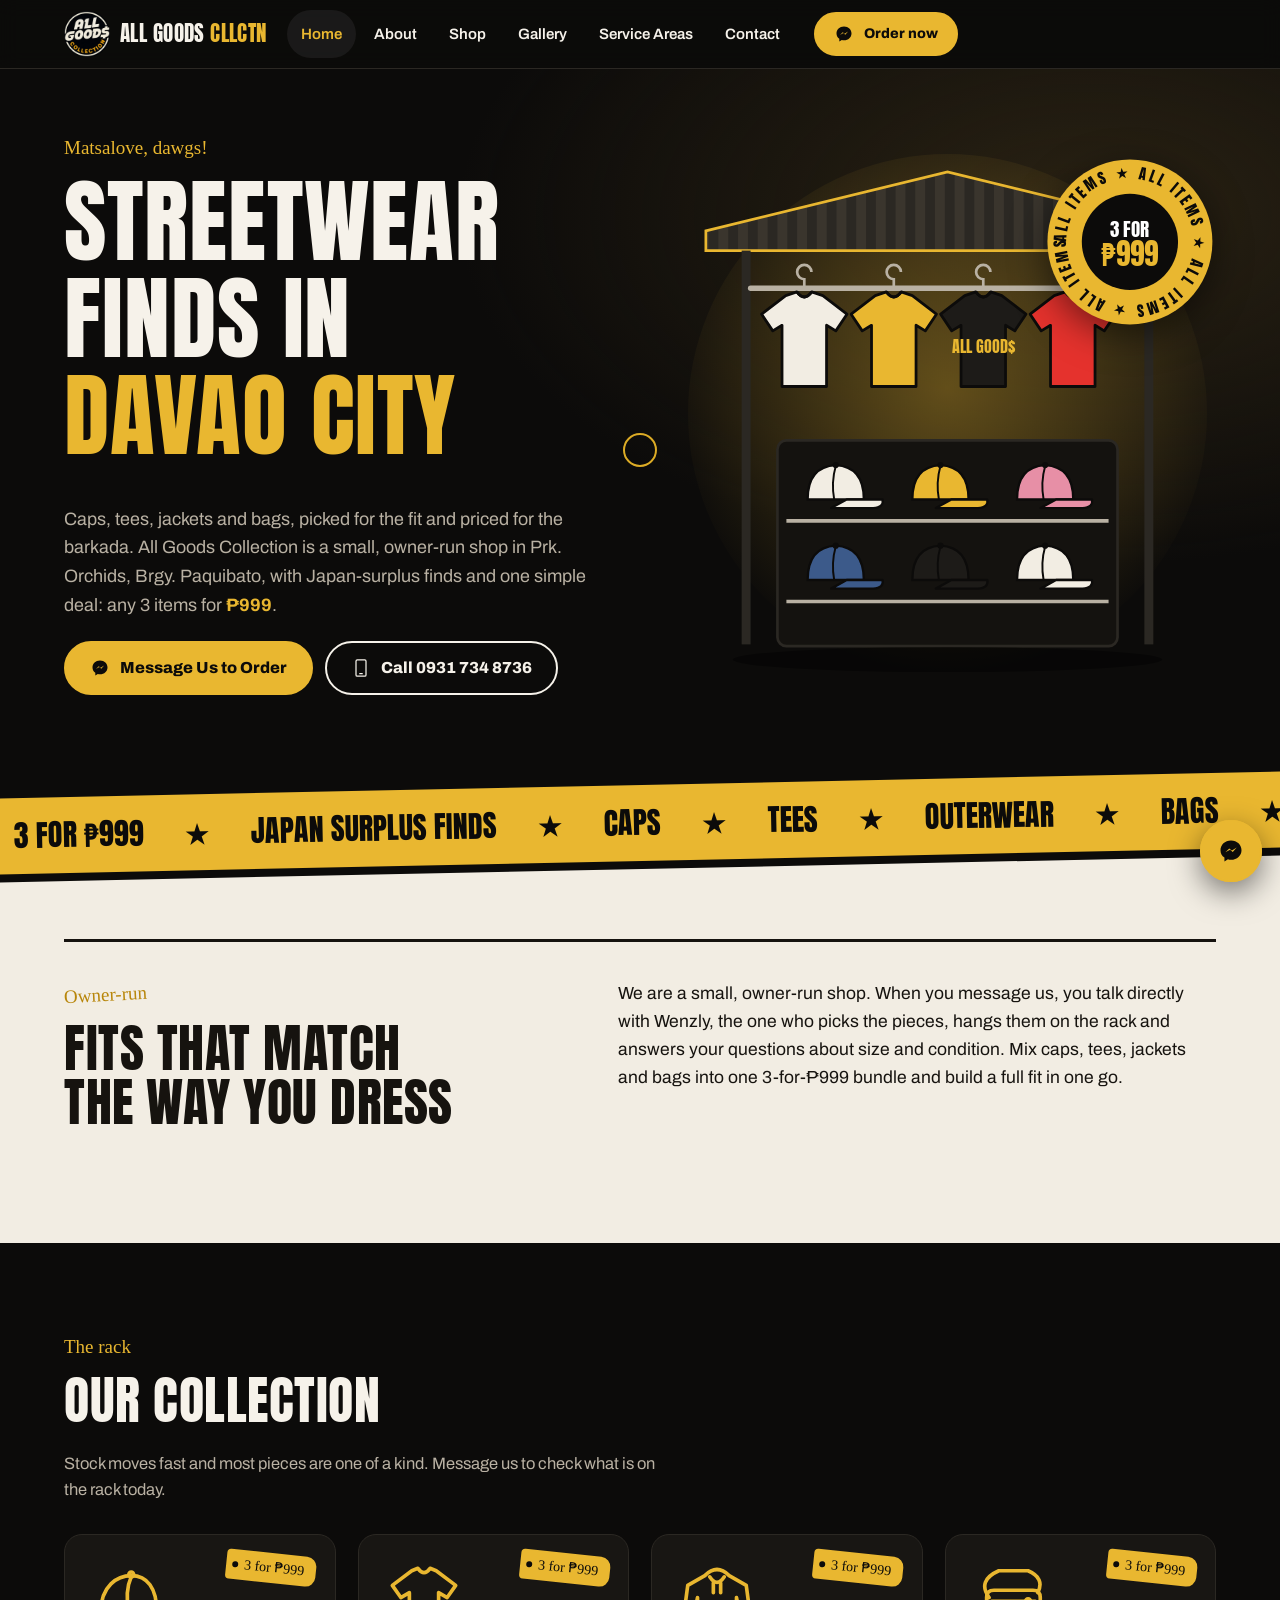
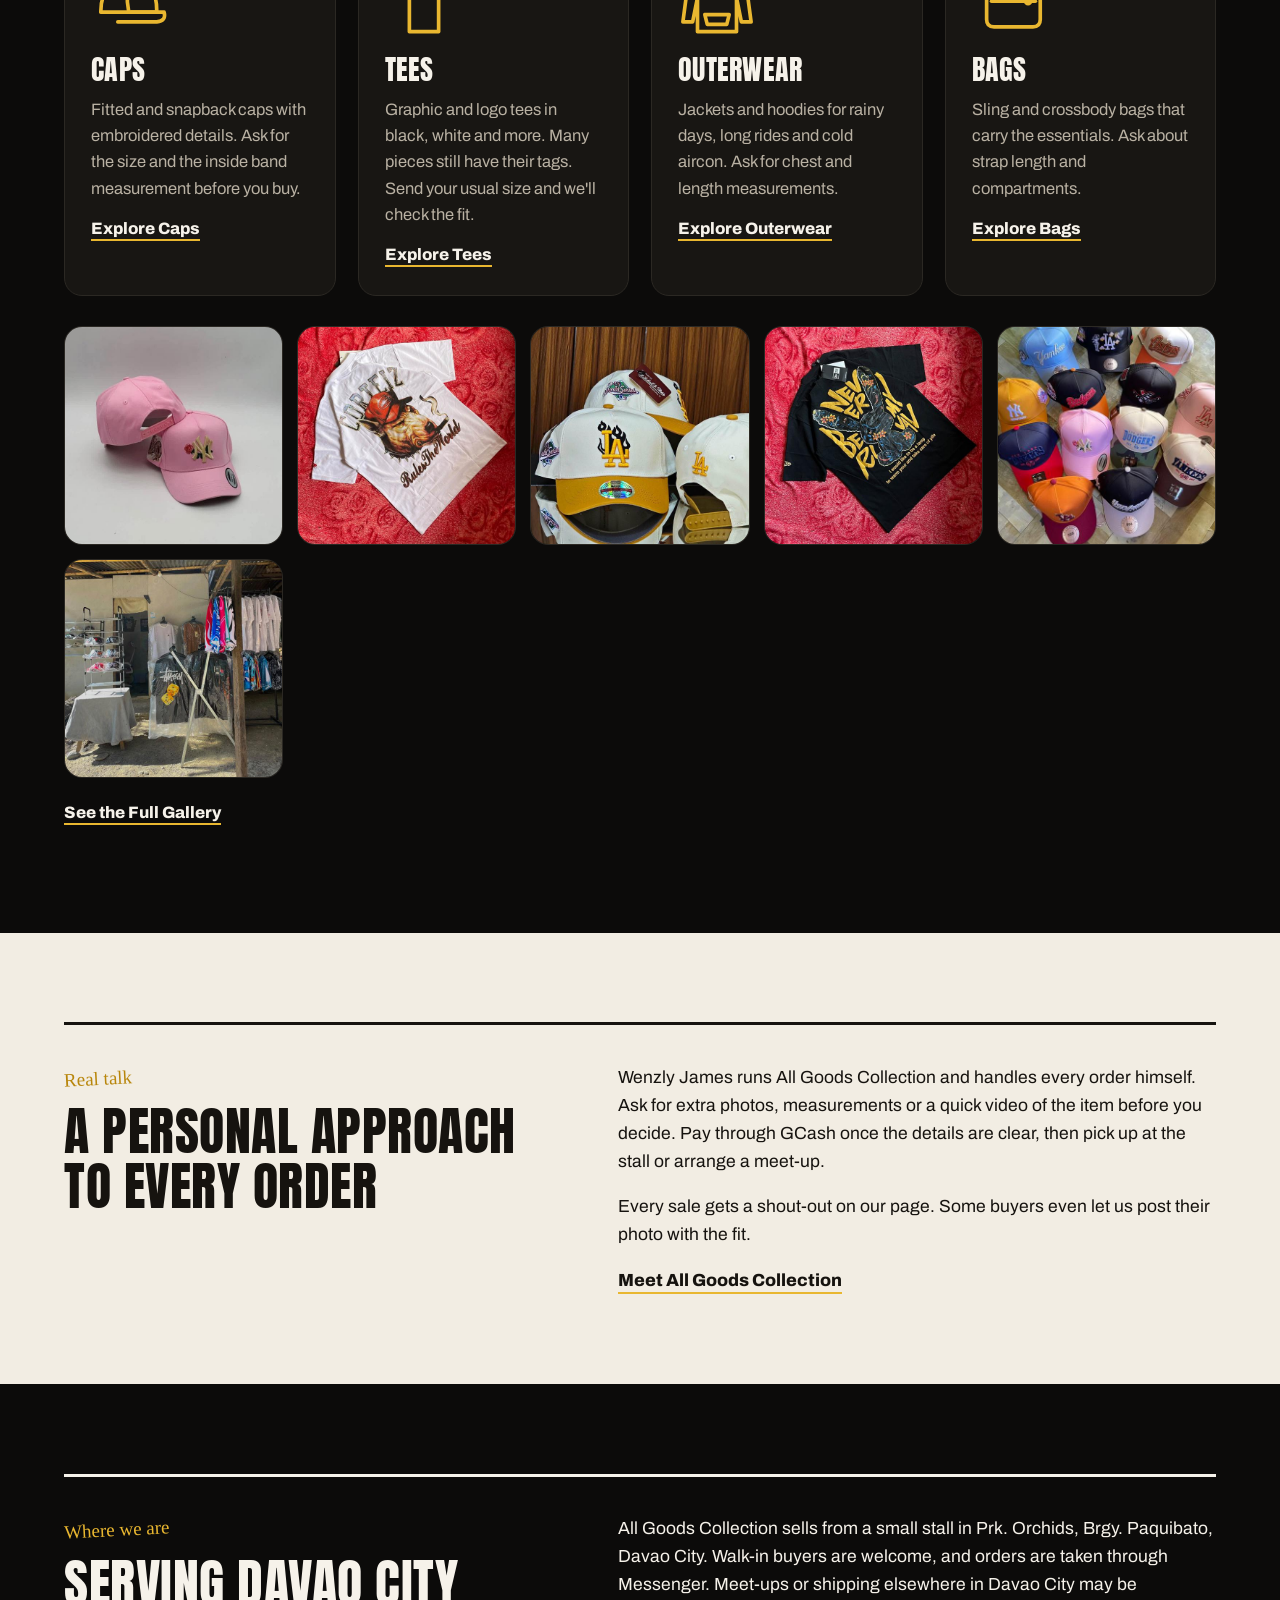
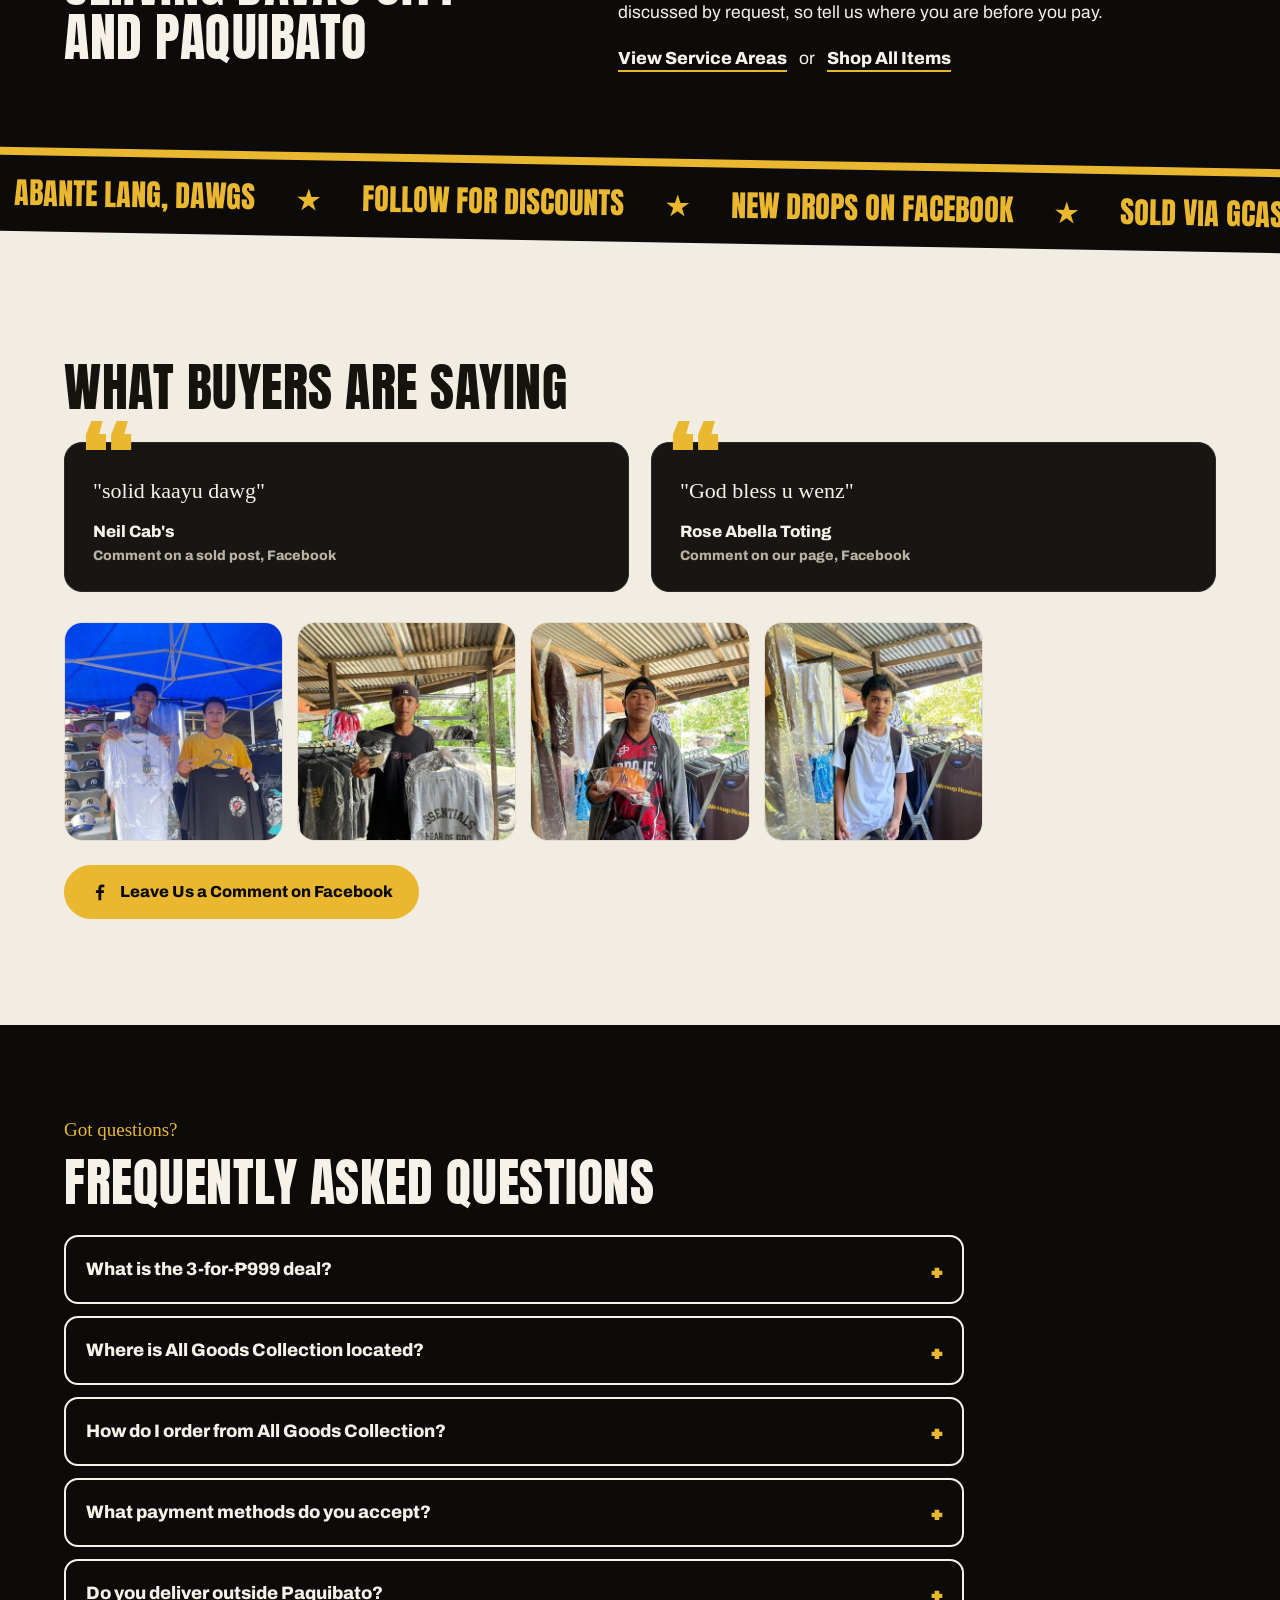
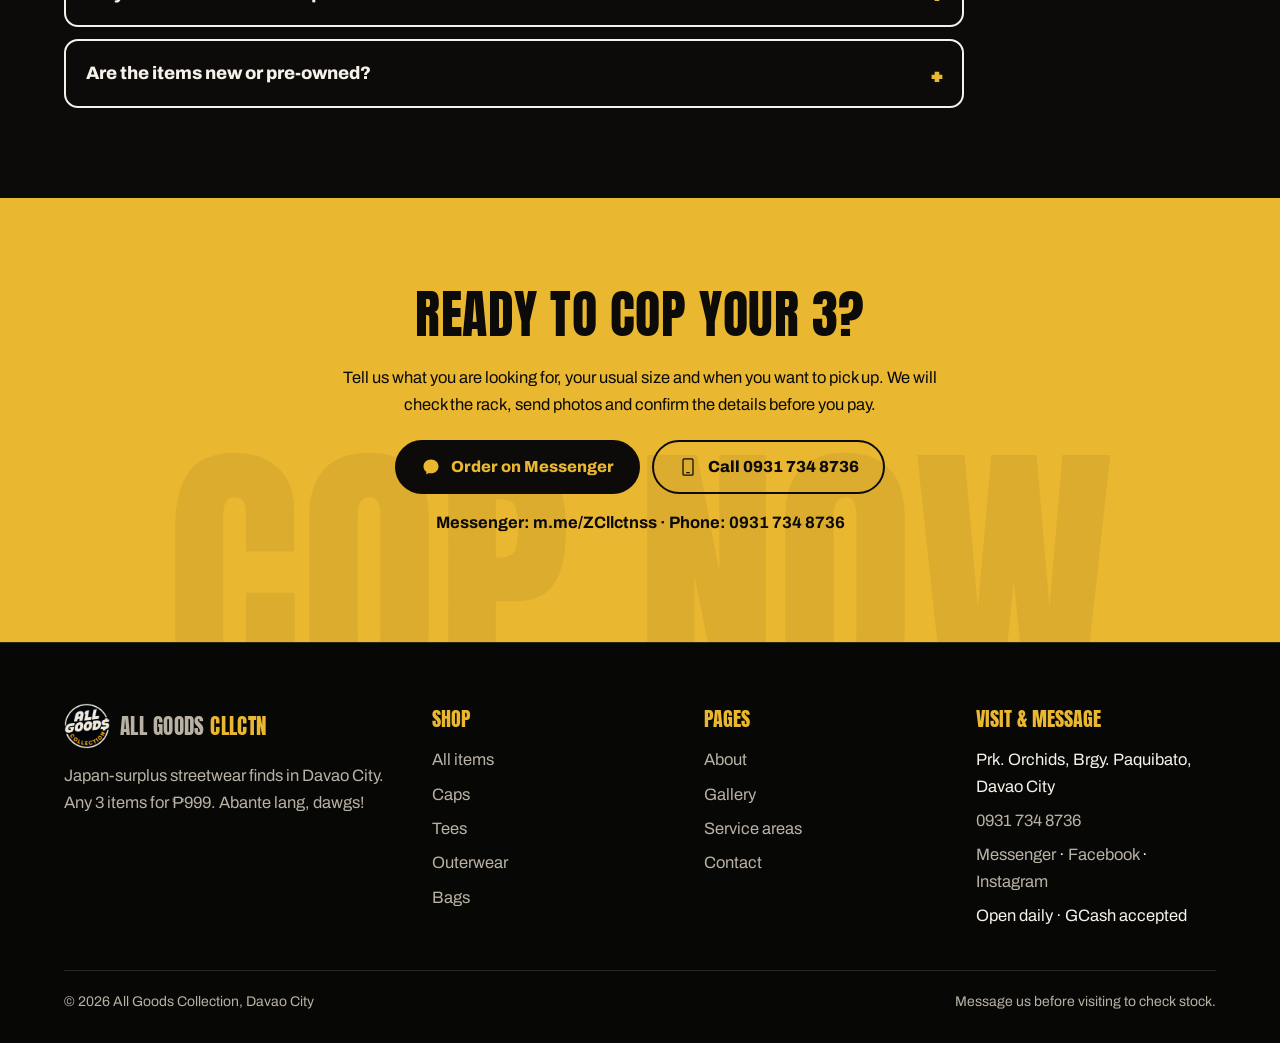
<file: index.html>
<!DOCTYPE html>
<html lang="en-PH"><head><meta charset="utf-8"><meta name="viewport" content="width=device-width, initial-scale=1">
<title>Streetwear Shop in Davao City | All Goods Collection</title><meta name="description" content="Shop Japan-surplus streetwear in Davao City at All Goods Collection: caps, tees, jackets and bags, any 3 for ₱999. Message us on Messenger to order.">

<meta name="theme-color" content="#0c0b0a">
<link rel="preconnect" href="https://fonts.googleapis.com"><link rel="preconnect" href="https://fonts.gstatic.com" crossorigin>
<link href="https://fonts.googleapis.com/css2?family=Anton&family=Archivo:wght@400;600;800&family=Permanent+Marker&display=swap" rel="stylesheet">
<link rel="stylesheet" href="css/style.css"><!-- seo -->
<link rel="canonical" href="https://carl4webdev.github.io/all-goods-collection-site/">
<meta name="robots" content="index, follow, max-image-preview:large, max-snippet:-1">
<meta name="author" content="All Goods Collection">
<meta name="geo.region" content="PH-DAS"><meta name="geo.placename" content="Davao City">
<meta property="og:type" content="website"><meta property="og:site_name" content="All Goods Collection"><meta property="og:locale" content="en_PH">
<meta property="og:url" content="https://carl4webdev.github.io/all-goods-collection-site/"><meta property="og:title" content="Streetwear Shop in Davao City | All Goods Collection"><meta property="og:description" content="Shop Japan-surplus streetwear in Davao City at All Goods Collection: caps, tees, jackets and bags, any 3 for ₱999. Message us on Messenger to order.">
<meta property="og:image" content="https://carl4webdev.github.io/all-goods-collection-site/og-image.png"><meta property="og:image:width" content="1200"><meta property="og:image:height" content="630"><meta property="og:image:alt" content="All Goods Collection: streetwear in Davao City, any 3 items for ₱999">
<meta name="twitter:card" content="summary_large_image"><meta name="twitter:title" content="Streetwear Shop in Davao City | All Goods Collection"><meta name="twitter:description" content="Shop Japan-surplus streetwear in Davao City at All Goods Collection: caps, tees, jackets and bags, any 3 for ₱999. Message us on Messenger to order."><meta name="twitter:image" content="https://carl4webdev.github.io/all-goods-collection-site/og-image.png">
<link rel="icon" href="favicon-32.png" sizes="32x32" type="image/png"><link rel="icon" href="favicon-48.png" sizes="48x48" type="image/png"><link rel="apple-touch-icon" href="apple-touch-icon.png"><link rel="manifest" href="site.webmanifest">
<link rel="sitemap" type="application/xml" href="sitemap.xml">
<script type="application/ld+json">{"@context":"https://schema.org","@graph":[{"@type":"ClothingStore","@id":"https://carl4webdev.github.io/all-goods-collection-site/#store","name":"All Goods Collection","alternateName":"All Goods Cllctn","description":"Owner-run streetwear shop in Prk. Orchids, Brgy. Paquibato, Davao City selling Japan-surplus caps, tees, jackets, hoodies and bags. Any 3 items for ₱999. Orders through Messenger; GCash accepted.","url":"https://carl4webdev.github.io/all-goods-collection-site/","logo":"https://carl4webdev.github.io/all-goods-collection-site/icon-512.png","image":["https://carl4webdev.github.io/all-goods-collection-site/og-image.png","https://carl4webdev.github.io/all-goods-collection-site/images/photos/stall-front.jpg","https://carl4webdev.github.io/all-goods-collection-site/images/photos/cap-wall.jpg"],"telephone":"+639317348736","address":{"@type":"PostalAddress","streetAddress":"Prk. Orchids, Brgy. Paquibato","addressLocality":"Davao City","addressRegion":"Davao del Sur","addressCountry":"PH"},"areaServed":[{"@type":"Place","name":"Paquibato, Davao City"},{"@type":"City","name":"Davao City"}],"openingHours":"Mo-Su","paymentAccepted":"GCash","currenciesAccepted":"PHP","priceRange":"₱","founder":{"@id":"https://carl4webdev.github.io/all-goods-collection-site/#owner"},"contactPoint":{"@type":"ContactPoint","telephone":"+639317348736","contactType":"sales","areaServed":"PH","availableLanguage":["English","Filipino","Cebuano"],"url":"https://m.me/ZCllctnss"},"hasOfferCatalog":{"@type":"OfferCatalog","name":"Japan-surplus streetwear","itemListElement":[{"@type":"OfferCatalog","name":"Caps","url":"https://carl4webdev.github.io/all-goods-collection-site/caps.html"},{"@type":"OfferCatalog","name":"Tees","url":"https://carl4webdev.github.io/all-goods-collection-site/tees.html"},{"@type":"OfferCatalog","name":"Outerwear","url":"https://carl4webdev.github.io/all-goods-collection-site/outerwear.html"},{"@type":"OfferCatalog","name":"Bags","url":"https://carl4webdev.github.io/all-goods-collection-site/bags.html"}]},"makesOffer":{"@type":"Offer","name":"Any 3 items for ₱999","price":"999","priceCurrency":"PHP","description":"Mix any 3 caps, tees, outerwear or bags for ₱999. Promos can change; confirm when ordering."},"sameAs":["https://www.facebook.com/ZCllctnss","https://www.instagram.com/w1nsloy_/","https://m.me/ZCllctnss"]},{"@type":"WebSite","@id":"https://carl4webdev.github.io/all-goods-collection-site/#website","url":"https://carl4webdev.github.io/all-goods-collection-site/","name":"All Goods Collection","inLanguage":"en-PH","publisher":{"@id":"https://carl4webdev.github.io/all-goods-collection-site/#store"}},{"@type":"Person","@id":"https://carl4webdev.github.io/all-goods-collection-site/#owner","name":"Wenzly James","jobTitle":"Owner","worksFor":{"@id":"https://carl4webdev.github.io/all-goods-collection-site/#store"}},{"@type":"BreadcrumbList","@id":"https://carl4webdev.github.io/all-goods-collection-site/#breadcrumb","itemListElement":[{"@type":"ListItem","position":1,"name":"Home","item":"https://carl4webdev.github.io/all-goods-collection-site/"}]},{"@type":"WebPage","@id":"https://carl4webdev.github.io/all-goods-collection-site/#webpage","url":"https://carl4webdev.github.io/all-goods-collection-site/","name":"Streetwear Shop in Davao City | All Goods Collection","description":"Shop Japan-surplus streetwear in Davao City at All Goods Collection: caps, tees, jackets and bags, any 3 for ₱999. Message us on Messenger to order.","headline":"Streetwear Finds in Davao City","inLanguage":"en-PH","isPartOf":{"@id":"https://carl4webdev.github.io/all-goods-collection-site/#website"},"about":{"@id":"https://carl4webdev.github.io/all-goods-collection-site/#store"},"breadcrumb":{"@id":"https://carl4webdev.github.io/all-goods-collection-site/#breadcrumb"},"primaryImageOfPage":{"@type":"ImageObject","url":"https://carl4webdev.github.io/all-goods-collection-site/og-image.png","width":1200,"height":630},"dateModified":"2026-11-23","image":[{"@type":"ImageObject","contentUrl":"https://carl4webdev.github.io/all-goods-collection-site/images/photos/pink-ny-rose-cap.jpg","thumbnailUrl":"https://carl4webdev.github.io/all-goods-collection-site/images/photos/pink-ny-rose-cap-sm.jpg","caption":"Pink NY cap with an embroidered rose","creditText":"All Goods Collection","copyrightNotice":"All Goods Collection"},{"@type":"ImageObject","contentUrl":"https://carl4webdev.github.io/all-goods-collection-site/images/photos/white-bulldog-graphic-tee.jpg","thumbnailUrl":"https://carl4webdev.github.io/all-goods-collection-site/images/photos/white-bulldog-graphic-tee-sm.jpg","caption":"White graphic tee with a bulldog print","creditText":"All Goods Collection","copyrightNotice":"All Goods Collection"},{"@type":"ImageObject","contentUrl":"https://carl4webdev.github.io/all-goods-collection-site/images/photos/cream-gold-la-flame-cap.jpg","thumbnailUrl":"https://carl4webdev.github.io/all-goods-collection-site/images/photos/cream-gold-la-flame-cap-sm.jpg","caption":"Cream and gold LA flame-logo cap","creditText":"All Goods Collection","copyrightNotice":"All Goods Collection"},{"@type":"ImageObject","contentUrl":"https://carl4webdev.github.io/all-goods-collection-site/images/photos/black-gold-butterfly-tee.jpg","thumbnailUrl":"https://carl4webdev.github.io/all-goods-collection-site/images/photos/black-gold-butterfly-tee-sm.jpg","caption":"Black tee with a gold butterfly graphic","creditText":"All Goods Collection","copyrightNotice":"All Goods Collection"},{"@type":"ImageObject","contentUrl":"https://carl4webdev.github.io/all-goods-collection-site/images/photos/colourful-cap-drop.jpg","thumbnailUrl":"https://carl4webdev.github.io/all-goods-collection-site/images/photos/colourful-cap-drop-sm.jpg","caption":"A fresh drop of colourful baseball caps","creditText":"All Goods Collection","copyrightNotice":"All Goods Collection"},{"@type":"ImageObject","contentUrl":"https://carl4webdev.github.io/all-goods-collection-site/images/photos/stall-front.jpg","thumbnailUrl":"https://carl4webdev.github.io/all-goods-collection-site/images/photos/stall-front-sm.jpg","caption":"The All Goods Collection stall in Prk. Orchids Brgy. Paquibato Davao City","creditText":"All Goods Collection","copyrightNotice":"All Goods Collection"},{"@type":"ImageObject","contentUrl":"https://carl4webdev.github.io/all-goods-collection-site/images/photos/buyers-new-tees.jpg","thumbnailUrl":"https://carl4webdev.github.io/all-goods-collection-site/images/photos/buyers-new-tees-sm.jpg","caption":"Buyers with their new tees at the stall","creditText":"All Goods Collection","copyrightNotice":"All Goods Collection"},{"@type":"ImageObject","contentUrl":"https://carl4webdev.github.io/all-goods-collection-site/images/photos/buyer-cap-and-tee.jpg","thumbnailUrl":"https://carl4webdev.github.io/all-goods-collection-site/images/photos/buyer-cap-and-tee-sm.jpg","caption":"Buyer with a new cap and tee","creditText":"All Goods Collection","copyrightNotice":"All Goods Collection"},{"@type":"ImageObject","contentUrl":"https://carl4webdev.github.io/all-goods-collection-site/images/photos/buyer-cap-pickup.jpg","thumbnailUrl":"https://carl4webdev.github.io/all-goods-collection-site/images/photos/buyer-cap-pickup-sm.jpg","caption":"Buyer picking up a new cap","creditText":"All Goods Collection","copyrightNotice":"All Goods Collection"},{"@type":"ImageObject","contentUrl":"https://carl4webdev.github.io/all-goods-collection-site/images/photos/buyer-new-cap.jpg","thumbnailUrl":"https://carl4webdev.github.io/all-goods-collection-site/images/photos/buyer-new-cap-sm.jpg","caption":"Buyer with a new cap at the stall","creditText":"All Goods Collection","copyrightNotice":"All Goods Collection"}]},{"@type":"FAQPage","@id":"https://carl4webdev.github.io/all-goods-collection-site/#faq","mainEntity":[{"@type":"Question","name":"What is the 3-for-₱999 deal?","acceptedAnswer":{"@type":"Answer","text":"Mix any 3 items from the rack, whether caps, tees, outerwear or bags, and pay ₱999 for the bundle. Confirm the deal when you order, since promos can change."}},{"@type":"Question","name":"Where is All Goods Collection located?","acceptedAnswer":{"@type":"Answer","text":"We sell from a small stall in Prk. Orchids, Brgy. Paquibato, Davao City. Walk-in buyers are welcome, but message us before visiting to check stock."}},{"@type":"Question","name":"How do I order from All Goods Collection?","acceptedAnswer":{"@type":"Answer","text":"Message us on Messenger at m.me/ZCllctnss or call 0931 734 8736. Tell us what you are looking for and your usual size. We will send photos and measurements and confirm the details before you pay."}},{"@type":"Question","name":"What payment methods do you accept?","acceptedAnswer":{"@type":"Answer","text":"We accept GCash. Send payment only after the item, total and pickup details are agreed, and keep your receipt."}},{"@type":"Question","name":"Do you deliver outside Paquibato?","acceptedAnswer":{"@type":"Answer","text":"Pickup at the stall is the default. Meet-ups or shipping elsewhere in Davao City may be discussed by request, so tell us where you are before you pay."}},{"@type":"Question","name":"Are the items new or pre-owned?","acceptedAnswer":{"@type":"Answer","text":"Our pieces are Japan-surplus finds, so condition varies from item to item, and many tees still have their tags. Ask for close-up photos of any marks or fading before you decide."}}],"isPartOf":{"@id":"https://carl4webdev.github.io/all-goods-collection-site/#webpage"}}]}</script>
<!-- /seo --></head>
<body><svg width="0" height="0" style="position:absolute" aria-hidden="true"><defs>
<symbol id="logo" viewBox="0 0 200 200"><image href="images/logo.png" width="200" height="200"/></symbol>
<symbol id="teeF" viewBox="0 0 100 110"><path d="M30 8 L42 4 Q50 15 58 4 L70 8 L96 28 L84 46 L74 40 L74 106 L26 106 L26 40 L16 46 L4 28 Z" fill="currentColor" stroke="#0c0b0a" stroke-width="3" stroke-linejoin="round"/><path d="M42 4 Q50 15 58 4" fill="none" stroke="#0c0b0a" stroke-width="3"/></symbol>
<symbol id="capF" viewBox="0 0 110 70"><path d="M10 50 Q10 8 46 6 Q82 8 82 50 Z" fill="currentColor" stroke="#0c0b0a" stroke-width="3"/><path d="M60 50 H106 Q108 60 94 61 H40 Z" fill="currentColor" stroke="#0c0b0a" stroke-width="3" stroke-linejoin="round"/><path d="M46 7 Q40 28 44 50" fill="none" stroke="#0c0b0a" stroke-width="2.5"/><circle cx="46" cy="6" r="4" fill="#0c0b0a"/></symbol>
<symbol id="i-cap" viewBox="0 0 64 64"><g fill="none" stroke="currentColor" stroke-width="3" stroke-linecap="round" stroke-linejoin="round"><path d="M8 42 C8 20 22 12 33 12 C46 12 54 22 54 42 Z"/><path d="M33 42 H60 Q62 49 54 50 H22"/><path d="M33 13 C29 22 29 32 31 42"/><circle cx="33" cy="11" r="2"/></g></symbol>
<symbol id="i-tee" viewBox="0 0 64 64"><path d="M22 8 L27 6 Q32 13 37 6 L42 8 L58 20 L51 30 L44 26 V58 H20 V26 L13 30 L6 20 Z" fill="none" stroke="currentColor" stroke-width="3" stroke-linejoin="round"/></symbol>
<symbol id="i-hoodie" viewBox="0 0 64 64"><g fill="none" stroke="currentColor" stroke-width="3" stroke-linecap="round" stroke-linejoin="round"><path d="M22 12 Q32 2 42 12 L56 20 L60 50 L52 50 L48 30 V58 H16 V30 L12 50 L4 50 L8 20 Z"/><path d="M26 13 Q32 22 38 13"/><path d="M22 44 H42 L40 52 H24 Z"/><path d="M29 18 V26 M35 18 V26"/></g></symbol>
<symbol id="i-bag" viewBox="0 0 64 64"><g fill="none" stroke="currentColor" stroke-width="3" stroke-linecap="round" stroke-linejoin="round"><path d="M12 30 Q12 24 18 24 H50 Q56 24 56 30 V48 Q56 54 50 54 H18 Q12 54 12 48 Z"/><path d="M16 33 H52"/><path d="M14 30 Q4 16 22 8 H46 Q60 14 54 26"/><circle cx="46" cy="33" r="2"/></g></symbol>
<symbol id="i-msg" viewBox="0 0 64 64"><path d="M32 8 C18 8 8 18 8 30 C8 37 11 43 17 47 V56 L25 51 C27 52 30 52 32 52 C46 52 56 42 56 30 C56 18 46 8 32 8 Z" fill="currentColor"/><path d="M19 35 L28 26 L34 31 L45 24 L36 34 L30 29 Z" fill="#e9b730"/></symbol>
<symbol id="i-phone" viewBox="0 0 64 64"><path d="M20 6 H44 Q48 6 48 10 V54 Q48 58 44 58 H20 Q16 58 16 54 V10 Q16 6 20 6 Z M28 50 H36" fill="none" stroke="currentColor" stroke-width="4" stroke-linecap="round"/></symbol>
<symbol id="i-ig" viewBox="0 0 64 64"><g fill="none" stroke="currentColor" stroke-width="4"><rect x="10" y="10" width="44" height="44" rx="13"/><circle cx="32" cy="32" r="10"/></g><circle cx="45" cy="19" r="3" fill="currentColor"/></symbol>
<symbol id="i-fb" viewBox="0 0 64 64"><path d="M36 58 V35 H44 L45 26 H36 V21 Q36 17 40 17 H46 V9 Q42 8 38 8 Q27 8 27 20 V26 H19 V35 H27 V58 Z" fill="currentColor"/></symbol>
<symbol id="i-pin" viewBox="0 0 64 64"><path d="M32 58 C32 58 12 38 12 24 A20 20 0 0 1 52 24 C52 38 32 58 32 58 Z" fill="currentColor"/><circle cx="32" cy="24" r="7" fill="#e9b730"/></symbol>
<symbol id="i-clock" viewBox="0 0 64 64"><g fill="none" stroke="currentColor" stroke-width="4" stroke-linecap="round"><circle cx="32" cy="32" r="24"/><path d="M32 18 V32 L42 38"/></g></symbol>
<symbol id="i-wallet" viewBox="0 0 64 64"><g fill="none" stroke="currentColor" stroke-width="4" stroke-linejoin="round"><rect x="8" y="16" width="48" height="36" rx="6"/><path d="M40 28 H56 V40 H40 Z"/><path d="M12 16 L40 8 L44 16"/></g></symbol>
<symbol id="i-arrow" viewBox="0 0 64 64"><path d="M10 32 H52 M38 18 L52 32 L38 46" fill="none" stroke="currentColor" stroke-width="5" stroke-linecap="round" stroke-linejoin="round"/></symbol>
</defs></svg>
<div class="curtain" aria-hidden="true"><svg><use href="#logo"/></svg></div><div class="progress" aria-hidden="true"></div><div class="cursor" aria-hidden="true"></div>
<header class="hdr"><div class="wrap">
<a class="brand" href="index.html" aria-label="All Goods Collection home"><svg role="img" aria-label="All Goods Collection logo"><use href="#logo"/></svg><span class="nm">All Goods <span class="gold">Cllctn</span></span></a>
<nav aria-label="Main"><ul class="nav" id="nav"><li><a href="index.html" aria-current="page">Home</a></li><li><a href="about.html">About</a></li><li><a href="shop.html">Shop</a><ul class="drop"><li><a href="caps.html">Caps</a></li><li><a href="tees.html">Tees</a></li><li><a href="outerwear.html">Outerwear</a></li><li><a href="bags.html">Bags</a></li></ul></li><li><a href="gallery.html">Gallery</a></li><li><a href="service-areas.html">Service Areas</a></li><li><a href="contact.html">Contact</a></li></ul></nav>
<a class="btn order" href="https://m.me/ZCllctnss" target="_blank" rel="noopener"><svg class="" aria-hidden="true"><use href="#i-msg"/></svg> Order now</a>
<button class="burger" aria-label="Menu" aria-expanded="false" aria-controls="nav"><span></span><span></span><span></span></button>
</div></header>
<main><section class="band hero"><div class="wrap"><div><span class="tag rv">Matsalove, dawgs!</span>
<h1><span class="w"><span style="animation-delay:0.25s">Streetwear</span></span> <span class="w"><span style="animation-delay:0.33s">Finds</span></span> <span class="w"><span style="animation-delay:0.41s">in</span></span> <span class="w"><span style="animation-delay:0.49s"><em>Davao</em></span></span> <span class="w"><span style="animation-delay:0.57s"><em>City</em></span></span></h1>
<p class="lead rv">Caps, tees, jackets and bags, picked for the fit and priced for the barkada. All Goods Collection is a small, owner-run shop in Prk. Orchids, Brgy. Paquibato, with Japan-surplus finds and one simple deal: any 3 items for <b class="gold">₱999</b>.</p>
<div class="btns rv"><a class="btn" href="https://m.me/ZCllctnss" target="_blank" rel="noopener"><svg class="" aria-hidden="true"><use href="#i-msg"/></svg> Message Us to Order</a><a class="btn ghost" href="tel:+639317348736"><svg class="" aria-hidden="true"><use href="#i-phone"/></svg> Call 0931 734 8736</a></div></div><div class="scene rv r"><svg viewBox="0 0 600 600" role="img" aria-label="Illustration of the All Goods stall: tees swinging on a rail and caps on a wall shelf">
<defs><pattern id="corr" width="22" height="60" patternUnits="userSpaceOnUse"><rect width="22" height="60" fill="#2b2823"/><rect width="11" height="60" fill="#3a352d"/></pattern>
<radialGradient id="glow" cx="50%" cy="45%" r="55%"><stop offset="0" stop-color="#e9b730" stop-opacity=".35"/><stop offset="1" stop-color="#e9b730" stop-opacity="0"/></radialGradient></defs>
<circle cx="300" cy="300" r="290" fill="url(#glow)"/>
<polygon points="30,96 300,30 570,96 570,118 30,118" fill="url(#corr)" stroke="#e9b730" stroke-width="3"/>
<rect x="70" y="118" width="10" height="440" fill="#2b2823"/><rect x="520" y="118" width="10" height="440" fill="#2b2823"/>
<line x1="80" y1="160" x2="520" y2="160" stroke="#b9b1a3" stroke-width="6" stroke-linecap="round"/>
<g class="swing"><path d="M140 160 v-10 a8 8 0 1 1 8 -8" fill="none" stroke="#b9b1a3" stroke-width="3"/><use href="#teeF" x="88" y="160" width="104" height="114" style="color:#f2ede3"/></g>
<g class="swing d1"><path d="M240 160 v-10 a8 8 0 1 1 8 -8" fill="none" stroke="#b9b1a3" stroke-width="3"/><use href="#teeF" x="188" y="160" width="104" height="114" style="color:#e9b730"/></g>
<g class="swing d2"><path d="M340 160 v-10 a8 8 0 1 1 8 -8" fill="none" stroke="#b9b1a3" stroke-width="3"/><use href="#teeF" x="288" y="160" width="104" height="114" style="color:#1d1b18"/><text x="340" y="232" text-anchor="middle" font-family="Anton,sans-serif" font-size="18" fill="#e9b730">ALL GOOD$</text></g>
<g class="swing d3"><path d="M440 160 v-10 a8 8 0 1 1 8 -8" fill="none" stroke="#b9b1a3" stroke-width="3"/><use href="#teeF" x="388" y="160" width="104" height="114" style="color:#e5322d"/></g>
<rect x="110" y="330" width="380" height="230" rx="10" fill="#14120f" stroke="#2b2823" stroke-width="3"/>
<g stroke="#b9b1a3" stroke-width="4"><line x1="120" y1="420" x2="480" y2="420"/><line x1="120" y1="510" x2="480" y2="510"/></g>
<g class="float"><use href="#capF" x="135" y="352" width="96" height="62" style="color:#f2ede3"/><use href="#capF" x="252" y="352" width="96" height="62" style="color:#e9b730"/><use href="#capF" x="369" y="352" width="96" height="62" style="color:#e78fa6"/></g>
<g class="float" style="animation-delay:-2s"><use href="#capF" x="135" y="442" width="96" height="62" style="color:#3c5a8a"/><use href="#capF" x="252" y="442" width="96" height="62" style="color:#1d1b18"/><use href="#capF" x="369" y="442" width="96" height="62" style="color:#f2ede3"/></g>
<ellipse cx="300" cy="575" rx="240" ry="14" fill="#000" opacity=".45"/>
</svg>
<svg class="sticker" viewBox="0 0 200 200" aria-hidden="true"><g class="ring"><circle cx="100" cy="100" r="96" fill="#e9b730"/><path id="ring" d="M100 100 m-74 0 a74 74 0 1 1 148 0 a74 74 0 1 1 -148 0" fill="none"/>
<text font-family="Anton,sans-serif" font-size="17" letter-spacing="3" fill="#0c0b0a"><textPath href="#ring">ALL ITEMS ★ ALL ITEMS ★ ALL ITEMS ★ ALL ITEMS ★</textPath></text></g>
<g class="core"><circle cx="100" cy="100" r="56" fill="#0c0b0a"/><text x="100" y="94" text-anchor="middle" font-family="Anton,sans-serif" font-size="22" fill="#fff">3 FOR</text><text x="100" y="128" text-anchor="middle" font-family="Anton,sans-serif" font-size="34" fill="#e9b730">₱999</text></g></svg></div></div></section>
<div class="marquee" aria-hidden="true"><div class="track"><span>3 for ₱999</span><span>Japan surplus finds</span><span>Caps</span><span>Tees</span><span>Outerwear</span><span>Bags</span><span>Prk. Orchids, Paquibato</span><span>GCash accepted</span><span>3 for ₱999</span><span>Japan surplus finds</span><span>Caps</span><span>Tees</span><span>Outerwear</span><span>Bags</span><span>Prk. Orchids, Paquibato</span><span>GCash accepted</span></div></div>
<section class="band bone"><div class="wrap split"><div class="rv l"><span class="tag">Owner-run</span><h2>Fits That Match the Way You Dress</h2></div><div class="rv r body"><p>We are a small, owner-run shop. When you message us, you talk directly with Wenzly, the one who picks the pieces, hangs them on the rack and answers your questions about size and condition. Mix caps, tees, jackets and bags into one 3-for-₱999 bundle and build a full fit in one go.</p></div></div></section>
<section class="band"><div class="wrap"><span class="tag rv">The rack</span><h2 class="rv">Our Collection</h2><p class="mute rv">Stock moves fast and most pieces are one of a kind. Message us to check what is on the rack today.</p><div class="grid" data-stagger><article class="card"><span class="hangtag">3 for ₱999</span><svg class="ic" aria-hidden="true"><use href="#i-cap"/></svg><h3>Caps</h3><p>Fitted and snapback caps with embroidered details. Ask for the size and the inside band measurement before you buy.</p><a class="link" href="caps.html">Explore Caps</a></article><article class="card"><span class="hangtag">3 for ₱999</span><svg class="ic" aria-hidden="true"><use href="#i-tee"/></svg><h3>Tees</h3><p>Graphic and logo tees in black, white and more. Many pieces still have their tags. Send your usual size and we'll check the fit.</p><a class="link" href="tees.html">Explore Tees</a></article><article class="card"><span class="hangtag">3 for ₱999</span><svg class="ic" aria-hidden="true"><use href="#i-hoodie"/></svg><h3>Outerwear</h3><p>Jackets and hoodies for rainy days, long rides and cold aircon. Ask for chest and length measurements.</p><a class="link" href="outerwear.html">Explore Outerwear</a></article><article class="card"><span class="hangtag">3 for ₱999</span><svg class="ic" aria-hidden="true"><use href="#i-bag"/></svg><h3>Bags</h3><p>Sling and crossbody bags that carry the essentials. Ask about strap length and compartments.</p><a class="link" href="bags.html">Explore Bags</a></article></div><div class="photos" data-stagger><!-- photos:home --><figure class="shot"><a href="images/photos/pink-ny-rose-cap.jpg"><img src="images/photos/pink-ny-rose-cap-sm.jpg" width="600" height="600" alt="Pink NY cap with an embroidered rose" loading="lazy" decoding="async"></a><figcaption>Pink NY cap with an embroidered rose</figcaption></figure><figure class="shot"><a href="images/photos/white-bulldog-graphic-tee.jpg"><img src="images/photos/white-bulldog-graphic-tee-sm.jpg" width="600" height="600" alt="White graphic tee with a bulldog print" loading="lazy" decoding="async"></a><figcaption>White graphic tee with a bulldog print</figcaption></figure><figure class="shot"><a href="images/photos/cream-gold-la-flame-cap.jpg"><img src="images/photos/cream-gold-la-flame-cap-sm.jpg" width="600" height="600" alt="Cream and gold LA flame-logo cap" loading="lazy" decoding="async"></a><figcaption>Cream and gold LA flame-logo cap</figcaption></figure><figure class="shot"><a href="images/photos/black-gold-butterfly-tee.jpg"><img src="images/photos/black-gold-butterfly-tee-sm.jpg" width="600" height="600" alt="Black tee with a gold butterfly graphic" loading="lazy" decoding="async"></a><figcaption>Black tee with a gold butterfly graphic</figcaption></figure><figure class="shot"><a href="images/photos/colourful-cap-drop.jpg"><img src="images/photos/colourful-cap-drop-sm.jpg" width="450" height="600" alt="A fresh drop of colourful baseball caps" loading="lazy" decoding="async"></a><figcaption>A fresh drop of colourful baseball caps</figcaption></figure><figure class="shot"><a href="images/photos/stall-front.jpg"><img src="images/photos/stall-front-sm.jpg" width="600" height="600" alt="The All Goods Collection stall in Prk. Orchids Brgy. Paquibato Davao City" loading="lazy" decoding="async"></a><figcaption>The All Goods Collection stall in Prk. Orchids Brgy. Paquibato Davao City</figcaption></figure><!-- /photos:home --></div><p class="rv" style="margin-top:22px"><a class="link" href="gallery.html">See the Full Gallery</a></p></div></section>
<section class="band bone"><div class="wrap split"><div class="rv l"><span class="tag">Real talk</span><h2>A Personal Approach to Every Order</h2></div><div class="rv r body"><p>Wenzly James runs All Goods Collection and handles every order himself. Ask for extra photos, measurements or a quick video of the item before you decide. Pay through GCash once the details are clear, then pick up at the stall or arrange a meet-up.</p><p>Every sale gets a shout-out on our page. Some buyers even let us post their photo with the fit.</p><p><a class="link" href="about.html">Meet All Goods Collection</a></p></div></div></section>
<section class="band "><div class="wrap split"><div class="rv l"><span class="tag">Where we are</span><h2>Serving Davao City and Paquibato</h2></div><div class="rv r body"><p>All Goods Collection sells from a small stall in Prk. Orchids, Brgy. Paquibato, Davao City. Walk-in buyers are welcome, and orders are taken through Messenger. Meet-ups or shipping elsewhere in Davao City may be discussed by request, so tell us where you are before you pay.</p><p><a class="link" href="service-areas.html">View Service Areas</a> &nbsp; or &nbsp; <a class="link" href="shop.html">Shop All Items</a></p></div></div></section>
<div class="marquee alt" aria-hidden="true"><div class="track"><span>Abante lang, dawgs</span><span>Follow for discounts</span><span>New drops on Facebook</span><span>Sold via GCash</span><span>One-of-one pieces</span><span>Abante lang, dawgs</span><span>Follow for discounts</span><span>New drops on Facebook</span><span>Sold via GCash</span><span>One-of-one pieces</span></div></div>
<section class="band bone"><div class="wrap"><span class="tag rv">From the comments</span><h2 class="rv">What Buyers Are Saying</h2>
<div class="quotes" data-stagger><figure class="quote" style="margin:0"><p>"solid kaayu dawg"</p><figcaption class="who">Neil Cab's<small>Comment on a sold post, Facebook</small></figcaption></figure>
<figure class="quote" style="margin:0"><p>"God bless u wenz"</p><figcaption class="who">Rose Abella Toting<small>Comment on our page, Facebook</small></figcaption></figure></div><div class="photos" data-stagger><!-- photos:home-buyers --><figure class="shot"><a href="images/photos/buyers-new-tees.jpg"><img src="images/photos/buyers-new-tees-sm.jpg" width="450" height="600" alt="Buyers with their new tees at the stall" loading="lazy" decoding="async"></a><figcaption>Buyers with their new tees at the stall</figcaption></figure><figure class="shot"><a href="images/photos/buyer-cap-and-tee.jpg"><img src="images/photos/buyer-cap-and-tee-sm.jpg" width="450" height="600" alt="Buyer with a new cap and tee" loading="lazy" decoding="async"></a><figcaption>Buyer with a new cap and tee</figcaption></figure><figure class="shot"><a href="images/photos/buyer-cap-pickup.jpg"><img src="images/photos/buyer-cap-pickup-sm.jpg" width="450" height="600" alt="Buyer picking up a new cap" loading="lazy" decoding="async"></a><figcaption>Buyer picking up a new cap</figcaption></figure><figure class="shot"><a href="images/photos/buyer-new-cap.jpg"><img src="images/photos/buyer-new-cap-sm.jpg" width="450" height="600" alt="Buyer with a new cap at the stall" loading="lazy" decoding="async"></a><figcaption>Buyer with a new cap at the stall</figcaption></figure><!-- /photos:home-buyers --></div>
<p class="rv" style="margin-top:24px"><a class="btn" href="https://www.facebook.com/ZCllctnss" target="_blank" rel="noopener"><svg class="" aria-hidden="true"><use href="#i-fb"/></svg> Leave Us a Comment on Facebook</a></p></div></section>
<section class="band "><div class="wrap"><span class="tag rv">Got questions?</span><h2 class="rv">Frequently Asked Questions</h2><div class="faq" data-stagger><details><summary>What is the 3-for-₱999 deal?</summary><div class="ans"><p>Mix any 3 items from the rack, whether caps, tees, outerwear or bags, and pay ₱999 for the bundle. Confirm the deal when you order, since promos can change.</p></div></details><details><summary>Where is All Goods Collection located?</summary><div class="ans"><p>We sell from a small stall in Prk. Orchids, Brgy. Paquibato, Davao City. Walk-in buyers are welcome, but message us before visiting to check stock.</p></div></details><details><summary>How do I order from All Goods Collection?</summary><div class="ans"><p>Message us on Messenger at m.me/ZCllctnss or call 0931 734 8736. Tell us what you are looking for and your usual size. We will send photos and measurements and confirm the details before you pay.</p></div></details><details><summary>What payment methods do you accept?</summary><div class="ans"><p>We accept GCash. Send payment only after the item, total and pickup details are agreed, and keep your receipt.</p></div></details><details><summary>Do you deliver outside Paquibato?</summary><div class="ans"><p>Pickup at the stall is the default. Meet-ups or shipping elsewhere in Davao City may be discussed by request, so tell us where you are before you pay.</p></div></details><details><summary>Are the items new or pre-owned?</summary><div class="ans"><p>Our pieces are Japan-surplus finds, so condition varies from item to item, and many tees still have their tags. Ask for close-up photos of any marks or fading before you decide.</p></div></details></div></div></section>
<section class="band ctaband"><div class="bgword" aria-hidden="true">Cop now</div><div class="wrap rv z"><h2>Ready to Cop Your 3?</h2><p>Tell us what you are looking for, your usual size and when you want to pick up. We will check the rack, send photos and confirm the details before you pay.</p>
<div class="btns"><a class="btn" href="https://m.me/ZCllctnss" target="_blank" rel="noopener"><svg class="" aria-hidden="true"><use href="#i-msg"/></svg> Order on Messenger</a><a class="btn ghost" href="tel:+639317348736"><svg class="" aria-hidden="true"><use href="#i-phone"/></svg> Call 0931 734 8736</a></div>
<p style="margin-top:16px;font-weight:700">Messenger: m.me/ZCllctnss · Phone: 0931 734 8736</p></div></section></main>
<footer class="ftr"><div class="wrap">
<div><a class="brand" href="index.html"><svg role="img" aria-label="All Goods Collection logo"><use href="#logo"/></svg><span>All Goods <span class="gold">Cllctn</span></span></a>
<p class="mute" style="margin-top:14px">Japan-surplus streetwear finds in Davao City. Any 3 items for ₱999. Abante lang, dawgs!</p></div>
<div><h4>Shop</h4><ul><li><a href="shop.html">All items</a></li><li><a href="caps.html">Caps</a></li><li><a href="tees.html">Tees</a></li><li><a href="outerwear.html">Outerwear</a></li><li><a href="bags.html">Bags</a></li></ul></div>
<div><h4>Pages</h4><ul><li><a href="about.html">About</a></li><li><a href="gallery.html">Gallery</a></li><li><a href="service-areas.html">Service areas</a></li><li><a href="contact.html">Contact</a></li></ul></div>
<div><h4>Visit &amp; message</h4><ul><li>Prk. Orchids, Brgy. Paquibato, Davao City</li><li><a href="tel:+639317348736">0931 734 8736</a></li><li><a href="https://m.me/ZCllctnss" target="_blank" rel="noopener">Messenger</a> · <a href="https://www.facebook.com/ZCllctnss" target="_blank" rel="noopener">Facebook</a> · <a href="https://www.instagram.com/w1nsloy_/" target="_blank" rel="noopener">Instagram</a></li><li>Open daily · GCash accepted</li></ul></div>
</div><div class="legal"><span>© <span data-year>2026</span> All Goods Collection, Davao City</span><span>Message us before visiting to check stock.</span></div></footer>
<dialog class="lightbox" aria-label="Photo viewer"><button class="lb-close" type="button" aria-label="Close photo">&times;</button><img alt=""><p class="lb-cap"></p></dialog>
<a class="fab" href="https://m.me/ZCllctnss" target="_blank" rel="noopener" aria-label="Order on Messenger"><svg class="" aria-hidden="true"><use href="#i-msg"/></svg></a>
<script src="js/main.js"></script></body></html>
</file>
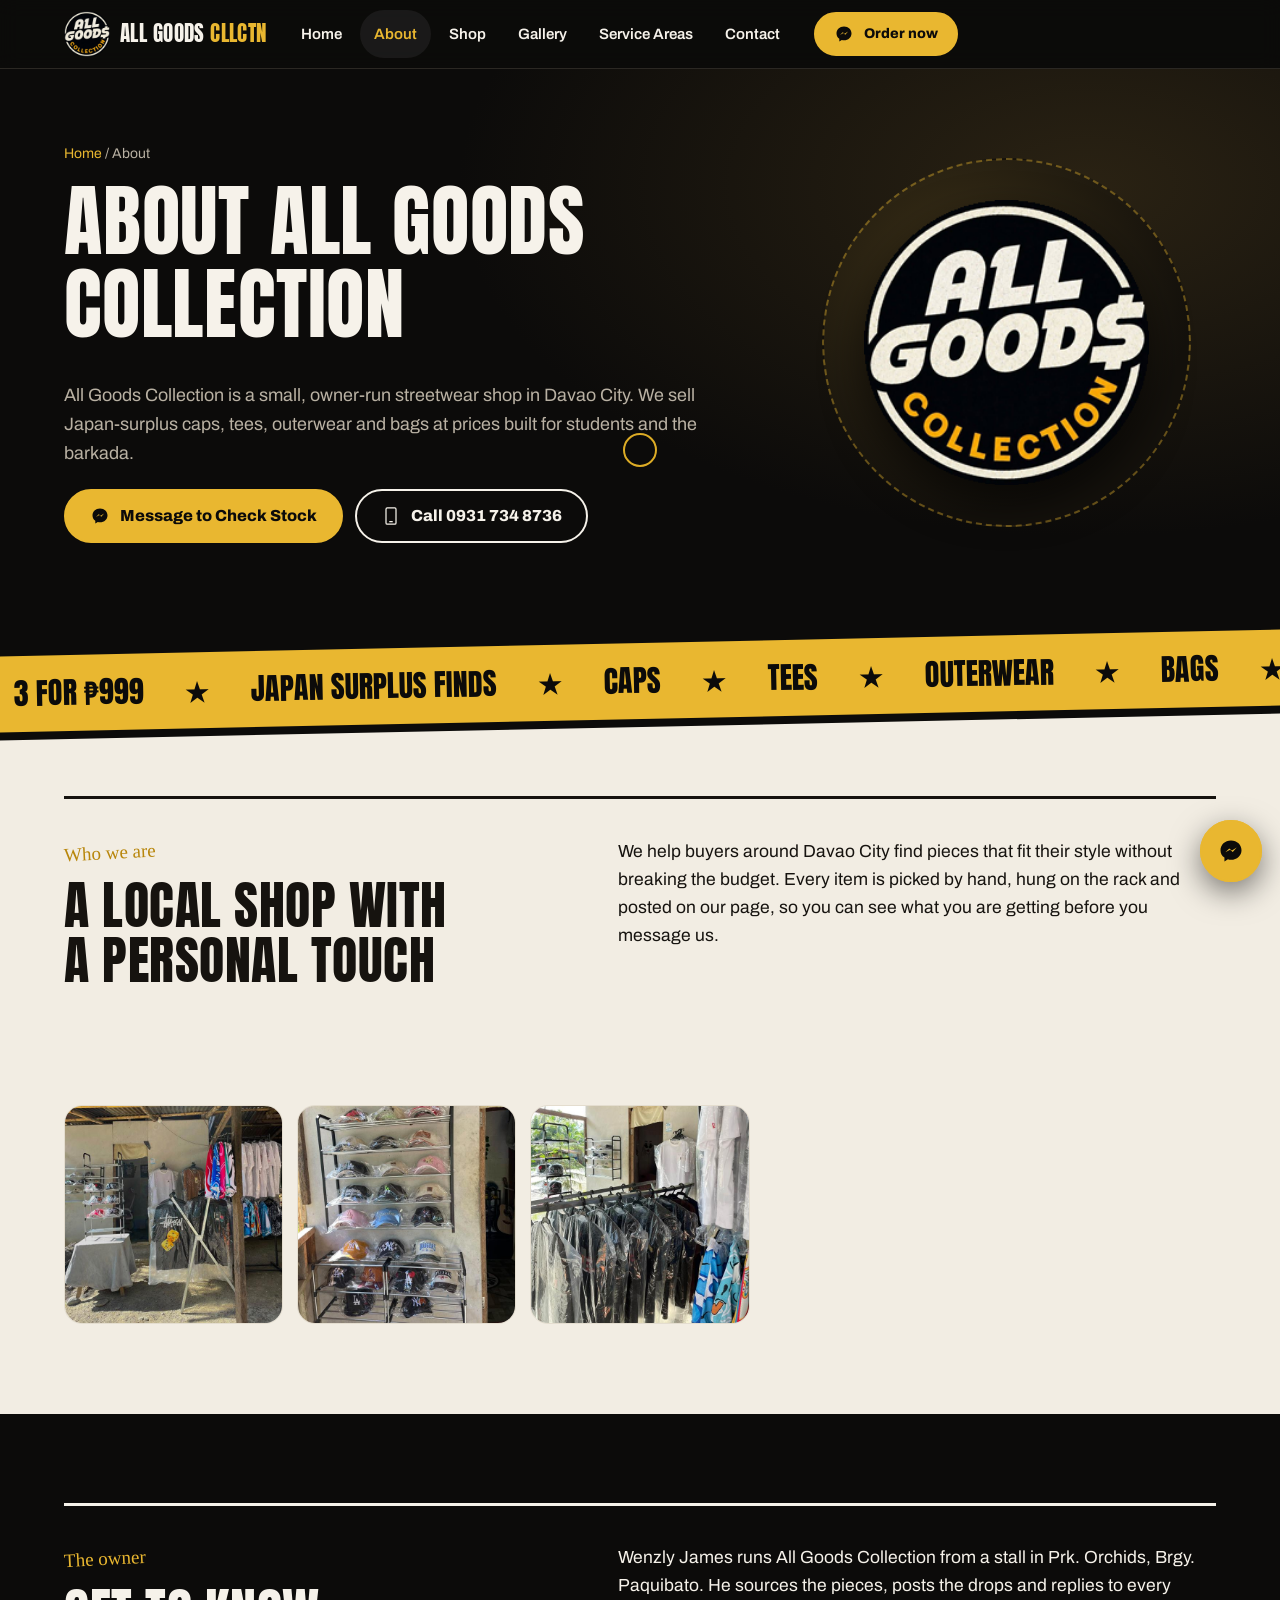
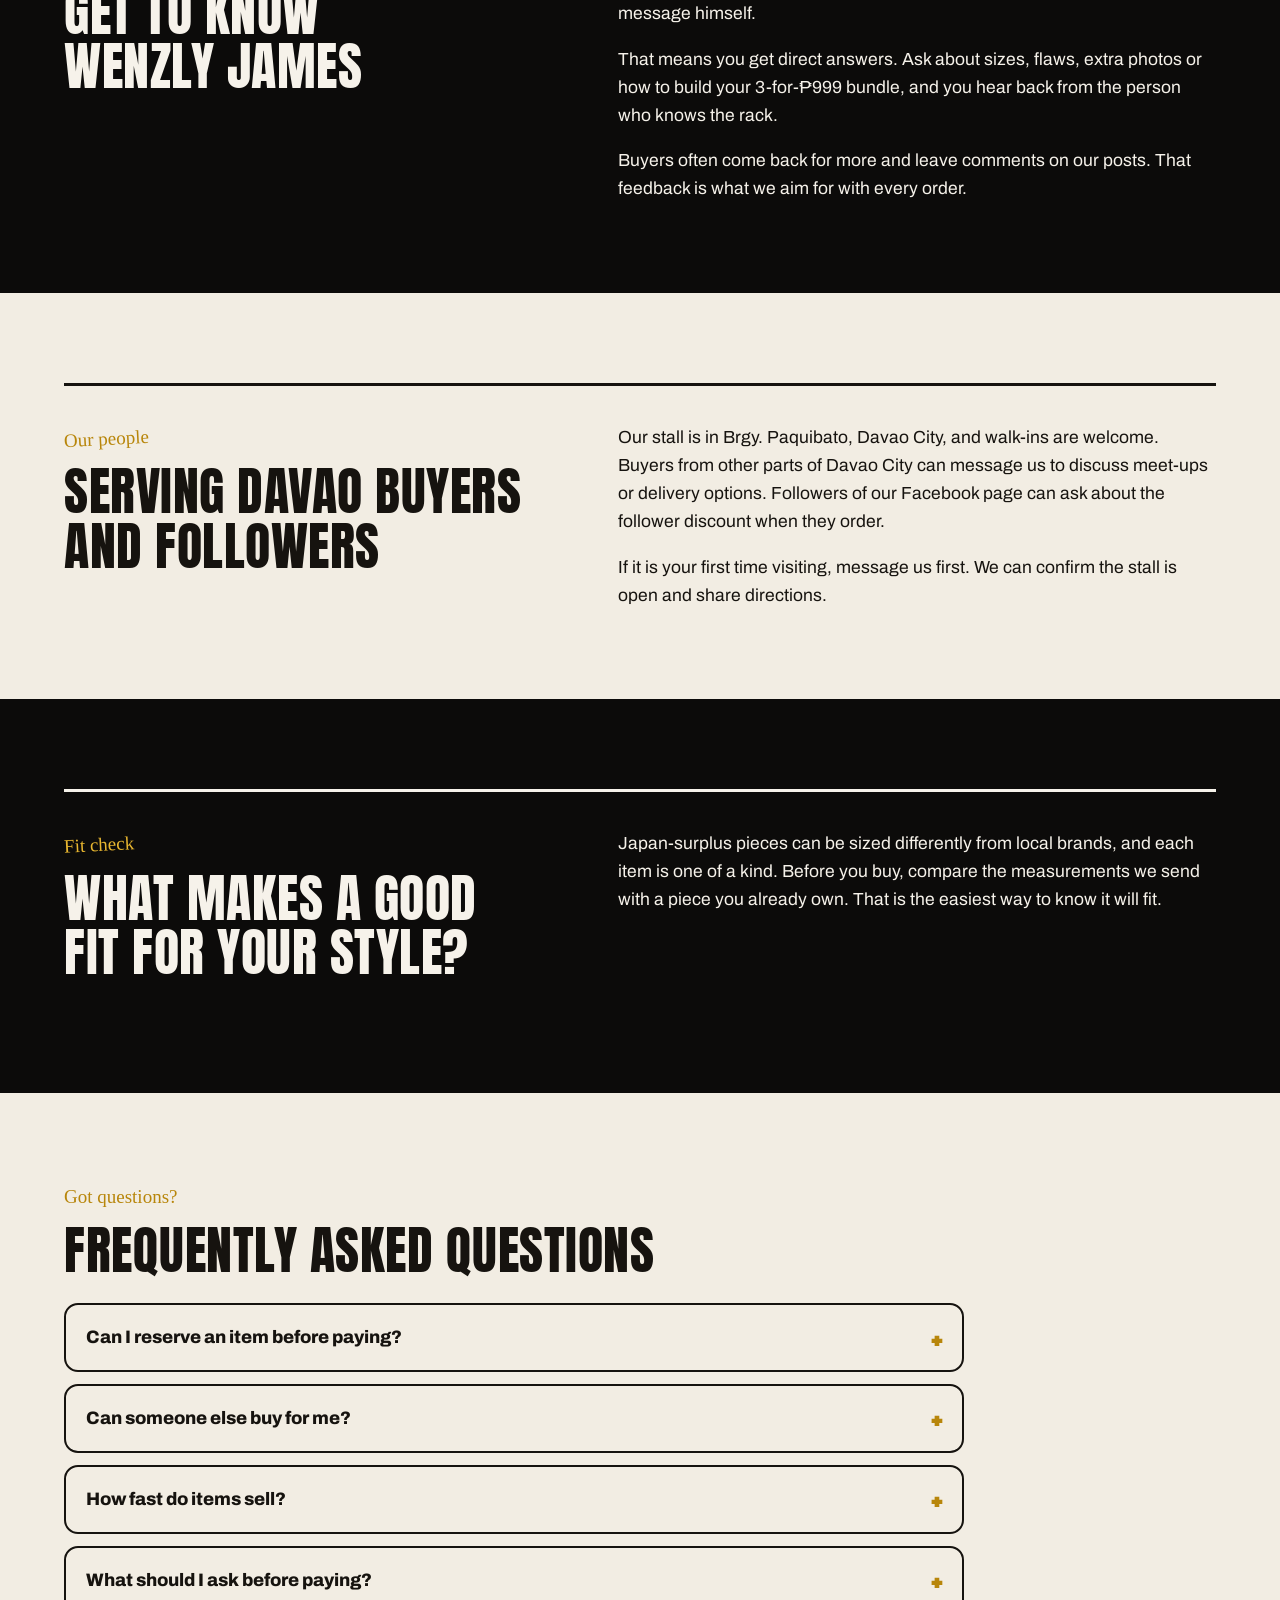
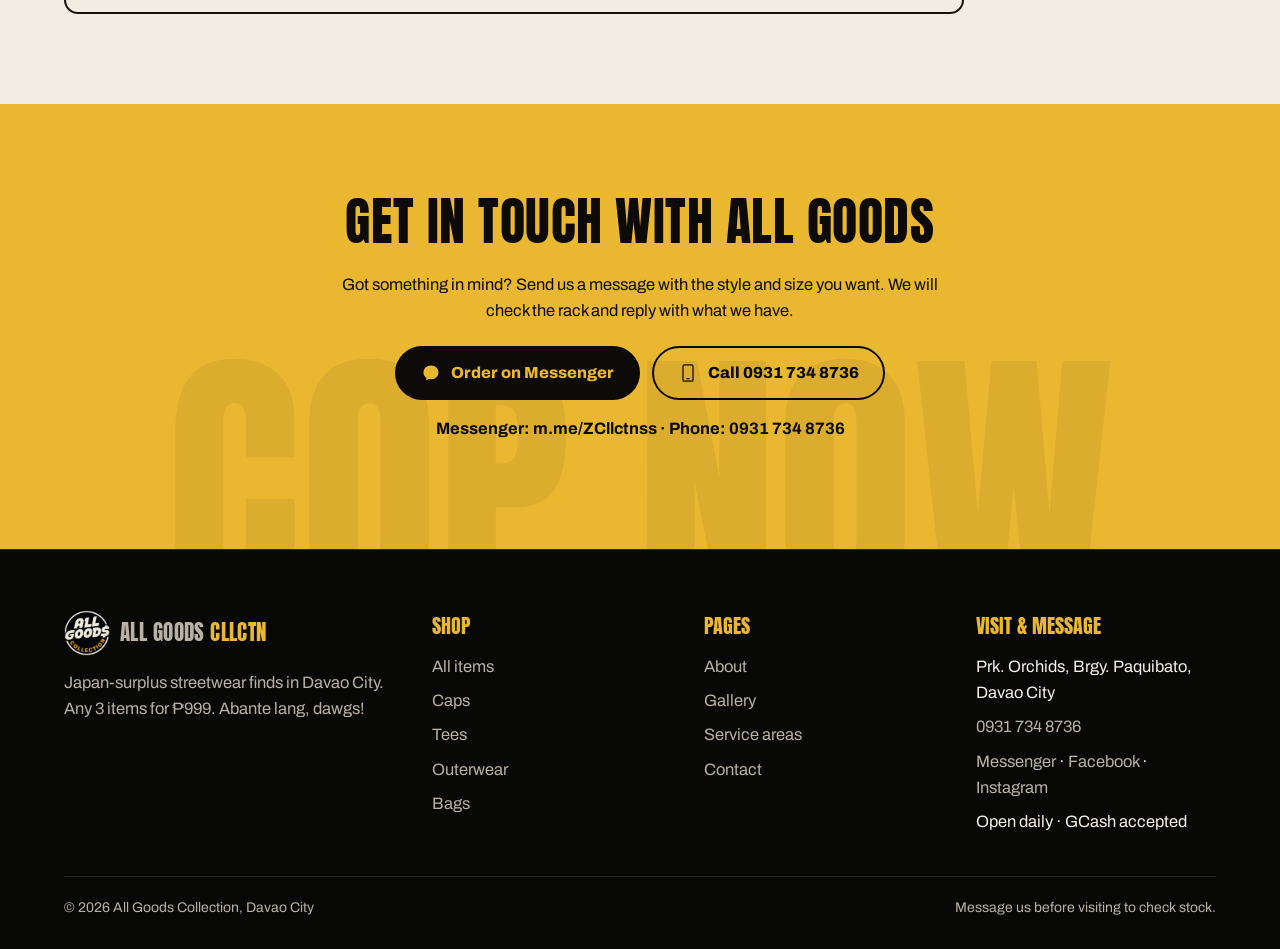
<file: about.html>
<!DOCTYPE html>
<html lang="en-PH"><head><meta charset="utf-8"><meta name="viewport" content="width=device-width, initial-scale=1">
<title>About All Goods Collection | Streetwear in Davao City</title><meta name="description" content="Meet All Goods Collection, an owner-run streetwear shop in Prk. Orchids, Brgy. Paquibato, Davao City, selling Japan-surplus caps, tees, jackets and bags.">

<meta name="theme-color" content="#0c0b0a">
<link rel="preconnect" href="https://fonts.googleapis.com"><link rel="preconnect" href="https://fonts.gstatic.com" crossorigin>
<link href="https://fonts.googleapis.com/css2?family=Anton&family=Archivo:wght@400;600;800&family=Permanent+Marker&display=swap" rel="stylesheet">
<link rel="stylesheet" href="css/style.css"><!-- seo -->
<link rel="canonical" href="https://carl4webdev.github.io/all-goods-collection-site/about.html">
<meta name="robots" content="index, follow, max-image-preview:large, max-snippet:-1">
<meta name="author" content="All Goods Collection">
<meta name="geo.region" content="PH-DAS"><meta name="geo.placename" content="Davao City">
<meta property="og:type" content="website"><meta property="og:site_name" content="All Goods Collection"><meta property="og:locale" content="en_PH">
<meta property="og:url" content="https://carl4webdev.github.io/all-goods-collection-site/about.html"><meta property="og:title" content="About All Goods Collection | Streetwear in Davao City"><meta property="og:description" content="Meet All Goods Collection, an owner-run streetwear shop in Prk. Orchids, Brgy. Paquibato, Davao City, selling Japan-surplus caps, tees, jackets and bags.">
<meta property="og:image" content="https://carl4webdev.github.io/all-goods-collection-site/og-image.png"><meta property="og:image:width" content="1200"><meta property="og:image:height" content="630"><meta property="og:image:alt" content="All Goods Collection: streetwear in Davao City, any 3 items for ₱999">
<meta name="twitter:card" content="summary_large_image"><meta name="twitter:title" content="About All Goods Collection | Streetwear in Davao City"><meta name="twitter:description" content="Meet All Goods Collection, an owner-run streetwear shop in Prk. Orchids, Brgy. Paquibato, Davao City, selling Japan-surplus caps, tees, jackets and bags."><meta name="twitter:image" content="https://carl4webdev.github.io/all-goods-collection-site/og-image.png">
<link rel="icon" href="favicon-32.png" sizes="32x32" type="image/png"><link rel="icon" href="favicon-48.png" sizes="48x48" type="image/png"><link rel="apple-touch-icon" href="apple-touch-icon.png"><link rel="manifest" href="site.webmanifest">
<link rel="sitemap" type="application/xml" href="sitemap.xml">
<script type="application/ld+json">{"@context":"https://schema.org","@graph":[{"@type":"ClothingStore","@id":"https://carl4webdev.github.io/all-goods-collection-site/#store","name":"All Goods Collection","alternateName":"All Goods Cllctn","description":"Owner-run streetwear shop in Prk. Orchids, Brgy. Paquibato, Davao City selling Japan-surplus caps, tees, jackets, hoodies and bags. Any 3 items for ₱999. Orders through Messenger; GCash accepted.","url":"https://carl4webdev.github.io/all-goods-collection-site/","logo":"https://carl4webdev.github.io/all-goods-collection-site/icon-512.png","image":["https://carl4webdev.github.io/all-goods-collection-site/og-image.png","https://carl4webdev.github.io/all-goods-collection-site/images/photos/stall-front.jpg","https://carl4webdev.github.io/all-goods-collection-site/images/photos/cap-wall.jpg"],"telephone":"+639317348736","address":{"@type":"PostalAddress","streetAddress":"Prk. Orchids, Brgy. Paquibato","addressLocality":"Davao City","addressRegion":"Davao del Sur","addressCountry":"PH"},"areaServed":[{"@type":"Place","name":"Paquibato, Davao City"},{"@type":"City","name":"Davao City"}],"openingHours":"Mo-Su","paymentAccepted":"GCash","currenciesAccepted":"PHP","priceRange":"₱","founder":{"@id":"https://carl4webdev.github.io/all-goods-collection-site/#owner"},"contactPoint":{"@type":"ContactPoint","telephone":"+639317348736","contactType":"sales","areaServed":"PH","availableLanguage":["English","Filipino","Cebuano"],"url":"https://m.me/ZCllctnss"},"hasOfferCatalog":{"@type":"OfferCatalog","name":"Japan-surplus streetwear","itemListElement":[{"@type":"OfferCatalog","name":"Caps","url":"https://carl4webdev.github.io/all-goods-collection-site/caps.html"},{"@type":"OfferCatalog","name":"Tees","url":"https://carl4webdev.github.io/all-goods-collection-site/tees.html"},{"@type":"OfferCatalog","name":"Outerwear","url":"https://carl4webdev.github.io/all-goods-collection-site/outerwear.html"},{"@type":"OfferCatalog","name":"Bags","url":"https://carl4webdev.github.io/all-goods-collection-site/bags.html"}]},"makesOffer":{"@type":"Offer","name":"Any 3 items for ₱999","price":"999","priceCurrency":"PHP","description":"Mix any 3 caps, tees, outerwear or bags for ₱999. Promos can change; confirm when ordering."},"sameAs":["https://www.facebook.com/ZCllctnss","https://www.instagram.com/w1nsloy_/","https://m.me/ZCllctnss"]},{"@type":"WebSite","@id":"https://carl4webdev.github.io/all-goods-collection-site/#website","url":"https://carl4webdev.github.io/all-goods-collection-site/","name":"All Goods Collection","inLanguage":"en-PH","publisher":{"@id":"https://carl4webdev.github.io/all-goods-collection-site/#store"}},{"@type":"Person","@id":"https://carl4webdev.github.io/all-goods-collection-site/#owner","name":"Wenzly James","jobTitle":"Owner","worksFor":{"@id":"https://carl4webdev.github.io/all-goods-collection-site/#store"}},{"@type":"BreadcrumbList","@id":"https://carl4webdev.github.io/all-goods-collection-site/about.html#breadcrumb","itemListElement":[{"@type":"ListItem","position":1,"name":"Home","item":"https://carl4webdev.github.io/all-goods-collection-site/"},{"@type":"ListItem","position":2,"name":"About","item":"https://carl4webdev.github.io/all-goods-collection-site/about.html"}]},{"@type":"AboutPage","@id":"https://carl4webdev.github.io/all-goods-collection-site/about.html#webpage","url":"https://carl4webdev.github.io/all-goods-collection-site/about.html","name":"About All Goods Collection | Streetwear in Davao City","description":"Meet All Goods Collection, an owner-run streetwear shop in Prk. Orchids, Brgy. Paquibato, Davao City, selling Japan-surplus caps, tees, jackets and bags.","headline":"About All Goods Collection","inLanguage":"en-PH","isPartOf":{"@id":"https://carl4webdev.github.io/all-goods-collection-site/#website"},"about":{"@id":"https://carl4webdev.github.io/all-goods-collection-site/#store"},"breadcrumb":{"@id":"https://carl4webdev.github.io/all-goods-collection-site/about.html#breadcrumb"},"primaryImageOfPage":{"@type":"ImageObject","url":"https://carl4webdev.github.io/all-goods-collection-site/og-image.png","width":1200,"height":630},"dateModified":"2026-11-23","mainEntity":{"@id":"https://carl4webdev.github.io/all-goods-collection-site/#store"},"image":[{"@type":"ImageObject","contentUrl":"https://carl4webdev.github.io/all-goods-collection-site/images/photos/stall-front.jpg","thumbnailUrl":"https://carl4webdev.github.io/all-goods-collection-site/images/photos/stall-front-sm.jpg","caption":"The All Goods Collection stall in Prk. Orchids Brgy. Paquibato Davao City","creditText":"All Goods Collection","copyrightNotice":"All Goods Collection"},{"@type":"ImageObject","contentUrl":"https://carl4webdev.github.io/all-goods-collection-site/images/photos/cap-wall.jpg","thumbnailUrl":"https://carl4webdev.github.io/all-goods-collection-site/images/photos/cap-wall-sm.jpg","caption":"The cap wall at the stall with fitted caps and snapbacks","creditText":"All Goods Collection","copyrightNotice":"All Goods Collection"},{"@type":"ImageObject","contentUrl":"https://carl4webdev.github.io/all-goods-collection-site/images/photos/tee-rack-and-shorts.jpg","thumbnailUrl":"https://carl4webdev.github.io/all-goods-collection-site/images/photos/tee-rack-and-shorts-sm.jpg","caption":"Tee rack and mesh shorts at the stall","creditText":"All Goods Collection","copyrightNotice":"All Goods Collection"}]},{"@type":"FAQPage","@id":"https://carl4webdev.github.io/all-goods-collection-site/about.html#faq","mainEntity":[{"@type":"Question","name":"Can I reserve an item before paying?","acceptedAnswer":{"@type":"Answer","text":"Message us right away with the item photo. Ask how long it can be held and when payment is needed, since most pieces are one of a kind."}},{"@type":"Question","name":"Can someone else buy for me?","acceptedAnswer":{"@type":"Answer","text":"Yes, a friend or family member can order for you. Make sure you agree on the size, the item and who will pick it up."}},{"@type":"Question","name":"How fast do items sell?","acceptedAnswer":{"@type":"Answer","text":"Popular pieces can go within a day of posting. Turn on notifications for our Facebook page so you see new drops early."}},{"@type":"Question","name":"What should I ask before paying?","acceptedAnswer":{"@type":"Answer","text":"Ask for the final total, the exact items in your bundle, any flaws and how pickup works. Keep the GCash receipt and the chat for reference."}}],"isPartOf":{"@id":"https://carl4webdev.github.io/all-goods-collection-site/about.html#webpage"}}]}</script>
<!-- /seo --></head>
<body><svg width="0" height="0" style="position:absolute" aria-hidden="true"><defs>
<symbol id="logo" viewBox="0 0 200 200"><image href="images/logo.png" width="200" height="200"/></symbol>
<symbol id="teeF" viewBox="0 0 100 110"><path d="M30 8 L42 4 Q50 15 58 4 L70 8 L96 28 L84 46 L74 40 L74 106 L26 106 L26 40 L16 46 L4 28 Z" fill="currentColor" stroke="#0c0b0a" stroke-width="3" stroke-linejoin="round"/><path d="M42 4 Q50 15 58 4" fill="none" stroke="#0c0b0a" stroke-width="3"/></symbol>
<symbol id="capF" viewBox="0 0 110 70"><path d="M10 50 Q10 8 46 6 Q82 8 82 50 Z" fill="currentColor" stroke="#0c0b0a" stroke-width="3"/><path d="M60 50 H106 Q108 60 94 61 H40 Z" fill="currentColor" stroke="#0c0b0a" stroke-width="3" stroke-linejoin="round"/><path d="M46 7 Q40 28 44 50" fill="none" stroke="#0c0b0a" stroke-width="2.5"/><circle cx="46" cy="6" r="4" fill="#0c0b0a"/></symbol>
<symbol id="i-cap" viewBox="0 0 64 64"><g fill="none" stroke="currentColor" stroke-width="3" stroke-linecap="round" stroke-linejoin="round"><path d="M8 42 C8 20 22 12 33 12 C46 12 54 22 54 42 Z"/><path d="M33 42 H60 Q62 49 54 50 H22"/><path d="M33 13 C29 22 29 32 31 42"/><circle cx="33" cy="11" r="2"/></g></symbol>
<symbol id="i-tee" viewBox="0 0 64 64"><path d="M22 8 L27 6 Q32 13 37 6 L42 8 L58 20 L51 30 L44 26 V58 H20 V26 L13 30 L6 20 Z" fill="none" stroke="currentColor" stroke-width="3" stroke-linejoin="round"/></symbol>
<symbol id="i-hoodie" viewBox="0 0 64 64"><g fill="none" stroke="currentColor" stroke-width="3" stroke-linecap="round" stroke-linejoin="round"><path d="M22 12 Q32 2 42 12 L56 20 L60 50 L52 50 L48 30 V58 H16 V30 L12 50 L4 50 L8 20 Z"/><path d="M26 13 Q32 22 38 13"/><path d="M22 44 H42 L40 52 H24 Z"/><path d="M29 18 V26 M35 18 V26"/></g></symbol>
<symbol id="i-bag" viewBox="0 0 64 64"><g fill="none" stroke="currentColor" stroke-width="3" stroke-linecap="round" stroke-linejoin="round"><path d="M12 30 Q12 24 18 24 H50 Q56 24 56 30 V48 Q56 54 50 54 H18 Q12 54 12 48 Z"/><path d="M16 33 H52"/><path d="M14 30 Q4 16 22 8 H46 Q60 14 54 26"/><circle cx="46" cy="33" r="2"/></g></symbol>
<symbol id="i-msg" viewBox="0 0 64 64"><path d="M32 8 C18 8 8 18 8 30 C8 37 11 43 17 47 V56 L25 51 C27 52 30 52 32 52 C46 52 56 42 56 30 C56 18 46 8 32 8 Z" fill="currentColor"/><path d="M19 35 L28 26 L34 31 L45 24 L36 34 L30 29 Z" fill="#e9b730"/></symbol>
<symbol id="i-phone" viewBox="0 0 64 64"><path d="M20 6 H44 Q48 6 48 10 V54 Q48 58 44 58 H20 Q16 58 16 54 V10 Q16 6 20 6 Z M28 50 H36" fill="none" stroke="currentColor" stroke-width="4" stroke-linecap="round"/></symbol>
<symbol id="i-ig" viewBox="0 0 64 64"><g fill="none" stroke="currentColor" stroke-width="4"><rect x="10" y="10" width="44" height="44" rx="13"/><circle cx="32" cy="32" r="10"/></g><circle cx="45" cy="19" r="3" fill="currentColor"/></symbol>
<symbol id="i-fb" viewBox="0 0 64 64"><path d="M36 58 V35 H44 L45 26 H36 V21 Q36 17 40 17 H46 V9 Q42 8 38 8 Q27 8 27 20 V26 H19 V35 H27 V58 Z" fill="currentColor"/></symbol>
<symbol id="i-pin" viewBox="0 0 64 64"><path d="M32 58 C32 58 12 38 12 24 A20 20 0 0 1 52 24 C52 38 32 58 32 58 Z" fill="currentColor"/><circle cx="32" cy="24" r="7" fill="#e9b730"/></symbol>
<symbol id="i-clock" viewBox="0 0 64 64"><g fill="none" stroke="currentColor" stroke-width="4" stroke-linecap="round"><circle cx="32" cy="32" r="24"/><path d="M32 18 V32 L42 38"/></g></symbol>
<symbol id="i-wallet" viewBox="0 0 64 64"><g fill="none" stroke="currentColor" stroke-width="4" stroke-linejoin="round"><rect x="8" y="16" width="48" height="36" rx="6"/><path d="M40 28 H56 V40 H40 Z"/><path d="M12 16 L40 8 L44 16"/></g></symbol>
<symbol id="i-arrow" viewBox="0 0 64 64"><path d="M10 32 H52 M38 18 L52 32 L38 46" fill="none" stroke="currentColor" stroke-width="5" stroke-linecap="round" stroke-linejoin="round"/></symbol>
</defs></svg>
<div class="curtain" aria-hidden="true"><svg><use href="#logo"/></svg></div><div class="progress" aria-hidden="true"></div><div class="cursor" aria-hidden="true"></div>
<header class="hdr"><div class="wrap">
<a class="brand" href="index.html" aria-label="All Goods Collection home"><svg role="img" aria-label="All Goods Collection logo"><use href="#logo"/></svg><span class="nm">All Goods <span class="gold">Cllctn</span></span></a>
<nav aria-label="Main"><ul class="nav" id="nav"><li><a href="index.html">Home</a></li><li><a href="about.html" aria-current="page">About</a></li><li><a href="shop.html">Shop</a><ul class="drop"><li><a href="caps.html">Caps</a></li><li><a href="tees.html">Tees</a></li><li><a href="outerwear.html">Outerwear</a></li><li><a href="bags.html">Bags</a></li></ul></li><li><a href="gallery.html">Gallery</a></li><li><a href="service-areas.html">Service Areas</a></li><li><a href="contact.html">Contact</a></li></ul></nav>
<a class="btn order" href="https://m.me/ZCllctnss" target="_blank" rel="noopener"><svg class="" aria-hidden="true"><use href="#i-msg"/></svg> Order now</a>
<button class="burger" aria-label="Menu" aria-expanded="false" aria-controls="nav"><span></span><span></span><span></span></button>
</div></header>
<main><section class="band hero phero"><div class="wrap"><div><div class="crumbs"><a href="index.html">Home</a> / About</div><h1><span class="w"><span style="animation-delay:0.25s">About</span></span> <span class="w"><span style="animation-delay:0.33s">All</span></span> <span class="w"><span style="animation-delay:0.41s">Goods</span></span> <span class="w"><span style="animation-delay:0.49s">Collection</span></span></h1><p class="lead rv">All Goods Collection is a small, owner-run streetwear shop in Davao City. We sell Japan-surplus caps, tees, outerwear and bags at prices built for students and the barkada.</p>
<div class="btns rv"><a class="btn" href="https://m.me/ZCllctnss" target="_blank" rel="noopener"><svg class="" aria-hidden="true"><use href="#i-msg"/></svg> Message to Check Stock</a><a class="btn ghost" href="tel:+639317348736"><svg class="" aria-hidden="true"><use href="#i-phone"/></svg> Call 0931 734 8736</a></div></div>
<div class="bigicon rv z"><svg class="item swing" aria-hidden="true"><use href="#logo"/></svg></div></div></section><div class="marquee" aria-hidden="true"><div class="track"><span>3 for ₱999</span><span>Japan surplus finds</span><span>Caps</span><span>Tees</span><span>Outerwear</span><span>Bags</span><span>Prk. Orchids, Paquibato</span><span>GCash accepted</span><span>3 for ₱999</span><span>Japan surplus finds</span><span>Caps</span><span>Tees</span><span>Outerwear</span><span>Bags</span><span>Prk. Orchids, Paquibato</span><span>GCash accepted</span></div></div><section class="band bone"><div class="wrap split"><div class="rv l"><span class="tag">Who we are</span><h2>A Local Shop With a Personal Touch</h2></div><div class="rv r body"><p>We help buyers around Davao City find pieces that fit their style without breaking the budget. Every item is picked by hand, hung on the rack and posted on our page, so you can see what you are getting before you message us.</p></div><div class="photos" data-stagger><!-- photos:about --><figure class="shot"><a href="images/photos/stall-front.jpg"><img src="images/photos/stall-front-sm.jpg" width="600" height="600" alt="The All Goods Collection stall in Prk. Orchids Brgy. Paquibato Davao City" loading="lazy" decoding="async"></a><figcaption>The All Goods Collection stall in Prk. Orchids Brgy. Paquibato Davao City</figcaption></figure><figure class="shot"><a href="images/photos/cap-wall.jpg"><img src="images/photos/cap-wall-sm.jpg" width="600" height="600" alt="The cap wall at the stall with fitted caps and snapbacks" loading="lazy" decoding="async"></a><figcaption>The cap wall at the stall with fitted caps and snapbacks</figcaption></figure><figure class="shot"><a href="images/photos/tee-rack-and-shorts.jpg"><img src="images/photos/tee-rack-and-shorts-sm.jpg" width="600" height="600" alt="Tee rack and mesh shorts at the stall" loading="lazy" decoding="async"></a><figcaption>Tee rack and mesh shorts at the stall</figcaption></figure><!-- /photos:about --></div></div></section><section class="band "><div class="wrap split"><div class="rv l"><span class="tag">The owner</span><h2>Get to Know Wenzly James</h2></div><div class="rv r body"><p>Wenzly James runs All Goods Collection from a stall in Prk. Orchids, Brgy. Paquibato. He sources the pieces, posts the drops and replies to every message himself.</p><p>That means you get direct answers. Ask about sizes, flaws, extra photos or how to build your 3-for-₱999 bundle, and you hear back from the person who knows the rack.</p><p>Buyers often come back for more and leave comments on our posts. That feedback is what we aim for with every order.</p></div></div></section><section class="band bone"><div class="wrap split"><div class="rv l"><span class="tag">Our people</span><h2>Serving Davao Buyers and Followers</h2></div><div class="rv r body"><p>Our stall is in Brgy. Paquibato, Davao City, and walk-ins are welcome. Buyers from other parts of Davao City can message us to discuss meet-ups or delivery options. Followers of our Facebook page can ask about the follower discount when they order.</p><p>If it is your first time visiting, message us first. We can confirm the stall is open and share directions.</p></div></div></section><section class="band "><div class="wrap split"><div class="rv l"><span class="tag">Fit check</span><h2>What Makes a Good Fit for Your Style?</h2></div><div class="rv r body"><p>Japan-surplus pieces can be sized differently from local brands, and each item is one of a kind. Before you buy, compare the measurements we send with a piece you already own. That is the easiest way to know it will fit.</p></div></div></section><section class="band bone"><div class="wrap"><span class="tag rv">Got questions?</span><h2 class="rv">Frequently Asked Questions</h2><div class="faq" data-stagger><details><summary>Can I reserve an item before paying?</summary><div class="ans"><p>Message us right away with the item photo. Ask how long it can be held and when payment is needed, since most pieces are one of a kind.</p></div></details><details><summary>Can someone else buy for me?</summary><div class="ans"><p>Yes, a friend or family member can order for you. Make sure you agree on the size, the item and who will pick it up.</p></div></details><details><summary>How fast do items sell?</summary><div class="ans"><p>Popular pieces can go within a day of posting. Turn on notifications for our Facebook page so you see new drops early.</p></div></details><details><summary>What should I ask before paying?</summary><div class="ans"><p>Ask for the final total, the exact items in your bundle, any flaws and how pickup works. Keep the GCash receipt and the chat for reference.</p></div></details></div></div></section><section class="band ctaband"><div class="bgword" aria-hidden="true">Cop now</div><div class="wrap rv z"><h2>Get in Touch With All Goods</h2><p>Got something in mind? Send us a message with the style and size you want. We will check the rack and reply with what we have.</p>
<div class="btns"><a class="btn" href="https://m.me/ZCllctnss" target="_blank" rel="noopener"><svg class="" aria-hidden="true"><use href="#i-msg"/></svg> Order on Messenger</a><a class="btn ghost" href="tel:+639317348736"><svg class="" aria-hidden="true"><use href="#i-phone"/></svg> Call 0931 734 8736</a></div>
<p style="margin-top:16px;font-weight:700">Messenger: m.me/ZCllctnss · Phone: 0931 734 8736</p></div></section></main>
<footer class="ftr"><div class="wrap">
<div><a class="brand" href="index.html"><svg role="img" aria-label="All Goods Collection logo"><use href="#logo"/></svg><span>All Goods <span class="gold">Cllctn</span></span></a>
<p class="mute" style="margin-top:14px">Japan-surplus streetwear finds in Davao City. Any 3 items for ₱999. Abante lang, dawgs!</p></div>
<div><h4>Shop</h4><ul><li><a href="shop.html">All items</a></li><li><a href="caps.html">Caps</a></li><li><a href="tees.html">Tees</a></li><li><a href="outerwear.html">Outerwear</a></li><li><a href="bags.html">Bags</a></li></ul></div>
<div><h4>Pages</h4><ul><li><a href="about.html">About</a></li><li><a href="gallery.html">Gallery</a></li><li><a href="service-areas.html">Service areas</a></li><li><a href="contact.html">Contact</a></li></ul></div>
<div><h4>Visit &amp; message</h4><ul><li>Prk. Orchids, Brgy. Paquibato, Davao City</li><li><a href="tel:+639317348736">0931 734 8736</a></li><li><a href="https://m.me/ZCllctnss" target="_blank" rel="noopener">Messenger</a> · <a href="https://www.facebook.com/ZCllctnss" target="_blank" rel="noopener">Facebook</a> · <a href="https://www.instagram.com/w1nsloy_/" target="_blank" rel="noopener">Instagram</a></li><li>Open daily · GCash accepted</li></ul></div>
</div><div class="legal"><span>© <span data-year>2026</span> All Goods Collection, Davao City</span><span>Message us before visiting to check stock.</span></div></footer>
<dialog class="lightbox" aria-label="Photo viewer"><button class="lb-close" type="button" aria-label="Close photo">&times;</button><img alt=""><p class="lb-cap"></p></dialog>
<a class="fab" href="https://m.me/ZCllctnss" target="_blank" rel="noopener" aria-label="Order on Messenger"><svg class="" aria-hidden="true"><use href="#i-msg"/></svg></a>
<script src="js/main.js"></script></body></html>
</file>
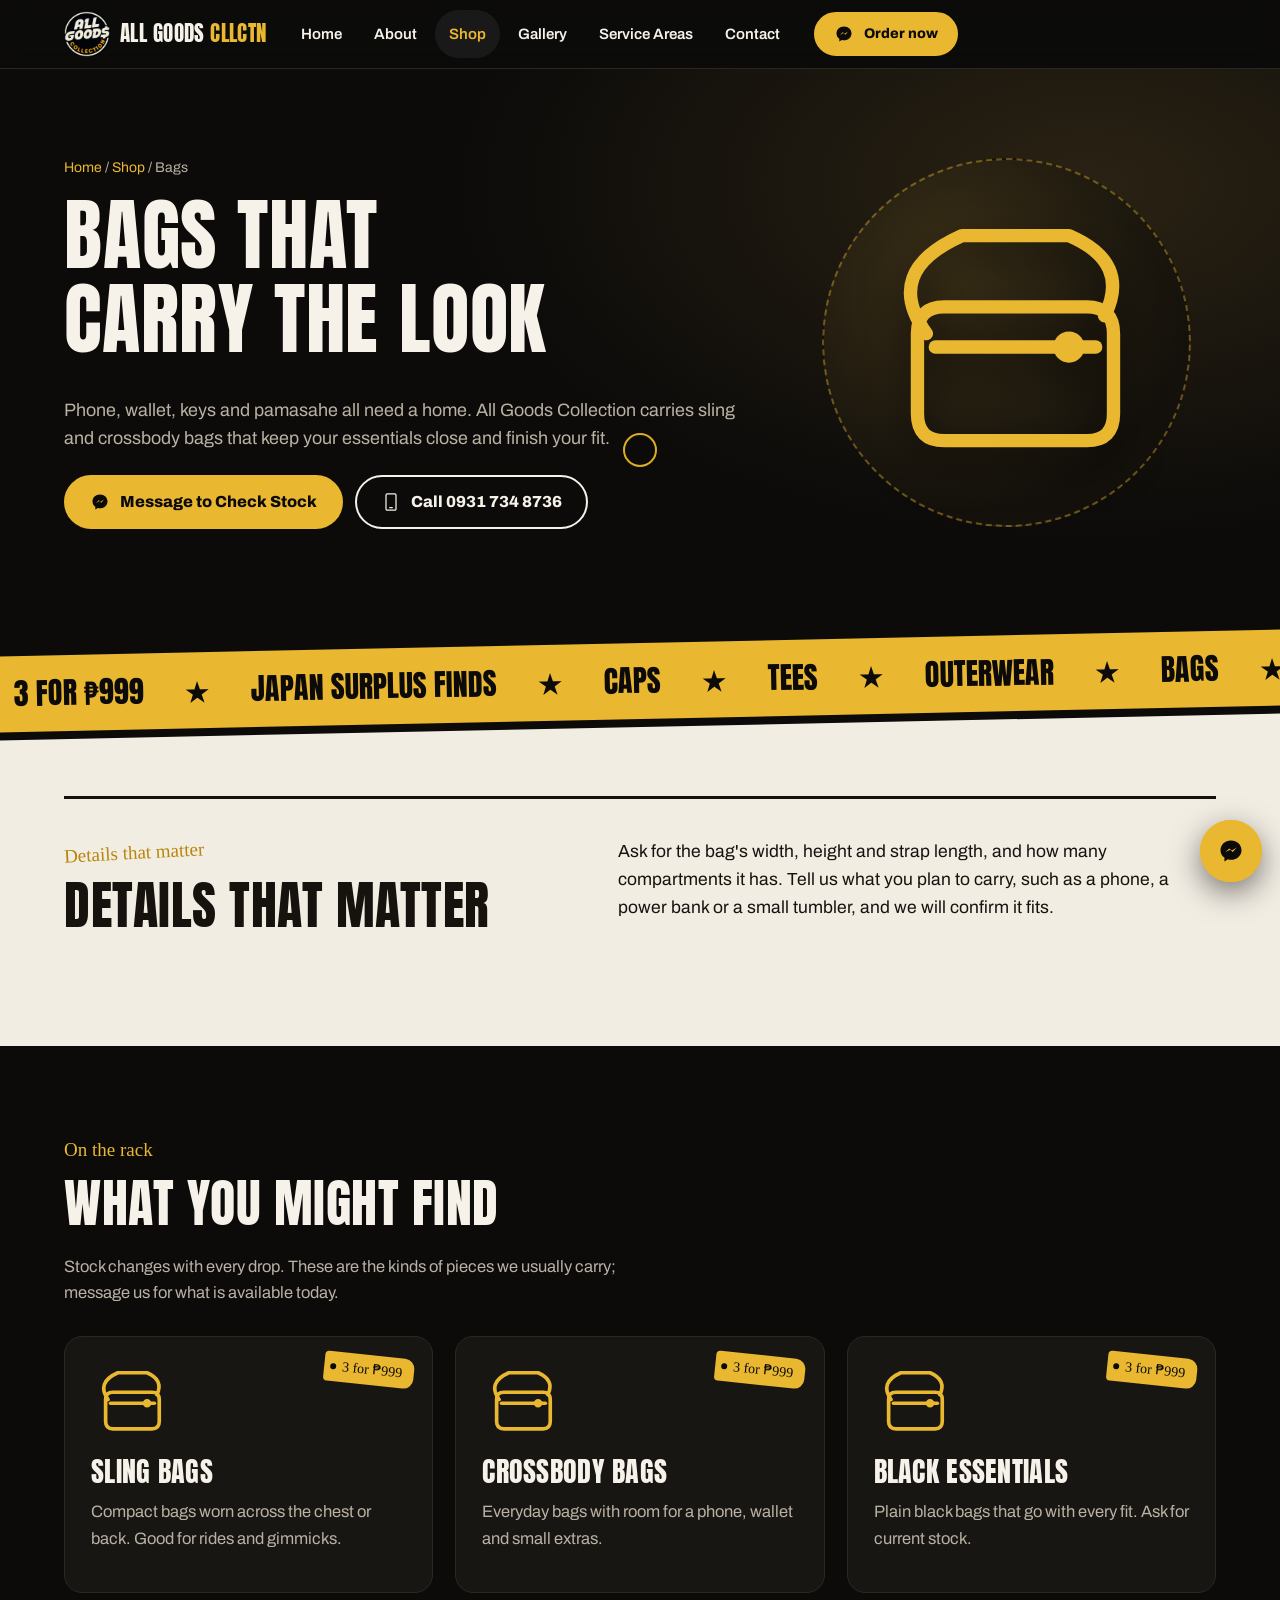
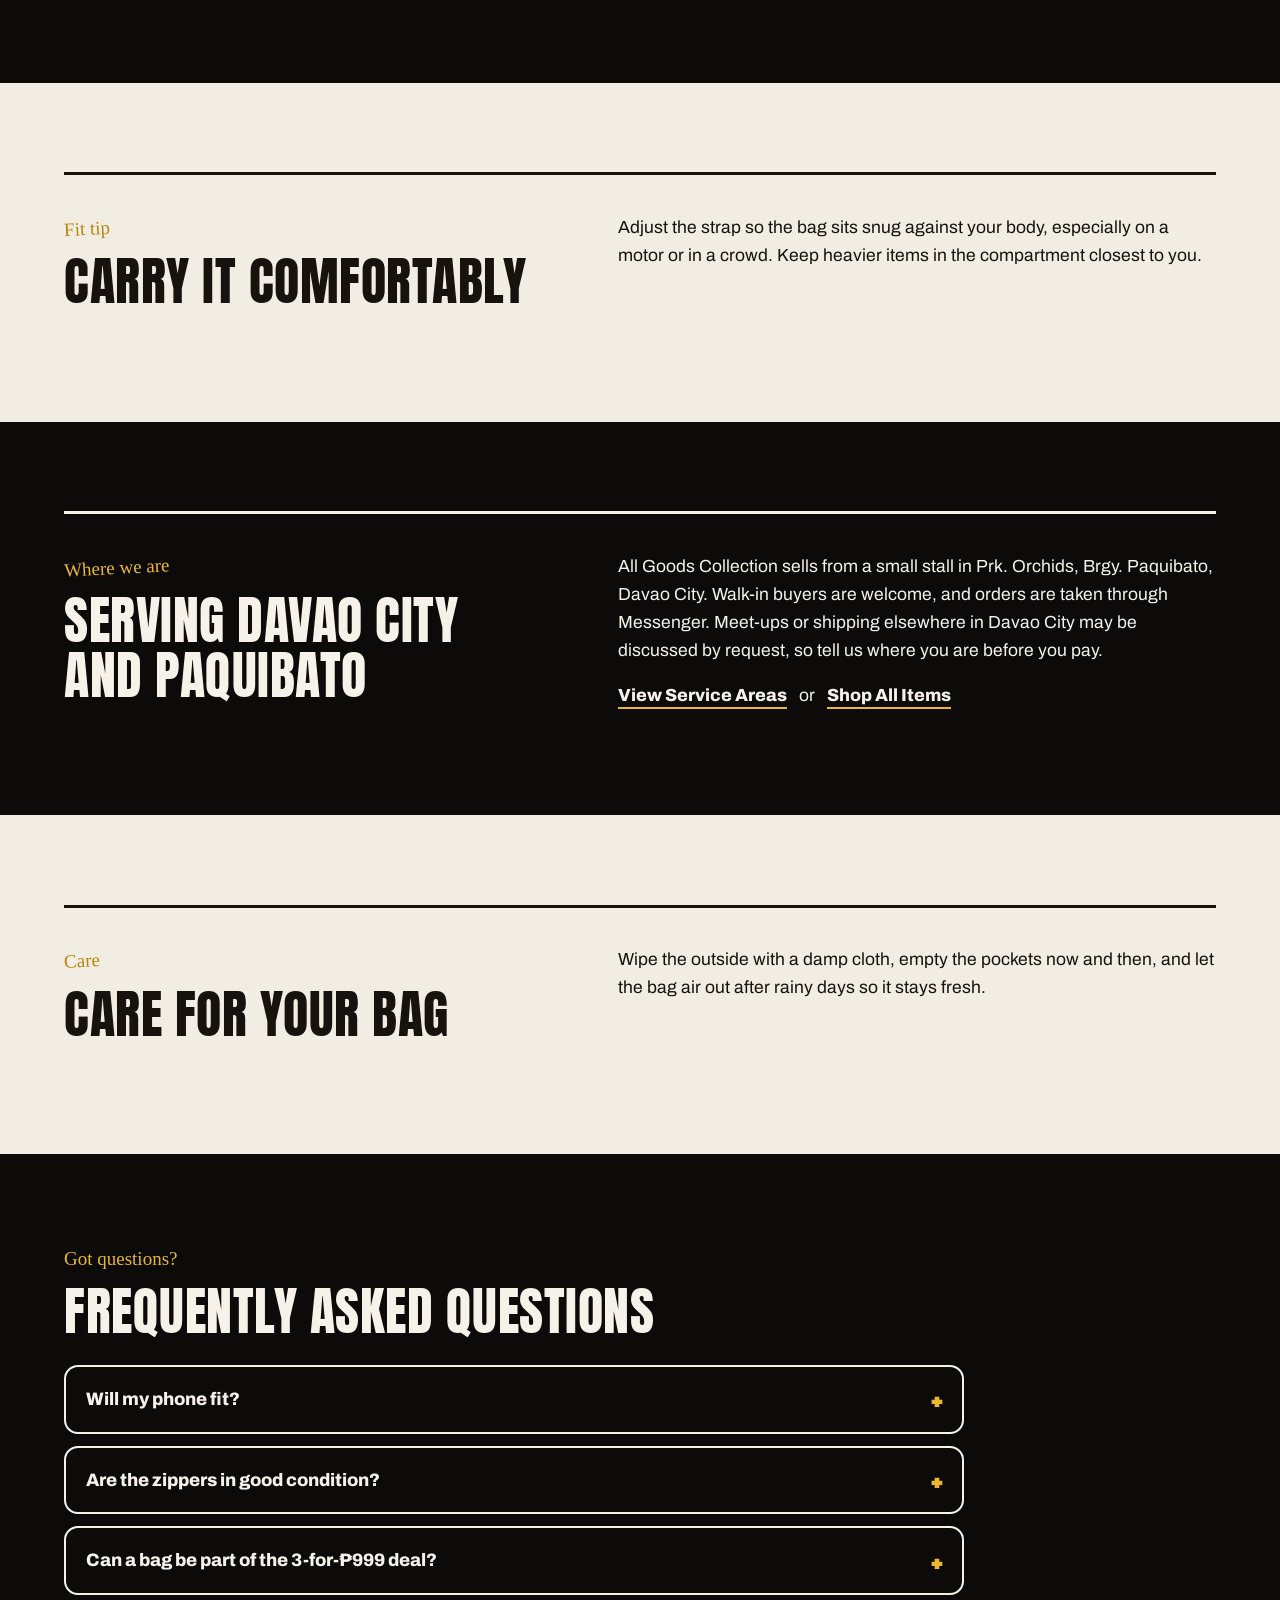
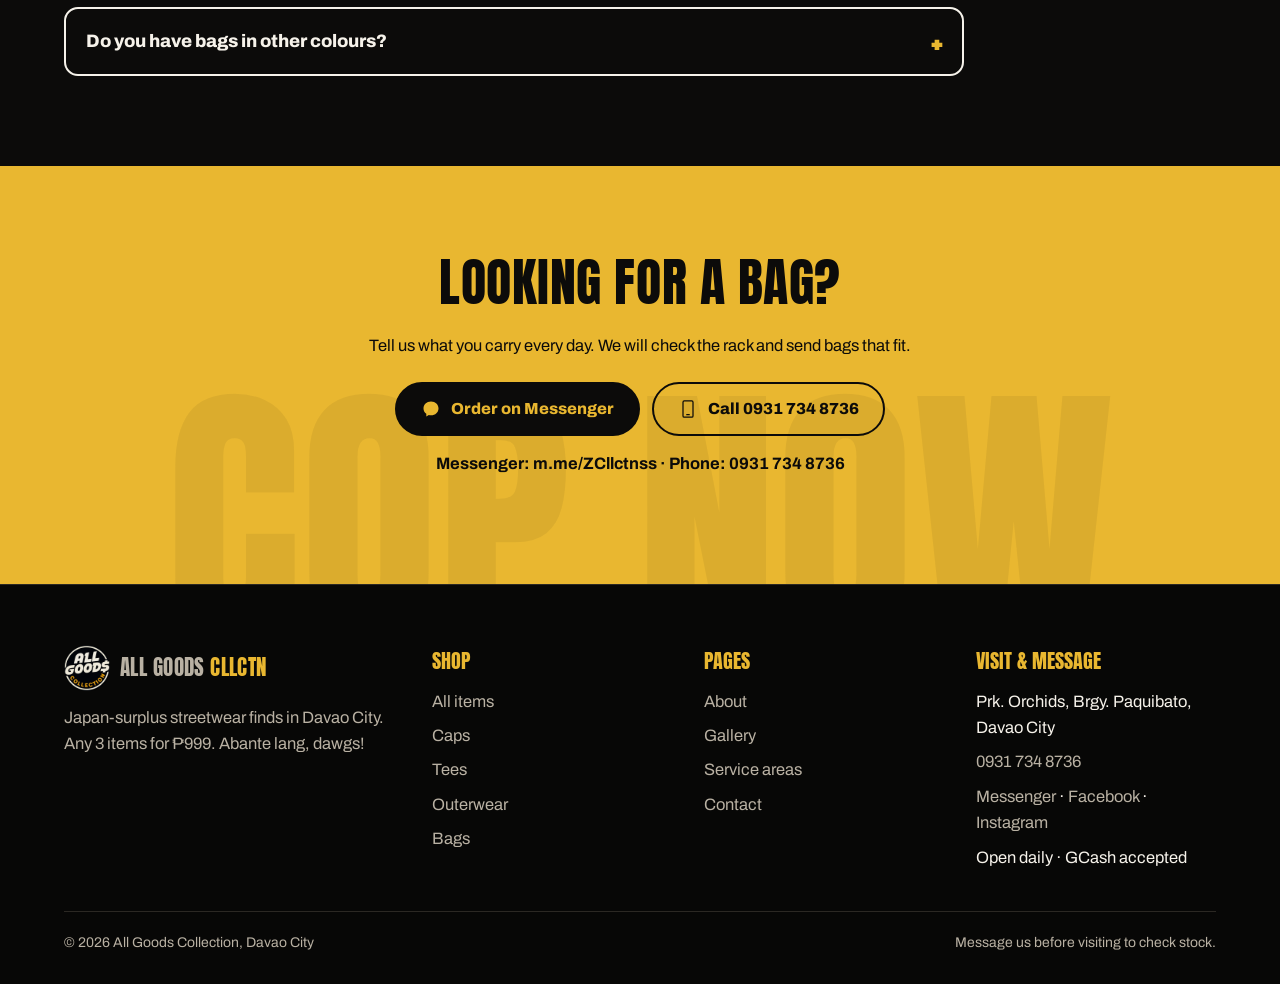
<file: bags.html>
<!DOCTYPE html>
<html lang="en-PH"><head><meta charset="utf-8"><meta name="viewport" content="width=device-width, initial-scale=1">
<title>Sling and Crossbody Bags in Davao City | All Goods Collection</title><meta name="description" content="Shop sling and crossbody bags in Davao City at All Goods Collection. Japan-surplus bags for everyday carry, any 3 items for ₱999. Message us to order.">

<meta name="theme-color" content="#0c0b0a">
<link rel="preconnect" href="https://fonts.googleapis.com"><link rel="preconnect" href="https://fonts.gstatic.com" crossorigin>
<link href="https://fonts.googleapis.com/css2?family=Anton&family=Archivo:wght@400;600;800&family=Permanent+Marker&display=swap" rel="stylesheet">
<link rel="stylesheet" href="css/style.css"><!-- seo -->
<link rel="canonical" href="https://carl4webdev.github.io/all-goods-collection-site/bags.html">
<meta name="robots" content="index, follow, max-image-preview:large, max-snippet:-1">
<meta name="author" content="All Goods Collection">
<meta name="geo.region" content="PH-DAS"><meta name="geo.placename" content="Davao City">
<meta property="og:type" content="website"><meta property="og:site_name" content="All Goods Collection"><meta property="og:locale" content="en_PH">
<meta property="og:url" content="https://carl4webdev.github.io/all-goods-collection-site/bags.html"><meta property="og:title" content="Sling and Crossbody Bags in Davao City | All Goods Collection"><meta property="og:description" content="Shop sling and crossbody bags in Davao City at All Goods Collection. Japan-surplus bags for everyday carry, any 3 items for ₱999. Message us to order.">
<meta property="og:image" content="https://carl4webdev.github.io/all-goods-collection-site/og-image.png"><meta property="og:image:width" content="1200"><meta property="og:image:height" content="630"><meta property="og:image:alt" content="All Goods Collection: streetwear in Davao City, any 3 items for ₱999">
<meta name="twitter:card" content="summary_large_image"><meta name="twitter:title" content="Sling and Crossbody Bags in Davao City | All Goods Collection"><meta name="twitter:description" content="Shop sling and crossbody bags in Davao City at All Goods Collection. Japan-surplus bags for everyday carry, any 3 items for ₱999. Message us to order."><meta name="twitter:image" content="https://carl4webdev.github.io/all-goods-collection-site/og-image.png">
<link rel="icon" href="favicon-32.png" sizes="32x32" type="image/png"><link rel="icon" href="favicon-48.png" sizes="48x48" type="image/png"><link rel="apple-touch-icon" href="apple-touch-icon.png"><link rel="manifest" href="site.webmanifest">
<link rel="sitemap" type="application/xml" href="sitemap.xml">
<script type="application/ld+json">{"@context":"https://schema.org","@graph":[{"@type":"ClothingStore","@id":"https://carl4webdev.github.io/all-goods-collection-site/#store","name":"All Goods Collection","alternateName":"All Goods Cllctn","description":"Owner-run streetwear shop in Prk. Orchids, Brgy. Paquibato, Davao City selling Japan-surplus caps, tees, jackets, hoodies and bags. Any 3 items for ₱999. Orders through Messenger; GCash accepted.","url":"https://carl4webdev.github.io/all-goods-collection-site/","logo":"https://carl4webdev.github.io/all-goods-collection-site/icon-512.png","image":["https://carl4webdev.github.io/all-goods-collection-site/og-image.png","https://carl4webdev.github.io/all-goods-collection-site/images/photos/stall-front.jpg","https://carl4webdev.github.io/all-goods-collection-site/images/photos/cap-wall.jpg"],"telephone":"+639317348736","address":{"@type":"PostalAddress","streetAddress":"Prk. Orchids, Brgy. Paquibato","addressLocality":"Davao City","addressRegion":"Davao del Sur","addressCountry":"PH"},"areaServed":[{"@type":"Place","name":"Paquibato, Davao City"},{"@type":"City","name":"Davao City"}],"openingHours":"Mo-Su","paymentAccepted":"GCash","currenciesAccepted":"PHP","priceRange":"₱","founder":{"@id":"https://carl4webdev.github.io/all-goods-collection-site/#owner"},"contactPoint":{"@type":"ContactPoint","telephone":"+639317348736","contactType":"sales","areaServed":"PH","availableLanguage":["English","Filipino","Cebuano"],"url":"https://m.me/ZCllctnss"},"hasOfferCatalog":{"@type":"OfferCatalog","name":"Japan-surplus streetwear","itemListElement":[{"@type":"OfferCatalog","name":"Caps","url":"https://carl4webdev.github.io/all-goods-collection-site/caps.html"},{"@type":"OfferCatalog","name":"Tees","url":"https://carl4webdev.github.io/all-goods-collection-site/tees.html"},{"@type":"OfferCatalog","name":"Outerwear","url":"https://carl4webdev.github.io/all-goods-collection-site/outerwear.html"},{"@type":"OfferCatalog","name":"Bags","url":"https://carl4webdev.github.io/all-goods-collection-site/bags.html"}]},"makesOffer":{"@type":"Offer","name":"Any 3 items for ₱999","price":"999","priceCurrency":"PHP","description":"Mix any 3 caps, tees, outerwear or bags for ₱999. Promos can change; confirm when ordering."},"sameAs":["https://www.facebook.com/ZCllctnss","https://www.instagram.com/w1nsloy_/","https://m.me/ZCllctnss"]},{"@type":"WebSite","@id":"https://carl4webdev.github.io/all-goods-collection-site/#website","url":"https://carl4webdev.github.io/all-goods-collection-site/","name":"All Goods Collection","inLanguage":"en-PH","publisher":{"@id":"https://carl4webdev.github.io/all-goods-collection-site/#store"}},{"@type":"Person","@id":"https://carl4webdev.github.io/all-goods-collection-site/#owner","name":"Wenzly James","jobTitle":"Owner","worksFor":{"@id":"https://carl4webdev.github.io/all-goods-collection-site/#store"}},{"@type":"BreadcrumbList","@id":"https://carl4webdev.github.io/all-goods-collection-site/bags.html#breadcrumb","itemListElement":[{"@type":"ListItem","position":1,"name":"Home","item":"https://carl4webdev.github.io/all-goods-collection-site/"},{"@type":"ListItem","position":2,"name":"Shop","item":"https://carl4webdev.github.io/all-goods-collection-site/shop.html"},{"@type":"ListItem","position":3,"name":"Bags","item":"https://carl4webdev.github.io/all-goods-collection-site/bags.html"}]},{"@type":"CollectionPage","@id":"https://carl4webdev.github.io/all-goods-collection-site/bags.html#webpage","url":"https://carl4webdev.github.io/all-goods-collection-site/bags.html","name":"Sling and Crossbody Bags in Davao City | All Goods Collection","description":"Shop sling and crossbody bags in Davao City at All Goods Collection. Japan-surplus bags for everyday carry, any 3 items for ₱999. Message us to order.","headline":"Bags That Carry the Look","inLanguage":"en-PH","isPartOf":{"@id":"https://carl4webdev.github.io/all-goods-collection-site/#website"},"about":{"@id":"https://carl4webdev.github.io/all-goods-collection-site/#store"},"breadcrumb":{"@id":"https://carl4webdev.github.io/all-goods-collection-site/bags.html#breadcrumb"},"primaryImageOfPage":{"@type":"ImageObject","url":"https://carl4webdev.github.io/all-goods-collection-site/og-image.png","width":1200,"height":630},"dateModified":"2026-11-23"},{"@type":"FAQPage","@id":"https://carl4webdev.github.io/all-goods-collection-site/bags.html#faq","mainEntity":[{"@type":"Question","name":"Will my phone fit?","acceptedAnswer":{"@type":"Answer","text":"Tell us your phone model or its size. We will check the main compartment and send a photo with an item inside if possible."}},{"@type":"Question","name":"Are the zippers in good condition?","acceptedAnswer":{"@type":"Answer","text":"Ask for close-up photos of zippers, buckles and straps before you pay."}},{"@type":"Question","name":"Can a bag be part of the 3-for-₱999 deal?","acceptedAnswer":{"@type":"Answer","text":"Our recent posts say all items. Confirm with us when you order."}},{"@type":"Question","name":"Do you have bags in other colours?","acceptedAnswer":{"@type":"Answer","text":"Stock changes with every drop. Message us with the colour you want and we will check."}}],"isPartOf":{"@id":"https://carl4webdev.github.io/all-goods-collection-site/bags.html#webpage"}}]}</script>
<!-- /seo --></head>
<body><svg width="0" height="0" style="position:absolute" aria-hidden="true"><defs>
<symbol id="logo" viewBox="0 0 200 200"><image href="images/logo.png" width="200" height="200"/></symbol>
<symbol id="teeF" viewBox="0 0 100 110"><path d="M30 8 L42 4 Q50 15 58 4 L70 8 L96 28 L84 46 L74 40 L74 106 L26 106 L26 40 L16 46 L4 28 Z" fill="currentColor" stroke="#0c0b0a" stroke-width="3" stroke-linejoin="round"/><path d="M42 4 Q50 15 58 4" fill="none" stroke="#0c0b0a" stroke-width="3"/></symbol>
<symbol id="capF" viewBox="0 0 110 70"><path d="M10 50 Q10 8 46 6 Q82 8 82 50 Z" fill="currentColor" stroke="#0c0b0a" stroke-width="3"/><path d="M60 50 H106 Q108 60 94 61 H40 Z" fill="currentColor" stroke="#0c0b0a" stroke-width="3" stroke-linejoin="round"/><path d="M46 7 Q40 28 44 50" fill="none" stroke="#0c0b0a" stroke-width="2.5"/><circle cx="46" cy="6" r="4" fill="#0c0b0a"/></symbol>
<symbol id="i-cap" viewBox="0 0 64 64"><g fill="none" stroke="currentColor" stroke-width="3" stroke-linecap="round" stroke-linejoin="round"><path d="M8 42 C8 20 22 12 33 12 C46 12 54 22 54 42 Z"/><path d="M33 42 H60 Q62 49 54 50 H22"/><path d="M33 13 C29 22 29 32 31 42"/><circle cx="33" cy="11" r="2"/></g></symbol>
<symbol id="i-tee" viewBox="0 0 64 64"><path d="M22 8 L27 6 Q32 13 37 6 L42 8 L58 20 L51 30 L44 26 V58 H20 V26 L13 30 L6 20 Z" fill="none" stroke="currentColor" stroke-width="3" stroke-linejoin="round"/></symbol>
<symbol id="i-hoodie" viewBox="0 0 64 64"><g fill="none" stroke="currentColor" stroke-width="3" stroke-linecap="round" stroke-linejoin="round"><path d="M22 12 Q32 2 42 12 L56 20 L60 50 L52 50 L48 30 V58 H16 V30 L12 50 L4 50 L8 20 Z"/><path d="M26 13 Q32 22 38 13"/><path d="M22 44 H42 L40 52 H24 Z"/><path d="M29 18 V26 M35 18 V26"/></g></symbol>
<symbol id="i-bag" viewBox="0 0 64 64"><g fill="none" stroke="currentColor" stroke-width="3" stroke-linecap="round" stroke-linejoin="round"><path d="M12 30 Q12 24 18 24 H50 Q56 24 56 30 V48 Q56 54 50 54 H18 Q12 54 12 48 Z"/><path d="M16 33 H52"/><path d="M14 30 Q4 16 22 8 H46 Q60 14 54 26"/><circle cx="46" cy="33" r="2"/></g></symbol>
<symbol id="i-msg" viewBox="0 0 64 64"><path d="M32 8 C18 8 8 18 8 30 C8 37 11 43 17 47 V56 L25 51 C27 52 30 52 32 52 C46 52 56 42 56 30 C56 18 46 8 32 8 Z" fill="currentColor"/><path d="M19 35 L28 26 L34 31 L45 24 L36 34 L30 29 Z" fill="#e9b730"/></symbol>
<symbol id="i-phone" viewBox="0 0 64 64"><path d="M20 6 H44 Q48 6 48 10 V54 Q48 58 44 58 H20 Q16 58 16 54 V10 Q16 6 20 6 Z M28 50 H36" fill="none" stroke="currentColor" stroke-width="4" stroke-linecap="round"/></symbol>
<symbol id="i-ig" viewBox="0 0 64 64"><g fill="none" stroke="currentColor" stroke-width="4"><rect x="10" y="10" width="44" height="44" rx="13"/><circle cx="32" cy="32" r="10"/></g><circle cx="45" cy="19" r="3" fill="currentColor"/></symbol>
<symbol id="i-fb" viewBox="0 0 64 64"><path d="M36 58 V35 H44 L45 26 H36 V21 Q36 17 40 17 H46 V9 Q42 8 38 8 Q27 8 27 20 V26 H19 V35 H27 V58 Z" fill="currentColor"/></symbol>
<symbol id="i-pin" viewBox="0 0 64 64"><path d="M32 58 C32 58 12 38 12 24 A20 20 0 0 1 52 24 C52 38 32 58 32 58 Z" fill="currentColor"/><circle cx="32" cy="24" r="7" fill="#e9b730"/></symbol>
<symbol id="i-clock" viewBox="0 0 64 64"><g fill="none" stroke="currentColor" stroke-width="4" stroke-linecap="round"><circle cx="32" cy="32" r="24"/><path d="M32 18 V32 L42 38"/></g></symbol>
<symbol id="i-wallet" viewBox="0 0 64 64"><g fill="none" stroke="currentColor" stroke-width="4" stroke-linejoin="round"><rect x="8" y="16" width="48" height="36" rx="6"/><path d="M40 28 H56 V40 H40 Z"/><path d="M12 16 L40 8 L44 16"/></g></symbol>
<symbol id="i-arrow" viewBox="0 0 64 64"><path d="M10 32 H52 M38 18 L52 32 L38 46" fill="none" stroke="currentColor" stroke-width="5" stroke-linecap="round" stroke-linejoin="round"/></symbol>
</defs></svg>
<div class="curtain" aria-hidden="true"><svg><use href="#logo"/></svg></div><div class="progress" aria-hidden="true"></div><div class="cursor" aria-hidden="true"></div>
<header class="hdr"><div class="wrap">
<a class="brand" href="index.html" aria-label="All Goods Collection home"><svg role="img" aria-label="All Goods Collection logo"><use href="#logo"/></svg><span class="nm">All Goods <span class="gold">Cllctn</span></span></a>
<nav aria-label="Main"><ul class="nav" id="nav"><li><a href="index.html">Home</a></li><li><a href="about.html">About</a></li><li><a href="shop.html" aria-current="page">Shop</a><ul class="drop"><li><a href="caps.html">Caps</a></li><li><a href="tees.html">Tees</a></li><li><a href="outerwear.html">Outerwear</a></li><li><a href="bags.html" aria-current=page>Bags</a></li></ul></li><li><a href="gallery.html">Gallery</a></li><li><a href="service-areas.html">Service Areas</a></li><li><a href="contact.html">Contact</a></li></ul></nav>
<a class="btn order" href="https://m.me/ZCllctnss" target="_blank" rel="noopener"><svg class="" aria-hidden="true"><use href="#i-msg"/></svg> Order now</a>
<button class="burger" aria-label="Menu" aria-expanded="false" aria-controls="nav"><span></span><span></span><span></span></button>
</div></header>
<main><section class="band hero phero"><div class="wrap"><div><div class="crumbs"><a href="index.html">Home</a> / <a href="shop.html">Shop</a> / Bags</div><h1><span class="w"><span style="animation-delay:0.25s">Bags</span></span> <span class="w"><span style="animation-delay:0.33s">That</span></span> <span class="w"><span style="animation-delay:0.41s">Carry</span></span> <span class="w"><span style="animation-delay:0.49s">the</span></span> <span class="w"><span style="animation-delay:0.57s">Look</span></span></h1><p class="lead rv">Phone, wallet, keys and pamasahe all need a home. All Goods Collection carries sling and crossbody bags that keep your essentials close and finish your fit.</p>
<div class="btns rv"><a class="btn" href="https://m.me/ZCllctnss" target="_blank" rel="noopener"><svg class="" aria-hidden="true"><use href="#i-msg"/></svg> Message to Check Stock</a><a class="btn ghost" href="tel:+639317348736"><svg class="" aria-hidden="true"><use href="#i-phone"/></svg> Call 0931 734 8736</a></div></div>
<div class="bigicon rv z"><svg class="item swing" aria-hidden="true"><use href="#i-bag"/></svg></div></div></section><div class="marquee" aria-hidden="true"><div class="track"><span>3 for ₱999</span><span>Japan surplus finds</span><span>Caps</span><span>Tees</span><span>Outerwear</span><span>Bags</span><span>Prk. Orchids, Paquibato</span><span>GCash accepted</span><span>3 for ₱999</span><span>Japan surplus finds</span><span>Caps</span><span>Tees</span><span>Outerwear</span><span>Bags</span><span>Prk. Orchids, Paquibato</span><span>GCash accepted</span></div></div><section class="band bone"><div class="wrap split"><div class="rv l"><span class="tag">Details that matter</span><h2>Details That Matter</h2></div><div class="rv r body"><p>Ask for the bag's width, height and strap length, and how many compartments it has. Tell us what you plan to carry, such as a phone, a power bank or a small tumbler, and we will confirm it fits.</p></div></div></section><section class="band"><div class="wrap"><span class="tag rv">On the rack</span><h2 class="rv">What You Might Find</h2><p class="mute rv">Stock changes with every drop. These are the kinds of pieces we usually carry; message us for what is available today.</p><div class="grid" data-stagger><article class="card"><span class="hangtag">3 for ₱999</span><svg class="ic" aria-hidden="true"><use href="#i-bag"/></svg><h3>Sling bags</h3><p>Compact bags worn across the chest or back. Good for rides and gimmicks.</p></article><article class="card"><span class="hangtag">3 for ₱999</span><svg class="ic" aria-hidden="true"><use href="#i-bag"/></svg><h3>Crossbody bags</h3><p>Everyday bags with room for a phone, wallet and small extras.</p></article><article class="card"><span class="hangtag">3 for ₱999</span><svg class="ic" aria-hidden="true"><use href="#i-bag"/></svg><h3>Black essentials</h3><p>Plain black bags that go with every fit. Ask for current stock.</p></article></div></div></section><section class="band bone"><div class="wrap split"><div class="rv l"><span class="tag">Fit tip</span><h2>Carry It Comfortably</h2></div><div class="rv r body"><p>Adjust the strap so the bag sits snug against your body, especially on a motor or in a crowd. Keep heavier items in the compartment closest to you.</p></div></div></section><section class="band "><div class="wrap split"><div class="rv l"><span class="tag">Where we are</span><h2>Serving Davao City and Paquibato</h2></div><div class="rv r body"><p>All Goods Collection sells from a small stall in Prk. Orchids, Brgy. Paquibato, Davao City. Walk-in buyers are welcome, and orders are taken through Messenger. Meet-ups or shipping elsewhere in Davao City may be discussed by request, so tell us where you are before you pay.</p><p><a class="link" href="service-areas.html">View Service Areas</a> &nbsp; or &nbsp; <a class="link" href="shop.html">Shop All Items</a></p></div></div></section><section class="band bone"><div class="wrap split"><div class="rv l"><span class="tag">Care</span><h2>Care for Your Bag</h2></div><div class="rv r body"><p>Wipe the outside with a damp cloth, empty the pockets now and then, and let the bag air out after rainy days so it stays fresh.</p></div></div></section><section class="band "><div class="wrap"><span class="tag rv">Got questions?</span><h2 class="rv">Frequently Asked Questions</h2><div class="faq" data-stagger><details><summary>Will my phone fit?</summary><div class="ans"><p>Tell us your phone model or its size. We will check the main compartment and send a photo with an item inside if possible.</p></div></details><details><summary>Are the zippers in good condition?</summary><div class="ans"><p>Ask for close-up photos of zippers, buckles and straps before you pay.</p></div></details><details><summary>Can a bag be part of the 3-for-₱999 deal?</summary><div class="ans"><p>Our recent posts say all items. Confirm with us when you order.</p></div></details><details><summary>Do you have bags in other colours?</summary><div class="ans"><p>Stock changes with every drop. Message us with the colour you want and we will check.</p></div></details></div></div></section><section class="band ctaband"><div class="bgword" aria-hidden="true">Cop now</div><div class="wrap rv z"><h2>Looking for a Bag?</h2><p>Tell us what you carry every day. We will check the rack and send bags that fit.</p>
<div class="btns"><a class="btn" href="https://m.me/ZCllctnss" target="_blank" rel="noopener"><svg class="" aria-hidden="true"><use href="#i-msg"/></svg> Order on Messenger</a><a class="btn ghost" href="tel:+639317348736"><svg class="" aria-hidden="true"><use href="#i-phone"/></svg> Call 0931 734 8736</a></div>
<p style="margin-top:16px;font-weight:700">Messenger: m.me/ZCllctnss · Phone: 0931 734 8736</p></div></section></main>
<footer class="ftr"><div class="wrap">
<div><a class="brand" href="index.html"><svg role="img" aria-label="All Goods Collection logo"><use href="#logo"/></svg><span>All Goods <span class="gold">Cllctn</span></span></a>
<p class="mute" style="margin-top:14px">Japan-surplus streetwear finds in Davao City. Any 3 items for ₱999. Abante lang, dawgs!</p></div>
<div><h4>Shop</h4><ul><li><a href="shop.html">All items</a></li><li><a href="caps.html">Caps</a></li><li><a href="tees.html">Tees</a></li><li><a href="outerwear.html">Outerwear</a></li><li><a href="bags.html">Bags</a></li></ul></div>
<div><h4>Pages</h4><ul><li><a href="about.html">About</a></li><li><a href="gallery.html">Gallery</a></li><li><a href="service-areas.html">Service areas</a></li><li><a href="contact.html">Contact</a></li></ul></div>
<div><h4>Visit &amp; message</h4><ul><li>Prk. Orchids, Brgy. Paquibato, Davao City</li><li><a href="tel:+639317348736">0931 734 8736</a></li><li><a href="https://m.me/ZCllctnss" target="_blank" rel="noopener">Messenger</a> · <a href="https://www.facebook.com/ZCllctnss" target="_blank" rel="noopener">Facebook</a> · <a href="https://www.instagram.com/w1nsloy_/" target="_blank" rel="noopener">Instagram</a></li><li>Open daily · GCash accepted</li></ul></div>
</div><div class="legal"><span>© <span data-year>2026</span> All Goods Collection, Davao City</span><span>Message us before visiting to check stock.</span></div></footer>
<a class="fab" href="https://m.me/ZCllctnss" target="_blank" rel="noopener" aria-label="Order on Messenger"><svg class="" aria-hidden="true"><use href="#i-msg"/></svg></a>
<script src="js/main.js"></script></body></html>
</file>
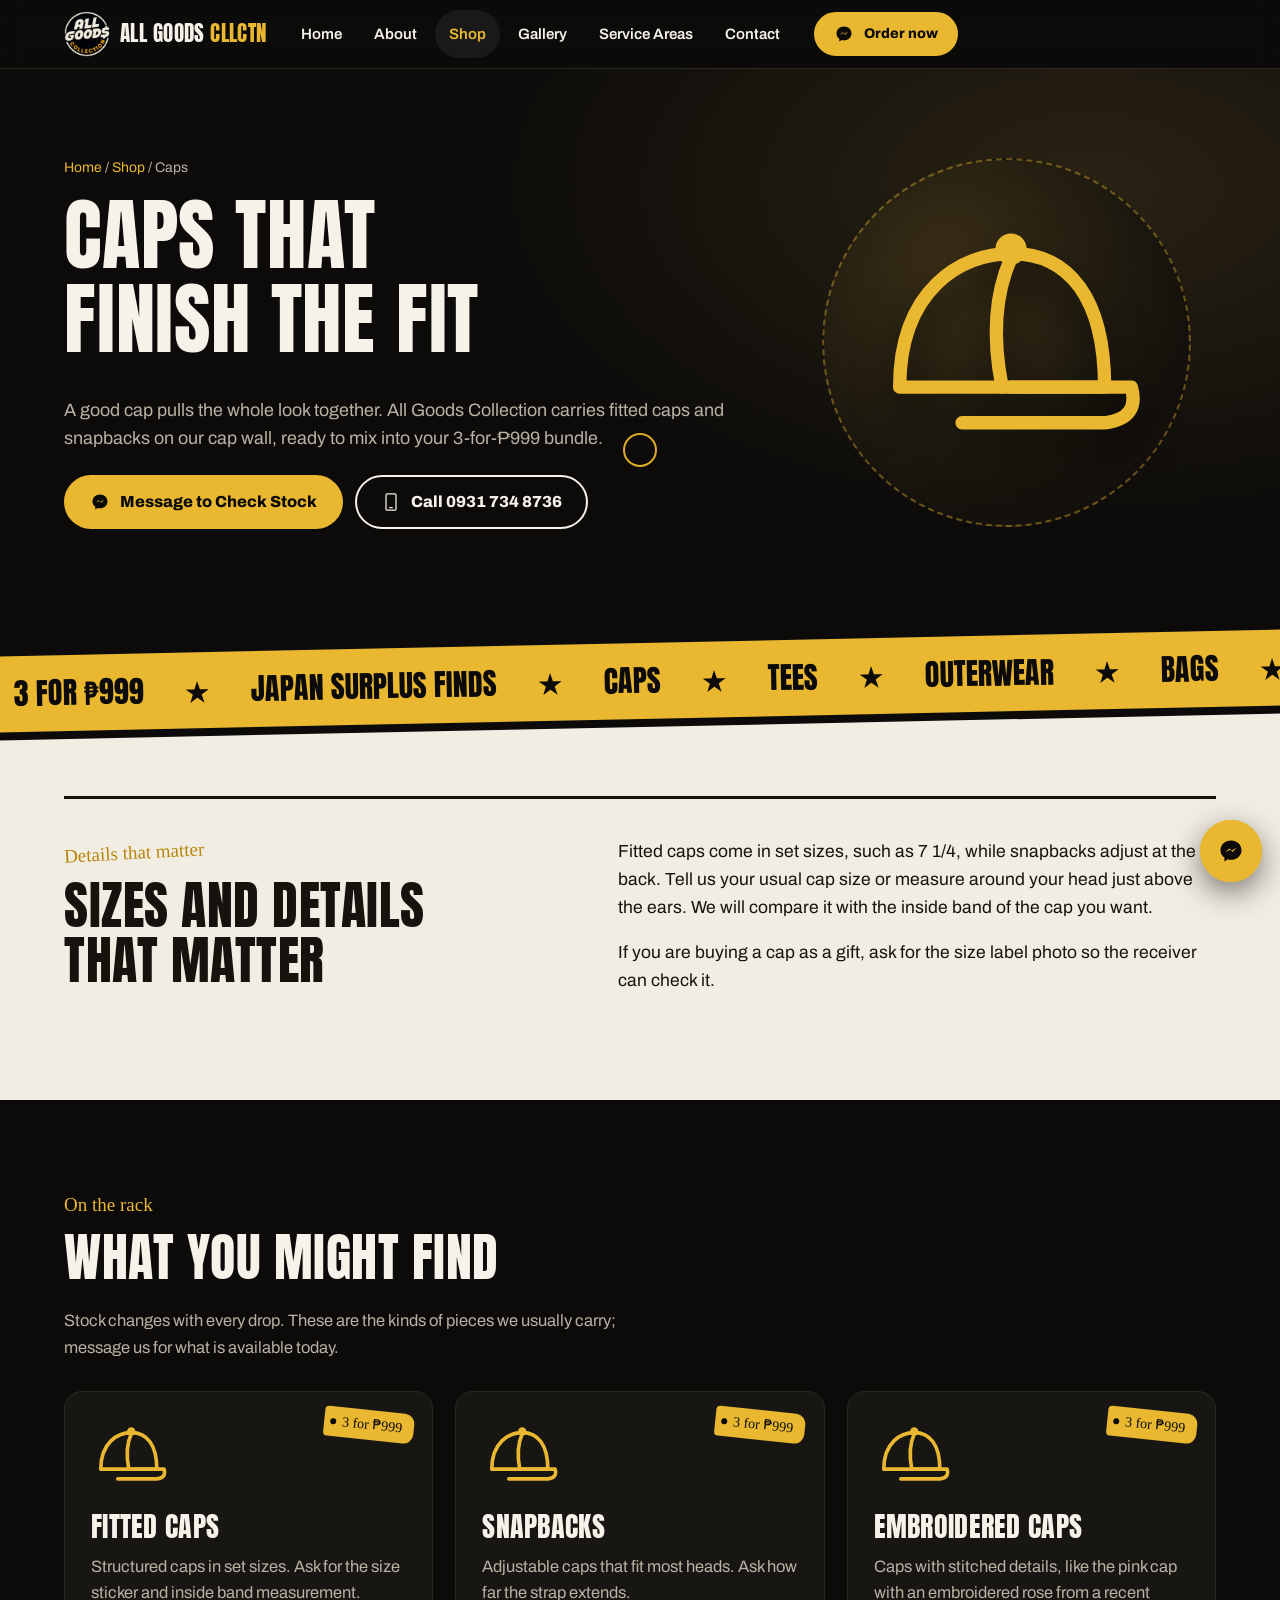
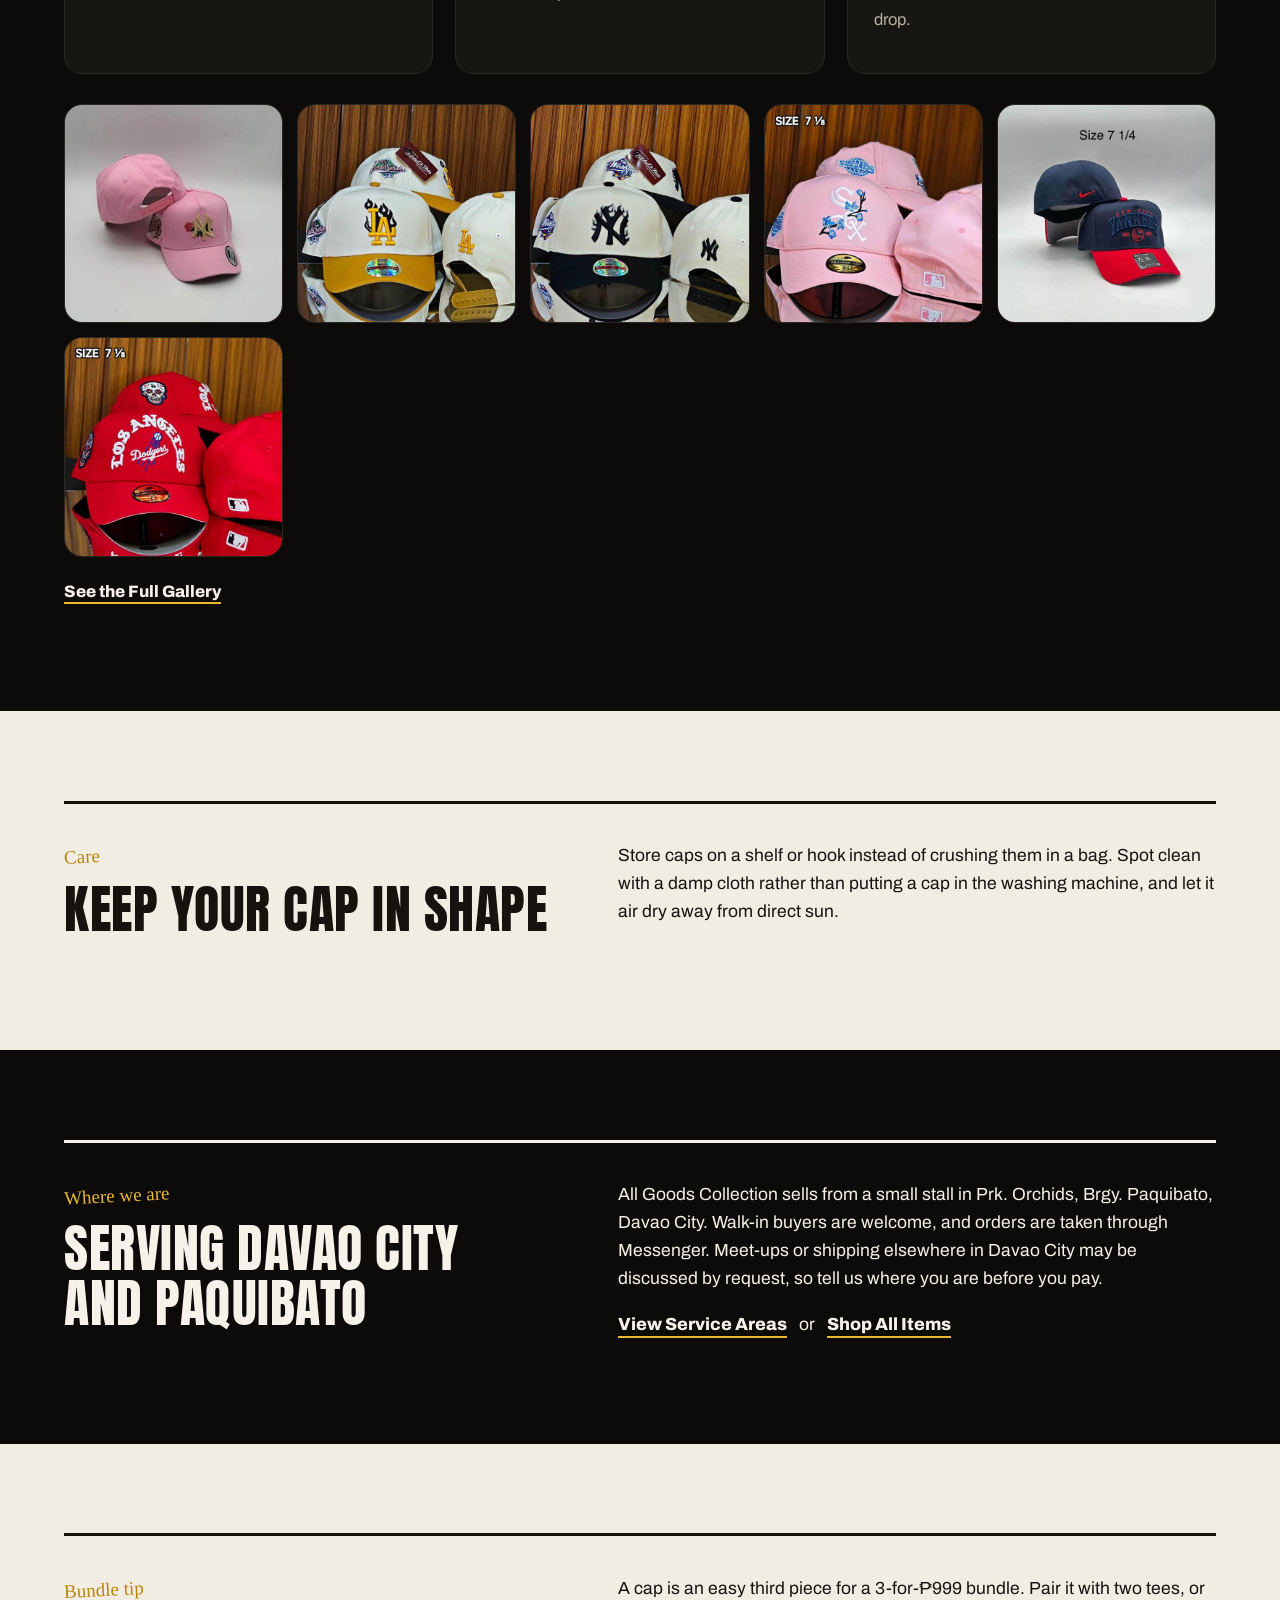
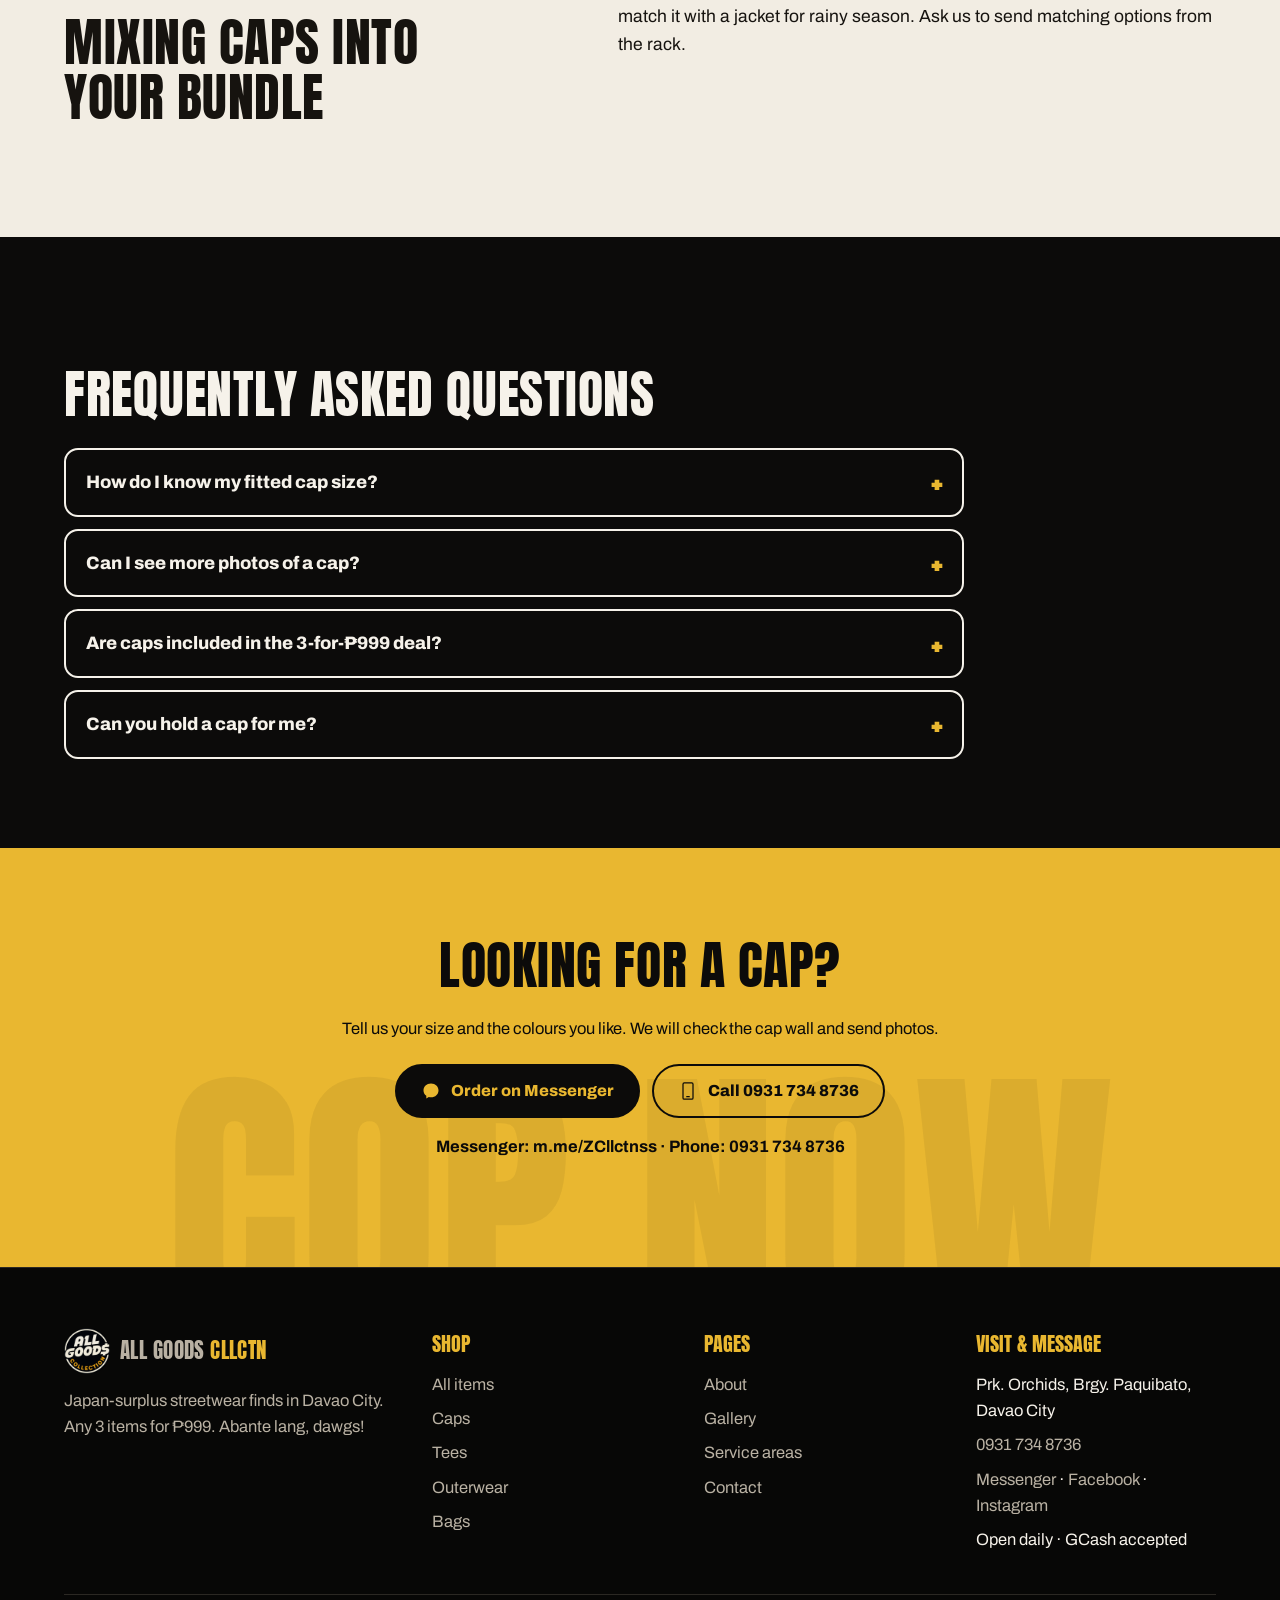
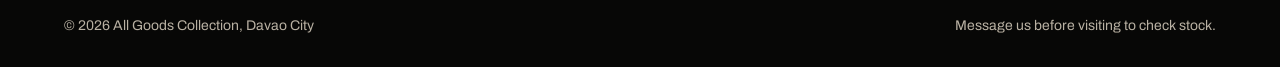
<file: caps.html>
<!DOCTYPE html>
<html lang="en-PH"><head><meta charset="utf-8"><meta name="viewport" content="width=device-width, initial-scale=1">
<title>Caps and Snapbacks in Davao City | All Goods Collection</title><meta name="description" content="Shop fitted caps and snapbacks in Davao City at All Goods Collection. Japan-surplus caps with embroidered details, any 3 items for ₱999. Message to order.">

<meta name="theme-color" content="#0c0b0a">
<link rel="preconnect" href="https://fonts.googleapis.com"><link rel="preconnect" href="https://fonts.gstatic.com" crossorigin>
<link href="https://fonts.googleapis.com/css2?family=Anton&family=Archivo:wght@400;600;800&family=Permanent+Marker&display=swap" rel="stylesheet">
<link rel="stylesheet" href="css/style.css"><!-- seo -->
<link rel="canonical" href="https://carl4webdev.github.io/all-goods-collection-site/caps.html">
<meta name="robots" content="index, follow, max-image-preview:large, max-snippet:-1">
<meta name="author" content="All Goods Collection">
<meta name="geo.region" content="PH-DAS"><meta name="geo.placename" content="Davao City">
<meta property="og:type" content="website"><meta property="og:site_name" content="All Goods Collection"><meta property="og:locale" content="en_PH">
<meta property="og:url" content="https://carl4webdev.github.io/all-goods-collection-site/caps.html"><meta property="og:title" content="Caps and Snapbacks in Davao City | All Goods Collection"><meta property="og:description" content="Shop fitted caps and snapbacks in Davao City at All Goods Collection. Japan-surplus caps with embroidered details, any 3 items for ₱999. Message to order.">
<meta property="og:image" content="https://carl4webdev.github.io/all-goods-collection-site/og-image.png"><meta property="og:image:width" content="1200"><meta property="og:image:height" content="630"><meta property="og:image:alt" content="All Goods Collection: streetwear in Davao City, any 3 items for ₱999">
<meta name="twitter:card" content="summary_large_image"><meta name="twitter:title" content="Caps and Snapbacks in Davao City | All Goods Collection"><meta name="twitter:description" content="Shop fitted caps and snapbacks in Davao City at All Goods Collection. Japan-surplus caps with embroidered details, any 3 items for ₱999. Message to order."><meta name="twitter:image" content="https://carl4webdev.github.io/all-goods-collection-site/og-image.png">
<link rel="icon" href="favicon-32.png" sizes="32x32" type="image/png"><link rel="icon" href="favicon-48.png" sizes="48x48" type="image/png"><link rel="apple-touch-icon" href="apple-touch-icon.png"><link rel="manifest" href="site.webmanifest">
<link rel="sitemap" type="application/xml" href="sitemap.xml">
<script type="application/ld+json">{"@context":"https://schema.org","@graph":[{"@type":"ClothingStore","@id":"https://carl4webdev.github.io/all-goods-collection-site/#store","name":"All Goods Collection","alternateName":"All Goods Cllctn","description":"Owner-run streetwear shop in Prk. Orchids, Brgy. Paquibato, Davao City selling Japan-surplus caps, tees, jackets, hoodies and bags. Any 3 items for ₱999. Orders through Messenger; GCash accepted.","url":"https://carl4webdev.github.io/all-goods-collection-site/","logo":"https://carl4webdev.github.io/all-goods-collection-site/icon-512.png","image":["https://carl4webdev.github.io/all-goods-collection-site/og-image.png","https://carl4webdev.github.io/all-goods-collection-site/images/photos/stall-front.jpg","https://carl4webdev.github.io/all-goods-collection-site/images/photos/cap-wall.jpg"],"telephone":"+639317348736","address":{"@type":"PostalAddress","streetAddress":"Prk. Orchids, Brgy. Paquibato","addressLocality":"Davao City","addressRegion":"Davao del Sur","addressCountry":"PH"},"areaServed":[{"@type":"Place","name":"Paquibato, Davao City"},{"@type":"City","name":"Davao City"}],"openingHours":"Mo-Su","paymentAccepted":"GCash","currenciesAccepted":"PHP","priceRange":"₱","founder":{"@id":"https://carl4webdev.github.io/all-goods-collection-site/#owner"},"contactPoint":{"@type":"ContactPoint","telephone":"+639317348736","contactType":"sales","areaServed":"PH","availableLanguage":["English","Filipino","Cebuano"],"url":"https://m.me/ZCllctnss"},"hasOfferCatalog":{"@type":"OfferCatalog","name":"Japan-surplus streetwear","itemListElement":[{"@type":"OfferCatalog","name":"Caps","url":"https://carl4webdev.github.io/all-goods-collection-site/caps.html"},{"@type":"OfferCatalog","name":"Tees","url":"https://carl4webdev.github.io/all-goods-collection-site/tees.html"},{"@type":"OfferCatalog","name":"Outerwear","url":"https://carl4webdev.github.io/all-goods-collection-site/outerwear.html"},{"@type":"OfferCatalog","name":"Bags","url":"https://carl4webdev.github.io/all-goods-collection-site/bags.html"}]},"makesOffer":{"@type":"Offer","name":"Any 3 items for ₱999","price":"999","priceCurrency":"PHP","description":"Mix any 3 caps, tees, outerwear or bags for ₱999. Promos can change; confirm when ordering."},"sameAs":["https://www.facebook.com/ZCllctnss","https://www.instagram.com/w1nsloy_/","https://m.me/ZCllctnss"]},{"@type":"WebSite","@id":"https://carl4webdev.github.io/all-goods-collection-site/#website","url":"https://carl4webdev.github.io/all-goods-collection-site/","name":"All Goods Collection","inLanguage":"en-PH","publisher":{"@id":"https://carl4webdev.github.io/all-goods-collection-site/#store"}},{"@type":"Person","@id":"https://carl4webdev.github.io/all-goods-collection-site/#owner","name":"Wenzly James","jobTitle":"Owner","worksFor":{"@id":"https://carl4webdev.github.io/all-goods-collection-site/#store"}},{"@type":"BreadcrumbList","@id":"https://carl4webdev.github.io/all-goods-collection-site/caps.html#breadcrumb","itemListElement":[{"@type":"ListItem","position":1,"name":"Home","item":"https://carl4webdev.github.io/all-goods-collection-site/"},{"@type":"ListItem","position":2,"name":"Shop","item":"https://carl4webdev.github.io/all-goods-collection-site/shop.html"},{"@type":"ListItem","position":3,"name":"Caps","item":"https://carl4webdev.github.io/all-goods-collection-site/caps.html"}]},{"@type":"CollectionPage","@id":"https://carl4webdev.github.io/all-goods-collection-site/caps.html#webpage","url":"https://carl4webdev.github.io/all-goods-collection-site/caps.html","name":"Caps and Snapbacks in Davao City | All Goods Collection","description":"Shop fitted caps and snapbacks in Davao City at All Goods Collection. Japan-surplus caps with embroidered details, any 3 items for ₱999. Message to order.","headline":"Caps That Finish the Fit","inLanguage":"en-PH","isPartOf":{"@id":"https://carl4webdev.github.io/all-goods-collection-site/#website"},"about":{"@id":"https://carl4webdev.github.io/all-goods-collection-site/#store"},"breadcrumb":{"@id":"https://carl4webdev.github.io/all-goods-collection-site/caps.html#breadcrumb"},"primaryImageOfPage":{"@type":"ImageObject","url":"https://carl4webdev.github.io/all-goods-collection-site/og-image.png","width":1200,"height":630},"dateModified":"2026-11-23","image":[{"@type":"ImageObject","contentUrl":"https://carl4webdev.github.io/all-goods-collection-site/images/photos/pink-ny-rose-cap.jpg","thumbnailUrl":"https://carl4webdev.github.io/all-goods-collection-site/images/photos/pink-ny-rose-cap-sm.jpg","caption":"Pink NY cap with an embroidered rose","creditText":"All Goods Collection","copyrightNotice":"All Goods Collection"},{"@type":"ImageObject","contentUrl":"https://carl4webdev.github.io/all-goods-collection-site/images/photos/cream-gold-la-flame-cap.jpg","thumbnailUrl":"https://carl4webdev.github.io/all-goods-collection-site/images/photos/cream-gold-la-flame-cap-sm.jpg","caption":"Cream and gold LA flame-logo cap","creditText":"All Goods Collection","copyrightNotice":"All Goods Collection"},{"@type":"ImageObject","contentUrl":"https://carl4webdev.github.io/all-goods-collection-site/images/photos/cream-ny-flame-cap.jpg","thumbnailUrl":"https://carl4webdev.github.io/all-goods-collection-site/images/photos/cream-ny-flame-cap-sm.jpg","caption":"Cream and black NY flame-logo cap","creditText":"All Goods Collection","copyrightNotice":"All Goods Collection"},{"@type":"ImageObject","contentUrl":"https://carl4webdev.github.io/all-goods-collection-site/images/photos/pink-floral-fitted-cap.jpg","thumbnailUrl":"https://carl4webdev.github.io/all-goods-collection-site/images/photos/pink-floral-fitted-cap-sm.jpg","caption":"Pink fitted cap with blue floral embroidery","creditText":"All Goods Collection","copyrightNotice":"All Goods Collection"},{"@type":"ImageObject","contentUrl":"https://carl4webdev.github.io/all-goods-collection-site/images/photos/navy-red-ny-cap.jpg","thumbnailUrl":"https://carl4webdev.github.io/all-goods-collection-site/images/photos/navy-red-ny-cap-sm.jpg","caption":"Navy and red NY cap size 7 1/4","creditText":"All Goods Collection","copyrightNotice":"All Goods Collection"},{"@type":"ImageObject","contentUrl":"https://carl4webdev.github.io/all-goods-collection-site/images/photos/red-los-angeles-fitted-cap.jpg","thumbnailUrl":"https://carl4webdev.github.io/all-goods-collection-site/images/photos/red-los-angeles-fitted-cap-sm.jpg","caption":"Red Los Angeles fitted cap with sugar-skull patch","creditText":"All Goods Collection","copyrightNotice":"All Goods Collection"}]},{"@type":"FAQPage","@id":"https://carl4webdev.github.io/all-goods-collection-site/caps.html#faq","mainEntity":[{"@type":"Question","name":"How do I know my fitted cap size?","acceptedAnswer":{"@type":"Answer","text":"Measure around your head just above the ears and send the number in centimetres. We will compare it with the inside band of the cap."}},{"@type":"Question","name":"Can I see more photos of a cap?","acceptedAnswer":{"@type":"Answer","text":"Yes. Ask for photos of the front, side, back and inside band, and of any marks or fading."}},{"@type":"Question","name":"Are caps included in the 3-for-₱999 deal?","acceptedAnswer":{"@type":"Answer","text":"Our recent posts say the deal covers all items. Confirm with us when you order, since promos can change."}},{"@type":"Question","name":"Can you hold a cap for me?","acceptedAnswer":{"@type":"Answer","text":"Message us right away and ask how long it can be held. Most caps are one of a kind and can sell quickly."}}],"isPartOf":{"@id":"https://carl4webdev.github.io/all-goods-collection-site/caps.html#webpage"}}]}</script>
<!-- /seo --></head>
<body><svg width="0" height="0" style="position:absolute" aria-hidden="true"><defs>
<symbol id="logo" viewBox="0 0 200 200"><image href="images/logo.png" width="200" height="200"/></symbol>
<symbol id="teeF" viewBox="0 0 100 110"><path d="M30 8 L42 4 Q50 15 58 4 L70 8 L96 28 L84 46 L74 40 L74 106 L26 106 L26 40 L16 46 L4 28 Z" fill="currentColor" stroke="#0c0b0a" stroke-width="3" stroke-linejoin="round"/><path d="M42 4 Q50 15 58 4" fill="none" stroke="#0c0b0a" stroke-width="3"/></symbol>
<symbol id="capF" viewBox="0 0 110 70"><path d="M10 50 Q10 8 46 6 Q82 8 82 50 Z" fill="currentColor" stroke="#0c0b0a" stroke-width="3"/><path d="M60 50 H106 Q108 60 94 61 H40 Z" fill="currentColor" stroke="#0c0b0a" stroke-width="3" stroke-linejoin="round"/><path d="M46 7 Q40 28 44 50" fill="none" stroke="#0c0b0a" stroke-width="2.5"/><circle cx="46" cy="6" r="4" fill="#0c0b0a"/></symbol>
<symbol id="i-cap" viewBox="0 0 64 64"><g fill="none" stroke="currentColor" stroke-width="3" stroke-linecap="round" stroke-linejoin="round"><path d="M8 42 C8 20 22 12 33 12 C46 12 54 22 54 42 Z"/><path d="M33 42 H60 Q62 49 54 50 H22"/><path d="M33 13 C29 22 29 32 31 42"/><circle cx="33" cy="11" r="2"/></g></symbol>
<symbol id="i-tee" viewBox="0 0 64 64"><path d="M22 8 L27 6 Q32 13 37 6 L42 8 L58 20 L51 30 L44 26 V58 H20 V26 L13 30 L6 20 Z" fill="none" stroke="currentColor" stroke-width="3" stroke-linejoin="round"/></symbol>
<symbol id="i-hoodie" viewBox="0 0 64 64"><g fill="none" stroke="currentColor" stroke-width="3" stroke-linecap="round" stroke-linejoin="round"><path d="M22 12 Q32 2 42 12 L56 20 L60 50 L52 50 L48 30 V58 H16 V30 L12 50 L4 50 L8 20 Z"/><path d="M26 13 Q32 22 38 13"/><path d="M22 44 H42 L40 52 H24 Z"/><path d="M29 18 V26 M35 18 V26"/></g></symbol>
<symbol id="i-bag" viewBox="0 0 64 64"><g fill="none" stroke="currentColor" stroke-width="3" stroke-linecap="round" stroke-linejoin="round"><path d="M12 30 Q12 24 18 24 H50 Q56 24 56 30 V48 Q56 54 50 54 H18 Q12 54 12 48 Z"/><path d="M16 33 H52"/><path d="M14 30 Q4 16 22 8 H46 Q60 14 54 26"/><circle cx="46" cy="33" r="2"/></g></symbol>
<symbol id="i-msg" viewBox="0 0 64 64"><path d="M32 8 C18 8 8 18 8 30 C8 37 11 43 17 47 V56 L25 51 C27 52 30 52 32 52 C46 52 56 42 56 30 C56 18 46 8 32 8 Z" fill="currentColor"/><path d="M19 35 L28 26 L34 31 L45 24 L36 34 L30 29 Z" fill="#e9b730"/></symbol>
<symbol id="i-phone" viewBox="0 0 64 64"><path d="M20 6 H44 Q48 6 48 10 V54 Q48 58 44 58 H20 Q16 58 16 54 V10 Q16 6 20 6 Z M28 50 H36" fill="none" stroke="currentColor" stroke-width="4" stroke-linecap="round"/></symbol>
<symbol id="i-ig" viewBox="0 0 64 64"><g fill="none" stroke="currentColor" stroke-width="4"><rect x="10" y="10" width="44" height="44" rx="13"/><circle cx="32" cy="32" r="10"/></g><circle cx="45" cy="19" r="3" fill="currentColor"/></symbol>
<symbol id="i-fb" viewBox="0 0 64 64"><path d="M36 58 V35 H44 L45 26 H36 V21 Q36 17 40 17 H46 V9 Q42 8 38 8 Q27 8 27 20 V26 H19 V35 H27 V58 Z" fill="currentColor"/></symbol>
<symbol id="i-pin" viewBox="0 0 64 64"><path d="M32 58 C32 58 12 38 12 24 A20 20 0 0 1 52 24 C52 38 32 58 32 58 Z" fill="currentColor"/><circle cx="32" cy="24" r="7" fill="#e9b730"/></symbol>
<symbol id="i-clock" viewBox="0 0 64 64"><g fill="none" stroke="currentColor" stroke-width="4" stroke-linecap="round"><circle cx="32" cy="32" r="24"/><path d="M32 18 V32 L42 38"/></g></symbol>
<symbol id="i-wallet" viewBox="0 0 64 64"><g fill="none" stroke="currentColor" stroke-width="4" stroke-linejoin="round"><rect x="8" y="16" width="48" height="36" rx="6"/><path d="M40 28 H56 V40 H40 Z"/><path d="M12 16 L40 8 L44 16"/></g></symbol>
<symbol id="i-arrow" viewBox="0 0 64 64"><path d="M10 32 H52 M38 18 L52 32 L38 46" fill="none" stroke="currentColor" stroke-width="5" stroke-linecap="round" stroke-linejoin="round"/></symbol>
</defs></svg>
<div class="curtain" aria-hidden="true"><svg><use href="#logo"/></svg></div><div class="progress" aria-hidden="true"></div><div class="cursor" aria-hidden="true"></div>
<header class="hdr"><div class="wrap">
<a class="brand" href="index.html" aria-label="All Goods Collection home"><svg role="img" aria-label="All Goods Collection logo"><use href="#logo"/></svg><span class="nm">All Goods <span class="gold">Cllctn</span></span></a>
<nav aria-label="Main"><ul class="nav" id="nav"><li><a href="index.html">Home</a></li><li><a href="about.html">About</a></li><li><a href="shop.html" aria-current="page">Shop</a><ul class="drop"><li><a href="caps.html" aria-current=page>Caps</a></li><li><a href="tees.html">Tees</a></li><li><a href="outerwear.html">Outerwear</a></li><li><a href="bags.html">Bags</a></li></ul></li><li><a href="gallery.html">Gallery</a></li><li><a href="service-areas.html">Service Areas</a></li><li><a href="contact.html">Contact</a></li></ul></nav>
<a class="btn order" href="https://m.me/ZCllctnss" target="_blank" rel="noopener"><svg class="" aria-hidden="true"><use href="#i-msg"/></svg> Order now</a>
<button class="burger" aria-label="Menu" aria-expanded="false" aria-controls="nav"><span></span><span></span><span></span></button>
</div></header>
<main><section class="band hero phero"><div class="wrap"><div><div class="crumbs"><a href="index.html">Home</a> / <a href="shop.html">Shop</a> / Caps</div><h1><span class="w"><span style="animation-delay:0.25s">Caps</span></span> <span class="w"><span style="animation-delay:0.33s">That</span></span> <span class="w"><span style="animation-delay:0.41s">Finish</span></span> <span class="w"><span style="animation-delay:0.49s">the</span></span> <span class="w"><span style="animation-delay:0.57s">Fit</span></span></h1><p class="lead rv">A good cap pulls the whole look together. All Goods Collection carries fitted caps and snapbacks on our cap wall, ready to mix into your 3-for-₱999 bundle.</p>
<div class="btns rv"><a class="btn" href="https://m.me/ZCllctnss" target="_blank" rel="noopener"><svg class="" aria-hidden="true"><use href="#i-msg"/></svg> Message to Check Stock</a><a class="btn ghost" href="tel:+639317348736"><svg class="" aria-hidden="true"><use href="#i-phone"/></svg> Call 0931 734 8736</a></div></div>
<div class="bigicon rv z"><svg class="item swing" aria-hidden="true"><use href="#i-cap"/></svg></div></div></section><div class="marquee" aria-hidden="true"><div class="track"><span>3 for ₱999</span><span>Japan surplus finds</span><span>Caps</span><span>Tees</span><span>Outerwear</span><span>Bags</span><span>Prk. Orchids, Paquibato</span><span>GCash accepted</span><span>3 for ₱999</span><span>Japan surplus finds</span><span>Caps</span><span>Tees</span><span>Outerwear</span><span>Bags</span><span>Prk. Orchids, Paquibato</span><span>GCash accepted</span></div></div><section class="band bone"><div class="wrap split"><div class="rv l"><span class="tag">Details that matter</span><h2>Sizes and Details That Matter</h2></div><div class="rv r body"><p>Fitted caps come in set sizes, such as 7 1/4, while snapbacks adjust at the back. Tell us your usual cap size or measure around your head just above the ears. We will compare it with the inside band of the cap you want.</p><p>If you are buying a cap as a gift, ask for the size label photo so the receiver can check it.</p></div></div></section><section class="band"><div class="wrap"><span class="tag rv">On the rack</span><h2 class="rv">What You Might Find</h2><p class="mute rv">Stock changes with every drop. These are the kinds of pieces we usually carry; message us for what is available today.</p><div class="grid" data-stagger><article class="card"><span class="hangtag">3 for ₱999</span><svg class="ic" aria-hidden="true"><use href="#i-cap"/></svg><h3>Fitted caps</h3><p>Structured caps in set sizes. Ask for the size sticker and inside band measurement.</p></article><article class="card"><span class="hangtag">3 for ₱999</span><svg class="ic" aria-hidden="true"><use href="#i-cap"/></svg><h3>Snapbacks</h3><p>Adjustable caps that fit most heads. Ask how far the strap extends.</p></article><article class="card"><span class="hangtag">3 for ₱999</span><svg class="ic" aria-hidden="true"><use href="#i-cap"/></svg><h3>Embroidered caps</h3><p>Caps with stitched details, like the pink cap with an embroidered rose from a recent drop.</p></article></div><div class="photos" data-stagger><!-- photos:caps --><figure class="shot"><a href="images/photos/pink-ny-rose-cap.jpg"><img src="images/photos/pink-ny-rose-cap-sm.jpg" width="600" height="600" alt="Pink NY cap with an embroidered rose" loading="lazy" decoding="async"></a><figcaption>Pink NY cap with an embroidered rose</figcaption></figure><figure class="shot"><a href="images/photos/cream-gold-la-flame-cap.jpg"><img src="images/photos/cream-gold-la-flame-cap-sm.jpg" width="600" height="600" alt="Cream and gold LA flame-logo cap" loading="lazy" decoding="async"></a><figcaption>Cream and gold LA flame-logo cap</figcaption></figure><figure class="shot"><a href="images/photos/cream-ny-flame-cap.jpg"><img src="images/photos/cream-ny-flame-cap-sm.jpg" width="600" height="600" alt="Cream and black NY flame-logo cap" loading="lazy" decoding="async"></a><figcaption>Cream and black NY flame-logo cap</figcaption></figure><figure class="shot"><a href="images/photos/pink-floral-fitted-cap.jpg"><img src="images/photos/pink-floral-fitted-cap-sm.jpg" width="600" height="600" alt="Pink fitted cap with blue floral embroidery" loading="lazy" decoding="async"></a><figcaption>Pink fitted cap with blue floral embroidery</figcaption></figure><figure class="shot"><a href="images/photos/navy-red-ny-cap.jpg"><img src="images/photos/navy-red-ny-cap-sm.jpg" width="600" height="600" alt="Navy and red NY cap size 7 1/4" loading="lazy" decoding="async"></a><figcaption>Navy and red NY cap size 7 1/4</figcaption></figure><figure class="shot"><a href="images/photos/red-los-angeles-fitted-cap.jpg"><img src="images/photos/red-los-angeles-fitted-cap-sm.jpg" width="600" height="600" alt="Red Los Angeles fitted cap with sugar-skull patch" loading="lazy" decoding="async"></a><figcaption>Red Los Angeles fitted cap with sugar-skull patch</figcaption></figure><!-- /photos:caps --></div><p class="rv" style="margin-top:22px"><a class="link" href="gallery.html">See the Full Gallery</a></p></div></section><section class="band bone"><div class="wrap split"><div class="rv l"><span class="tag">Care</span><h2>Keep Your Cap in Shape</h2></div><div class="rv r body"><p>Store caps on a shelf or hook instead of crushing them in a bag. Spot clean with a damp cloth rather than putting a cap in the washing machine, and let it air dry away from direct sun.</p></div></div></section><section class="band "><div class="wrap split"><div class="rv l"><span class="tag">Where we are</span><h2>Serving Davao City and Paquibato</h2></div><div class="rv r body"><p>All Goods Collection sells from a small stall in Prk. Orchids, Brgy. Paquibato, Davao City. Walk-in buyers are welcome, and orders are taken through Messenger. Meet-ups or shipping elsewhere in Davao City may be discussed by request, so tell us where you are before you pay.</p><p><a class="link" href="service-areas.html">View Service Areas</a> &nbsp; or &nbsp; <a class="link" href="shop.html">Shop All Items</a></p></div></div></section><section class="band bone"><div class="wrap split"><div class="rv l"><span class="tag">Bundle tip</span><h2>Mixing Caps Into Your Bundle</h2></div><div class="rv r body"><p>A cap is an easy third piece for a 3-for-₱999 bundle. Pair it with two tees, or match it with a jacket for rainy season. Ask us to send matching options from the rack.</p></div></div></section><section class="band "><div class="wrap"><span class="tag rv">Got questions?</span><h2 class="rv">Frequently Asked Questions</h2><div class="faq" data-stagger><details><summary>How do I know my fitted cap size?</summary><div class="ans"><p>Measure around your head just above the ears and send the number in centimetres. We will compare it with the inside band of the cap.</p></div></details><details><summary>Can I see more photos of a cap?</summary><div class="ans"><p>Yes. Ask for photos of the front, side, back and inside band, and of any marks or fading.</p></div></details><details><summary>Are caps included in the 3-for-₱999 deal?</summary><div class="ans"><p>Our recent posts say the deal covers all items. Confirm with us when you order, since promos can change.</p></div></details><details><summary>Can you hold a cap for me?</summary><div class="ans"><p>Message us right away and ask how long it can be held. Most caps are one of a kind and can sell quickly.</p></div></details></div></div></section><section class="band ctaband"><div class="bgword" aria-hidden="true">Cop now</div><div class="wrap rv z"><h2>Looking for a Cap?</h2><p>Tell us your size and the colours you like. We will check the cap wall and send photos.</p>
<div class="btns"><a class="btn" href="https://m.me/ZCllctnss" target="_blank" rel="noopener"><svg class="" aria-hidden="true"><use href="#i-msg"/></svg> Order on Messenger</a><a class="btn ghost" href="tel:+639317348736"><svg class="" aria-hidden="true"><use href="#i-phone"/></svg> Call 0931 734 8736</a></div>
<p style="margin-top:16px;font-weight:700">Messenger: m.me/ZCllctnss · Phone: 0931 734 8736</p></div></section></main>
<footer class="ftr"><div class="wrap">
<div><a class="brand" href="index.html"><svg role="img" aria-label="All Goods Collection logo"><use href="#logo"/></svg><span>All Goods <span class="gold">Cllctn</span></span></a>
<p class="mute" style="margin-top:14px">Japan-surplus streetwear finds in Davao City. Any 3 items for ₱999. Abante lang, dawgs!</p></div>
<div><h4>Shop</h4><ul><li><a href="shop.html">All items</a></li><li><a href="caps.html">Caps</a></li><li><a href="tees.html">Tees</a></li><li><a href="outerwear.html">Outerwear</a></li><li><a href="bags.html">Bags</a></li></ul></div>
<div><h4>Pages</h4><ul><li><a href="about.html">About</a></li><li><a href="gallery.html">Gallery</a></li><li><a href="service-areas.html">Service areas</a></li><li><a href="contact.html">Contact</a></li></ul></div>
<div><h4>Visit &amp; message</h4><ul><li>Prk. Orchids, Brgy. Paquibato, Davao City</li><li><a href="tel:+639317348736">0931 734 8736</a></li><li><a href="https://m.me/ZCllctnss" target="_blank" rel="noopener">Messenger</a> · <a href="https://www.facebook.com/ZCllctnss" target="_blank" rel="noopener">Facebook</a> · <a href="https://www.instagram.com/w1nsloy_/" target="_blank" rel="noopener">Instagram</a></li><li>Open daily · GCash accepted</li></ul></div>
</div><div class="legal"><span>© <span data-year>2026</span> All Goods Collection, Davao City</span><span>Message us before visiting to check stock.</span></div></footer>
<dialog class="lightbox" aria-label="Photo viewer"><button class="lb-close" type="button" aria-label="Close photo">&times;</button><img alt=""><p class="lb-cap"></p></dialog>
<a class="fab" href="https://m.me/ZCllctnss" target="_blank" rel="noopener" aria-label="Order on Messenger"><svg class="" aria-hidden="true"><use href="#i-msg"/></svg></a>
<script src="js/main.js"></script></body></html>
</file>
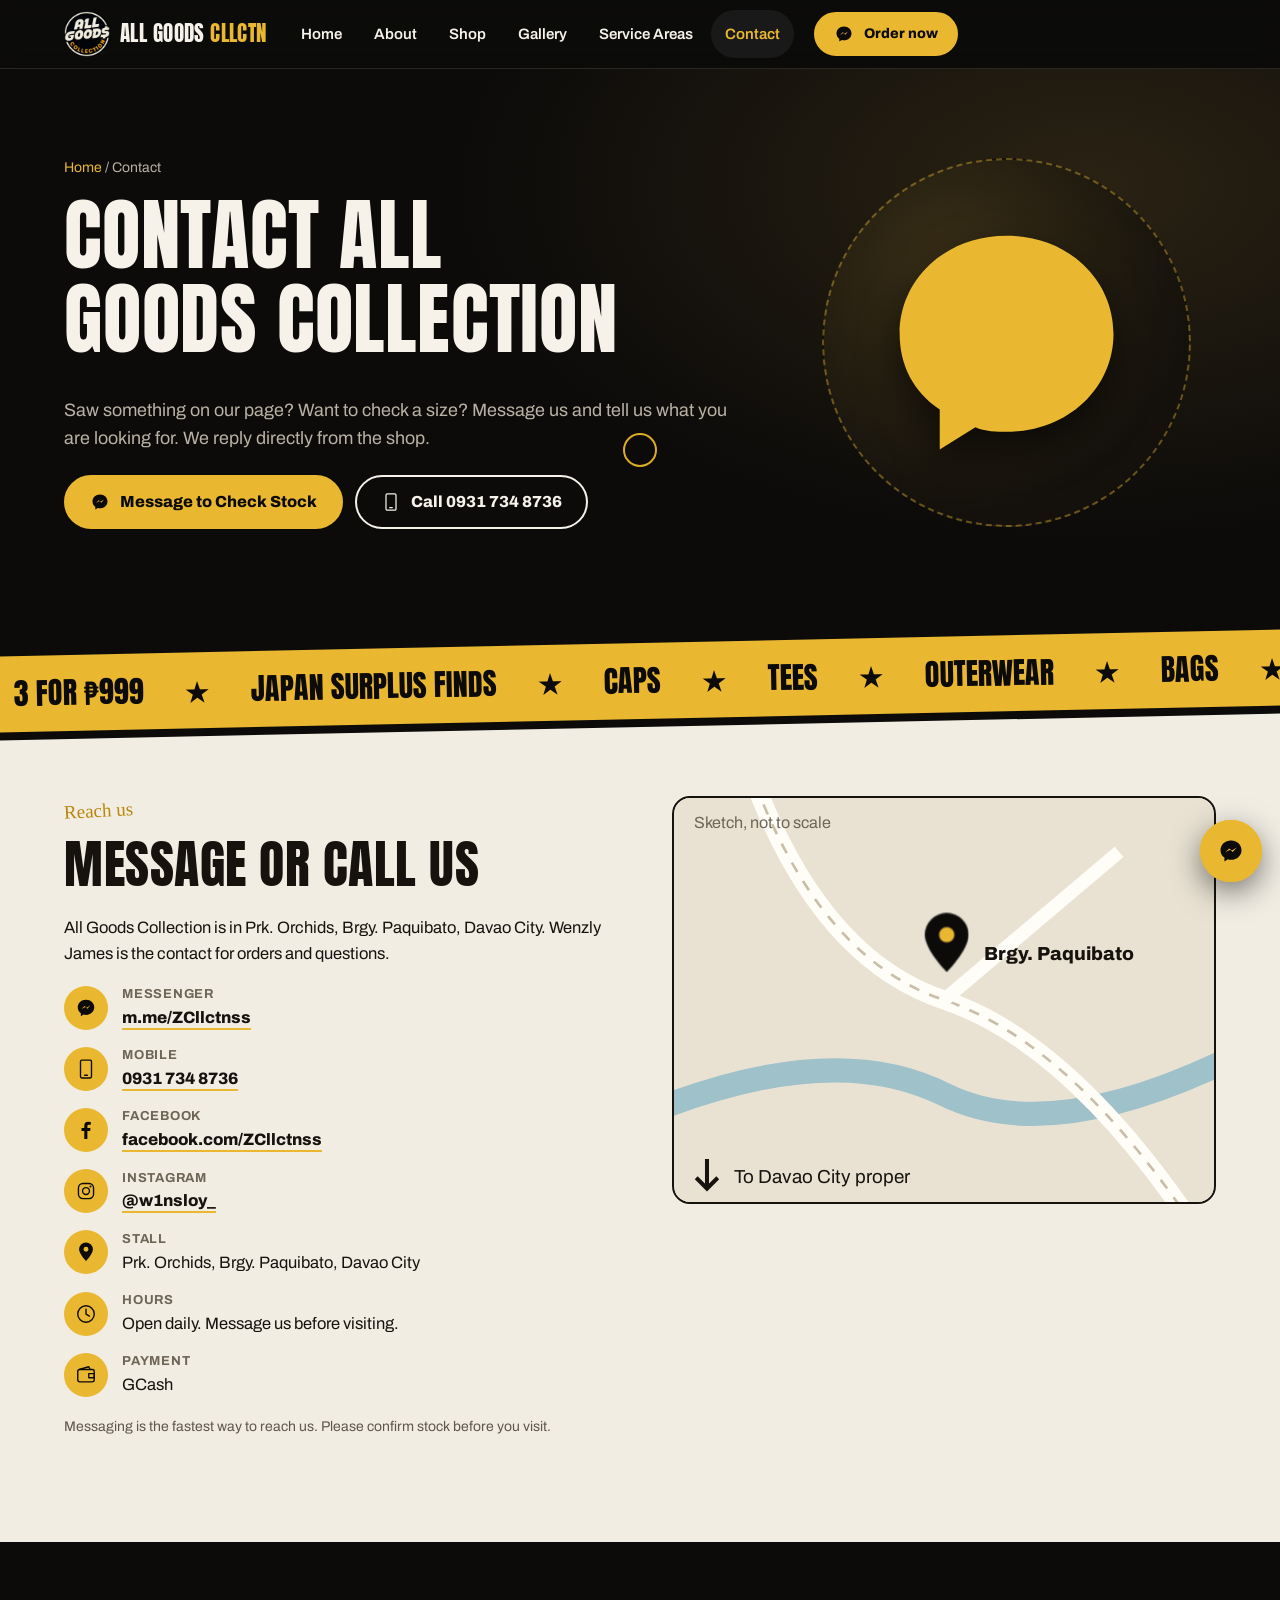
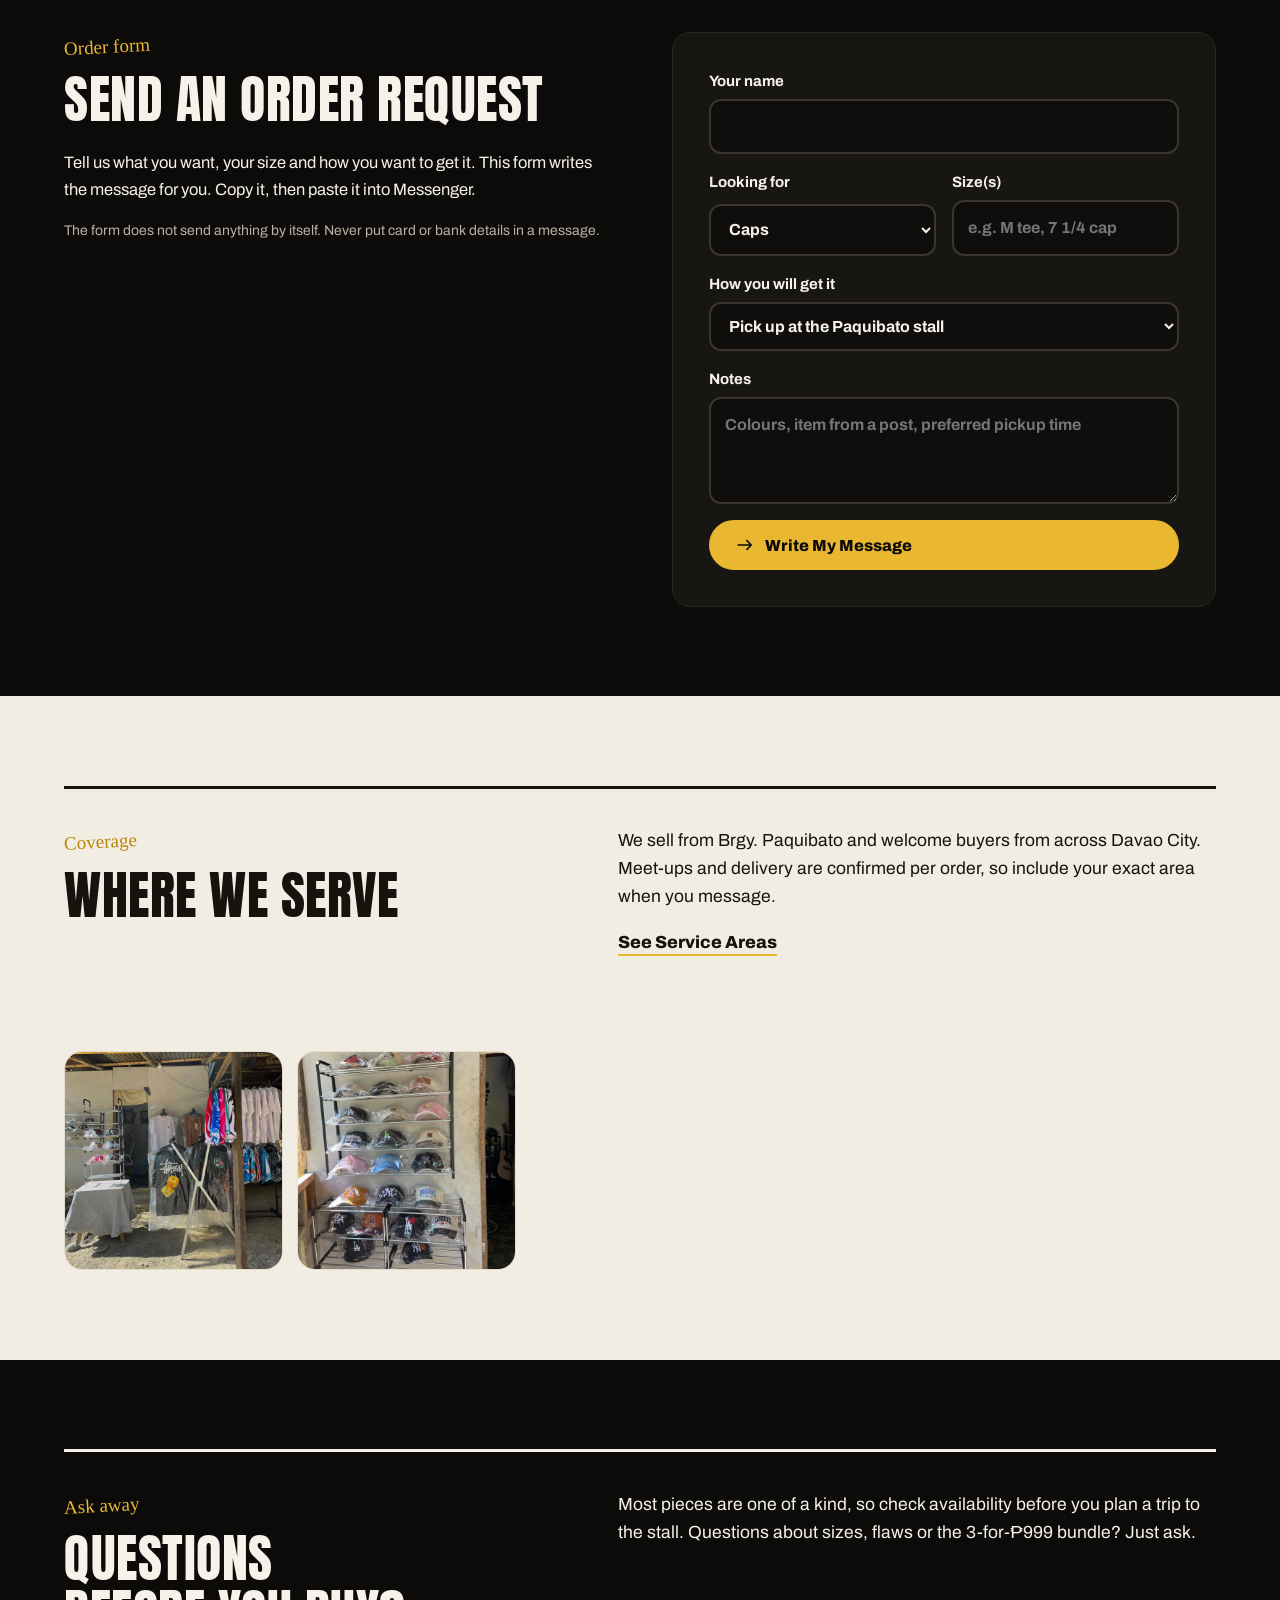
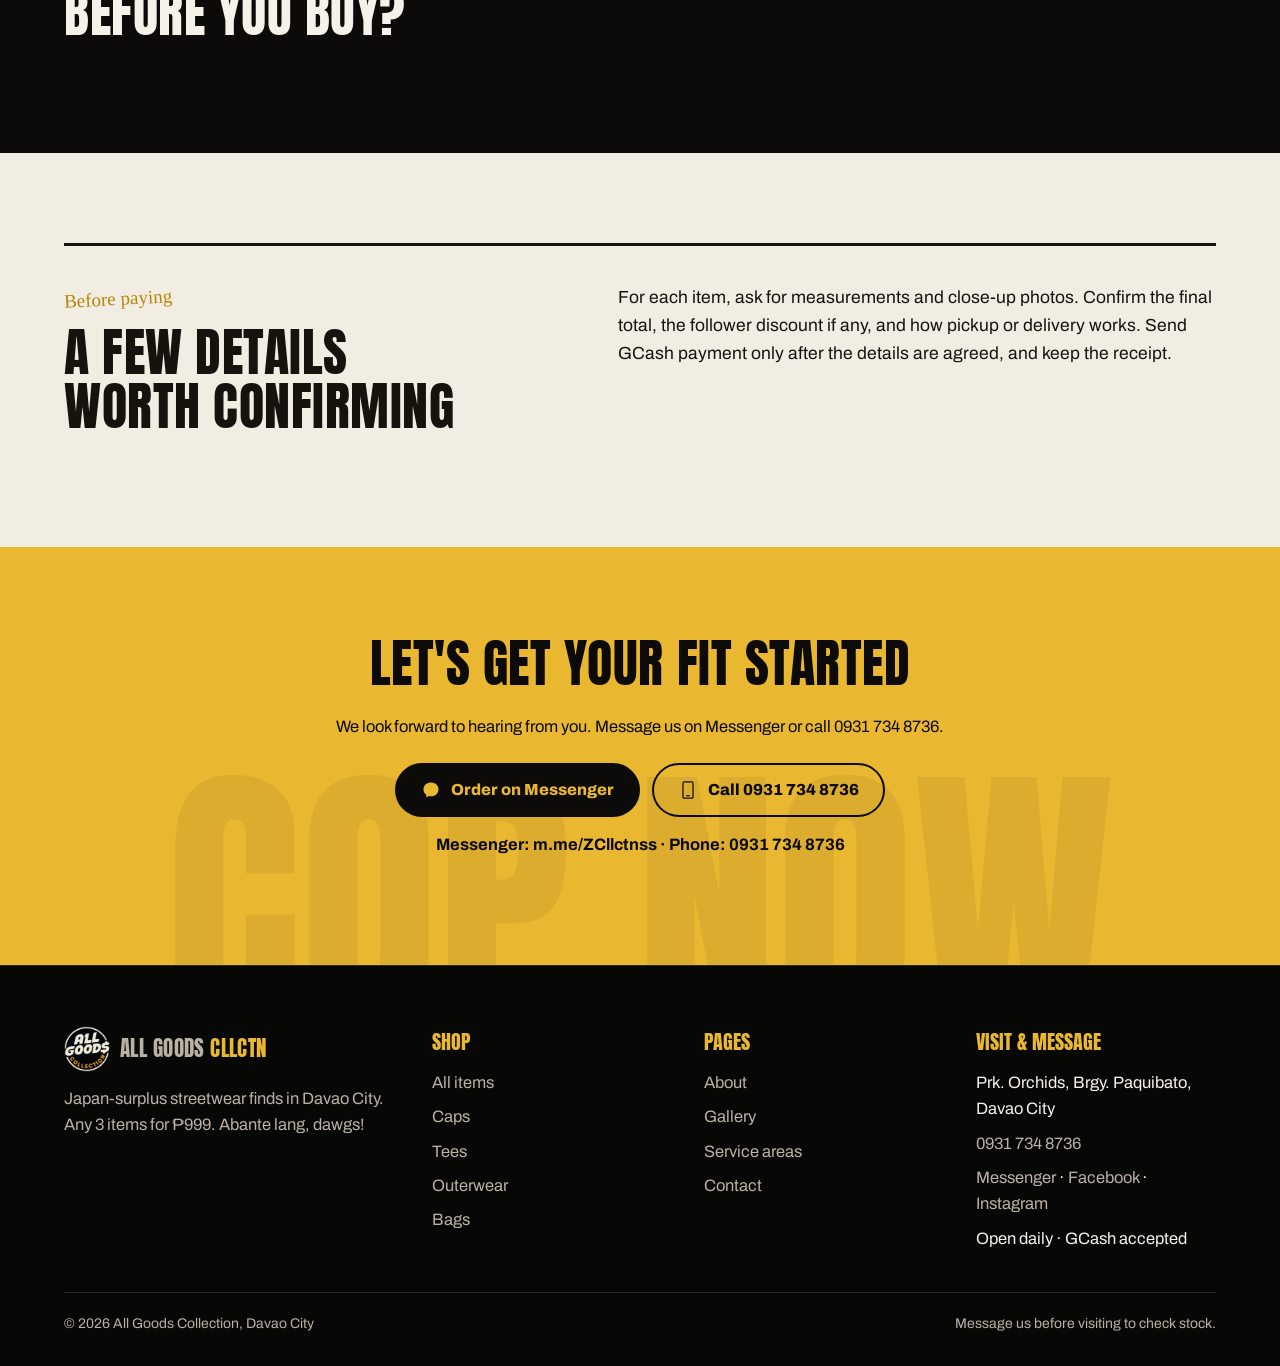
<file: contact.html>
<!DOCTYPE html>
<html lang="en-PH"><head><meta charset="utf-8"><meta name="viewport" content="width=device-width, initial-scale=1">
<title>Contact All Goods Collection | Order Streetwear in Davao City</title><meta name="description" content="Contact All Goods Collection to order caps, tees, jackets and bags in Davao City. Message us on Messenger, call 0931 734 8736 or visit us in Paquibato.">

<meta name="theme-color" content="#0c0b0a">
<link rel="preconnect" href="https://fonts.googleapis.com"><link rel="preconnect" href="https://fonts.gstatic.com" crossorigin>
<link href="https://fonts.googleapis.com/css2?family=Anton&family=Archivo:wght@400;600;800&family=Permanent+Marker&display=swap" rel="stylesheet">
<link rel="stylesheet" href="css/style.css"><!-- seo -->
<link rel="canonical" href="https://carl4webdev.github.io/all-goods-collection-site/contact.html">
<meta name="robots" content="index, follow, max-image-preview:large, max-snippet:-1">
<meta name="author" content="All Goods Collection">
<meta name="geo.region" content="PH-DAS"><meta name="geo.placename" content="Davao City">
<meta property="og:type" content="website"><meta property="og:site_name" content="All Goods Collection"><meta property="og:locale" content="en_PH">
<meta property="og:url" content="https://carl4webdev.github.io/all-goods-collection-site/contact.html"><meta property="og:title" content="Contact All Goods Collection | Order Streetwear in Davao City"><meta property="og:description" content="Contact All Goods Collection to order caps, tees, jackets and bags in Davao City. Message us on Messenger, call 0931 734 8736 or visit us in Paquibato.">
<meta property="og:image" content="https://carl4webdev.github.io/all-goods-collection-site/og-image.png"><meta property="og:image:width" content="1200"><meta property="og:image:height" content="630"><meta property="og:image:alt" content="All Goods Collection: streetwear in Davao City, any 3 items for ₱999">
<meta name="twitter:card" content="summary_large_image"><meta name="twitter:title" content="Contact All Goods Collection | Order Streetwear in Davao City"><meta name="twitter:description" content="Contact All Goods Collection to order caps, tees, jackets and bags in Davao City. Message us on Messenger, call 0931 734 8736 or visit us in Paquibato."><meta name="twitter:image" content="https://carl4webdev.github.io/all-goods-collection-site/og-image.png">
<link rel="icon" href="favicon-32.png" sizes="32x32" type="image/png"><link rel="icon" href="favicon-48.png" sizes="48x48" type="image/png"><link rel="apple-touch-icon" href="apple-touch-icon.png"><link rel="manifest" href="site.webmanifest">
<link rel="sitemap" type="application/xml" href="sitemap.xml">
<script type="application/ld+json">{"@context":"https://schema.org","@graph":[{"@type":"ClothingStore","@id":"https://carl4webdev.github.io/all-goods-collection-site/#store","name":"All Goods Collection","alternateName":"All Goods Cllctn","description":"Owner-run streetwear shop in Prk. Orchids, Brgy. Paquibato, Davao City selling Japan-surplus caps, tees, jackets, hoodies and bags. Any 3 items for ₱999. Orders through Messenger; GCash accepted.","url":"https://carl4webdev.github.io/all-goods-collection-site/","logo":"https://carl4webdev.github.io/all-goods-collection-site/icon-512.png","image":["https://carl4webdev.github.io/all-goods-collection-site/og-image.png","https://carl4webdev.github.io/all-goods-collection-site/images/photos/stall-front.jpg","https://carl4webdev.github.io/all-goods-collection-site/images/photos/cap-wall.jpg"],"telephone":"+639317348736","address":{"@type":"PostalAddress","streetAddress":"Prk. Orchids, Brgy. Paquibato","addressLocality":"Davao City","addressRegion":"Davao del Sur","addressCountry":"PH"},"areaServed":[{"@type":"Place","name":"Paquibato, Davao City"},{"@type":"City","name":"Davao City"}],"openingHours":"Mo-Su","paymentAccepted":"GCash","currenciesAccepted":"PHP","priceRange":"₱","founder":{"@id":"https://carl4webdev.github.io/all-goods-collection-site/#owner"},"contactPoint":{"@type":"ContactPoint","telephone":"+639317348736","contactType":"sales","areaServed":"PH","availableLanguage":["English","Filipino","Cebuano"],"url":"https://m.me/ZCllctnss"},"hasOfferCatalog":{"@type":"OfferCatalog","name":"Japan-surplus streetwear","itemListElement":[{"@type":"OfferCatalog","name":"Caps","url":"https://carl4webdev.github.io/all-goods-collection-site/caps.html"},{"@type":"OfferCatalog","name":"Tees","url":"https://carl4webdev.github.io/all-goods-collection-site/tees.html"},{"@type":"OfferCatalog","name":"Outerwear","url":"https://carl4webdev.github.io/all-goods-collection-site/outerwear.html"},{"@type":"OfferCatalog","name":"Bags","url":"https://carl4webdev.github.io/all-goods-collection-site/bags.html"}]},"makesOffer":{"@type":"Offer","name":"Any 3 items for ₱999","price":"999","priceCurrency":"PHP","description":"Mix any 3 caps, tees, outerwear or bags for ₱999. Promos can change; confirm when ordering."},"sameAs":["https://www.facebook.com/ZCllctnss","https://www.instagram.com/w1nsloy_/","https://m.me/ZCllctnss"]},{"@type":"WebSite","@id":"https://carl4webdev.github.io/all-goods-collection-site/#website","url":"https://carl4webdev.github.io/all-goods-collection-site/","name":"All Goods Collection","inLanguage":"en-PH","publisher":{"@id":"https://carl4webdev.github.io/all-goods-collection-site/#store"}},{"@type":"Person","@id":"https://carl4webdev.github.io/all-goods-collection-site/#owner","name":"Wenzly James","jobTitle":"Owner","worksFor":{"@id":"https://carl4webdev.github.io/all-goods-collection-site/#store"}},{"@type":"BreadcrumbList","@id":"https://carl4webdev.github.io/all-goods-collection-site/contact.html#breadcrumb","itemListElement":[{"@type":"ListItem","position":1,"name":"Home","item":"https://carl4webdev.github.io/all-goods-collection-site/"},{"@type":"ListItem","position":2,"name":"Contact","item":"https://carl4webdev.github.io/all-goods-collection-site/contact.html"}]},{"@type":"ContactPage","@id":"https://carl4webdev.github.io/all-goods-collection-site/contact.html#webpage","url":"https://carl4webdev.github.io/all-goods-collection-site/contact.html","name":"Contact All Goods Collection | Order Streetwear in Davao City","description":"Contact All Goods Collection to order caps, tees, jackets and bags in Davao City. Message us on Messenger, call 0931 734 8736 or visit us in Paquibato.","headline":"Contact All Goods Collection","inLanguage":"en-PH","isPartOf":{"@id":"https://carl4webdev.github.io/all-goods-collection-site/#website"},"about":{"@id":"https://carl4webdev.github.io/all-goods-collection-site/#store"},"breadcrumb":{"@id":"https://carl4webdev.github.io/all-goods-collection-site/contact.html#breadcrumb"},"primaryImageOfPage":{"@type":"ImageObject","url":"https://carl4webdev.github.io/all-goods-collection-site/og-image.png","width":1200,"height":630},"dateModified":"2026-11-23","mainEntity":{"@id":"https://carl4webdev.github.io/all-goods-collection-site/#store"},"image":[{"@type":"ImageObject","contentUrl":"https://carl4webdev.github.io/all-goods-collection-site/images/photos/stall-front.jpg","thumbnailUrl":"https://carl4webdev.github.io/all-goods-collection-site/images/photos/stall-front-sm.jpg","caption":"The All Goods Collection stall in Prk. Orchids Brgy. Paquibato Davao City","creditText":"All Goods Collection","copyrightNotice":"All Goods Collection"},{"@type":"ImageObject","contentUrl":"https://carl4webdev.github.io/all-goods-collection-site/images/photos/cap-wall.jpg","thumbnailUrl":"https://carl4webdev.github.io/all-goods-collection-site/images/photos/cap-wall-sm.jpg","caption":"The cap wall at the stall with fitted caps and snapbacks","creditText":"All Goods Collection","copyrightNotice":"All Goods Collection"}]}]}</script>
<!-- /seo --></head>
<body><svg width="0" height="0" style="position:absolute" aria-hidden="true"><defs>
<symbol id="logo" viewBox="0 0 200 200"><image href="images/logo.png" width="200" height="200"/></symbol>
<symbol id="teeF" viewBox="0 0 100 110"><path d="M30 8 L42 4 Q50 15 58 4 L70 8 L96 28 L84 46 L74 40 L74 106 L26 106 L26 40 L16 46 L4 28 Z" fill="currentColor" stroke="#0c0b0a" stroke-width="3" stroke-linejoin="round"/><path d="M42 4 Q50 15 58 4" fill="none" stroke="#0c0b0a" stroke-width="3"/></symbol>
<symbol id="capF" viewBox="0 0 110 70"><path d="M10 50 Q10 8 46 6 Q82 8 82 50 Z" fill="currentColor" stroke="#0c0b0a" stroke-width="3"/><path d="M60 50 H106 Q108 60 94 61 H40 Z" fill="currentColor" stroke="#0c0b0a" stroke-width="3" stroke-linejoin="round"/><path d="M46 7 Q40 28 44 50" fill="none" stroke="#0c0b0a" stroke-width="2.5"/><circle cx="46" cy="6" r="4" fill="#0c0b0a"/></symbol>
<symbol id="i-cap" viewBox="0 0 64 64"><g fill="none" stroke="currentColor" stroke-width="3" stroke-linecap="round" stroke-linejoin="round"><path d="M8 42 C8 20 22 12 33 12 C46 12 54 22 54 42 Z"/><path d="M33 42 H60 Q62 49 54 50 H22"/><path d="M33 13 C29 22 29 32 31 42"/><circle cx="33" cy="11" r="2"/></g></symbol>
<symbol id="i-tee" viewBox="0 0 64 64"><path d="M22 8 L27 6 Q32 13 37 6 L42 8 L58 20 L51 30 L44 26 V58 H20 V26 L13 30 L6 20 Z" fill="none" stroke="currentColor" stroke-width="3" stroke-linejoin="round"/></symbol>
<symbol id="i-hoodie" viewBox="0 0 64 64"><g fill="none" stroke="currentColor" stroke-width="3" stroke-linecap="round" stroke-linejoin="round"><path d="M22 12 Q32 2 42 12 L56 20 L60 50 L52 50 L48 30 V58 H16 V30 L12 50 L4 50 L8 20 Z"/><path d="M26 13 Q32 22 38 13"/><path d="M22 44 H42 L40 52 H24 Z"/><path d="M29 18 V26 M35 18 V26"/></g></symbol>
<symbol id="i-bag" viewBox="0 0 64 64"><g fill="none" stroke="currentColor" stroke-width="3" stroke-linecap="round" stroke-linejoin="round"><path d="M12 30 Q12 24 18 24 H50 Q56 24 56 30 V48 Q56 54 50 54 H18 Q12 54 12 48 Z"/><path d="M16 33 H52"/><path d="M14 30 Q4 16 22 8 H46 Q60 14 54 26"/><circle cx="46" cy="33" r="2"/></g></symbol>
<symbol id="i-msg" viewBox="0 0 64 64"><path d="M32 8 C18 8 8 18 8 30 C8 37 11 43 17 47 V56 L25 51 C27 52 30 52 32 52 C46 52 56 42 56 30 C56 18 46 8 32 8 Z" fill="currentColor"/><path d="M19 35 L28 26 L34 31 L45 24 L36 34 L30 29 Z" fill="#e9b730"/></symbol>
<symbol id="i-phone" viewBox="0 0 64 64"><path d="M20 6 H44 Q48 6 48 10 V54 Q48 58 44 58 H20 Q16 58 16 54 V10 Q16 6 20 6 Z M28 50 H36" fill="none" stroke="currentColor" stroke-width="4" stroke-linecap="round"/></symbol>
<symbol id="i-ig" viewBox="0 0 64 64"><g fill="none" stroke="currentColor" stroke-width="4"><rect x="10" y="10" width="44" height="44" rx="13"/><circle cx="32" cy="32" r="10"/></g><circle cx="45" cy="19" r="3" fill="currentColor"/></symbol>
<symbol id="i-fb" viewBox="0 0 64 64"><path d="M36 58 V35 H44 L45 26 H36 V21 Q36 17 40 17 H46 V9 Q42 8 38 8 Q27 8 27 20 V26 H19 V35 H27 V58 Z" fill="currentColor"/></symbol>
<symbol id="i-pin" viewBox="0 0 64 64"><path d="M32 58 C32 58 12 38 12 24 A20 20 0 0 1 52 24 C52 38 32 58 32 58 Z" fill="currentColor"/><circle cx="32" cy="24" r="7" fill="#e9b730"/></symbol>
<symbol id="i-clock" viewBox="0 0 64 64"><g fill="none" stroke="currentColor" stroke-width="4" stroke-linecap="round"><circle cx="32" cy="32" r="24"/><path d="M32 18 V32 L42 38"/></g></symbol>
<symbol id="i-wallet" viewBox="0 0 64 64"><g fill="none" stroke="currentColor" stroke-width="4" stroke-linejoin="round"><rect x="8" y="16" width="48" height="36" rx="6"/><path d="M40 28 H56 V40 H40 Z"/><path d="M12 16 L40 8 L44 16"/></g></symbol>
<symbol id="i-arrow" viewBox="0 0 64 64"><path d="M10 32 H52 M38 18 L52 32 L38 46" fill="none" stroke="currentColor" stroke-width="5" stroke-linecap="round" stroke-linejoin="round"/></symbol>
</defs></svg>
<div class="curtain" aria-hidden="true"><svg><use href="#logo"/></svg></div><div class="progress" aria-hidden="true"></div><div class="cursor" aria-hidden="true"></div>
<header class="hdr"><div class="wrap">
<a class="brand" href="index.html" aria-label="All Goods Collection home"><svg role="img" aria-label="All Goods Collection logo"><use href="#logo"/></svg><span class="nm">All Goods <span class="gold">Cllctn</span></span></a>
<nav aria-label="Main"><ul class="nav" id="nav"><li><a href="index.html">Home</a></li><li><a href="about.html">About</a></li><li><a href="shop.html">Shop</a><ul class="drop"><li><a href="caps.html">Caps</a></li><li><a href="tees.html">Tees</a></li><li><a href="outerwear.html">Outerwear</a></li><li><a href="bags.html">Bags</a></li></ul></li><li><a href="gallery.html">Gallery</a></li><li><a href="service-areas.html">Service Areas</a></li><li><a href="contact.html" aria-current="page">Contact</a></li></ul></nav>
<a class="btn order" href="https://m.me/ZCllctnss" target="_blank" rel="noopener"><svg class="" aria-hidden="true"><use href="#i-msg"/></svg> Order now</a>
<button class="burger" aria-label="Menu" aria-expanded="false" aria-controls="nav"><span></span><span></span><span></span></button>
</div></header>
<main><section class="band hero phero"><div class="wrap"><div><div class="crumbs"><a href="index.html">Home</a> / Contact</div><h1><span class="w"><span style="animation-delay:0.25s">Contact</span></span> <span class="w"><span style="animation-delay:0.33s">All</span></span> <span class="w"><span style="animation-delay:0.41s">Goods</span></span> <span class="w"><span style="animation-delay:0.49s">Collection</span></span></h1><p class="lead rv">Saw something on our page? Want to check a size? Message us and tell us what you are looking for. We reply directly from the shop.</p>
<div class="btns rv"><a class="btn" href="https://m.me/ZCllctnss" target="_blank" rel="noopener"><svg class="" aria-hidden="true"><use href="#i-msg"/></svg> Message to Check Stock</a><a class="btn ghost" href="tel:+639317348736"><svg class="" aria-hidden="true"><use href="#i-phone"/></svg> Call 0931 734 8736</a></div></div>
<div class="bigicon rv z"><svg class="item swing" aria-hidden="true"><use href="#i-msg"/></svg></div></div></section><div class="marquee" aria-hidden="true"><div class="track"><span>3 for ₱999</span><span>Japan surplus finds</span><span>Caps</span><span>Tees</span><span>Outerwear</span><span>Bags</span><span>Prk. Orchids, Paquibato</span><span>GCash accepted</span><span>3 for ₱999</span><span>Japan surplus finds</span><span>Caps</span><span>Tees</span><span>Outerwear</span><span>Bags</span><span>Prk. Orchids, Paquibato</span><span>GCash accepted</span></div></div><section class="band bone"><div class="wrap two"><div class="rv l"><span class="tag">Reach us</span><h2>Message or Call Us</h2>
<p>All Goods Collection is in Prk. Orchids, Brgy. Paquibato, Davao City. Wenzly James is the contact for orders and questions.</p>
<ul class="info">
<li><span class="i"><svg class="" aria-hidden="true"><use href="#i-msg"/></svg></span><div><b>Messenger</b><a class="link" href="https://m.me/ZCllctnss" target="_blank" rel="noopener">m.me/ZCllctnss</a></div></li>
<li><span class="i"><svg class="" aria-hidden="true"><use href="#i-phone"/></svg></span><div><b>Mobile</b><a class="link" href="tel:+639317348736">0931 734 8736</a></div></li>
<li><span class="i"><svg class="" aria-hidden="true"><use href="#i-fb"/></svg></span><div><b>Facebook</b><a class="link" href="https://www.facebook.com/ZCllctnss" target="_blank" rel="noopener">facebook.com/ZCllctnss</a></div></li>
<li><span class="i"><svg class="" aria-hidden="true"><use href="#i-ig"/></svg></span><div><b>Instagram</b><a class="link" href="https://www.instagram.com/w1nsloy_/" target="_blank" rel="noopener">@w1nsloy_</a></div></li>
<li><span class="i"><svg class="" aria-hidden="true"><use href="#i-pin"/></svg></span><div><b>Stall</b>Prk. Orchids, Brgy. Paquibato, Davao City</div></li>
<li><span class="i"><svg class="" aria-hidden="true"><use href="#i-clock"/></svg></span><div><b>Hours</b>Open daily. Message us before visiting.</div></li>
<li><span class="i"><svg class="" aria-hidden="true"><use href="#i-wallet"/></svg></span><div><b>Payment</b>GCash</div></li></ul>
<p class="note" style="margin-top:18px">Messaging is the fastest way to reach us. Please confirm stock before you visit.</p></div><div class="mapcard rv r"><svg viewBox="0 0 400 300" role="img" aria-label="Simple sketch map showing the stall in Brgy. Paquibato, north of Davao City proper. Not to scale.">
<rect width="400" height="300" fill="#e9e2d3"/><path d="M-10 230 Q120 180 200 220 T420 190" fill="none" stroke="#9fc1c9" stroke-width="18"/>
<path d="M60 -10 Q110 120 200 150 T380 310" fill="none" stroke="#fffdf8" stroke-width="14"/><path d="M60 -10 Q110 120 200 150 T380 310" fill="none" stroke="#c9bfa9" stroke-width="2" stroke-dasharray="8 8"/>
<path d="M200 150 L330 40" fill="none" stroke="#fffdf8" stroke-width="10"/>
<g font-family="Archivo,sans-serif" font-size="14" fill="#16130f"><text x="230" y="120" font-weight="800">Brgy. Paquibato</text><text x="44" y="286">To Davao City proper</text><text x="14" y="22" font-size="12" fill="#6d6556">Sketch, not to scale</text></g>
<path d="M24 268 V290 M16 282 L24 290 L32 282" stroke="#16130f" stroke-width="3" fill="none"/>
<g class="pin"><use href="#i-pin" x="176" y="82" width="52" height="52" style="color:#0c0b0a"/></g></svg></div></div></section>
<section class="band"><div class="wrap two"><div class="rv l"><span class="tag">Order form</span><h2>Send an Order Request</h2><p>Tell us what you want, your size and how you want to get it. This form writes the message for you. Copy it, then paste it into Messenger.</p><p class="note">The form does not send anything by itself. Never put card or bank details in a message.</p></div>
<div class="panel rv r"><form class="form" id="order-form">
<label for="f-name">Your name<input id="f-name" name="name" autocomplete="name" required></label>
<div class="row"><label for="f-cat">Looking for<select id="f-cat" name="cat"><option>Caps</option><option>Tees</option><option>Outerwear</option><option>Bags</option><option>Mix (3 for ₱999)</option></select></label>
<label for="f-size">Size(s)<input id="f-size" name="size" placeholder="e.g. M tee, 7 1/4 cap"></label></div>
<label for="f-pickup">How you will get it<select id="f-pickup" name="pickup"><option>Pick up at the Paquibato stall</option><option>Meet-up in Davao City</option><option>Ask about delivery</option></select></label>
<label for="f-msg">Notes<textarea id="f-msg" name="msg" rows="3" placeholder="Colours, item from a post, preferred pickup time"></textarea></label>
<button class="btn" type="submit"><svg class="" aria-hidden="true"><use href="#i-arrow"/></svg> Write My Message</button></form>
<div class="out" id="order-out" aria-live="polite"><pre></pre><div class="btns" style="margin-top:0"><button class="btn" type="button" id="copy-order">Copy message</button><a class="btn ghost" href="https://m.me/ZCllctnss" target="_blank" rel="noopener">Open Messenger</a></div></div></div></div></section><section class="band bone"><div class="wrap split"><div class="rv l"><span class="tag">Coverage</span><h2>Where We Serve</h2></div><div class="rv r body"><p>We sell from Brgy. Paquibato and welcome buyers from across Davao City. Meet-ups and delivery are confirmed per order, so include your exact area when you message.</p><p><a class="link" href="service-areas.html">See Service Areas</a></p></div><div class="photos" data-stagger><!-- photos:contact --><figure class="shot"><a href="images/photos/stall-front.jpg"><img src="images/photos/stall-front-sm.jpg" width="600" height="600" alt="The All Goods Collection stall in Prk. Orchids Brgy. Paquibato Davao City" loading="lazy" decoding="async"></a><figcaption>The All Goods Collection stall in Prk. Orchids Brgy. Paquibato Davao City</figcaption></figure><figure class="shot"><a href="images/photos/cap-wall.jpg"><img src="images/photos/cap-wall-sm.jpg" width="600" height="600" alt="The cap wall at the stall with fitted caps and snapbacks" loading="lazy" decoding="async"></a><figcaption>The cap wall at the stall with fitted caps and snapbacks</figcaption></figure><!-- /photos:contact --></div></div></section><section class="band "><div class="wrap split"><div class="rv l"><span class="tag">Ask away</span><h2>Questions Before You Buy?</h2></div><div class="rv r body"><p>Most pieces are one of a kind, so check availability before you plan a trip to the stall. Questions about sizes, flaws or the 3-for-₱999 bundle? Just ask.</p></div></div></section><section class="band bone"><div class="wrap split"><div class="rv l"><span class="tag">Before paying</span><h2>A Few Details Worth Confirming</h2></div><div class="rv r body"><p>For each item, ask for measurements and close-up photos. Confirm the final total, the follower discount if any, and how pickup or delivery works. Send GCash payment only after the details are agreed, and keep the receipt.</p></div></div></section><section class="band ctaband"><div class="bgword" aria-hidden="true">Cop now</div><div class="wrap rv z"><h2>Let's Get Your Fit Started</h2><p>We look forward to hearing from you. Message us on Messenger or call 0931 734 8736.</p>
<div class="btns"><a class="btn" href="https://m.me/ZCllctnss" target="_blank" rel="noopener"><svg class="" aria-hidden="true"><use href="#i-msg"/></svg> Order on Messenger</a><a class="btn ghost" href="tel:+639317348736"><svg class="" aria-hidden="true"><use href="#i-phone"/></svg> Call 0931 734 8736</a></div>
<p style="margin-top:16px;font-weight:700">Messenger: m.me/ZCllctnss · Phone: 0931 734 8736</p></div></section></main>
<footer class="ftr"><div class="wrap">
<div><a class="brand" href="index.html"><svg role="img" aria-label="All Goods Collection logo"><use href="#logo"/></svg><span>All Goods <span class="gold">Cllctn</span></span></a>
<p class="mute" style="margin-top:14px">Japan-surplus streetwear finds in Davao City. Any 3 items for ₱999. Abante lang, dawgs!</p></div>
<div><h4>Shop</h4><ul><li><a href="shop.html">All items</a></li><li><a href="caps.html">Caps</a></li><li><a href="tees.html">Tees</a></li><li><a href="outerwear.html">Outerwear</a></li><li><a href="bags.html">Bags</a></li></ul></div>
<div><h4>Pages</h4><ul><li><a href="about.html">About</a></li><li><a href="gallery.html">Gallery</a></li><li><a href="service-areas.html">Service areas</a></li><li><a href="contact.html">Contact</a></li></ul></div>
<div><h4>Visit &amp; message</h4><ul><li>Prk. Orchids, Brgy. Paquibato, Davao City</li><li><a href="tel:+639317348736">0931 734 8736</a></li><li><a href="https://m.me/ZCllctnss" target="_blank" rel="noopener">Messenger</a> · <a href="https://www.facebook.com/ZCllctnss" target="_blank" rel="noopener">Facebook</a> · <a href="https://www.instagram.com/w1nsloy_/" target="_blank" rel="noopener">Instagram</a></li><li>Open daily · GCash accepted</li></ul></div>
</div><div class="legal"><span>© <span data-year>2026</span> All Goods Collection, Davao City</span><span>Message us before visiting to check stock.</span></div></footer>
<dialog class="lightbox" aria-label="Photo viewer"><button class="lb-close" type="button" aria-label="Close photo">&times;</button><img alt=""><p class="lb-cap"></p></dialog>
<a class="fab" href="https://m.me/ZCllctnss" target="_blank" rel="noopener" aria-label="Order on Messenger"><svg class="" aria-hidden="true"><use href="#i-msg"/></svg></a>
<script src="js/main.js"></script></body></html>
</file>
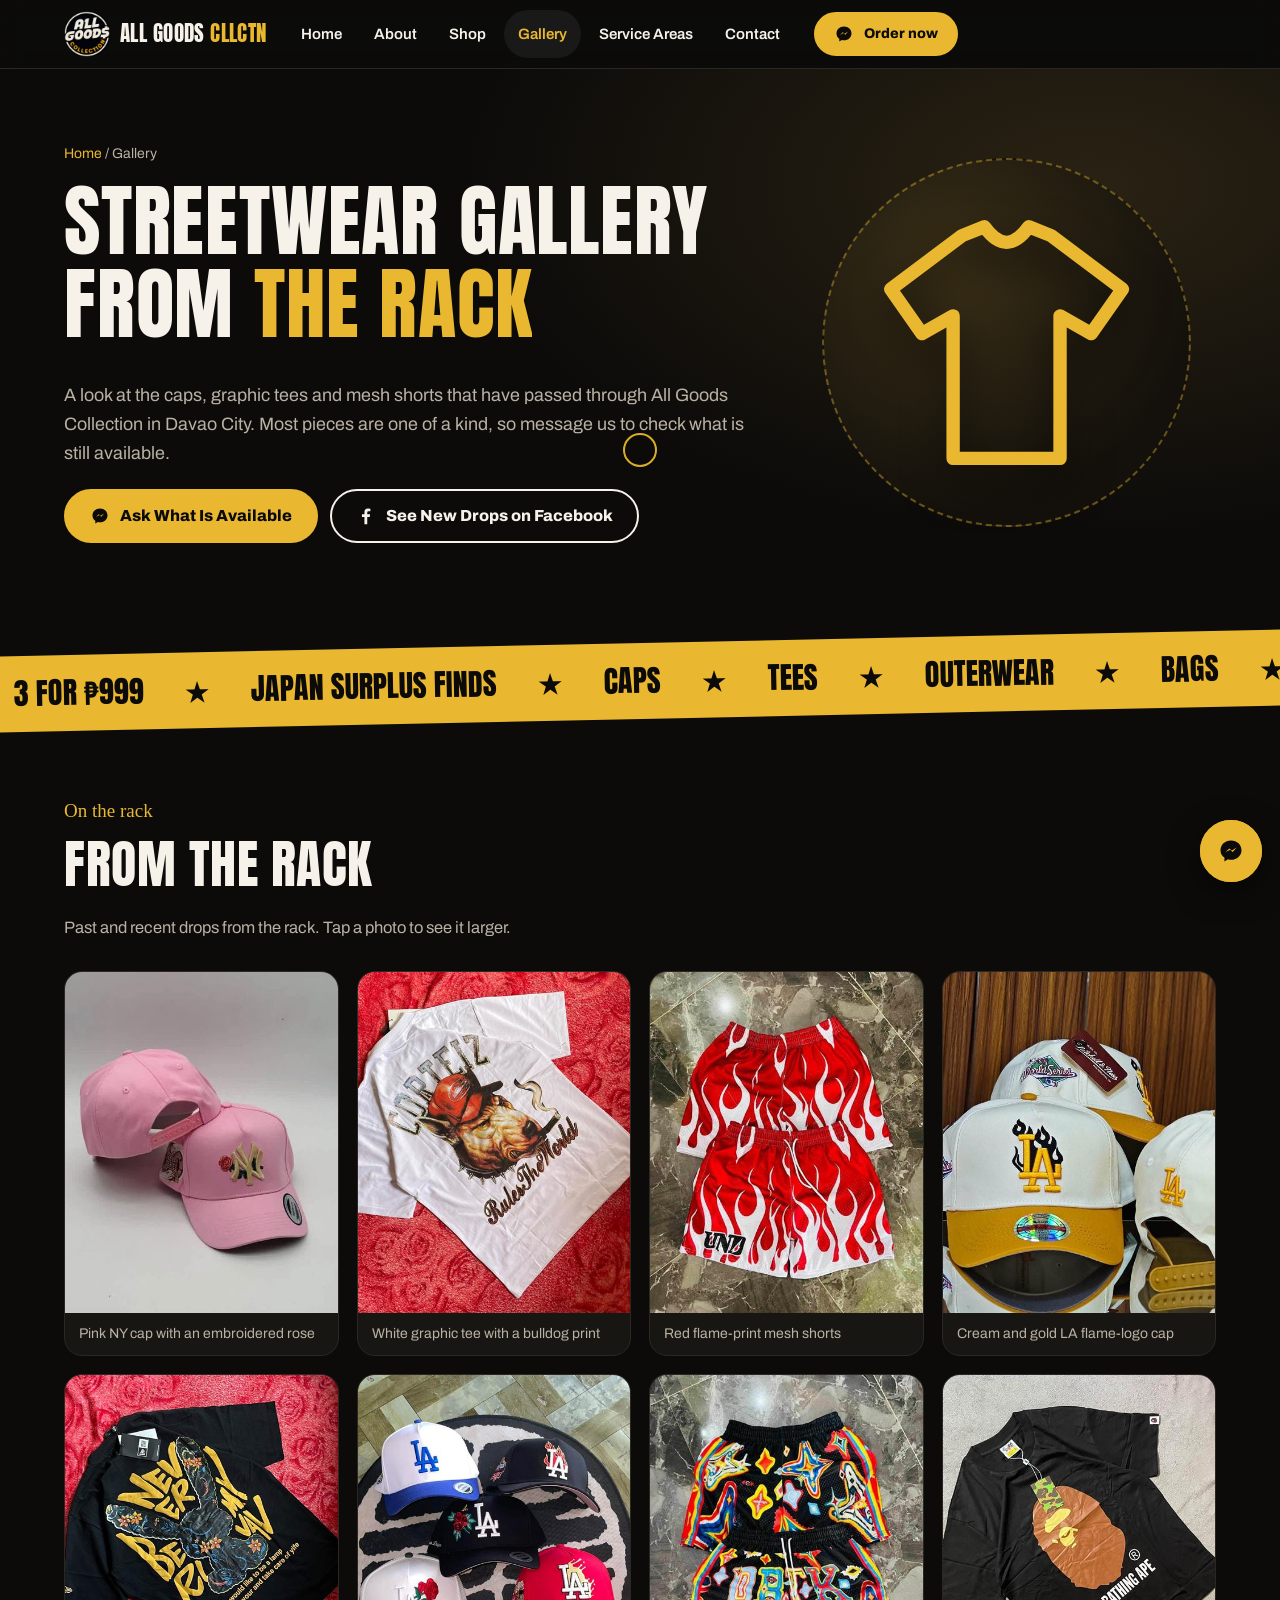
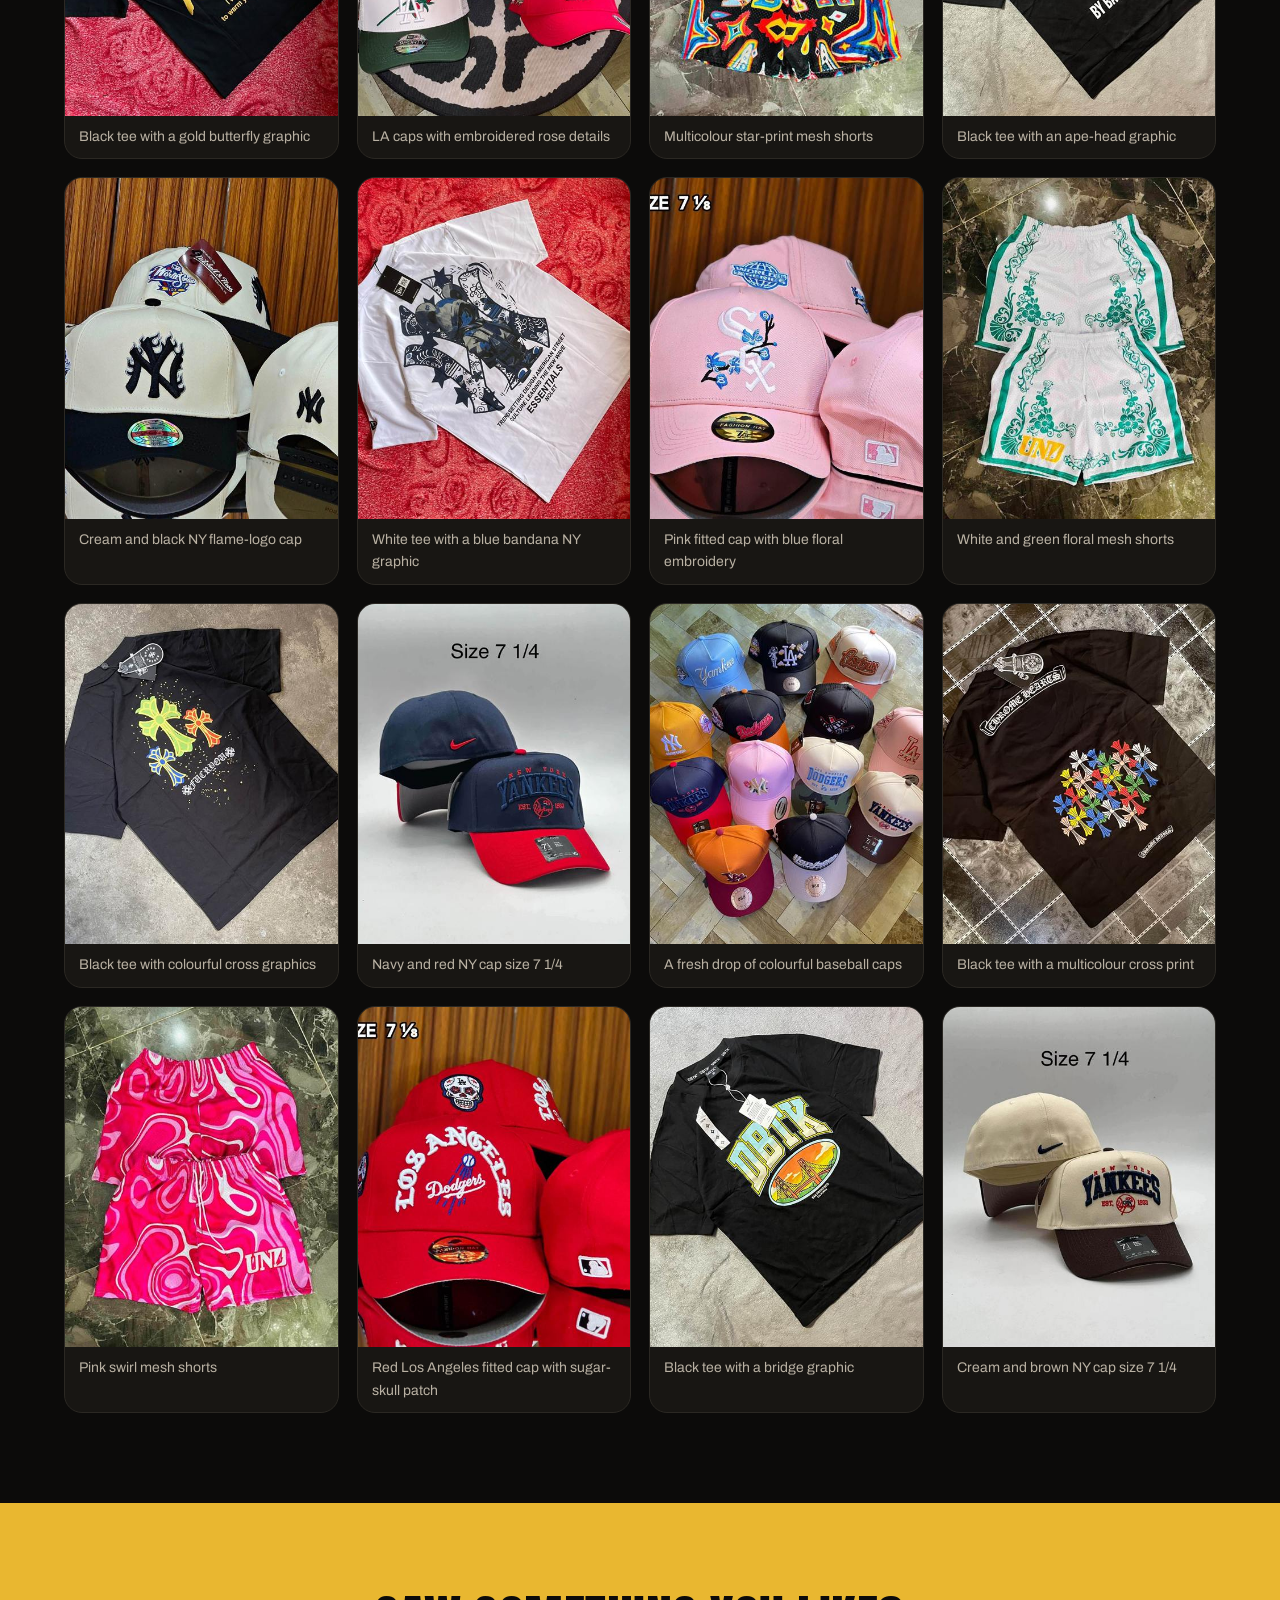
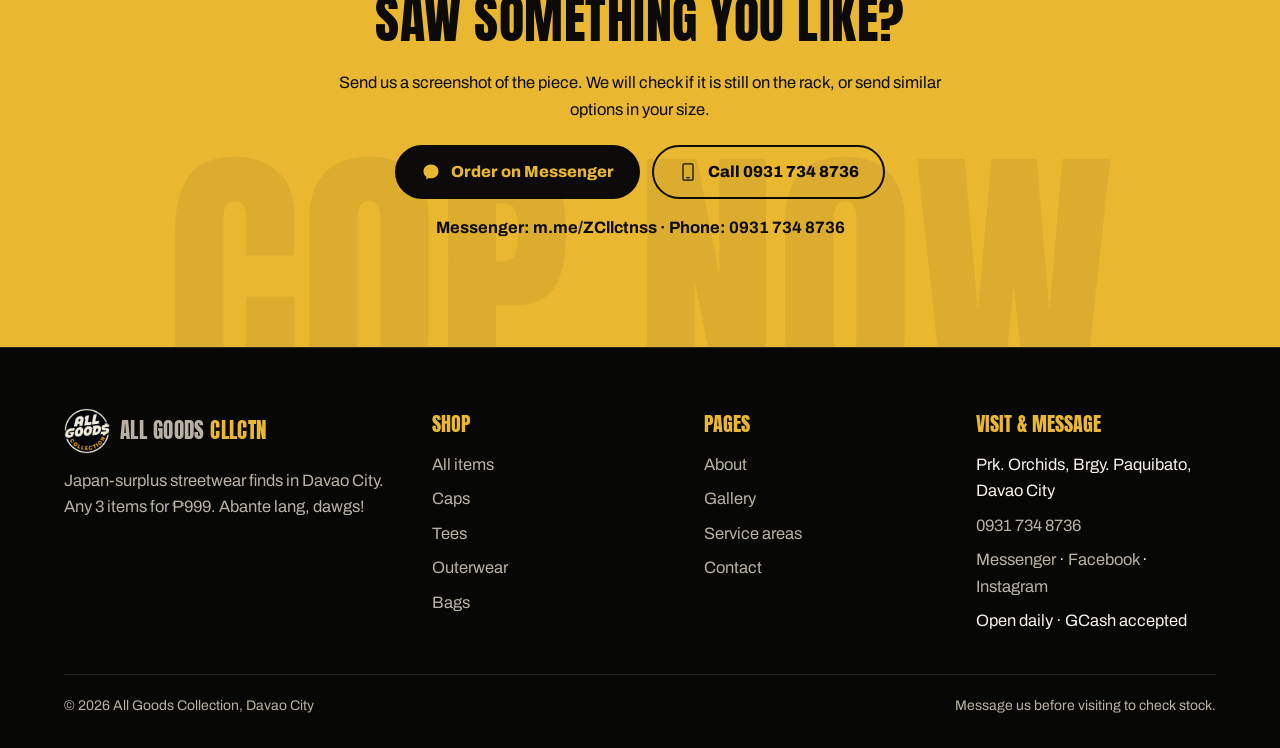
<file: gallery.html>
<!DOCTYPE html>
<html lang="en-PH"><head><meta charset="utf-8"><meta name="viewport" content="width=device-width, initial-scale=1">
<title>Streetwear Gallery: Caps, Tees and Shorts | All Goods Collection</title><meta name="description" content="Photos of Japan-surplus caps, graphic tees and mesh shorts from All Goods Collection in Davao City. Any 3 items for ₱999.">

<meta name="theme-color" content="#0c0b0a">
<link rel="preconnect" href="https://fonts.googleapis.com"><link rel="preconnect" href="https://fonts.gstatic.com" crossorigin>
<link href="https://fonts.googleapis.com/css2?family=Anton&family=Archivo:wght@400;600;800&family=Permanent+Marker&display=swap" rel="stylesheet">
<link rel="stylesheet" href="css/style.css"><!-- seo -->
<link rel="canonical" href="https://carl4webdev.github.io/all-goods-collection-site/gallery.html">
<meta name="robots" content="index, follow, max-image-preview:large, max-snippet:-1">
<meta name="author" content="All Goods Collection">
<meta name="geo.region" content="PH-DAS"><meta name="geo.placename" content="Davao City">
<meta property="og:type" content="website"><meta property="og:site_name" content="All Goods Collection"><meta property="og:locale" content="en_PH">
<meta property="og:url" content="https://carl4webdev.github.io/all-goods-collection-site/gallery.html"><meta property="og:title" content="Streetwear Gallery: Caps, Tees and Shorts | All Goods Collection"><meta property="og:description" content="Photos of Japan-surplus caps, graphic tees and mesh shorts from All Goods Collection in Davao City. Any 3 items for ₱999.">
<meta property="og:image" content="https://carl4webdev.github.io/all-goods-collection-site/og-image.png"><meta property="og:image:width" content="1200"><meta property="og:image:height" content="630"><meta property="og:image:alt" content="All Goods Collection: streetwear in Davao City, any 3 items for ₱999">
<meta name="twitter:card" content="summary_large_image"><meta name="twitter:title" content="Streetwear Gallery: Caps, Tees and Shorts | All Goods Collection"><meta name="twitter:description" content="Photos of Japan-surplus caps, graphic tees and mesh shorts from All Goods Collection in Davao City. Any 3 items for ₱999."><meta name="twitter:image" content="https://carl4webdev.github.io/all-goods-collection-site/og-image.png">
<link rel="icon" href="favicon-32.png" sizes="32x32" type="image/png"><link rel="icon" href="favicon-48.png" sizes="48x48" type="image/png"><link rel="apple-touch-icon" href="apple-touch-icon.png"><link rel="manifest" href="site.webmanifest">
<link rel="sitemap" type="application/xml" href="sitemap.xml">
<script type="application/ld+json">{"@context":"https://schema.org","@graph":[{"@type":"ClothingStore","@id":"https://carl4webdev.github.io/all-goods-collection-site/#store","name":"All Goods Collection","alternateName":"All Goods Cllctn","description":"Owner-run streetwear shop in Prk. Orchids, Brgy. Paquibato, Davao City selling Japan-surplus caps, tees, jackets, hoodies and bags. Any 3 items for ₱999. Orders through Messenger; GCash accepted.","url":"https://carl4webdev.github.io/all-goods-collection-site/","logo":"https://carl4webdev.github.io/all-goods-collection-site/icon-512.png","image":["https://carl4webdev.github.io/all-goods-collection-site/og-image.png","https://carl4webdev.github.io/all-goods-collection-site/images/photos/stall-front.jpg","https://carl4webdev.github.io/all-goods-collection-site/images/photos/cap-wall.jpg"],"telephone":"+639317348736","address":{"@type":"PostalAddress","streetAddress":"Prk. Orchids, Brgy. Paquibato","addressLocality":"Davao City","addressRegion":"Davao del Sur","addressCountry":"PH"},"areaServed":[{"@type":"Place","name":"Paquibato, Davao City"},{"@type":"City","name":"Davao City"}],"openingHours":"Mo-Su","paymentAccepted":"GCash","currenciesAccepted":"PHP","priceRange":"₱","founder":{"@id":"https://carl4webdev.github.io/all-goods-collection-site/#owner"},"contactPoint":{"@type":"ContactPoint","telephone":"+639317348736","contactType":"sales","areaServed":"PH","availableLanguage":["English","Filipino","Cebuano"],"url":"https://m.me/ZCllctnss"},"hasOfferCatalog":{"@type":"OfferCatalog","name":"Japan-surplus streetwear","itemListElement":[{"@type":"OfferCatalog","name":"Caps","url":"https://carl4webdev.github.io/all-goods-collection-site/caps.html"},{"@type":"OfferCatalog","name":"Tees","url":"https://carl4webdev.github.io/all-goods-collection-site/tees.html"},{"@type":"OfferCatalog","name":"Outerwear","url":"https://carl4webdev.github.io/all-goods-collection-site/outerwear.html"},{"@type":"OfferCatalog","name":"Bags","url":"https://carl4webdev.github.io/all-goods-collection-site/bags.html"}]},"makesOffer":{"@type":"Offer","name":"Any 3 items for ₱999","price":"999","priceCurrency":"PHP","description":"Mix any 3 caps, tees, outerwear or bags for ₱999. Promos can change; confirm when ordering."},"sameAs":["https://www.facebook.com/ZCllctnss","https://www.instagram.com/w1nsloy_/","https://m.me/ZCllctnss"]},{"@type":"WebSite","@id":"https://carl4webdev.github.io/all-goods-collection-site/#website","url":"https://carl4webdev.github.io/all-goods-collection-site/","name":"All Goods Collection","inLanguage":"en-PH","publisher":{"@id":"https://carl4webdev.github.io/all-goods-collection-site/#store"}},{"@type":"Person","@id":"https://carl4webdev.github.io/all-goods-collection-site/#owner","name":"Wenzly James","jobTitle":"Owner","worksFor":{"@id":"https://carl4webdev.github.io/all-goods-collection-site/#store"}},{"@type":"BreadcrumbList","@id":"https://carl4webdev.github.io/all-goods-collection-site/gallery.html#breadcrumb","itemListElement":[{"@type":"ListItem","position":1,"name":"Home","item":"https://carl4webdev.github.io/all-goods-collection-site/"},{"@type":"ListItem","position":2,"name":"Gallery","item":"https://carl4webdev.github.io/all-goods-collection-site/gallery.html"}]},{"@type":"ImageGallery","@id":"https://carl4webdev.github.io/all-goods-collection-site/gallery.html#webpage","url":"https://carl4webdev.github.io/all-goods-collection-site/gallery.html","name":"Streetwear Gallery: Caps, Tees and Shorts | All Goods Collection","description":"Photos of Japan-surplus caps, graphic tees and mesh shorts from All Goods Collection in Davao City. Any 3 items for ₱999.","headline":"Streetwear Gallery From the Rack","inLanguage":"en-PH","isPartOf":{"@id":"https://carl4webdev.github.io/all-goods-collection-site/#website"},"about":{"@id":"https://carl4webdev.github.io/all-goods-collection-site/#store"},"breadcrumb":{"@id":"https://carl4webdev.github.io/all-goods-collection-site/gallery.html#breadcrumb"},"primaryImageOfPage":{"@type":"ImageObject","url":"https://carl4webdev.github.io/all-goods-collection-site/og-image.png","width":1200,"height":630},"dateModified":"2026-11-23","image":[{"@type":"ImageObject","contentUrl":"https://carl4webdev.github.io/all-goods-collection-site/images/photos/pink-ny-rose-cap.jpg","thumbnailUrl":"https://carl4webdev.github.io/all-goods-collection-site/images/photos/pink-ny-rose-cap-sm.jpg","caption":"Pink NY cap with an embroidered rose","creditText":"All Goods Collection","copyrightNotice":"All Goods Collection"},{"@type":"ImageObject","contentUrl":"https://carl4webdev.github.io/all-goods-collection-site/images/photos/white-bulldog-graphic-tee.jpg","thumbnailUrl":"https://carl4webdev.github.io/all-goods-collection-site/images/photos/white-bulldog-graphic-tee-sm.jpg","caption":"White graphic tee with a bulldog print","creditText":"All Goods Collection","copyrightNotice":"All Goods Collection"},{"@type":"ImageObject","contentUrl":"https://carl4webdev.github.io/all-goods-collection-site/images/photos/red-flame-mesh-shorts.jpg","thumbnailUrl":"https://carl4webdev.github.io/all-goods-collection-site/images/photos/red-flame-mesh-shorts-sm.jpg","caption":"Red flame-print mesh shorts","creditText":"All Goods Collection","copyrightNotice":"All Goods Collection"},{"@type":"ImageObject","contentUrl":"https://carl4webdev.github.io/all-goods-collection-site/images/photos/cream-gold-la-flame-cap.jpg","thumbnailUrl":"https://carl4webdev.github.io/all-goods-collection-site/images/photos/cream-gold-la-flame-cap-sm.jpg","caption":"Cream and gold LA flame-logo cap","creditText":"All Goods Collection","copyrightNotice":"All Goods Collection"},{"@type":"ImageObject","contentUrl":"https://carl4webdev.github.io/all-goods-collection-site/images/photos/black-gold-butterfly-tee.jpg","thumbnailUrl":"https://carl4webdev.github.io/all-goods-collection-site/images/photos/black-gold-butterfly-tee-sm.jpg","caption":"Black tee with a gold butterfly graphic","creditText":"All Goods Collection","copyrightNotice":"All Goods Collection"},{"@type":"ImageObject","contentUrl":"https://carl4webdev.github.io/all-goods-collection-site/images/photos/la-rose-caps.jpg","thumbnailUrl":"https://carl4webdev.github.io/all-goods-collection-site/images/photos/la-rose-caps-sm.jpg","caption":"LA caps with embroidered rose details","creditText":"All Goods Collection","copyrightNotice":"All Goods Collection"},{"@type":"ImageObject","contentUrl":"https://carl4webdev.github.io/all-goods-collection-site/images/photos/multicolour-star-mesh-shorts.jpg","thumbnailUrl":"https://carl4webdev.github.io/all-goods-collection-site/images/photos/multicolour-star-mesh-shorts-sm.jpg","caption":"Multicolour star-print mesh shorts","creditText":"All Goods Collection","copyrightNotice":"All Goods Collection"},{"@type":"ImageObject","contentUrl":"https://carl4webdev.github.io/all-goods-collection-site/images/photos/black-ape-head-tee.jpg","thumbnailUrl":"https://carl4webdev.github.io/all-goods-collection-site/images/photos/black-ape-head-tee-sm.jpg","caption":"Black tee with an ape-head graphic","creditText":"All Goods Collection","copyrightNotice":"All Goods Collection"},{"@type":"ImageObject","contentUrl":"https://carl4webdev.github.io/all-goods-collection-site/images/photos/cream-ny-flame-cap.jpg","thumbnailUrl":"https://carl4webdev.github.io/all-goods-collection-site/images/photos/cream-ny-flame-cap-sm.jpg","caption":"Cream and black NY flame-logo cap","creditText":"All Goods Collection","copyrightNotice":"All Goods Collection"},{"@type":"ImageObject","contentUrl":"https://carl4webdev.github.io/all-goods-collection-site/images/photos/white-bandana-ny-tee.jpg","thumbnailUrl":"https://carl4webdev.github.io/all-goods-collection-site/images/photos/white-bandana-ny-tee-sm.jpg","caption":"White tee with a blue bandana NY graphic","creditText":"All Goods Collection","copyrightNotice":"All Goods Collection"},{"@type":"ImageObject","contentUrl":"https://carl4webdev.github.io/all-goods-collection-site/images/photos/pink-floral-fitted-cap.jpg","thumbnailUrl":"https://carl4webdev.github.io/all-goods-collection-site/images/photos/pink-floral-fitted-cap-sm.jpg","caption":"Pink fitted cap with blue floral embroidery","creditText":"All Goods Collection","copyrightNotice":"All Goods Collection"},{"@type":"ImageObject","contentUrl":"https://carl4webdev.github.io/all-goods-collection-site/images/photos/white-green-floral-mesh-shorts.jpg","thumbnailUrl":"https://carl4webdev.github.io/all-goods-collection-site/images/photos/white-green-floral-mesh-shorts-sm.jpg","caption":"White and green floral mesh shorts","creditText":"All Goods Collection","copyrightNotice":"All Goods Collection"},{"@type":"ImageObject","contentUrl":"https://carl4webdev.github.io/all-goods-collection-site/images/photos/black-cross-graphic-tee.jpg","thumbnailUrl":"https://carl4webdev.github.io/all-goods-collection-site/images/photos/black-cross-graphic-tee-sm.jpg","caption":"Black tee with colourful cross graphics","creditText":"All Goods Collection","copyrightNotice":"All Goods Collection"},{"@type":"ImageObject","contentUrl":"https://carl4webdev.github.io/all-goods-collection-site/images/photos/navy-red-ny-cap.jpg","thumbnailUrl":"https://carl4webdev.github.io/all-goods-collection-site/images/photos/navy-red-ny-cap-sm.jpg","caption":"Navy and red NY cap size 7 1/4","creditText":"All Goods Collection","copyrightNotice":"All Goods Collection"},{"@type":"ImageObject","contentUrl":"https://carl4webdev.github.io/all-goods-collection-site/images/photos/colourful-cap-drop.jpg","thumbnailUrl":"https://carl4webdev.github.io/all-goods-collection-site/images/photos/colourful-cap-drop-sm.jpg","caption":"A fresh drop of colourful baseball caps","creditText":"All Goods Collection","copyrightNotice":"All Goods Collection"},{"@type":"ImageObject","contentUrl":"https://carl4webdev.github.io/all-goods-collection-site/images/photos/black-multicolour-cross-tee.jpg","thumbnailUrl":"https://carl4webdev.github.io/all-goods-collection-site/images/photos/black-multicolour-cross-tee-sm.jpg","caption":"Black tee with a multicolour cross print","creditText":"All Goods Collection","copyrightNotice":"All Goods Collection"},{"@type":"ImageObject","contentUrl":"https://carl4webdev.github.io/all-goods-collection-site/images/photos/pink-swirl-mesh-shorts.jpg","thumbnailUrl":"https://carl4webdev.github.io/all-goods-collection-site/images/photos/pink-swirl-mesh-shorts-sm.jpg","caption":"Pink swirl mesh shorts","creditText":"All Goods Collection","copyrightNotice":"All Goods Collection"},{"@type":"ImageObject","contentUrl":"https://carl4webdev.github.io/all-goods-collection-site/images/photos/red-los-angeles-fitted-cap.jpg","thumbnailUrl":"https://carl4webdev.github.io/all-goods-collection-site/images/photos/red-los-angeles-fitted-cap-sm.jpg","caption":"Red Los Angeles fitted cap with sugar-skull patch","creditText":"All Goods Collection","copyrightNotice":"All Goods Collection"},{"@type":"ImageObject","contentUrl":"https://carl4webdev.github.io/all-goods-collection-site/images/photos/black-bridge-graphic-tee.jpg","thumbnailUrl":"https://carl4webdev.github.io/all-goods-collection-site/images/photos/black-bridge-graphic-tee-sm.jpg","caption":"Black tee with a bridge graphic","creditText":"All Goods Collection","copyrightNotice":"All Goods Collection"},{"@type":"ImageObject","contentUrl":"https://carl4webdev.github.io/all-goods-collection-site/images/photos/cream-brown-ny-cap.jpg","thumbnailUrl":"https://carl4webdev.github.io/all-goods-collection-site/images/photos/cream-brown-ny-cap-sm.jpg","caption":"Cream and brown NY cap size 7 1/4","creditText":"All Goods Collection","copyrightNotice":"All Goods Collection"}]}]}</script>
<!-- /seo --></head>
<body><svg width="0" height="0" style="position:absolute" aria-hidden="true"><defs>
<symbol id="logo" viewBox="0 0 200 200"><image href="images/logo.png" width="200" height="200"/></symbol>
<symbol id="teeF" viewBox="0 0 100 110"><path d="M30 8 L42 4 Q50 15 58 4 L70 8 L96 28 L84 46 L74 40 L74 106 L26 106 L26 40 L16 46 L4 28 Z" fill="currentColor" stroke="#0c0b0a" stroke-width="3" stroke-linejoin="round"/><path d="M42 4 Q50 15 58 4" fill="none" stroke="#0c0b0a" stroke-width="3"/></symbol>
<symbol id="capF" viewBox="0 0 110 70"><path d="M10 50 Q10 8 46 6 Q82 8 82 50 Z" fill="currentColor" stroke="#0c0b0a" stroke-width="3"/><path d="M60 50 H106 Q108 60 94 61 H40 Z" fill="currentColor" stroke="#0c0b0a" stroke-width="3" stroke-linejoin="round"/><path d="M46 7 Q40 28 44 50" fill="none" stroke="#0c0b0a" stroke-width="2.5"/><circle cx="46" cy="6" r="4" fill="#0c0b0a"/></symbol>
<symbol id="i-cap" viewBox="0 0 64 64"><g fill="none" stroke="currentColor" stroke-width="3" stroke-linecap="round" stroke-linejoin="round"><path d="M8 42 C8 20 22 12 33 12 C46 12 54 22 54 42 Z"/><path d="M33 42 H60 Q62 49 54 50 H22"/><path d="M33 13 C29 22 29 32 31 42"/><circle cx="33" cy="11" r="2"/></g></symbol>
<symbol id="i-tee" viewBox="0 0 64 64"><path d="M22 8 L27 6 Q32 13 37 6 L42 8 L58 20 L51 30 L44 26 V58 H20 V26 L13 30 L6 20 Z" fill="none" stroke="currentColor" stroke-width="3" stroke-linejoin="round"/></symbol>
<symbol id="i-hoodie" viewBox="0 0 64 64"><g fill="none" stroke="currentColor" stroke-width="3" stroke-linecap="round" stroke-linejoin="round"><path d="M22 12 Q32 2 42 12 L56 20 L60 50 L52 50 L48 30 V58 H16 V30 L12 50 L4 50 L8 20 Z"/><path d="M26 13 Q32 22 38 13"/><path d="M22 44 H42 L40 52 H24 Z"/><path d="M29 18 V26 M35 18 V26"/></g></symbol>
<symbol id="i-bag" viewBox="0 0 64 64"><g fill="none" stroke="currentColor" stroke-width="3" stroke-linecap="round" stroke-linejoin="round"><path d="M12 30 Q12 24 18 24 H50 Q56 24 56 30 V48 Q56 54 50 54 H18 Q12 54 12 48 Z"/><path d="M16 33 H52"/><path d="M14 30 Q4 16 22 8 H46 Q60 14 54 26"/><circle cx="46" cy="33" r="2"/></g></symbol>
<symbol id="i-msg" viewBox="0 0 64 64"><path d="M32 8 C18 8 8 18 8 30 C8 37 11 43 17 47 V56 L25 51 C27 52 30 52 32 52 C46 52 56 42 56 30 C56 18 46 8 32 8 Z" fill="currentColor"/><path d="M19 35 L28 26 L34 31 L45 24 L36 34 L30 29 Z" fill="#e9b730"/></symbol>
<symbol id="i-phone" viewBox="0 0 64 64"><path d="M20 6 H44 Q48 6 48 10 V54 Q48 58 44 58 H20 Q16 58 16 54 V10 Q16 6 20 6 Z M28 50 H36" fill="none" stroke="currentColor" stroke-width="4" stroke-linecap="round"/></symbol>
<symbol id="i-ig" viewBox="0 0 64 64"><g fill="none" stroke="currentColor" stroke-width="4"><rect x="10" y="10" width="44" height="44" rx="13"/><circle cx="32" cy="32" r="10"/></g><circle cx="45" cy="19" r="3" fill="currentColor"/></symbol>
<symbol id="i-fb" viewBox="0 0 64 64"><path d="M36 58 V35 H44 L45 26 H36 V21 Q36 17 40 17 H46 V9 Q42 8 38 8 Q27 8 27 20 V26 H19 V35 H27 V58 Z" fill="currentColor"/></symbol>
<symbol id="i-pin" viewBox="0 0 64 64"><path d="M32 58 C32 58 12 38 12 24 A20 20 0 0 1 52 24 C52 38 32 58 32 58 Z" fill="currentColor"/><circle cx="32" cy="24" r="7" fill="#e9b730"/></symbol>
<symbol id="i-clock" viewBox="0 0 64 64"><g fill="none" stroke="currentColor" stroke-width="4" stroke-linecap="round"><circle cx="32" cy="32" r="24"/><path d="M32 18 V32 L42 38"/></g></symbol>
<symbol id="i-wallet" viewBox="0 0 64 64"><g fill="none" stroke="currentColor" stroke-width="4" stroke-linejoin="round"><rect x="8" y="16" width="48" height="36" rx="6"/><path d="M40 28 H56 V40 H40 Z"/><path d="M12 16 L40 8 L44 16"/></g></symbol>
<symbol id="i-arrow" viewBox="0 0 64 64"><path d="M10 32 H52 M38 18 L52 32 L38 46" fill="none" stroke="currentColor" stroke-width="5" stroke-linecap="round" stroke-linejoin="round"/></symbol>
</defs></svg>
<div class="curtain" aria-hidden="true"><svg><use href="#logo"/></svg></div><div class="progress" aria-hidden="true"></div><div class="cursor" aria-hidden="true"></div>
<header class="hdr"><div class="wrap">
<a class="brand" href="index.html" aria-label="All Goods Collection home"><svg role="img" aria-label="All Goods Collection logo"><use href="#logo"/></svg><span class="nm">All Goods <span class="gold">Cllctn</span></span></a>
<nav aria-label="Main"><ul class="nav" id="nav"><li><a href="index.html">Home</a></li><li><a href="about.html">About</a></li><li><a href="shop.html">Shop</a><ul class="drop"><li><a href="caps.html">Caps</a></li><li><a href="tees.html">Tees</a></li><li><a href="outerwear.html">Outerwear</a></li><li><a href="bags.html">Bags</a></li></ul></li><li><a href="gallery.html" aria-current="page">Gallery</a></li><li><a href="service-areas.html">Service Areas</a></li><li><a href="contact.html">Contact</a></li></ul></nav>
<a class="btn order" href="https://m.me/ZCllctnss" target="_blank" rel="noopener"><svg class="" aria-hidden="true"><use href="#i-msg"/></svg> Order now</a>
<button class="burger" aria-label="Menu" aria-expanded="false" aria-controls="nav"><span></span><span></span><span></span></button>
</div></header>
<main><section class="band hero phero"><div class="wrap"><div><div class="crumbs"><a href="index.html">Home</a> / Gallery</div><h1><span class="w"><span style="animation-delay:0.25s">Streetwear</span></span> <span class="w"><span style="animation-delay:0.33s">Gallery</span></span> <span class="w"><span style="animation-delay:0.41s">From</span></span> <span class="w"><span style="animation-delay:0.49s"><em>the</em></span></span> <span class="w"><span style="animation-delay:0.57s"><em>Rack</em></span></span></h1><p class="lead rv">A look at the caps, graphic tees and mesh shorts that have passed through All Goods Collection in Davao City. Most pieces are one of a kind, so message us to check what is still available.</p>
<div class="btns rv"><a class="btn" href="https://m.me/ZCllctnss" target="_blank" rel="noopener"><svg class="" aria-hidden="true"><use href="#i-msg"/></svg> Ask What Is Available</a><a class="btn ghost" href="https://www.facebook.com/ZCllctnss" target="_blank" rel="noopener"><svg class="" aria-hidden="true"><use href="#i-fb"/></svg> See New Drops on Facebook</a></div></div>
<div class="bigicon rv z"><svg class="item swing" aria-hidden="true"><use href="#i-tee"/></svg></div></div></section><div class="marquee" aria-hidden="true"><div class="track"><span>3 for ₱999</span><span>Japan surplus finds</span><span>Caps</span><span>Tees</span><span>Outerwear</span><span>Bags</span><span>Prk. Orchids, Paquibato</span><span>GCash accepted</span><span>3 for ₱999</span><span>Japan surplus finds</span><span>Caps</span><span>Tees</span><span>Outerwear</span><span>Bags</span><span>Prk. Orchids, Paquibato</span><span>GCash accepted</span></div></div>
<section class="band"><div class="wrap"><span class="tag rv">On the rack</span><h2 class="rv">From the Rack</h2><p class="mute rv">Past and recent drops from the rack. Tap a photo to see it larger.</p><div class="gallery" data-stagger><!-- photos:gallery-rack --><figure class="shot"><a href="images/photos/pink-ny-rose-cap.jpg"><img src="images/photos/pink-ny-rose-cap-sm.jpg" width="600" height="600" alt="Pink NY cap with an embroidered rose" loading="lazy" decoding="async"></a><figcaption>Pink NY cap with an embroidered rose</figcaption></figure><figure class="shot"><a href="images/photos/white-bulldog-graphic-tee.jpg"><img src="images/photos/white-bulldog-graphic-tee-sm.jpg" width="600" height="600" alt="White graphic tee with a bulldog print" loading="lazy" decoding="async"></a><figcaption>White graphic tee with a bulldog print</figcaption></figure><figure class="shot"><a href="images/photos/red-flame-mesh-shorts.jpg"><img src="images/photos/red-flame-mesh-shorts-sm.jpg" width="450" height="600" alt="Red flame-print mesh shorts" loading="lazy" decoding="async"></a><figcaption>Red flame-print mesh shorts</figcaption></figure><figure class="shot"><a href="images/photos/cream-gold-la-flame-cap.jpg"><img src="images/photos/cream-gold-la-flame-cap-sm.jpg" width="600" height="600" alt="Cream and gold LA flame-logo cap" loading="lazy" decoding="async"></a><figcaption>Cream and gold LA flame-logo cap</figcaption></figure><figure class="shot"><a href="images/photos/black-gold-butterfly-tee.jpg"><img src="images/photos/black-gold-butterfly-tee-sm.jpg" width="600" height="600" alt="Black tee with a gold butterfly graphic" loading="lazy" decoding="async"></a><figcaption>Black tee with a gold butterfly graphic</figcaption></figure><figure class="shot"><a href="images/photos/la-rose-caps.jpg"><img src="images/photos/la-rose-caps-sm.jpg" width="600" height="600" alt="LA caps with embroidered rose details" loading="lazy" decoding="async"></a><figcaption>LA caps with embroidered rose details</figcaption></figure><figure class="shot"><a href="images/photos/multicolour-star-mesh-shorts.jpg"><img src="images/photos/multicolour-star-mesh-shorts-sm.jpg" width="450" height="600" alt="Multicolour star-print mesh shorts" loading="lazy" decoding="async"></a><figcaption>Multicolour star-print mesh shorts</figcaption></figure><figure class="shot"><a href="images/photos/black-ape-head-tee.jpg"><img src="images/photos/black-ape-head-tee-sm.jpg" width="600" height="600" alt="Black tee with an ape-head graphic" loading="lazy" decoding="async"></a><figcaption>Black tee with an ape-head graphic</figcaption></figure><figure class="shot"><a href="images/photos/cream-ny-flame-cap.jpg"><img src="images/photos/cream-ny-flame-cap-sm.jpg" width="600" height="600" alt="Cream and black NY flame-logo cap" loading="lazy" decoding="async"></a><figcaption>Cream and black NY flame-logo cap</figcaption></figure><figure class="shot"><a href="images/photos/white-bandana-ny-tee.jpg"><img src="images/photos/white-bandana-ny-tee-sm.jpg" width="600" height="600" alt="White tee with a blue bandana NY graphic" loading="lazy" decoding="async"></a><figcaption>White tee with a blue bandana NY graphic</figcaption></figure><figure class="shot"><a href="images/photos/pink-floral-fitted-cap.jpg"><img src="images/photos/pink-floral-fitted-cap-sm.jpg" width="600" height="600" alt="Pink fitted cap with blue floral embroidery" loading="lazy" decoding="async"></a><figcaption>Pink fitted cap with blue floral embroidery</figcaption></figure><figure class="shot"><a href="images/photos/white-green-floral-mesh-shorts.jpg"><img src="images/photos/white-green-floral-mesh-shorts-sm.jpg" width="450" height="600" alt="White and green floral mesh shorts" loading="lazy" decoding="async"></a><figcaption>White and green floral mesh shorts</figcaption></figure><figure class="shot"><a href="images/photos/black-cross-graphic-tee.jpg"><img src="images/photos/black-cross-graphic-tee-sm.jpg" width="600" height="600" alt="Black tee with colourful cross graphics" loading="lazy" decoding="async"></a><figcaption>Black tee with colourful cross graphics</figcaption></figure><figure class="shot"><a href="images/photos/navy-red-ny-cap.jpg"><img src="images/photos/navy-red-ny-cap-sm.jpg" width="600" height="600" alt="Navy and red NY cap size 7 1/4" loading="lazy" decoding="async"></a><figcaption>Navy and red NY cap size 7 1/4</figcaption></figure><figure class="shot"><a href="images/photos/colourful-cap-drop.jpg"><img src="images/photos/colourful-cap-drop-sm.jpg" width="450" height="600" alt="A fresh drop of colourful baseball caps" loading="lazy" decoding="async"></a><figcaption>A fresh drop of colourful baseball caps</figcaption></figure><figure class="shot"><a href="images/photos/black-multicolour-cross-tee.jpg"><img src="images/photos/black-multicolour-cross-tee-sm.jpg" width="600" height="600" alt="Black tee with a multicolour cross print" loading="lazy" decoding="async"></a><figcaption>Black tee with a multicolour cross print</figcaption></figure><figure class="shot"><a href="images/photos/pink-swirl-mesh-shorts.jpg"><img src="images/photos/pink-swirl-mesh-shorts-sm.jpg" width="450" height="600" alt="Pink swirl mesh shorts" loading="lazy" decoding="async"></a><figcaption>Pink swirl mesh shorts</figcaption></figure><figure class="shot"><a href="images/photos/red-los-angeles-fitted-cap.jpg"><img src="images/photos/red-los-angeles-fitted-cap-sm.jpg" width="600" height="600" alt="Red Los Angeles fitted cap with sugar-skull patch" loading="lazy" decoding="async"></a><figcaption>Red Los Angeles fitted cap with sugar-skull patch</figcaption></figure><figure class="shot"><a href="images/photos/black-bridge-graphic-tee.jpg"><img src="images/photos/black-bridge-graphic-tee-sm.jpg" width="600" height="600" alt="Black tee with a bridge graphic" loading="lazy" decoding="async"></a><figcaption>Black tee with a bridge graphic</figcaption></figure><figure class="shot"><a href="images/photos/cream-brown-ny-cap.jpg"><img src="images/photos/cream-brown-ny-cap-sm.jpg" width="600" height="600" alt="Cream and brown NY cap size 7 1/4" loading="lazy" decoding="async"></a><figcaption>Cream and brown NY cap size 7 1/4</figcaption></figure><!-- /photos:gallery-rack --></div></div></section>
<section class="band ctaband"><div class="bgword" aria-hidden="true">Cop now</div><div class="wrap rv z"><h2>Saw Something You Like?</h2><p>Send us a screenshot of the piece. We will check if it is still on the rack, or send similar options in your size.</p>
<div class="btns"><a class="btn" href="https://m.me/ZCllctnss" target="_blank" rel="noopener"><svg class="" aria-hidden="true"><use href="#i-msg"/></svg> Order on Messenger</a><a class="btn ghost" href="tel:+639317348736"><svg class="" aria-hidden="true"><use href="#i-phone"/></svg> Call 0931 734 8736</a></div>
<p style="margin-top:16px;font-weight:700">Messenger: m.me/ZCllctnss · Phone: 0931 734 8736</p></div></section></main>
<dialog class="lightbox" aria-label="Photo viewer"><button class="lb-close" type="button" aria-label="Close photo">&times;</button><img alt=""><p class="lb-cap"></p></dialog>
<footer class="ftr"><div class="wrap">
<div><a class="brand" href="index.html"><svg role="img" aria-label="All Goods Collection logo"><use href="#logo"/></svg><span>All Goods <span class="gold">Cllctn</span></span></a>
<p class="mute" style="margin-top:14px">Japan-surplus streetwear finds in Davao City. Any 3 items for ₱999. Abante lang, dawgs!</p></div>
<div><h4>Shop</h4><ul><li><a href="shop.html">All items</a></li><li><a href="caps.html">Caps</a></li><li><a href="tees.html">Tees</a></li><li><a href="outerwear.html">Outerwear</a></li><li><a href="bags.html">Bags</a></li></ul></div>
<div><h4>Pages</h4><ul><li><a href="about.html">About</a></li><li><a href="gallery.html">Gallery</a></li><li><a href="service-areas.html">Service areas</a></li><li><a href="contact.html">Contact</a></li></ul></div>
<div><h4>Visit &amp; message</h4><ul><li>Prk. Orchids, Brgy. Paquibato, Davao City</li><li><a href="tel:+639317348736">0931 734 8736</a></li><li><a href="https://m.me/ZCllctnss" target="_blank" rel="noopener">Messenger</a> · <a href="https://www.facebook.com/ZCllctnss" target="_blank" rel="noopener">Facebook</a> · <a href="https://www.instagram.com/w1nsloy_/" target="_blank" rel="noopener">Instagram</a></li><li>Open daily · GCash accepted</li></ul></div>
</div><div class="legal"><span>© <span data-year>2026</span> All Goods Collection, Davao City</span><span>Message us before visiting to check stock.</span></div></footer>
<a class="fab" href="https://m.me/ZCllctnss" target="_blank" rel="noopener" aria-label="Order on Messenger"><svg class="" aria-hidden="true"><use href="#i-msg"/></svg></a>
<script src="js/main.js"></script></body></html>
</file>
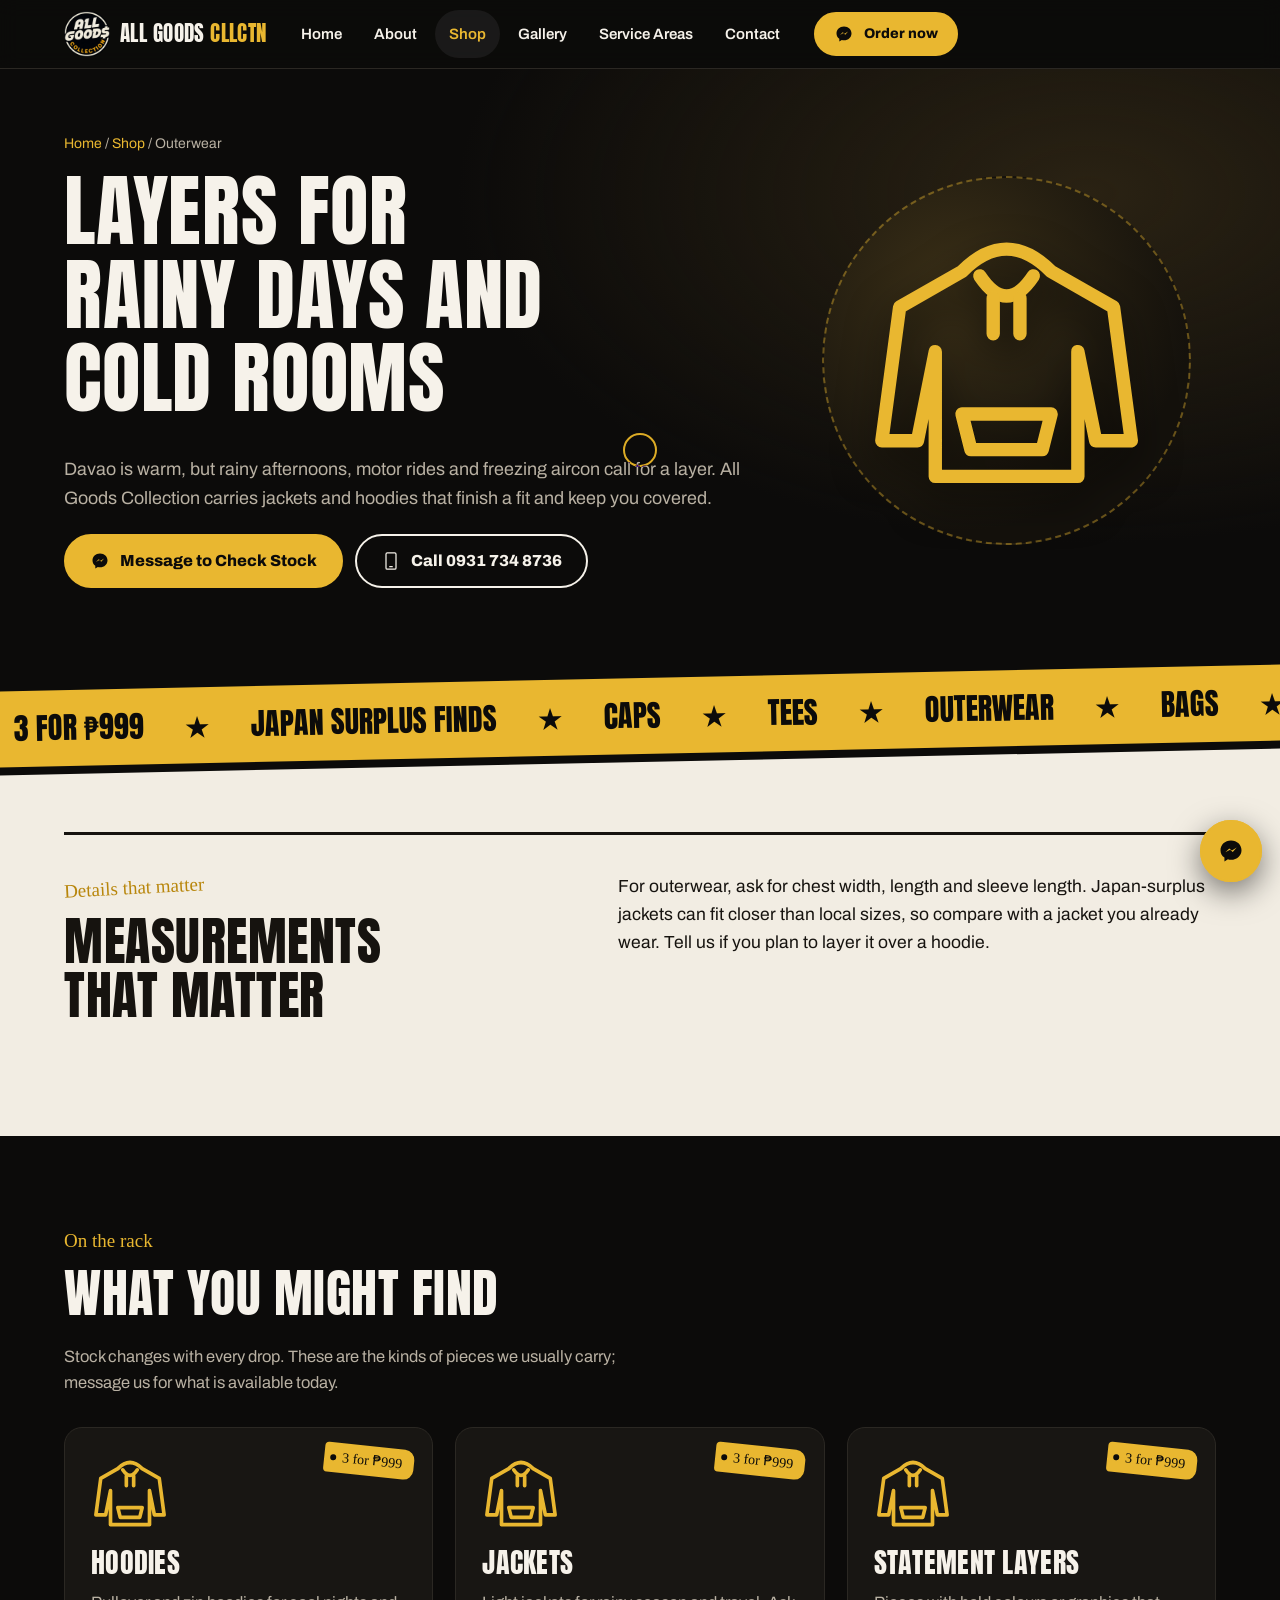
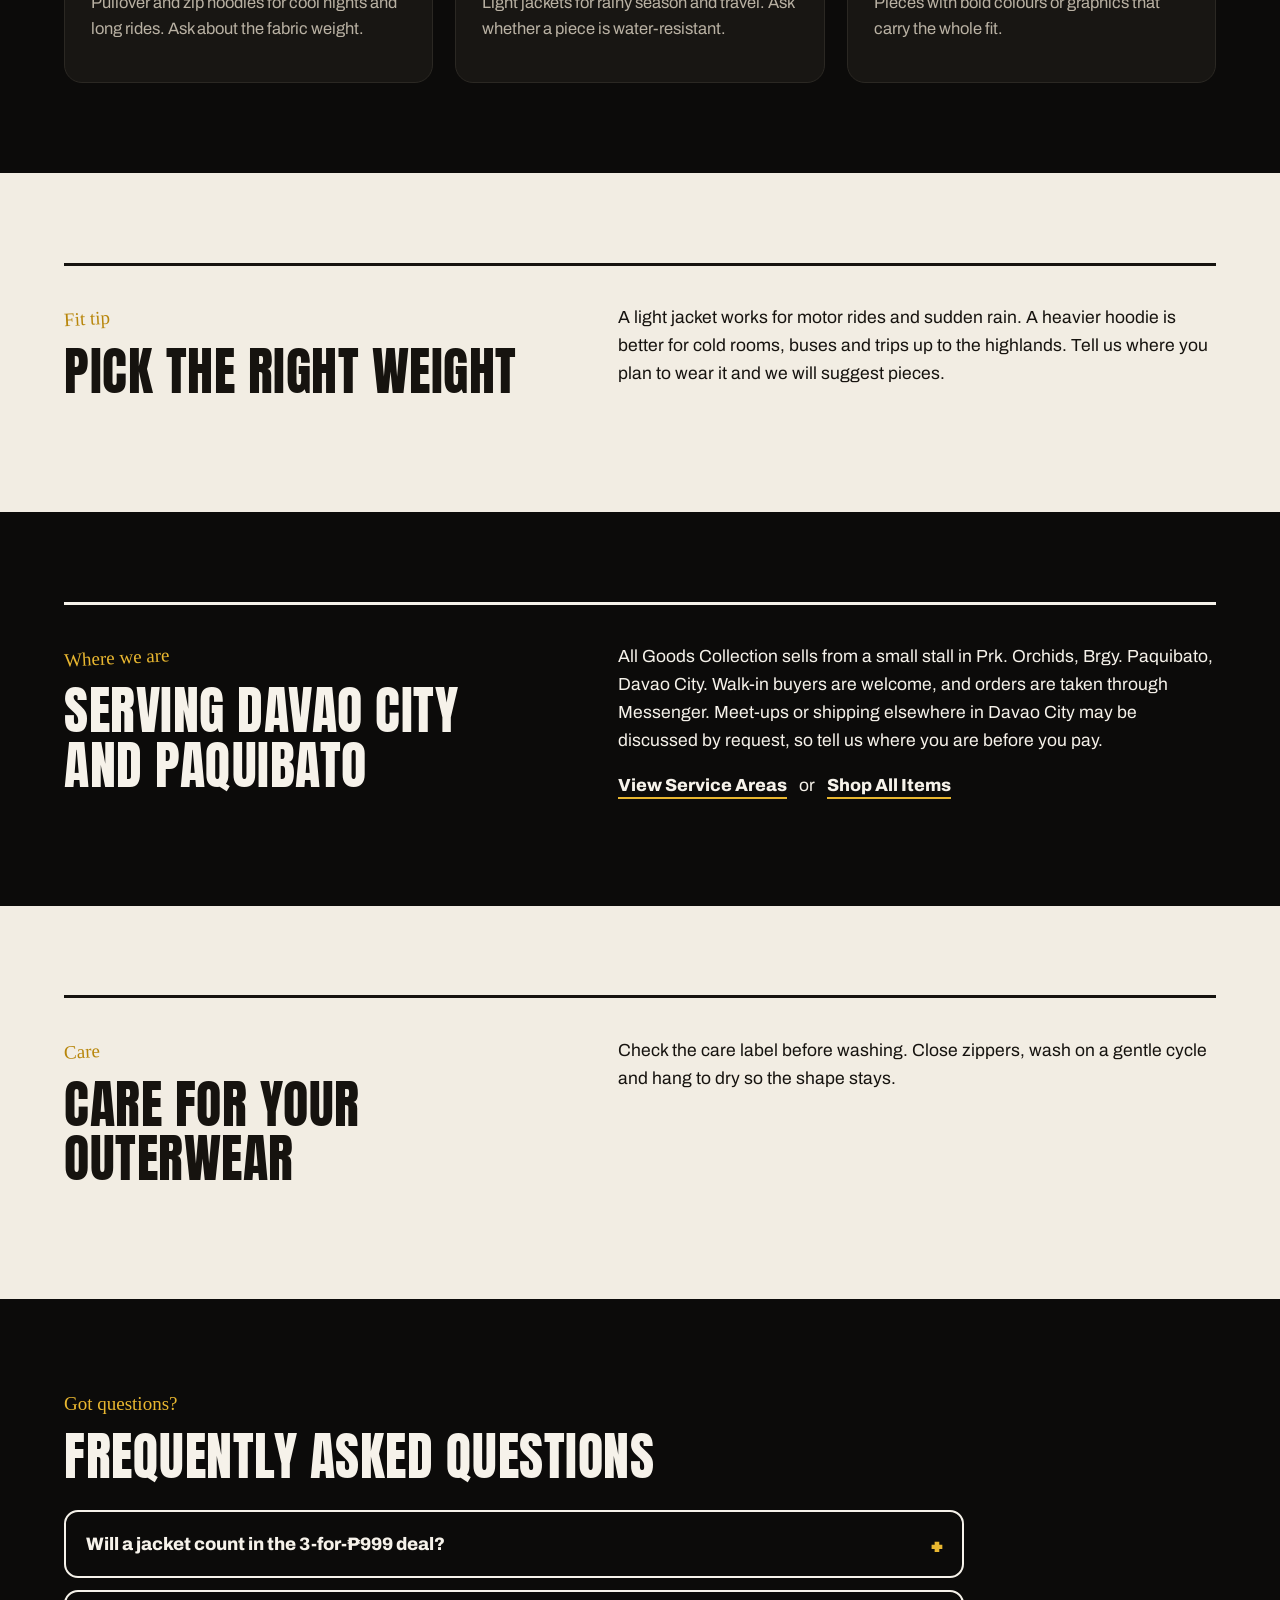
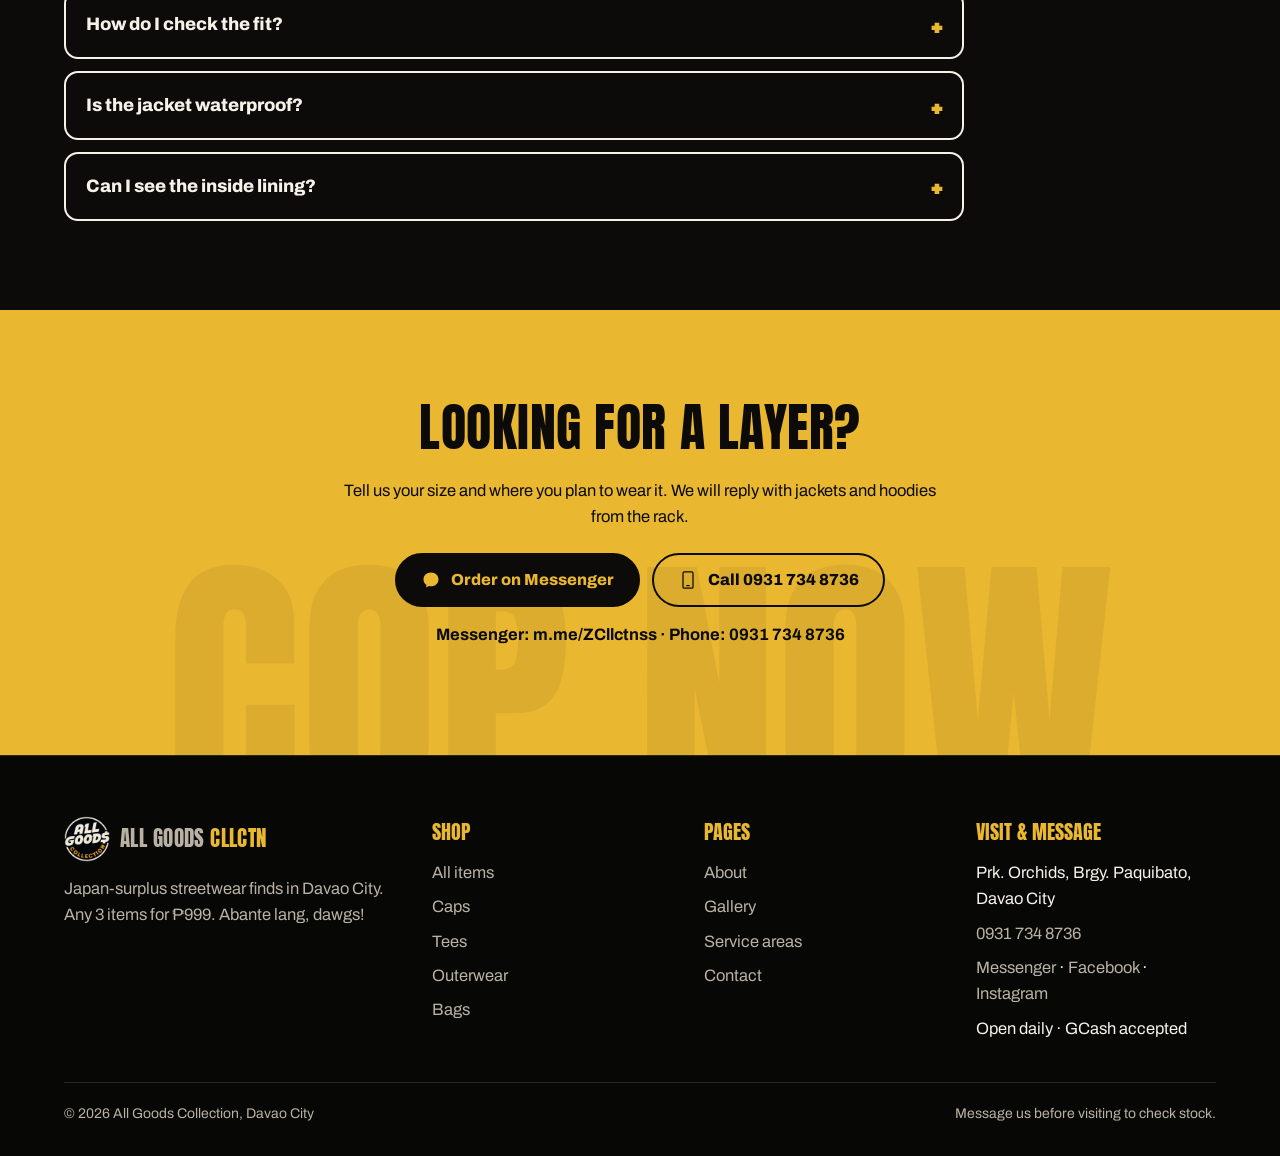
<file: outerwear.html>
<!DOCTYPE html>
<html lang="en-PH"><head><meta charset="utf-8"><meta name="viewport" content="width=device-width, initial-scale=1">
<title>Jackets and Hoodies in Davao City | All Goods Collection</title><meta name="description" content="Shop Japan-surplus jackets and hoodies in Davao City at All Goods Collection. Layers for rainy days and cold rooms, any 3 items for ₱999. Message to order.">

<meta name="theme-color" content="#0c0b0a">
<link rel="preconnect" href="https://fonts.googleapis.com"><link rel="preconnect" href="https://fonts.gstatic.com" crossorigin>
<link href="https://fonts.googleapis.com/css2?family=Anton&family=Archivo:wght@400;600;800&family=Permanent+Marker&display=swap" rel="stylesheet">
<link rel="stylesheet" href="css/style.css"><!-- seo -->
<link rel="canonical" href="https://carl4webdev.github.io/all-goods-collection-site/outerwear.html">
<meta name="robots" content="index, follow, max-image-preview:large, max-snippet:-1">
<meta name="author" content="All Goods Collection">
<meta name="geo.region" content="PH-DAS"><meta name="geo.placename" content="Davao City">
<meta property="og:type" content="website"><meta property="og:site_name" content="All Goods Collection"><meta property="og:locale" content="en_PH">
<meta property="og:url" content="https://carl4webdev.github.io/all-goods-collection-site/outerwear.html"><meta property="og:title" content="Jackets and Hoodies in Davao City | All Goods Collection"><meta property="og:description" content="Shop Japan-surplus jackets and hoodies in Davao City at All Goods Collection. Layers for rainy days and cold rooms, any 3 items for ₱999. Message to order.">
<meta property="og:image" content="https://carl4webdev.github.io/all-goods-collection-site/og-image.png"><meta property="og:image:width" content="1200"><meta property="og:image:height" content="630"><meta property="og:image:alt" content="All Goods Collection: streetwear in Davao City, any 3 items for ₱999">
<meta name="twitter:card" content="summary_large_image"><meta name="twitter:title" content="Jackets and Hoodies in Davao City | All Goods Collection"><meta name="twitter:description" content="Shop Japan-surplus jackets and hoodies in Davao City at All Goods Collection. Layers for rainy days and cold rooms, any 3 items for ₱999. Message to order."><meta name="twitter:image" content="https://carl4webdev.github.io/all-goods-collection-site/og-image.png">
<link rel="icon" href="favicon-32.png" sizes="32x32" type="image/png"><link rel="icon" href="favicon-48.png" sizes="48x48" type="image/png"><link rel="apple-touch-icon" href="apple-touch-icon.png"><link rel="manifest" href="site.webmanifest">
<link rel="sitemap" type="application/xml" href="sitemap.xml">
<script type="application/ld+json">{"@context":"https://schema.org","@graph":[{"@type":"ClothingStore","@id":"https://carl4webdev.github.io/all-goods-collection-site/#store","name":"All Goods Collection","alternateName":"All Goods Cllctn","description":"Owner-run streetwear shop in Prk. Orchids, Brgy. Paquibato, Davao City selling Japan-surplus caps, tees, jackets, hoodies and bags. Any 3 items for ₱999. Orders through Messenger; GCash accepted.","url":"https://carl4webdev.github.io/all-goods-collection-site/","logo":"https://carl4webdev.github.io/all-goods-collection-site/icon-512.png","image":["https://carl4webdev.github.io/all-goods-collection-site/og-image.png","https://carl4webdev.github.io/all-goods-collection-site/images/photos/stall-front.jpg","https://carl4webdev.github.io/all-goods-collection-site/images/photos/cap-wall.jpg"],"telephone":"+639317348736","address":{"@type":"PostalAddress","streetAddress":"Prk. Orchids, Brgy. Paquibato","addressLocality":"Davao City","addressRegion":"Davao del Sur","addressCountry":"PH"},"areaServed":[{"@type":"Place","name":"Paquibato, Davao City"},{"@type":"City","name":"Davao City"}],"openingHours":"Mo-Su","paymentAccepted":"GCash","currenciesAccepted":"PHP","priceRange":"₱","founder":{"@id":"https://carl4webdev.github.io/all-goods-collection-site/#owner"},"contactPoint":{"@type":"ContactPoint","telephone":"+639317348736","contactType":"sales","areaServed":"PH","availableLanguage":["English","Filipino","Cebuano"],"url":"https://m.me/ZCllctnss"},"hasOfferCatalog":{"@type":"OfferCatalog","name":"Japan-surplus streetwear","itemListElement":[{"@type":"OfferCatalog","name":"Caps","url":"https://carl4webdev.github.io/all-goods-collection-site/caps.html"},{"@type":"OfferCatalog","name":"Tees","url":"https://carl4webdev.github.io/all-goods-collection-site/tees.html"},{"@type":"OfferCatalog","name":"Outerwear","url":"https://carl4webdev.github.io/all-goods-collection-site/outerwear.html"},{"@type":"OfferCatalog","name":"Bags","url":"https://carl4webdev.github.io/all-goods-collection-site/bags.html"}]},"makesOffer":{"@type":"Offer","name":"Any 3 items for ₱999","price":"999","priceCurrency":"PHP","description":"Mix any 3 caps, tees, outerwear or bags for ₱999. Promos can change; confirm when ordering."},"sameAs":["https://www.facebook.com/ZCllctnss","https://www.instagram.com/w1nsloy_/","https://m.me/ZCllctnss"]},{"@type":"WebSite","@id":"https://carl4webdev.github.io/all-goods-collection-site/#website","url":"https://carl4webdev.github.io/all-goods-collection-site/","name":"All Goods Collection","inLanguage":"en-PH","publisher":{"@id":"https://carl4webdev.github.io/all-goods-collection-site/#store"}},{"@type":"Person","@id":"https://carl4webdev.github.io/all-goods-collection-site/#owner","name":"Wenzly James","jobTitle":"Owner","worksFor":{"@id":"https://carl4webdev.github.io/all-goods-collection-site/#store"}},{"@type":"BreadcrumbList","@id":"https://carl4webdev.github.io/all-goods-collection-site/outerwear.html#breadcrumb","itemListElement":[{"@type":"ListItem","position":1,"name":"Home","item":"https://carl4webdev.github.io/all-goods-collection-site/"},{"@type":"ListItem","position":2,"name":"Shop","item":"https://carl4webdev.github.io/all-goods-collection-site/shop.html"},{"@type":"ListItem","position":3,"name":"Outerwear","item":"https://carl4webdev.github.io/all-goods-collection-site/outerwear.html"}]},{"@type":"CollectionPage","@id":"https://carl4webdev.github.io/all-goods-collection-site/outerwear.html#webpage","url":"https://carl4webdev.github.io/all-goods-collection-site/outerwear.html","name":"Jackets and Hoodies in Davao City | All Goods Collection","description":"Shop Japan-surplus jackets and hoodies in Davao City at All Goods Collection. Layers for rainy days and cold rooms, any 3 items for ₱999. Message to order.","headline":"Layers for Rainy Days and Cold Rooms","inLanguage":"en-PH","isPartOf":{"@id":"https://carl4webdev.github.io/all-goods-collection-site/#website"},"about":{"@id":"https://carl4webdev.github.io/all-goods-collection-site/#store"},"breadcrumb":{"@id":"https://carl4webdev.github.io/all-goods-collection-site/outerwear.html#breadcrumb"},"primaryImageOfPage":{"@type":"ImageObject","url":"https://carl4webdev.github.io/all-goods-collection-site/og-image.png","width":1200,"height":630},"dateModified":"2026-11-23"},{"@type":"FAQPage","@id":"https://carl4webdev.github.io/all-goods-collection-site/outerwear.html#faq","mainEntity":[{"@type":"Question","name":"Will a jacket count in the 3-for-₱999 deal?","acceptedAnswer":{"@type":"Answer","text":"Our recent posts say all items. Confirm with us when you order, since promos can change."}},{"@type":"Question","name":"How do I check the fit?","acceptedAnswer":{"@type":"Answer","text":"Ask for chest width, length and sleeve length. Measure a jacket you own the same way and compare."}},{"@type":"Question","name":"Is the jacket waterproof?","acceptedAnswer":{"@type":"Answer","text":"Not every jacket is water-resistant. Ask us to check the tag and fabric before you buy."}},{"@type":"Question","name":"Can I see the inside lining?","acceptedAnswer":{"@type":"Answer","text":"Yes. Ask for photos of the lining, zipper and cuffs so you can check the condition."}}],"isPartOf":{"@id":"https://carl4webdev.github.io/all-goods-collection-site/outerwear.html#webpage"}}]}</script>
<!-- /seo --></head>
<body><svg width="0" height="0" style="position:absolute" aria-hidden="true"><defs>
<symbol id="logo" viewBox="0 0 200 200"><image href="images/logo.png" width="200" height="200"/></symbol>
<symbol id="teeF" viewBox="0 0 100 110"><path d="M30 8 L42 4 Q50 15 58 4 L70 8 L96 28 L84 46 L74 40 L74 106 L26 106 L26 40 L16 46 L4 28 Z" fill="currentColor" stroke="#0c0b0a" stroke-width="3" stroke-linejoin="round"/><path d="M42 4 Q50 15 58 4" fill="none" stroke="#0c0b0a" stroke-width="3"/></symbol>
<symbol id="capF" viewBox="0 0 110 70"><path d="M10 50 Q10 8 46 6 Q82 8 82 50 Z" fill="currentColor" stroke="#0c0b0a" stroke-width="3"/><path d="M60 50 H106 Q108 60 94 61 H40 Z" fill="currentColor" stroke="#0c0b0a" stroke-width="3" stroke-linejoin="round"/><path d="M46 7 Q40 28 44 50" fill="none" stroke="#0c0b0a" stroke-width="2.5"/><circle cx="46" cy="6" r="4" fill="#0c0b0a"/></symbol>
<symbol id="i-cap" viewBox="0 0 64 64"><g fill="none" stroke="currentColor" stroke-width="3" stroke-linecap="round" stroke-linejoin="round"><path d="M8 42 C8 20 22 12 33 12 C46 12 54 22 54 42 Z"/><path d="M33 42 H60 Q62 49 54 50 H22"/><path d="M33 13 C29 22 29 32 31 42"/><circle cx="33" cy="11" r="2"/></g></symbol>
<symbol id="i-tee" viewBox="0 0 64 64"><path d="M22 8 L27 6 Q32 13 37 6 L42 8 L58 20 L51 30 L44 26 V58 H20 V26 L13 30 L6 20 Z" fill="none" stroke="currentColor" stroke-width="3" stroke-linejoin="round"/></symbol>
<symbol id="i-hoodie" viewBox="0 0 64 64"><g fill="none" stroke="currentColor" stroke-width="3" stroke-linecap="round" stroke-linejoin="round"><path d="M22 12 Q32 2 42 12 L56 20 L60 50 L52 50 L48 30 V58 H16 V30 L12 50 L4 50 L8 20 Z"/><path d="M26 13 Q32 22 38 13"/><path d="M22 44 H42 L40 52 H24 Z"/><path d="M29 18 V26 M35 18 V26"/></g></symbol>
<symbol id="i-bag" viewBox="0 0 64 64"><g fill="none" stroke="currentColor" stroke-width="3" stroke-linecap="round" stroke-linejoin="round"><path d="M12 30 Q12 24 18 24 H50 Q56 24 56 30 V48 Q56 54 50 54 H18 Q12 54 12 48 Z"/><path d="M16 33 H52"/><path d="M14 30 Q4 16 22 8 H46 Q60 14 54 26"/><circle cx="46" cy="33" r="2"/></g></symbol>
<symbol id="i-msg" viewBox="0 0 64 64"><path d="M32 8 C18 8 8 18 8 30 C8 37 11 43 17 47 V56 L25 51 C27 52 30 52 32 52 C46 52 56 42 56 30 C56 18 46 8 32 8 Z" fill="currentColor"/><path d="M19 35 L28 26 L34 31 L45 24 L36 34 L30 29 Z" fill="#e9b730"/></symbol>
<symbol id="i-phone" viewBox="0 0 64 64"><path d="M20 6 H44 Q48 6 48 10 V54 Q48 58 44 58 H20 Q16 58 16 54 V10 Q16 6 20 6 Z M28 50 H36" fill="none" stroke="currentColor" stroke-width="4" stroke-linecap="round"/></symbol>
<symbol id="i-ig" viewBox="0 0 64 64"><g fill="none" stroke="currentColor" stroke-width="4"><rect x="10" y="10" width="44" height="44" rx="13"/><circle cx="32" cy="32" r="10"/></g><circle cx="45" cy="19" r="3" fill="currentColor"/></symbol>
<symbol id="i-fb" viewBox="0 0 64 64"><path d="M36 58 V35 H44 L45 26 H36 V21 Q36 17 40 17 H46 V9 Q42 8 38 8 Q27 8 27 20 V26 H19 V35 H27 V58 Z" fill="currentColor"/></symbol>
<symbol id="i-pin" viewBox="0 0 64 64"><path d="M32 58 C32 58 12 38 12 24 A20 20 0 0 1 52 24 C52 38 32 58 32 58 Z" fill="currentColor"/><circle cx="32" cy="24" r="7" fill="#e9b730"/></symbol>
<symbol id="i-clock" viewBox="0 0 64 64"><g fill="none" stroke="currentColor" stroke-width="4" stroke-linecap="round"><circle cx="32" cy="32" r="24"/><path d="M32 18 V32 L42 38"/></g></symbol>
<symbol id="i-wallet" viewBox="0 0 64 64"><g fill="none" stroke="currentColor" stroke-width="4" stroke-linejoin="round"><rect x="8" y="16" width="48" height="36" rx="6"/><path d="M40 28 H56 V40 H40 Z"/><path d="M12 16 L40 8 L44 16"/></g></symbol>
<symbol id="i-arrow" viewBox="0 0 64 64"><path d="M10 32 H52 M38 18 L52 32 L38 46" fill="none" stroke="currentColor" stroke-width="5" stroke-linecap="round" stroke-linejoin="round"/></symbol>
</defs></svg>
<div class="curtain" aria-hidden="true"><svg><use href="#logo"/></svg></div><div class="progress" aria-hidden="true"></div><div class="cursor" aria-hidden="true"></div>
<header class="hdr"><div class="wrap">
<a class="brand" href="index.html" aria-label="All Goods Collection home"><svg role="img" aria-label="All Goods Collection logo"><use href="#logo"/></svg><span class="nm">All Goods <span class="gold">Cllctn</span></span></a>
<nav aria-label="Main"><ul class="nav" id="nav"><li><a href="index.html">Home</a></li><li><a href="about.html">About</a></li><li><a href="shop.html" aria-current="page">Shop</a><ul class="drop"><li><a href="caps.html">Caps</a></li><li><a href="tees.html">Tees</a></li><li><a href="outerwear.html" aria-current=page>Outerwear</a></li><li><a href="bags.html">Bags</a></li></ul></li><li><a href="gallery.html">Gallery</a></li><li><a href="service-areas.html">Service Areas</a></li><li><a href="contact.html">Contact</a></li></ul></nav>
<a class="btn order" href="https://m.me/ZCllctnss" target="_blank" rel="noopener"><svg class="" aria-hidden="true"><use href="#i-msg"/></svg> Order now</a>
<button class="burger" aria-label="Menu" aria-expanded="false" aria-controls="nav"><span></span><span></span><span></span></button>
</div></header>
<main><section class="band hero phero"><div class="wrap"><div><div class="crumbs"><a href="index.html">Home</a> / <a href="shop.html">Shop</a> / Outerwear</div><h1><span class="w"><span style="animation-delay:0.25s">Layers</span></span> <span class="w"><span style="animation-delay:0.33s">for</span></span> <span class="w"><span style="animation-delay:0.41s">Rainy</span></span> <span class="w"><span style="animation-delay:0.49s">Days</span></span> <span class="w"><span style="animation-delay:0.57s">and</span></span> <span class="w"><span style="animation-delay:0.65s">Cold</span></span> <span class="w"><span style="animation-delay:0.73s">Rooms</span></span></h1><p class="lead rv">Davao is warm, but rainy afternoons, motor rides and freezing aircon call for a layer. All Goods Collection carries jackets and hoodies that finish a fit and keep you covered.</p>
<div class="btns rv"><a class="btn" href="https://m.me/ZCllctnss" target="_blank" rel="noopener"><svg class="" aria-hidden="true"><use href="#i-msg"/></svg> Message to Check Stock</a><a class="btn ghost" href="tel:+639317348736"><svg class="" aria-hidden="true"><use href="#i-phone"/></svg> Call 0931 734 8736</a></div></div>
<div class="bigicon rv z"><svg class="item swing" aria-hidden="true"><use href="#i-hoodie"/></svg></div></div></section><div class="marquee" aria-hidden="true"><div class="track"><span>3 for ₱999</span><span>Japan surplus finds</span><span>Caps</span><span>Tees</span><span>Outerwear</span><span>Bags</span><span>Prk. Orchids, Paquibato</span><span>GCash accepted</span><span>3 for ₱999</span><span>Japan surplus finds</span><span>Caps</span><span>Tees</span><span>Outerwear</span><span>Bags</span><span>Prk. Orchids, Paquibato</span><span>GCash accepted</span></div></div><section class="band bone"><div class="wrap split"><div class="rv l"><span class="tag">Details that matter</span><h2>Measurements That Matter</h2></div><div class="rv r body"><p>For outerwear, ask for chest width, length and sleeve length. Japan-surplus jackets can fit closer than local sizes, so compare with a jacket you already wear. Tell us if you plan to layer it over a hoodie.</p></div></div></section><section class="band"><div class="wrap"><span class="tag rv">On the rack</span><h2 class="rv">What You Might Find</h2><p class="mute rv">Stock changes with every drop. These are the kinds of pieces we usually carry; message us for what is available today.</p><div class="grid" data-stagger><article class="card"><span class="hangtag">3 for ₱999</span><svg class="ic" aria-hidden="true"><use href="#i-hoodie"/></svg><h3>Hoodies</h3><p>Pullover and zip hoodies for cool nights and long rides. Ask about the fabric weight.</p></article><article class="card"><span class="hangtag">3 for ₱999</span><svg class="ic" aria-hidden="true"><use href="#i-hoodie"/></svg><h3>Jackets</h3><p>Light jackets for rainy season and travel. Ask whether a piece is water-resistant.</p></article><article class="card"><span class="hangtag">3 for ₱999</span><svg class="ic" aria-hidden="true"><use href="#i-hoodie"/></svg><h3>Statement layers</h3><p>Pieces with bold colours or graphics that carry the whole fit.</p></article></div></div></section><section class="band bone"><div class="wrap split"><div class="rv l"><span class="tag">Fit tip</span><h2>Pick the Right Weight</h2></div><div class="rv r body"><p>A light jacket works for motor rides and sudden rain. A heavier hoodie is better for cold rooms, buses and trips up to the highlands. Tell us where you plan to wear it and we will suggest pieces.</p></div></div></section><section class="band "><div class="wrap split"><div class="rv l"><span class="tag">Where we are</span><h2>Serving Davao City and Paquibato</h2></div><div class="rv r body"><p>All Goods Collection sells from a small stall in Prk. Orchids, Brgy. Paquibato, Davao City. Walk-in buyers are welcome, and orders are taken through Messenger. Meet-ups or shipping elsewhere in Davao City may be discussed by request, so tell us where you are before you pay.</p><p><a class="link" href="service-areas.html">View Service Areas</a> &nbsp; or &nbsp; <a class="link" href="shop.html">Shop All Items</a></p></div></div></section><section class="band bone"><div class="wrap split"><div class="rv l"><span class="tag">Care</span><h2>Care for Your Outerwear</h2></div><div class="rv r body"><p>Check the care label before washing. Close zippers, wash on a gentle cycle and hang to dry so the shape stays.</p></div></div></section><section class="band "><div class="wrap"><span class="tag rv">Got questions?</span><h2 class="rv">Frequently Asked Questions</h2><div class="faq" data-stagger><details><summary>Will a jacket count in the 3-for-₱999 deal?</summary><div class="ans"><p>Our recent posts say all items. Confirm with us when you order, since promos can change.</p></div></details><details><summary>How do I check the fit?</summary><div class="ans"><p>Ask for chest width, length and sleeve length. Measure a jacket you own the same way and compare.</p></div></details><details><summary>Is the jacket waterproof?</summary><div class="ans"><p>Not every jacket is water-resistant. Ask us to check the tag and fabric before you buy.</p></div></details><details><summary>Can I see the inside lining?</summary><div class="ans"><p>Yes. Ask for photos of the lining, zipper and cuffs so you can check the condition.</p></div></details></div></div></section><section class="band ctaband"><div class="bgword" aria-hidden="true">Cop now</div><div class="wrap rv z"><h2>Looking for a Layer?</h2><p>Tell us your size and where you plan to wear it. We will reply with jackets and hoodies from the rack.</p>
<div class="btns"><a class="btn" href="https://m.me/ZCllctnss" target="_blank" rel="noopener"><svg class="" aria-hidden="true"><use href="#i-msg"/></svg> Order on Messenger</a><a class="btn ghost" href="tel:+639317348736"><svg class="" aria-hidden="true"><use href="#i-phone"/></svg> Call 0931 734 8736</a></div>
<p style="margin-top:16px;font-weight:700">Messenger: m.me/ZCllctnss · Phone: 0931 734 8736</p></div></section></main>
<footer class="ftr"><div class="wrap">
<div><a class="brand" href="index.html"><svg role="img" aria-label="All Goods Collection logo"><use href="#logo"/></svg><span>All Goods <span class="gold">Cllctn</span></span></a>
<p class="mute" style="margin-top:14px">Japan-surplus streetwear finds in Davao City. Any 3 items for ₱999. Abante lang, dawgs!</p></div>
<div><h4>Shop</h4><ul><li><a href="shop.html">All items</a></li><li><a href="caps.html">Caps</a></li><li><a href="tees.html">Tees</a></li><li><a href="outerwear.html">Outerwear</a></li><li><a href="bags.html">Bags</a></li></ul></div>
<div><h4>Pages</h4><ul><li><a href="about.html">About</a></li><li><a href="gallery.html">Gallery</a></li><li><a href="service-areas.html">Service areas</a></li><li><a href="contact.html">Contact</a></li></ul></div>
<div><h4>Visit &amp; message</h4><ul><li>Prk. Orchids, Brgy. Paquibato, Davao City</li><li><a href="tel:+639317348736">0931 734 8736</a></li><li><a href="https://m.me/ZCllctnss" target="_blank" rel="noopener">Messenger</a> · <a href="https://www.facebook.com/ZCllctnss" target="_blank" rel="noopener">Facebook</a> · <a href="https://www.instagram.com/w1nsloy_/" target="_blank" rel="noopener">Instagram</a></li><li>Open daily · GCash accepted</li></ul></div>
</div><div class="legal"><span>© <span data-year>2026</span> All Goods Collection, Davao City</span><span>Message us before visiting to check stock.</span></div></footer>
<a class="fab" href="https://m.me/ZCllctnss" target="_blank" rel="noopener" aria-label="Order on Messenger"><svg class="" aria-hidden="true"><use href="#i-msg"/></svg></a>
<script src="js/main.js"></script></body></html>
</file>
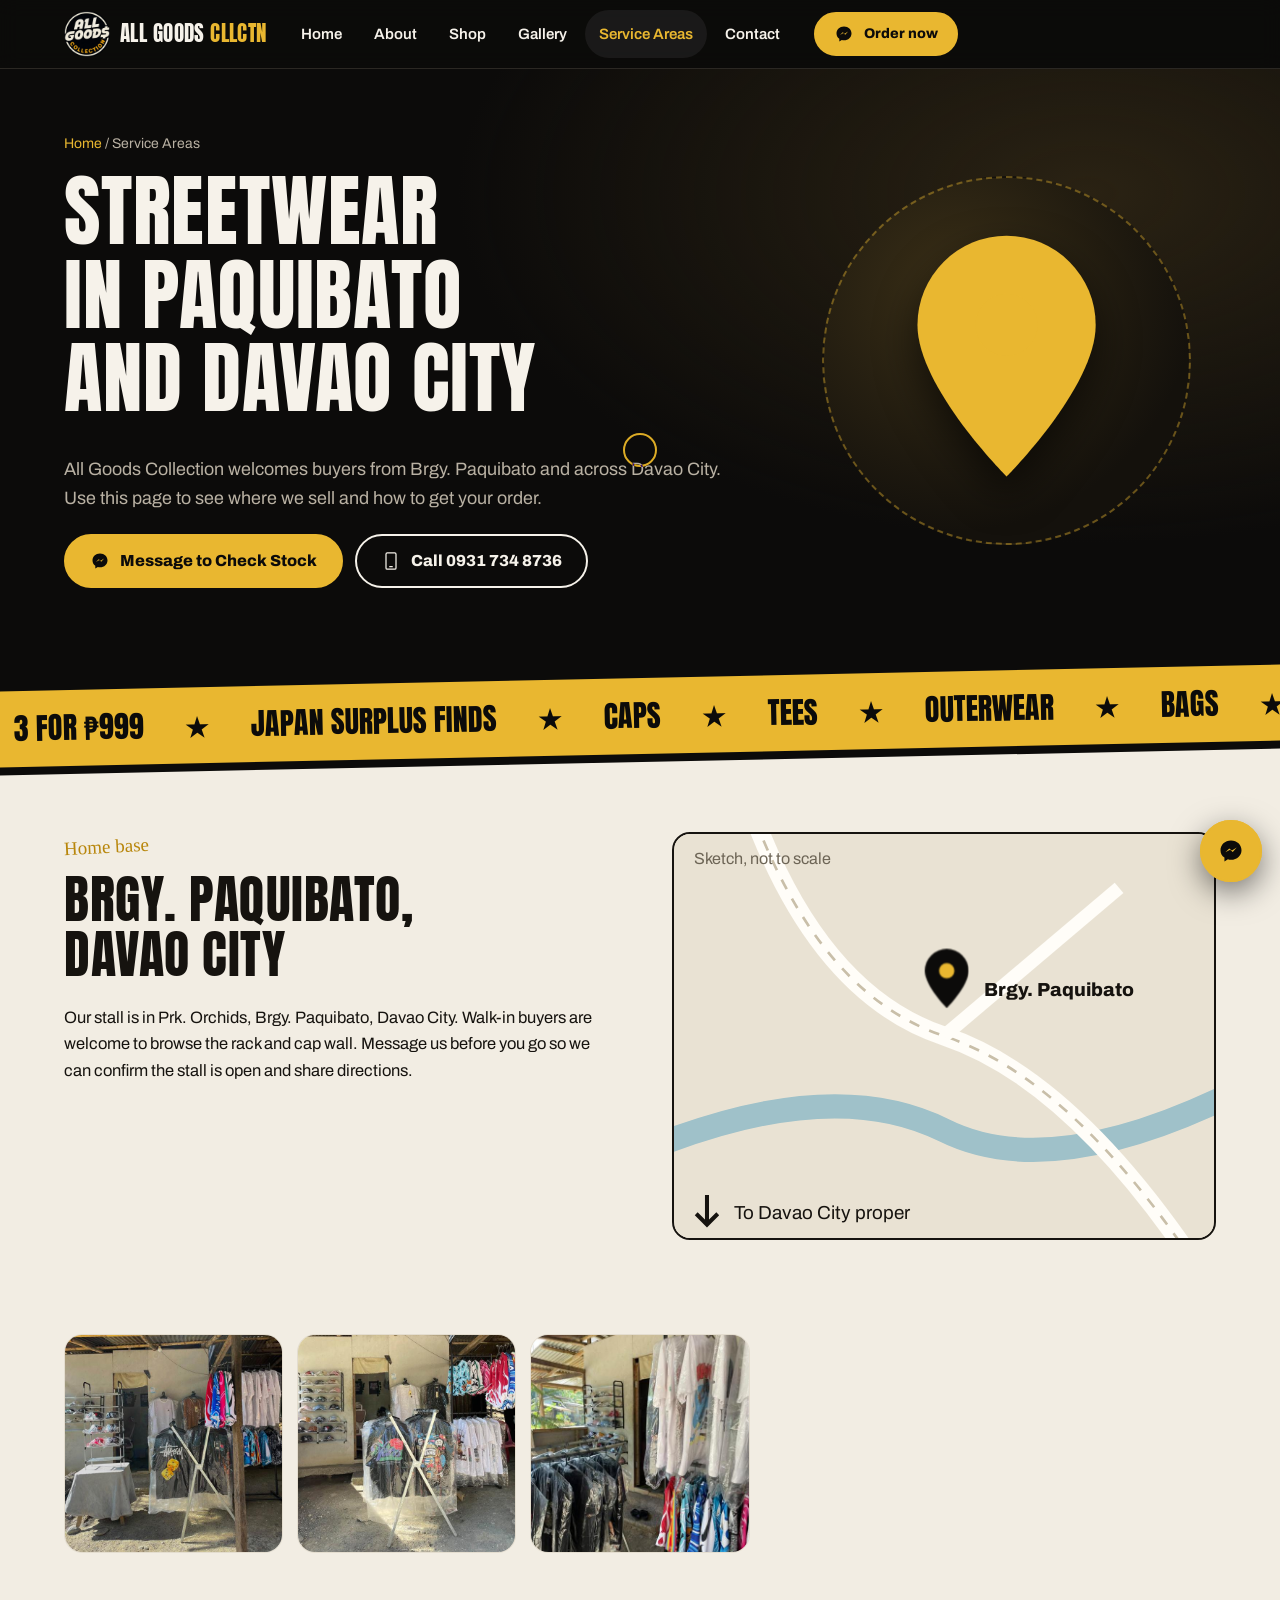
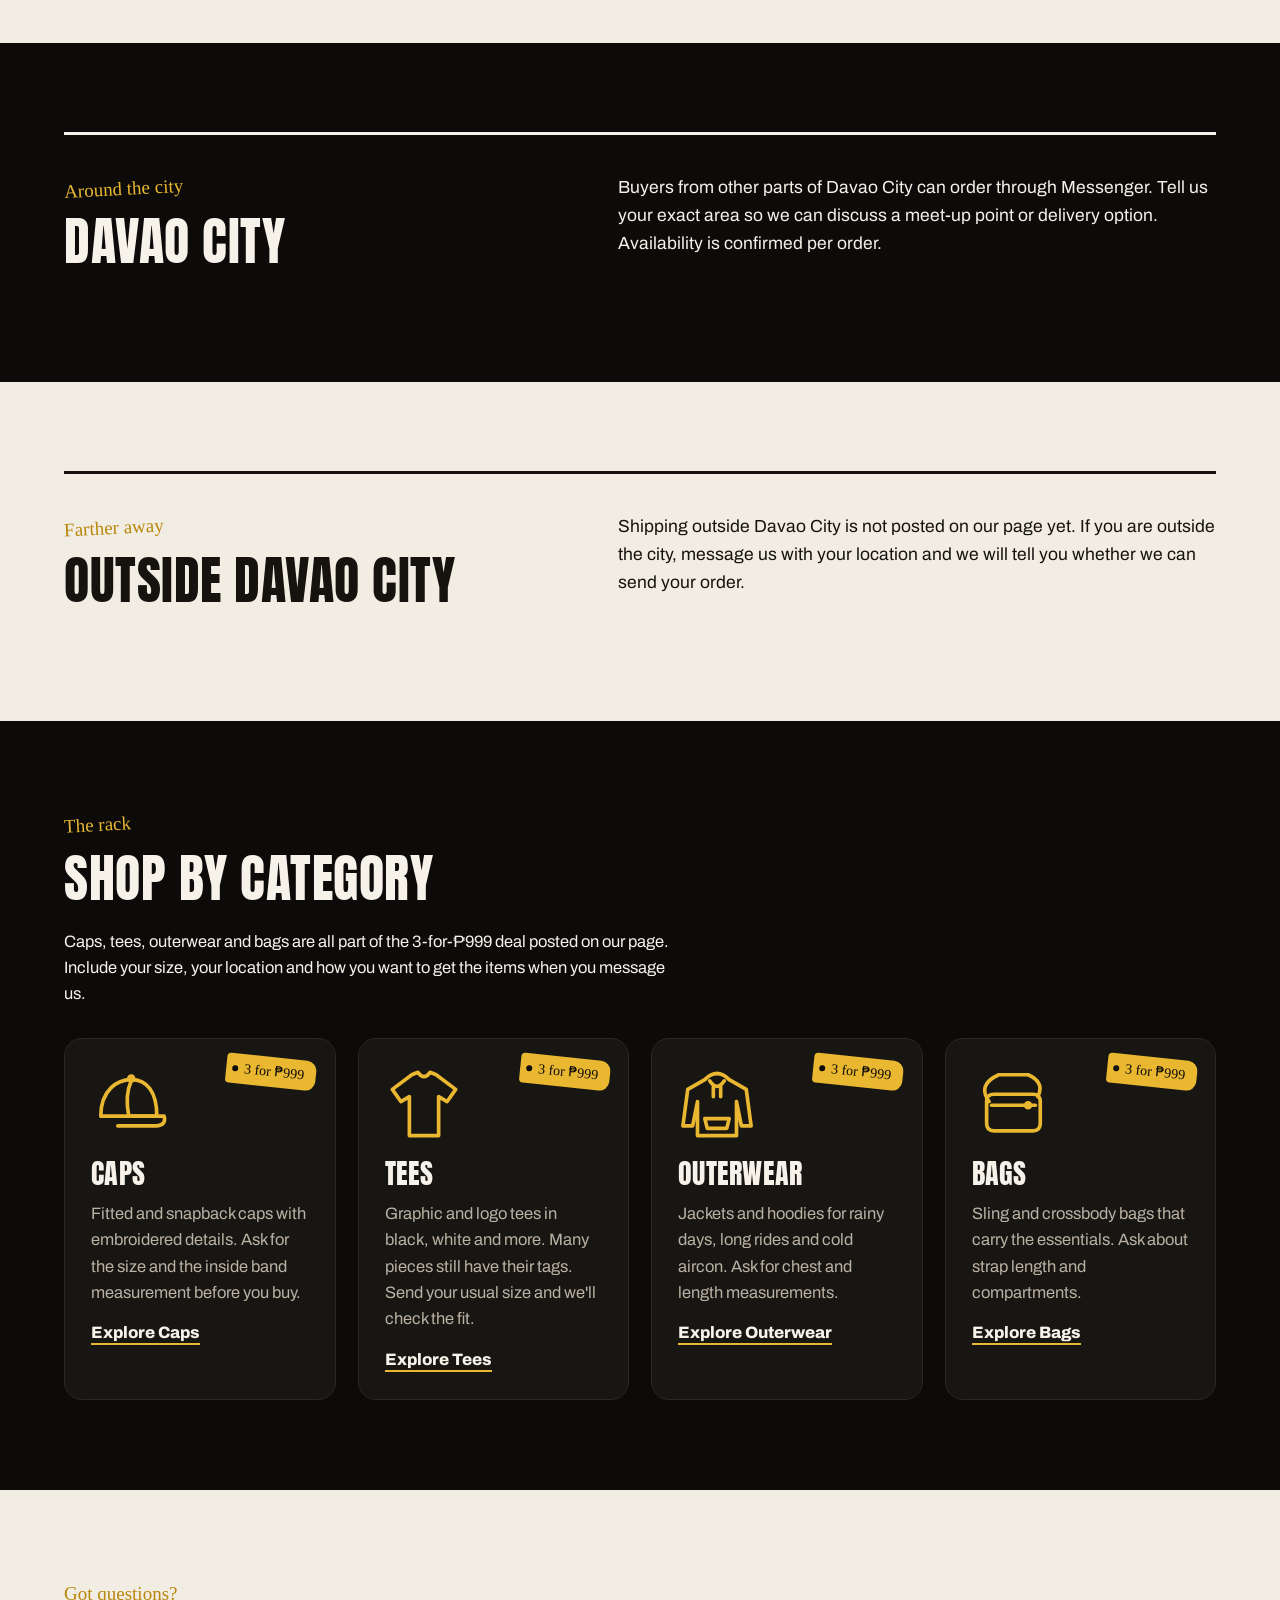
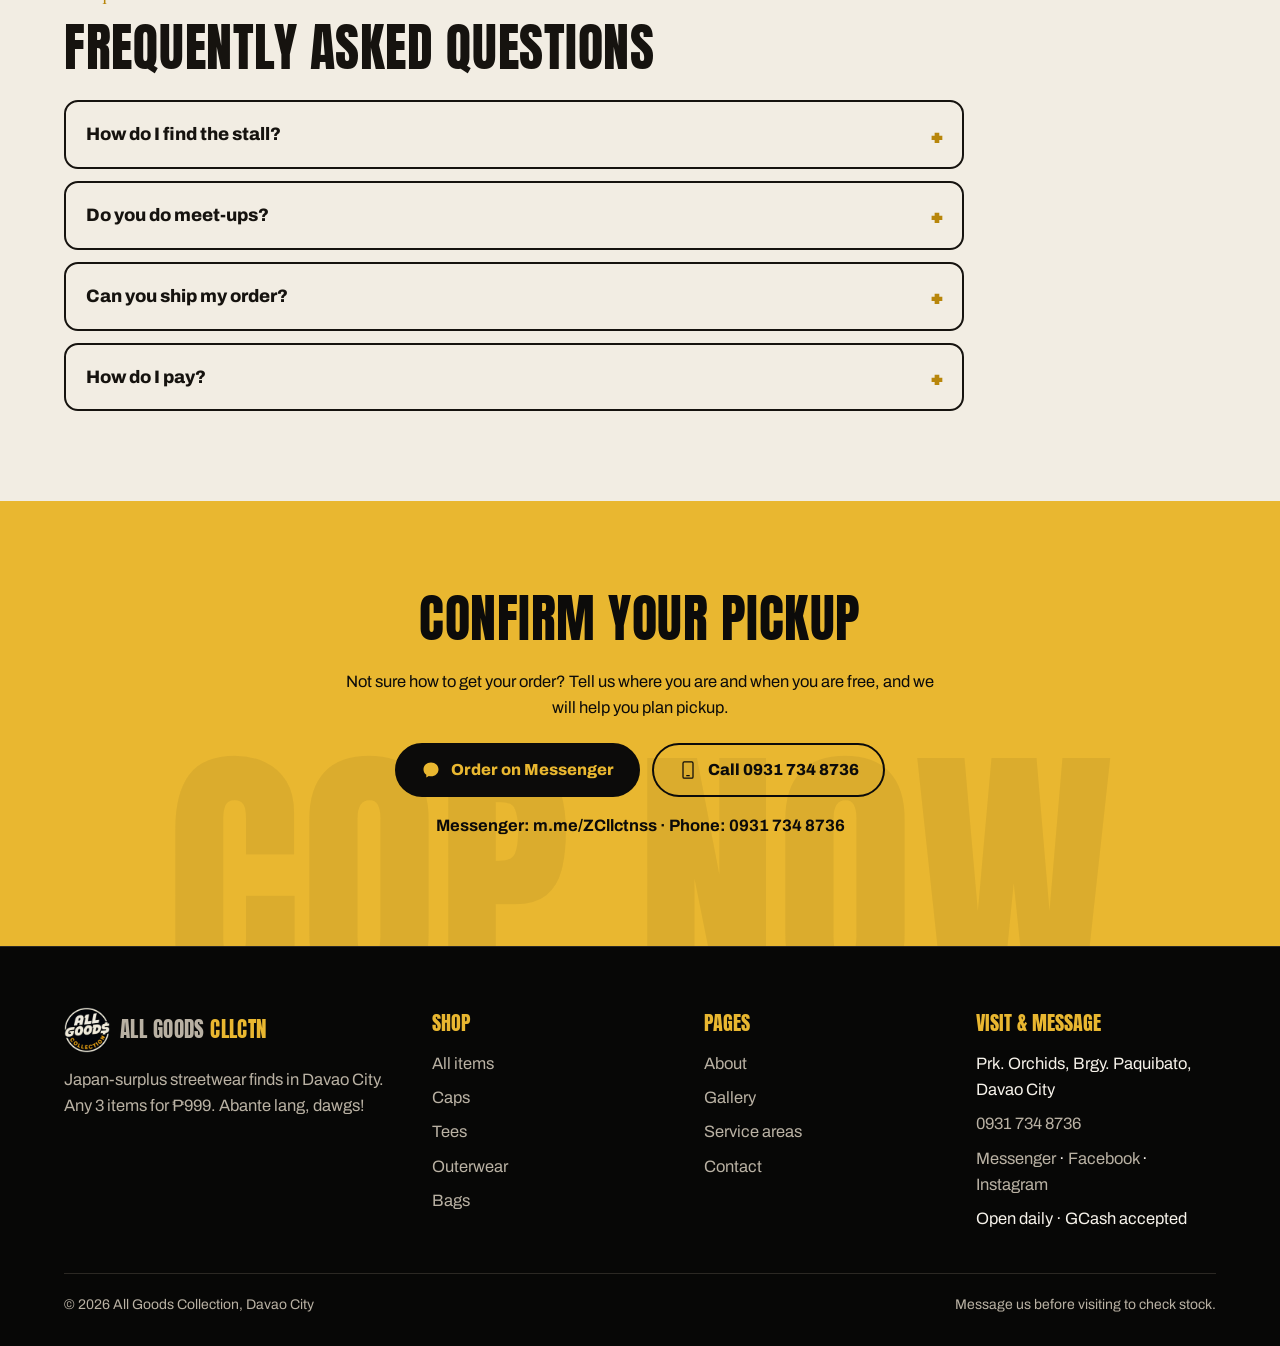
<file: service-areas.html>
<!DOCTYPE html>
<html lang="en-PH"><head><meta charset="utf-8"><meta name="viewport" content="width=device-width, initial-scale=1">
<title>Streetwear in Paquibato and Davao City | All Goods Collection</title><meta name="description" content="All Goods Collection sells streetwear from Prk. Orchids, Brgy. Paquibato, Davao City. Walk-ins welcome; message us to ask about meet-ups and delivery.">

<meta name="theme-color" content="#0c0b0a">
<link rel="preconnect" href="https://fonts.googleapis.com"><link rel="preconnect" href="https://fonts.gstatic.com" crossorigin>
<link href="https://fonts.googleapis.com/css2?family=Anton&family=Archivo:wght@400;600;800&family=Permanent+Marker&display=swap" rel="stylesheet">
<link rel="stylesheet" href="css/style.css"><!-- seo -->
<link rel="canonical" href="https://carl4webdev.github.io/all-goods-collection-site/service-areas.html">
<meta name="robots" content="index, follow, max-image-preview:large, max-snippet:-1">
<meta name="author" content="All Goods Collection">
<meta name="geo.region" content="PH-DAS"><meta name="geo.placename" content="Davao City">
<meta property="og:type" content="website"><meta property="og:site_name" content="All Goods Collection"><meta property="og:locale" content="en_PH">
<meta property="og:url" content="https://carl4webdev.github.io/all-goods-collection-site/service-areas.html"><meta property="og:title" content="Streetwear in Paquibato and Davao City | All Goods Collection"><meta property="og:description" content="All Goods Collection sells streetwear from Prk. Orchids, Brgy. Paquibato, Davao City. Walk-ins welcome; message us to ask about meet-ups and delivery.">
<meta property="og:image" content="https://carl4webdev.github.io/all-goods-collection-site/og-image.png"><meta property="og:image:width" content="1200"><meta property="og:image:height" content="630"><meta property="og:image:alt" content="All Goods Collection: streetwear in Davao City, any 3 items for ₱999">
<meta name="twitter:card" content="summary_large_image"><meta name="twitter:title" content="Streetwear in Paquibato and Davao City | All Goods Collection"><meta name="twitter:description" content="All Goods Collection sells streetwear from Prk. Orchids, Brgy. Paquibato, Davao City. Walk-ins welcome; message us to ask about meet-ups and delivery."><meta name="twitter:image" content="https://carl4webdev.github.io/all-goods-collection-site/og-image.png">
<link rel="icon" href="favicon-32.png" sizes="32x32" type="image/png"><link rel="icon" href="favicon-48.png" sizes="48x48" type="image/png"><link rel="apple-touch-icon" href="apple-touch-icon.png"><link rel="manifest" href="site.webmanifest">
<link rel="sitemap" type="application/xml" href="sitemap.xml">
<script type="application/ld+json">{"@context":"https://schema.org","@graph":[{"@type":"ClothingStore","@id":"https://carl4webdev.github.io/all-goods-collection-site/#store","name":"All Goods Collection","alternateName":"All Goods Cllctn","description":"Owner-run streetwear shop in Prk. Orchids, Brgy. Paquibato, Davao City selling Japan-surplus caps, tees, jackets, hoodies and bags. Any 3 items for ₱999. Orders through Messenger; GCash accepted.","url":"https://carl4webdev.github.io/all-goods-collection-site/","logo":"https://carl4webdev.github.io/all-goods-collection-site/icon-512.png","image":["https://carl4webdev.github.io/all-goods-collection-site/og-image.png","https://carl4webdev.github.io/all-goods-collection-site/images/photos/stall-front.jpg","https://carl4webdev.github.io/all-goods-collection-site/images/photos/cap-wall.jpg"],"telephone":"+639317348736","address":{"@type":"PostalAddress","streetAddress":"Prk. Orchids, Brgy. Paquibato","addressLocality":"Davao City","addressRegion":"Davao del Sur","addressCountry":"PH"},"areaServed":[{"@type":"Place","name":"Paquibato, Davao City"},{"@type":"City","name":"Davao City"}],"openingHours":"Mo-Su","paymentAccepted":"GCash","currenciesAccepted":"PHP","priceRange":"₱","founder":{"@id":"https://carl4webdev.github.io/all-goods-collection-site/#owner"},"contactPoint":{"@type":"ContactPoint","telephone":"+639317348736","contactType":"sales","areaServed":"PH","availableLanguage":["English","Filipino","Cebuano"],"url":"https://m.me/ZCllctnss"},"hasOfferCatalog":{"@type":"OfferCatalog","name":"Japan-surplus streetwear","itemListElement":[{"@type":"OfferCatalog","name":"Caps","url":"https://carl4webdev.github.io/all-goods-collection-site/caps.html"},{"@type":"OfferCatalog","name":"Tees","url":"https://carl4webdev.github.io/all-goods-collection-site/tees.html"},{"@type":"OfferCatalog","name":"Outerwear","url":"https://carl4webdev.github.io/all-goods-collection-site/outerwear.html"},{"@type":"OfferCatalog","name":"Bags","url":"https://carl4webdev.github.io/all-goods-collection-site/bags.html"}]},"makesOffer":{"@type":"Offer","name":"Any 3 items for ₱999","price":"999","priceCurrency":"PHP","description":"Mix any 3 caps, tees, outerwear or bags for ₱999. Promos can change; confirm when ordering."},"sameAs":["https://www.facebook.com/ZCllctnss","https://www.instagram.com/w1nsloy_/","https://m.me/ZCllctnss"]},{"@type":"WebSite","@id":"https://carl4webdev.github.io/all-goods-collection-site/#website","url":"https://carl4webdev.github.io/all-goods-collection-site/","name":"All Goods Collection","inLanguage":"en-PH","publisher":{"@id":"https://carl4webdev.github.io/all-goods-collection-site/#store"}},{"@type":"Person","@id":"https://carl4webdev.github.io/all-goods-collection-site/#owner","name":"Wenzly James","jobTitle":"Owner","worksFor":{"@id":"https://carl4webdev.github.io/all-goods-collection-site/#store"}},{"@type":"BreadcrumbList","@id":"https://carl4webdev.github.io/all-goods-collection-site/service-areas.html#breadcrumb","itemListElement":[{"@type":"ListItem","position":1,"name":"Home","item":"https://carl4webdev.github.io/all-goods-collection-site/"},{"@type":"ListItem","position":2,"name":"Service Areas","item":"https://carl4webdev.github.io/all-goods-collection-site/service-areas.html"}]},{"@type":"WebPage","@id":"https://carl4webdev.github.io/all-goods-collection-site/service-areas.html#webpage","url":"https://carl4webdev.github.io/all-goods-collection-site/service-areas.html","name":"Streetwear in Paquibato and Davao City | All Goods Collection","description":"All Goods Collection sells streetwear from Prk. Orchids, Brgy. Paquibato, Davao City. Walk-ins welcome; message us to ask about meet-ups and delivery.","headline":"Streetwear in Paquibato and Davao City","inLanguage":"en-PH","isPartOf":{"@id":"https://carl4webdev.github.io/all-goods-collection-site/#website"},"about":{"@id":"https://carl4webdev.github.io/all-goods-collection-site/#store"},"breadcrumb":{"@id":"https://carl4webdev.github.io/all-goods-collection-site/service-areas.html#breadcrumb"},"primaryImageOfPage":{"@type":"ImageObject","url":"https://carl4webdev.github.io/all-goods-collection-site/og-image.png","width":1200,"height":630},"dateModified":"2026-11-23","image":[{"@type":"ImageObject","contentUrl":"https://carl4webdev.github.io/all-goods-collection-site/images/photos/stall-front.jpg","thumbnailUrl":"https://carl4webdev.github.io/all-goods-collection-site/images/photos/stall-front-sm.jpg","caption":"The All Goods Collection stall in Prk. Orchids Brgy. Paquibato Davao City","creditText":"All Goods Collection","copyrightNotice":"All Goods Collection"},{"@type":"ImageObject","contentUrl":"https://carl4webdev.github.io/all-goods-collection-site/images/photos/stall-cap-wall-and-racks.jpg","thumbnailUrl":"https://carl4webdev.github.io/all-goods-collection-site/images/photos/stall-cap-wall-and-racks-sm.jpg","caption":"Cap wall and graphic tee racks at the stall","creditText":"All Goods Collection","copyrightNotice":"All Goods Collection"},{"@type":"ImageObject","contentUrl":"https://carl4webdev.github.io/all-goods-collection-site/images/photos/stall-racks-under-roof.jpg","thumbnailUrl":"https://carl4webdev.github.io/all-goods-collection-site/images/photos/stall-racks-under-roof-sm.jpg","caption":"Tee and shorts racks under the stall roof","creditText":"All Goods Collection","copyrightNotice":"All Goods Collection"}]},{"@type":"FAQPage","@id":"https://carl4webdev.github.io/all-goods-collection-site/service-areas.html#faq","mainEntity":[{"@type":"Question","name":"How do I find the stall?","acceptedAnswer":{"@type":"Answer","text":"Message us on Messenger for directions to Prk. Orchids, Brgy. Paquibato. A landmark or map pin is easier to follow than the address alone."}},{"@type":"Question","name":"Do you do meet-ups?","acceptedAnswer":{"@type":"Answer","text":"Meet-ups may be arranged in Davao City. Tell us your area and preferred time, and we will confirm if it works."}},{"@type":"Question","name":"Can you ship my order?","acceptedAnswer":{"@type":"Answer","text":"Ask us first with your full location. We will confirm whether shipping is possible and how the fee is handled before you pay."}},{"@type":"Question","name":"How do I pay?","acceptedAnswer":{"@type":"Answer","text":"We accept GCash. Send payment only after we confirm the items, total and pickup details, then share your receipt in the chat."}}],"isPartOf":{"@id":"https://carl4webdev.github.io/all-goods-collection-site/service-areas.html#webpage"}}]}</script>
<!-- /seo --></head>
<body><svg width="0" height="0" style="position:absolute" aria-hidden="true"><defs>
<symbol id="logo" viewBox="0 0 200 200"><image href="images/logo.png" width="200" height="200"/></symbol>
<symbol id="teeF" viewBox="0 0 100 110"><path d="M30 8 L42 4 Q50 15 58 4 L70 8 L96 28 L84 46 L74 40 L74 106 L26 106 L26 40 L16 46 L4 28 Z" fill="currentColor" stroke="#0c0b0a" stroke-width="3" stroke-linejoin="round"/><path d="M42 4 Q50 15 58 4" fill="none" stroke="#0c0b0a" stroke-width="3"/></symbol>
<symbol id="capF" viewBox="0 0 110 70"><path d="M10 50 Q10 8 46 6 Q82 8 82 50 Z" fill="currentColor" stroke="#0c0b0a" stroke-width="3"/><path d="M60 50 H106 Q108 60 94 61 H40 Z" fill="currentColor" stroke="#0c0b0a" stroke-width="3" stroke-linejoin="round"/><path d="M46 7 Q40 28 44 50" fill="none" stroke="#0c0b0a" stroke-width="2.5"/><circle cx="46" cy="6" r="4" fill="#0c0b0a"/></symbol>
<symbol id="i-cap" viewBox="0 0 64 64"><g fill="none" stroke="currentColor" stroke-width="3" stroke-linecap="round" stroke-linejoin="round"><path d="M8 42 C8 20 22 12 33 12 C46 12 54 22 54 42 Z"/><path d="M33 42 H60 Q62 49 54 50 H22"/><path d="M33 13 C29 22 29 32 31 42"/><circle cx="33" cy="11" r="2"/></g></symbol>
<symbol id="i-tee" viewBox="0 0 64 64"><path d="M22 8 L27 6 Q32 13 37 6 L42 8 L58 20 L51 30 L44 26 V58 H20 V26 L13 30 L6 20 Z" fill="none" stroke="currentColor" stroke-width="3" stroke-linejoin="round"/></symbol>
<symbol id="i-hoodie" viewBox="0 0 64 64"><g fill="none" stroke="currentColor" stroke-width="3" stroke-linecap="round" stroke-linejoin="round"><path d="M22 12 Q32 2 42 12 L56 20 L60 50 L52 50 L48 30 V58 H16 V30 L12 50 L4 50 L8 20 Z"/><path d="M26 13 Q32 22 38 13"/><path d="M22 44 H42 L40 52 H24 Z"/><path d="M29 18 V26 M35 18 V26"/></g></symbol>
<symbol id="i-bag" viewBox="0 0 64 64"><g fill="none" stroke="currentColor" stroke-width="3" stroke-linecap="round" stroke-linejoin="round"><path d="M12 30 Q12 24 18 24 H50 Q56 24 56 30 V48 Q56 54 50 54 H18 Q12 54 12 48 Z"/><path d="M16 33 H52"/><path d="M14 30 Q4 16 22 8 H46 Q60 14 54 26"/><circle cx="46" cy="33" r="2"/></g></symbol>
<symbol id="i-msg" viewBox="0 0 64 64"><path d="M32 8 C18 8 8 18 8 30 C8 37 11 43 17 47 V56 L25 51 C27 52 30 52 32 52 C46 52 56 42 56 30 C56 18 46 8 32 8 Z" fill="currentColor"/><path d="M19 35 L28 26 L34 31 L45 24 L36 34 L30 29 Z" fill="#e9b730"/></symbol>
<symbol id="i-phone" viewBox="0 0 64 64"><path d="M20 6 H44 Q48 6 48 10 V54 Q48 58 44 58 H20 Q16 58 16 54 V10 Q16 6 20 6 Z M28 50 H36" fill="none" stroke="currentColor" stroke-width="4" stroke-linecap="round"/></symbol>
<symbol id="i-ig" viewBox="0 0 64 64"><g fill="none" stroke="currentColor" stroke-width="4"><rect x="10" y="10" width="44" height="44" rx="13"/><circle cx="32" cy="32" r="10"/></g><circle cx="45" cy="19" r="3" fill="currentColor"/></symbol>
<symbol id="i-fb" viewBox="0 0 64 64"><path d="M36 58 V35 H44 L45 26 H36 V21 Q36 17 40 17 H46 V9 Q42 8 38 8 Q27 8 27 20 V26 H19 V35 H27 V58 Z" fill="currentColor"/></symbol>
<symbol id="i-pin" viewBox="0 0 64 64"><path d="M32 58 C32 58 12 38 12 24 A20 20 0 0 1 52 24 C52 38 32 58 32 58 Z" fill="currentColor"/><circle cx="32" cy="24" r="7" fill="#e9b730"/></symbol>
<symbol id="i-clock" viewBox="0 0 64 64"><g fill="none" stroke="currentColor" stroke-width="4" stroke-linecap="round"><circle cx="32" cy="32" r="24"/><path d="M32 18 V32 L42 38"/></g></symbol>
<symbol id="i-wallet" viewBox="0 0 64 64"><g fill="none" stroke="currentColor" stroke-width="4" stroke-linejoin="round"><rect x="8" y="16" width="48" height="36" rx="6"/><path d="M40 28 H56 V40 H40 Z"/><path d="M12 16 L40 8 L44 16"/></g></symbol>
<symbol id="i-arrow" viewBox="0 0 64 64"><path d="M10 32 H52 M38 18 L52 32 L38 46" fill="none" stroke="currentColor" stroke-width="5" stroke-linecap="round" stroke-linejoin="round"/></symbol>
</defs></svg>
<div class="curtain" aria-hidden="true"><svg><use href="#logo"/></svg></div><div class="progress" aria-hidden="true"></div><div class="cursor" aria-hidden="true"></div>
<header class="hdr"><div class="wrap">
<a class="brand" href="index.html" aria-label="All Goods Collection home"><svg role="img" aria-label="All Goods Collection logo"><use href="#logo"/></svg><span class="nm">All Goods <span class="gold">Cllctn</span></span></a>
<nav aria-label="Main"><ul class="nav" id="nav"><li><a href="index.html">Home</a></li><li><a href="about.html">About</a></li><li><a href="shop.html">Shop</a><ul class="drop"><li><a href="caps.html">Caps</a></li><li><a href="tees.html">Tees</a></li><li><a href="outerwear.html">Outerwear</a></li><li><a href="bags.html">Bags</a></li></ul></li><li><a href="gallery.html">Gallery</a></li><li><a href="service-areas.html" aria-current="page">Service Areas</a></li><li><a href="contact.html">Contact</a></li></ul></nav>
<a class="btn order" href="https://m.me/ZCllctnss" target="_blank" rel="noopener"><svg class="" aria-hidden="true"><use href="#i-msg"/></svg> Order now</a>
<button class="burger" aria-label="Menu" aria-expanded="false" aria-controls="nav"><span></span><span></span><span></span></button>
</div></header>
<main><section class="band hero phero"><div class="wrap"><div><div class="crumbs"><a href="index.html">Home</a> / Service Areas</div><h1><span class="w"><span style="animation-delay:0.25s">Streetwear</span></span> <span class="w"><span style="animation-delay:0.33s">in</span></span> <span class="w"><span style="animation-delay:0.41s">Paquibato</span></span> <span class="w"><span style="animation-delay:0.49s">and</span></span> <span class="w"><span style="animation-delay:0.57s">Davao</span></span> <span class="w"><span style="animation-delay:0.65s">City</span></span></h1><p class="lead rv">All Goods Collection welcomes buyers from Brgy. Paquibato and across Davao City. Use this page to see where we sell and how to get your order.</p>
<div class="btns rv"><a class="btn" href="https://m.me/ZCllctnss" target="_blank" rel="noopener"><svg class="" aria-hidden="true"><use href="#i-msg"/></svg> Message to Check Stock</a><a class="btn ghost" href="tel:+639317348736"><svg class="" aria-hidden="true"><use href="#i-phone"/></svg> Call 0931 734 8736</a></div></div>
<div class="bigicon rv z"><svg class="item swing" aria-hidden="true"><use href="#i-pin"/></svg></div></div></section><div class="marquee" aria-hidden="true"><div class="track"><span>3 for ₱999</span><span>Japan surplus finds</span><span>Caps</span><span>Tees</span><span>Outerwear</span><span>Bags</span><span>Prk. Orchids, Paquibato</span><span>GCash accepted</span><span>3 for ₱999</span><span>Japan surplus finds</span><span>Caps</span><span>Tees</span><span>Outerwear</span><span>Bags</span><span>Prk. Orchids, Paquibato</span><span>GCash accepted</span></div></div><section class="band bone"><div class="wrap two"><div class="rv l"><span class="tag">Home base</span><h2>Brgy. Paquibato, Davao City</h2><p>Our stall is in Prk. Orchids, Brgy. Paquibato, Davao City. Walk-in buyers are welcome to browse the rack and cap wall. Message us before you go so we can confirm the stall is open and share directions.</p></div><div class="mapcard rv r"><svg viewBox="0 0 400 300" role="img" aria-label="Simple sketch map showing the stall in Brgy. Paquibato, north of Davao City proper. Not to scale.">
<rect width="400" height="300" fill="#e9e2d3"/><path d="M-10 230 Q120 180 200 220 T420 190" fill="none" stroke="#9fc1c9" stroke-width="18"/>
<path d="M60 -10 Q110 120 200 150 T380 310" fill="none" stroke="#fffdf8" stroke-width="14"/><path d="M60 -10 Q110 120 200 150 T380 310" fill="none" stroke="#c9bfa9" stroke-width="2" stroke-dasharray="8 8"/>
<path d="M200 150 L330 40" fill="none" stroke="#fffdf8" stroke-width="10"/>
<g font-family="Archivo,sans-serif" font-size="14" fill="#16130f"><text x="230" y="120" font-weight="800">Brgy. Paquibato</text><text x="44" y="286">To Davao City proper</text><text x="14" y="22" font-size="12" fill="#6d6556">Sketch, not to scale</text></g>
<path d="M24 268 V290 M16 282 L24 290 L32 282" stroke="#16130f" stroke-width="3" fill="none"/>
<g class="pin"><use href="#i-pin" x="176" y="82" width="52" height="52" style="color:#0c0b0a"/></g></svg></div><div class="photos" data-stagger><!-- photos:areas --><figure class="shot"><a href="images/photos/stall-front.jpg"><img src="images/photos/stall-front-sm.jpg" width="600" height="600" alt="The All Goods Collection stall in Prk. Orchids Brgy. Paquibato Davao City" loading="lazy" decoding="async"></a><figcaption>The All Goods Collection stall in Prk. Orchids Brgy. Paquibato Davao City</figcaption></figure><figure class="shot"><a href="images/photos/stall-cap-wall-and-racks.jpg"><img src="images/photos/stall-cap-wall-and-racks-sm.jpg" width="600" height="600" alt="Cap wall and graphic tee racks at the stall" loading="lazy" decoding="async"></a><figcaption>Cap wall and graphic tee racks at the stall</figcaption></figure><figure class="shot"><a href="images/photos/stall-racks-under-roof.jpg"><img src="images/photos/stall-racks-under-roof-sm.jpg" width="450" height="600" alt="Tee and shorts racks under the stall roof" loading="lazy" decoding="async"></a><figcaption>Tee and shorts racks under the stall roof</figcaption></figure><!-- /photos:areas --></div></div></section><section class="band "><div class="wrap split"><div class="rv l"><span class="tag">Around the city</span><h2>Davao City</h2></div><div class="rv r body"><p>Buyers from other parts of Davao City can order through Messenger. Tell us your exact area so we can discuss a meet-up point or delivery option. Availability is confirmed per order.</p></div></div></section><section class="band bone"><div class="wrap split"><div class="rv l"><span class="tag">Farther away</span><h2>Outside Davao City</h2></div><div class="rv r body"><p>Shipping outside Davao City is not posted on our page yet. If you are outside the city, message us with your location and we will tell you whether we can send your order.</p></div></div></section><section class="band "><div class="wrap rv"><span class="tag">The rack</span><h2>Shop by Category</h2><p>Caps, tees, outerwear and bags are all part of the 3-for-₱999 deal posted on our page. Include your size, your location and how you want to get the items when you message us.</p><div class="grid" data-stagger><article class="card"><span class="hangtag">3 for ₱999</span><svg class="ic" aria-hidden="true"><use href="#i-cap"/></svg><h3>Caps</h3><p>Fitted and snapback caps with embroidered details. Ask for the size and the inside band measurement before you buy.</p><a class="link" href="caps.html">Explore Caps</a></article><article class="card"><span class="hangtag">3 for ₱999</span><svg class="ic" aria-hidden="true"><use href="#i-tee"/></svg><h3>Tees</h3><p>Graphic and logo tees in black, white and more. Many pieces still have their tags. Send your usual size and we'll check the fit.</p><a class="link" href="tees.html">Explore Tees</a></article><article class="card"><span class="hangtag">3 for ₱999</span><svg class="ic" aria-hidden="true"><use href="#i-hoodie"/></svg><h3>Outerwear</h3><p>Jackets and hoodies for rainy days, long rides and cold aircon. Ask for chest and length measurements.</p><a class="link" href="outerwear.html">Explore Outerwear</a></article><article class="card"><span class="hangtag">3 for ₱999</span><svg class="ic" aria-hidden="true"><use href="#i-bag"/></svg><h3>Bags</h3><p>Sling and crossbody bags that carry the essentials. Ask about strap length and compartments.</p><a class="link" href="bags.html">Explore Bags</a></article></div></div></section><section class="band bone"><div class="wrap"><span class="tag rv">Got questions?</span><h2 class="rv">Frequently Asked Questions</h2><div class="faq" data-stagger><details><summary>How do I find the stall?</summary><div class="ans"><p>Message us on Messenger for directions to Prk. Orchids, Brgy. Paquibato. A landmark or map pin is easier to follow than the address alone.</p></div></details><details><summary>Do you do meet-ups?</summary><div class="ans"><p>Meet-ups may be arranged in Davao City. Tell us your area and preferred time, and we will confirm if it works.</p></div></details><details><summary>Can you ship my order?</summary><div class="ans"><p>Ask us first with your full location. We will confirm whether shipping is possible and how the fee is handled before you pay.</p></div></details><details><summary>How do I pay?</summary><div class="ans"><p>We accept GCash. Send payment only after we confirm the items, total and pickup details, then share your receipt in the chat.</p></div></details></div></div></section><section class="band ctaband"><div class="bgword" aria-hidden="true">Cop now</div><div class="wrap rv z"><h2>Confirm Your Pickup</h2><p>Not sure how to get your order? Tell us where you are and when you are free, and we will help you plan pickup.</p>
<div class="btns"><a class="btn" href="https://m.me/ZCllctnss" target="_blank" rel="noopener"><svg class="" aria-hidden="true"><use href="#i-msg"/></svg> Order on Messenger</a><a class="btn ghost" href="tel:+639317348736"><svg class="" aria-hidden="true"><use href="#i-phone"/></svg> Call 0931 734 8736</a></div>
<p style="margin-top:16px;font-weight:700">Messenger: m.me/ZCllctnss · Phone: 0931 734 8736</p></div></section></main>
<footer class="ftr"><div class="wrap">
<div><a class="brand" href="index.html"><svg role="img" aria-label="All Goods Collection logo"><use href="#logo"/></svg><span>All Goods <span class="gold">Cllctn</span></span></a>
<p class="mute" style="margin-top:14px">Japan-surplus streetwear finds in Davao City. Any 3 items for ₱999. Abante lang, dawgs!</p></div>
<div><h4>Shop</h4><ul><li><a href="shop.html">All items</a></li><li><a href="caps.html">Caps</a></li><li><a href="tees.html">Tees</a></li><li><a href="outerwear.html">Outerwear</a></li><li><a href="bags.html">Bags</a></li></ul></div>
<div><h4>Pages</h4><ul><li><a href="about.html">About</a></li><li><a href="gallery.html">Gallery</a></li><li><a href="service-areas.html">Service areas</a></li><li><a href="contact.html">Contact</a></li></ul></div>
<div><h4>Visit &amp; message</h4><ul><li>Prk. Orchids, Brgy. Paquibato, Davao City</li><li><a href="tel:+639317348736">0931 734 8736</a></li><li><a href="https://m.me/ZCllctnss" target="_blank" rel="noopener">Messenger</a> · <a href="https://www.facebook.com/ZCllctnss" target="_blank" rel="noopener">Facebook</a> · <a href="https://www.instagram.com/w1nsloy_/" target="_blank" rel="noopener">Instagram</a></li><li>Open daily · GCash accepted</li></ul></div>
</div><div class="legal"><span>© <span data-year>2026</span> All Goods Collection, Davao City</span><span>Message us before visiting to check stock.</span></div></footer>
<dialog class="lightbox" aria-label="Photo viewer"><button class="lb-close" type="button" aria-label="Close photo">&times;</button><img alt=""><p class="lb-cap"></p></dialog>
<a class="fab" href="https://m.me/ZCllctnss" target="_blank" rel="noopener" aria-label="Order on Messenger"><svg class="" aria-hidden="true"><use href="#i-msg"/></svg></a>
<script src="js/main.js"></script></body></html>
</file>
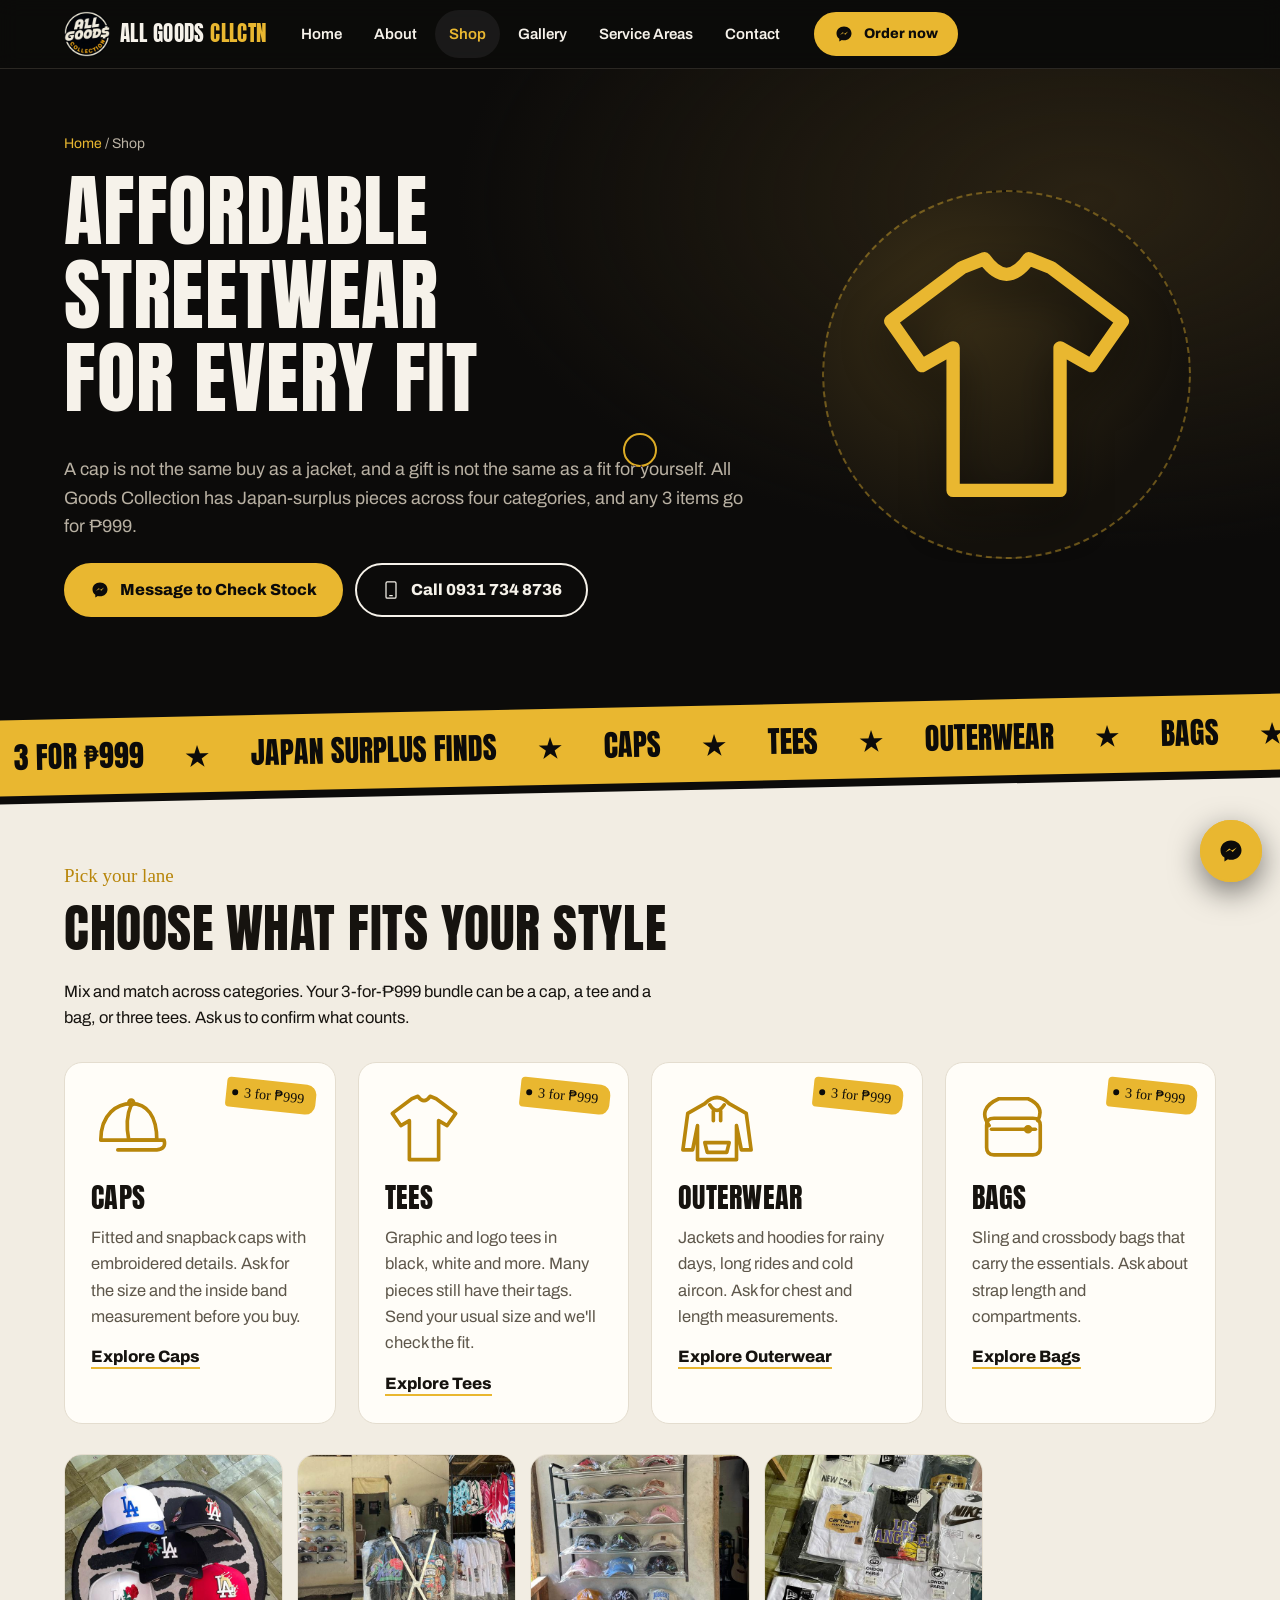
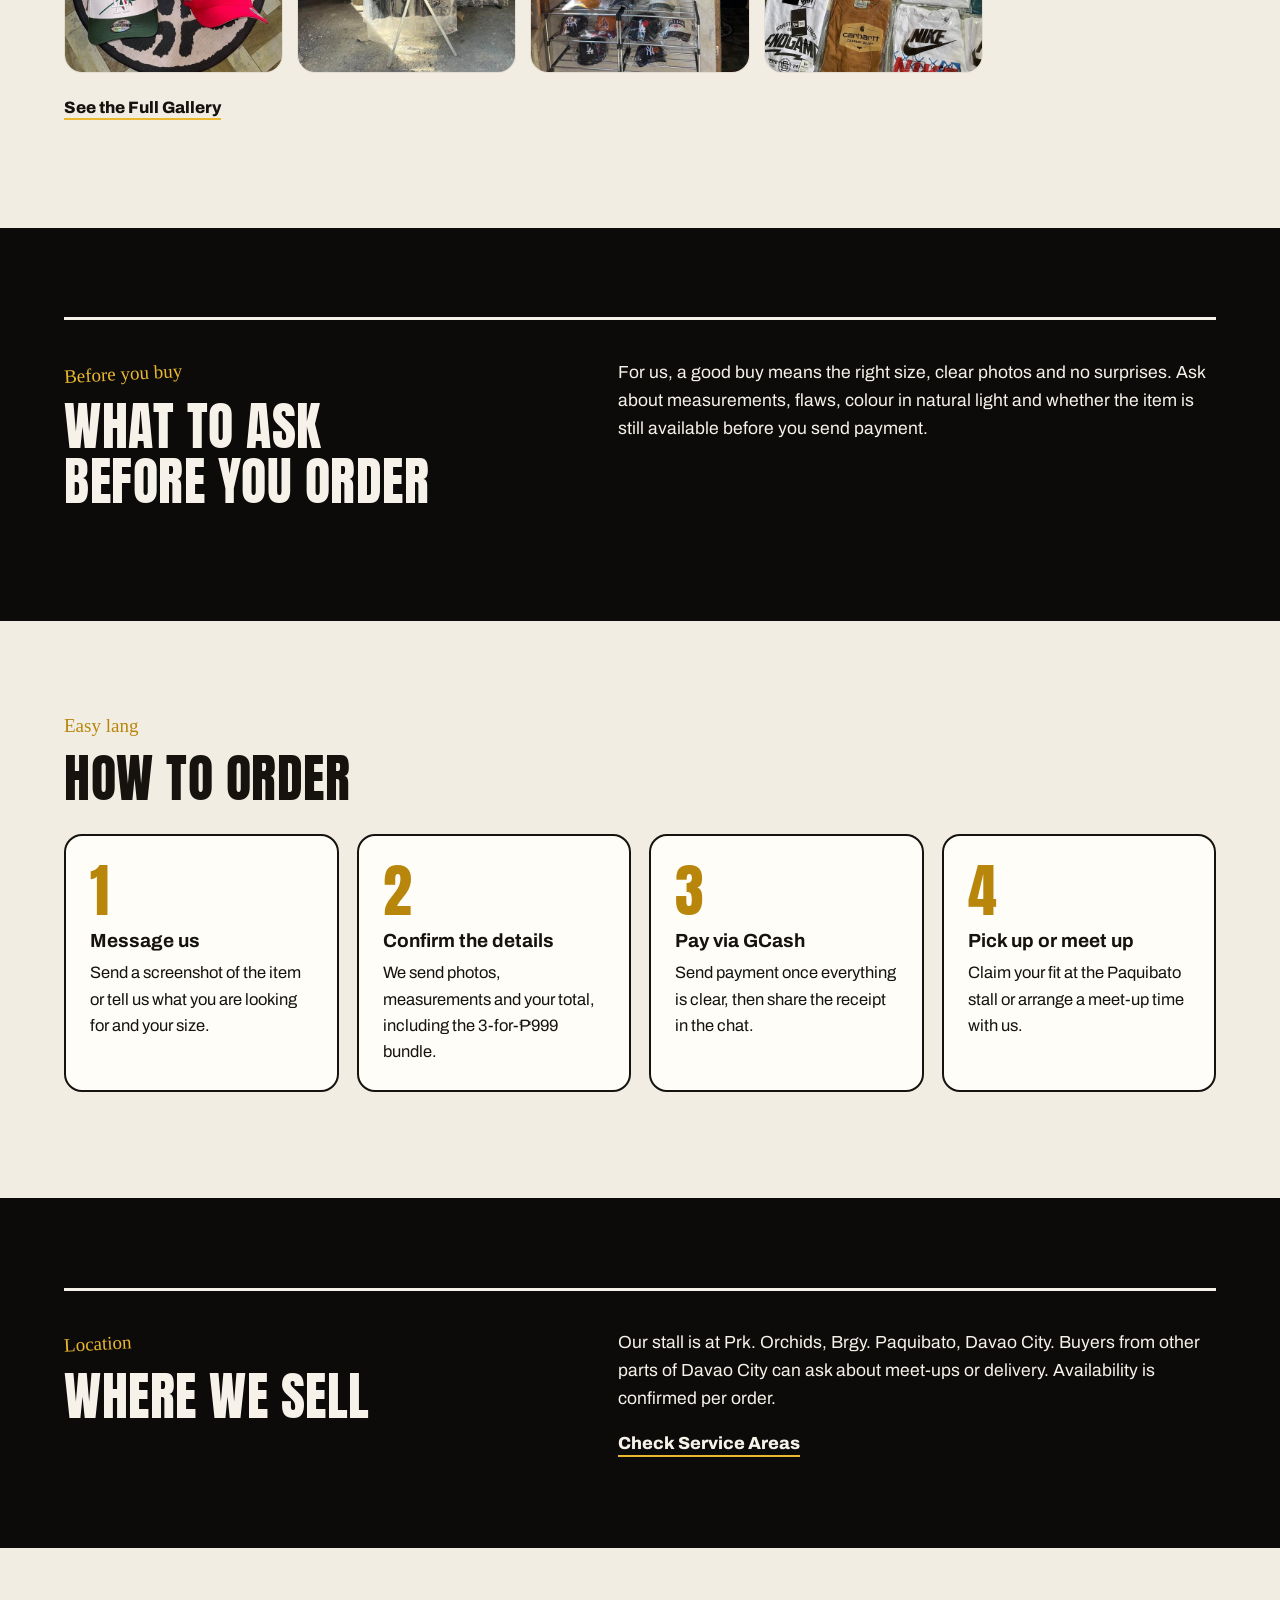
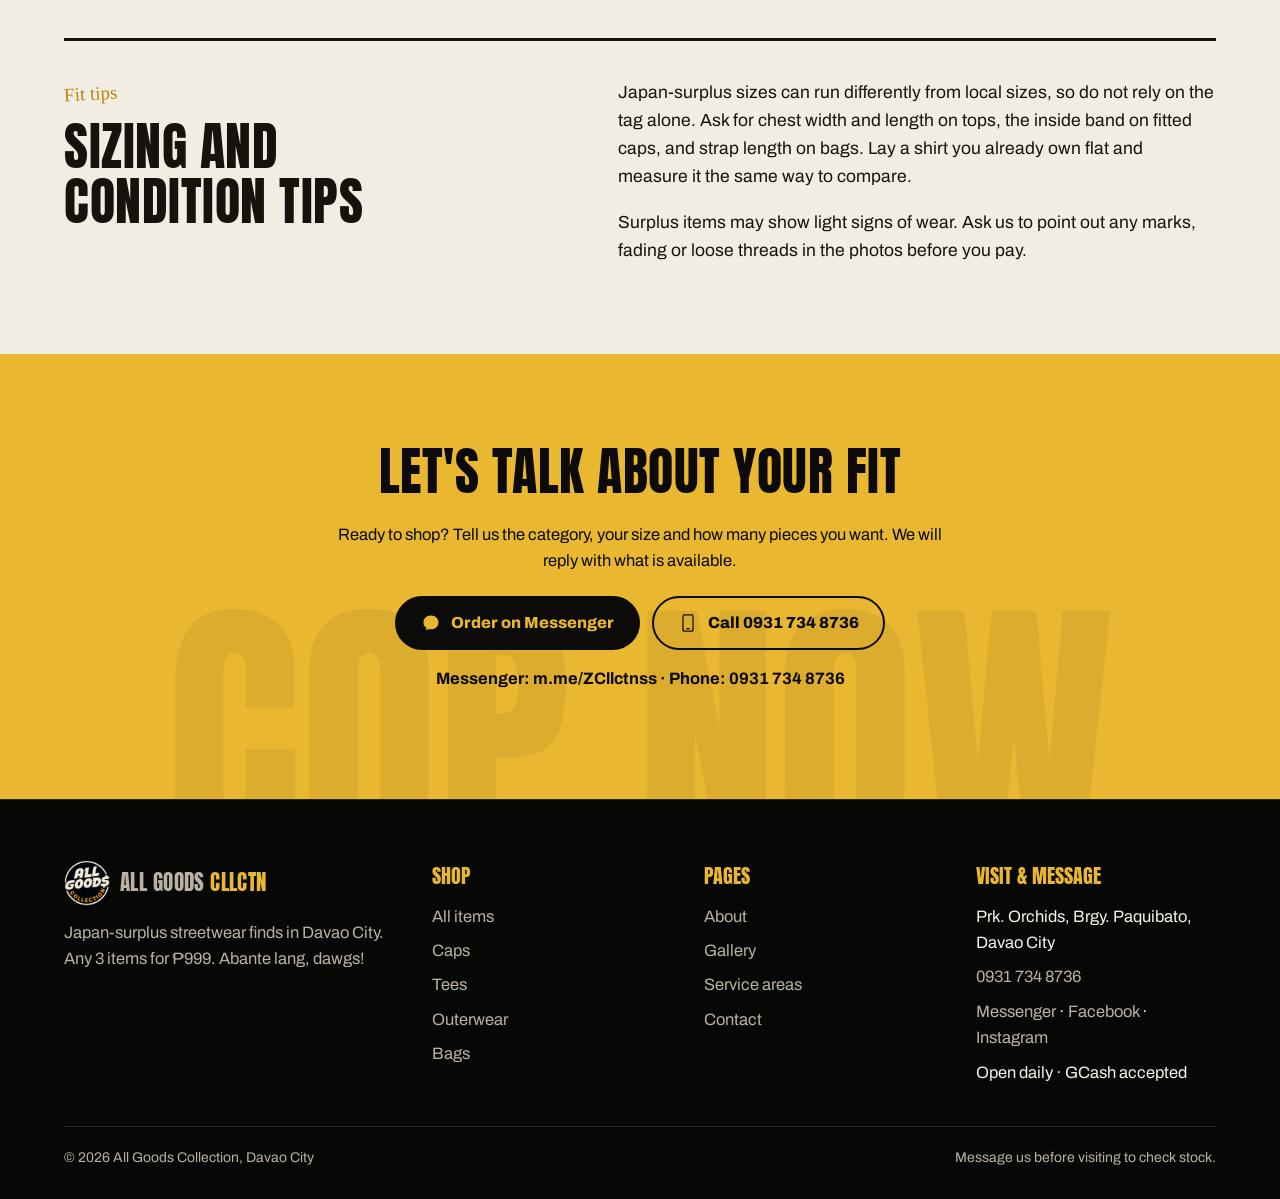
<file: shop.html>
<!DOCTYPE html>
<html lang="en-PH"><head><meta charset="utf-8"><meta name="viewport" content="width=device-width, initial-scale=1">
<title>Shop Streetwear: Caps, Tees, Jackets and Bags | Davao City</title><meta name="description" content="Shop affordable streetwear in Davao City: Japan-surplus caps, tees, outerwear and bags at All Goods Collection. Any 3 items for ₱999. Order via Messenger.">

<meta name="theme-color" content="#0c0b0a">
<link rel="preconnect" href="https://fonts.googleapis.com"><link rel="preconnect" href="https://fonts.gstatic.com" crossorigin>
<link href="https://fonts.googleapis.com/css2?family=Anton&family=Archivo:wght@400;600;800&family=Permanent+Marker&display=swap" rel="stylesheet">
<link rel="stylesheet" href="css/style.css"><!-- seo -->
<link rel="canonical" href="https://carl4webdev.github.io/all-goods-collection-site/shop.html">
<meta name="robots" content="index, follow, max-image-preview:large, max-snippet:-1">
<meta name="author" content="All Goods Collection">
<meta name="geo.region" content="PH-DAS"><meta name="geo.placename" content="Davao City">
<meta property="og:type" content="website"><meta property="og:site_name" content="All Goods Collection"><meta property="og:locale" content="en_PH">
<meta property="og:url" content="https://carl4webdev.github.io/all-goods-collection-site/shop.html"><meta property="og:title" content="Shop Streetwear: Caps, Tees, Jackets and Bags | Davao City"><meta property="og:description" content="Shop affordable streetwear in Davao City: Japan-surplus caps, tees, outerwear and bags at All Goods Collection. Any 3 items for ₱999. Order via Messenger.">
<meta property="og:image" content="https://carl4webdev.github.io/all-goods-collection-site/og-image.png"><meta property="og:image:width" content="1200"><meta property="og:image:height" content="630"><meta property="og:image:alt" content="All Goods Collection: streetwear in Davao City, any 3 items for ₱999">
<meta name="twitter:card" content="summary_large_image"><meta name="twitter:title" content="Shop Streetwear: Caps, Tees, Jackets and Bags | Davao City"><meta name="twitter:description" content="Shop affordable streetwear in Davao City: Japan-surplus caps, tees, outerwear and bags at All Goods Collection. Any 3 items for ₱999. Order via Messenger."><meta name="twitter:image" content="https://carl4webdev.github.io/all-goods-collection-site/og-image.png">
<link rel="icon" href="favicon-32.png" sizes="32x32" type="image/png"><link rel="icon" href="favicon-48.png" sizes="48x48" type="image/png"><link rel="apple-touch-icon" href="apple-touch-icon.png"><link rel="manifest" href="site.webmanifest">
<link rel="sitemap" type="application/xml" href="sitemap.xml">
<script type="application/ld+json">{"@context":"https://schema.org","@graph":[{"@type":"ClothingStore","@id":"https://carl4webdev.github.io/all-goods-collection-site/#store","name":"All Goods Collection","alternateName":"All Goods Cllctn","description":"Owner-run streetwear shop in Prk. Orchids, Brgy. Paquibato, Davao City selling Japan-surplus caps, tees, jackets, hoodies and bags. Any 3 items for ₱999. Orders through Messenger; GCash accepted.","url":"https://carl4webdev.github.io/all-goods-collection-site/","logo":"https://carl4webdev.github.io/all-goods-collection-site/icon-512.png","image":["https://carl4webdev.github.io/all-goods-collection-site/og-image.png","https://carl4webdev.github.io/all-goods-collection-site/images/photos/stall-front.jpg","https://carl4webdev.github.io/all-goods-collection-site/images/photos/cap-wall.jpg"],"telephone":"+639317348736","address":{"@type":"PostalAddress","streetAddress":"Prk. Orchids, Brgy. Paquibato","addressLocality":"Davao City","addressRegion":"Davao del Sur","addressCountry":"PH"},"areaServed":[{"@type":"Place","name":"Paquibato, Davao City"},{"@type":"City","name":"Davao City"}],"openingHours":"Mo-Su","paymentAccepted":"GCash","currenciesAccepted":"PHP","priceRange":"₱","founder":{"@id":"https://carl4webdev.github.io/all-goods-collection-site/#owner"},"contactPoint":{"@type":"ContactPoint","telephone":"+639317348736","contactType":"sales","areaServed":"PH","availableLanguage":["English","Filipino","Cebuano"],"url":"https://m.me/ZCllctnss"},"hasOfferCatalog":{"@type":"OfferCatalog","name":"Japan-surplus streetwear","itemListElement":[{"@type":"OfferCatalog","name":"Caps","url":"https://carl4webdev.github.io/all-goods-collection-site/caps.html"},{"@type":"OfferCatalog","name":"Tees","url":"https://carl4webdev.github.io/all-goods-collection-site/tees.html"},{"@type":"OfferCatalog","name":"Outerwear","url":"https://carl4webdev.github.io/all-goods-collection-site/outerwear.html"},{"@type":"OfferCatalog","name":"Bags","url":"https://carl4webdev.github.io/all-goods-collection-site/bags.html"}]},"makesOffer":{"@type":"Offer","name":"Any 3 items for ₱999","price":"999","priceCurrency":"PHP","description":"Mix any 3 caps, tees, outerwear or bags for ₱999. Promos can change; confirm when ordering."},"sameAs":["https://www.facebook.com/ZCllctnss","https://www.instagram.com/w1nsloy_/","https://m.me/ZCllctnss"]},{"@type":"WebSite","@id":"https://carl4webdev.github.io/all-goods-collection-site/#website","url":"https://carl4webdev.github.io/all-goods-collection-site/","name":"All Goods Collection","inLanguage":"en-PH","publisher":{"@id":"https://carl4webdev.github.io/all-goods-collection-site/#store"}},{"@type":"Person","@id":"https://carl4webdev.github.io/all-goods-collection-site/#owner","name":"Wenzly James","jobTitle":"Owner","worksFor":{"@id":"https://carl4webdev.github.io/all-goods-collection-site/#store"}},{"@type":"BreadcrumbList","@id":"https://carl4webdev.github.io/all-goods-collection-site/shop.html#breadcrumb","itemListElement":[{"@type":"ListItem","position":1,"name":"Home","item":"https://carl4webdev.github.io/all-goods-collection-site/"},{"@type":"ListItem","position":2,"name":"Shop","item":"https://carl4webdev.github.io/all-goods-collection-site/shop.html"}]},{"@type":"CollectionPage","@id":"https://carl4webdev.github.io/all-goods-collection-site/shop.html#webpage","url":"https://carl4webdev.github.io/all-goods-collection-site/shop.html","name":"Shop Streetwear: Caps, Tees, Jackets and Bags | Davao City","description":"Shop affordable streetwear in Davao City: Japan-surplus caps, tees, outerwear and bags at All Goods Collection. Any 3 items for ₱999. Order via Messenger.","headline":"Affordable Streetwear for Every Fit","inLanguage":"en-PH","isPartOf":{"@id":"https://carl4webdev.github.io/all-goods-collection-site/#website"},"about":{"@id":"https://carl4webdev.github.io/all-goods-collection-site/#store"},"breadcrumb":{"@id":"https://carl4webdev.github.io/all-goods-collection-site/shop.html#breadcrumb"},"primaryImageOfPage":{"@type":"ImageObject","url":"https://carl4webdev.github.io/all-goods-collection-site/og-image.png","width":1200,"height":630},"dateModified":"2026-11-23","image":[{"@type":"ImageObject","contentUrl":"https://carl4webdev.github.io/all-goods-collection-site/images/photos/la-rose-caps.jpg","thumbnailUrl":"https://carl4webdev.github.io/all-goods-collection-site/images/photos/la-rose-caps-sm.jpg","caption":"LA caps with embroidered rose details","creditText":"All Goods Collection","copyrightNotice":"All Goods Collection"},{"@type":"ImageObject","contentUrl":"https://carl4webdev.github.io/all-goods-collection-site/images/photos/stall-cap-wall-and-racks.jpg","thumbnailUrl":"https://carl4webdev.github.io/all-goods-collection-site/images/photos/stall-cap-wall-and-racks-sm.jpg","caption":"Cap wall and graphic tee racks at the stall","creditText":"All Goods Collection","copyrightNotice":"All Goods Collection"},{"@type":"ImageObject","contentUrl":"https://carl4webdev.github.io/all-goods-collection-site/images/photos/cap-wall.jpg","thumbnailUrl":"https://carl4webdev.github.io/all-goods-collection-site/images/photos/cap-wall-sm.jpg","caption":"The cap wall at the stall with fitted caps and snapbacks","creditText":"All Goods Collection","copyrightNotice":"All Goods Collection"},{"@type":"ImageObject","contentUrl":"https://carl4webdev.github.io/all-goods-collection-site/images/photos/tagged-tees-drop.jpg","thumbnailUrl":"https://carl4webdev.github.io/all-goods-collection-site/images/photos/tagged-tees-drop-sm.jpg","caption":"New drop of tagged tees still in their bags","creditText":"All Goods Collection","copyrightNotice":"All Goods Collection"}]}]}</script>
<!-- /seo --></head>
<body><svg width="0" height="0" style="position:absolute" aria-hidden="true"><defs>
<symbol id="logo" viewBox="0 0 200 200"><image href="images/logo.png" width="200" height="200"/></symbol>
<symbol id="teeF" viewBox="0 0 100 110"><path d="M30 8 L42 4 Q50 15 58 4 L70 8 L96 28 L84 46 L74 40 L74 106 L26 106 L26 40 L16 46 L4 28 Z" fill="currentColor" stroke="#0c0b0a" stroke-width="3" stroke-linejoin="round"/><path d="M42 4 Q50 15 58 4" fill="none" stroke="#0c0b0a" stroke-width="3"/></symbol>
<symbol id="capF" viewBox="0 0 110 70"><path d="M10 50 Q10 8 46 6 Q82 8 82 50 Z" fill="currentColor" stroke="#0c0b0a" stroke-width="3"/><path d="M60 50 H106 Q108 60 94 61 H40 Z" fill="currentColor" stroke="#0c0b0a" stroke-width="3" stroke-linejoin="round"/><path d="M46 7 Q40 28 44 50" fill="none" stroke="#0c0b0a" stroke-width="2.5"/><circle cx="46" cy="6" r="4" fill="#0c0b0a"/></symbol>
<symbol id="i-cap" viewBox="0 0 64 64"><g fill="none" stroke="currentColor" stroke-width="3" stroke-linecap="round" stroke-linejoin="round"><path d="M8 42 C8 20 22 12 33 12 C46 12 54 22 54 42 Z"/><path d="M33 42 H60 Q62 49 54 50 H22"/><path d="M33 13 C29 22 29 32 31 42"/><circle cx="33" cy="11" r="2"/></g></symbol>
<symbol id="i-tee" viewBox="0 0 64 64"><path d="M22 8 L27 6 Q32 13 37 6 L42 8 L58 20 L51 30 L44 26 V58 H20 V26 L13 30 L6 20 Z" fill="none" stroke="currentColor" stroke-width="3" stroke-linejoin="round"/></symbol>
<symbol id="i-hoodie" viewBox="0 0 64 64"><g fill="none" stroke="currentColor" stroke-width="3" stroke-linecap="round" stroke-linejoin="round"><path d="M22 12 Q32 2 42 12 L56 20 L60 50 L52 50 L48 30 V58 H16 V30 L12 50 L4 50 L8 20 Z"/><path d="M26 13 Q32 22 38 13"/><path d="M22 44 H42 L40 52 H24 Z"/><path d="M29 18 V26 M35 18 V26"/></g></symbol>
<symbol id="i-bag" viewBox="0 0 64 64"><g fill="none" stroke="currentColor" stroke-width="3" stroke-linecap="round" stroke-linejoin="round"><path d="M12 30 Q12 24 18 24 H50 Q56 24 56 30 V48 Q56 54 50 54 H18 Q12 54 12 48 Z"/><path d="M16 33 H52"/><path d="M14 30 Q4 16 22 8 H46 Q60 14 54 26"/><circle cx="46" cy="33" r="2"/></g></symbol>
<symbol id="i-msg" viewBox="0 0 64 64"><path d="M32 8 C18 8 8 18 8 30 C8 37 11 43 17 47 V56 L25 51 C27 52 30 52 32 52 C46 52 56 42 56 30 C56 18 46 8 32 8 Z" fill="currentColor"/><path d="M19 35 L28 26 L34 31 L45 24 L36 34 L30 29 Z" fill="#e9b730"/></symbol>
<symbol id="i-phone" viewBox="0 0 64 64"><path d="M20 6 H44 Q48 6 48 10 V54 Q48 58 44 58 H20 Q16 58 16 54 V10 Q16 6 20 6 Z M28 50 H36" fill="none" stroke="currentColor" stroke-width="4" stroke-linecap="round"/></symbol>
<symbol id="i-ig" viewBox="0 0 64 64"><g fill="none" stroke="currentColor" stroke-width="4"><rect x="10" y="10" width="44" height="44" rx="13"/><circle cx="32" cy="32" r="10"/></g><circle cx="45" cy="19" r="3" fill="currentColor"/></symbol>
<symbol id="i-fb" viewBox="0 0 64 64"><path d="M36 58 V35 H44 L45 26 H36 V21 Q36 17 40 17 H46 V9 Q42 8 38 8 Q27 8 27 20 V26 H19 V35 H27 V58 Z" fill="currentColor"/></symbol>
<symbol id="i-pin" viewBox="0 0 64 64"><path d="M32 58 C32 58 12 38 12 24 A20 20 0 0 1 52 24 C52 38 32 58 32 58 Z" fill="currentColor"/><circle cx="32" cy="24" r="7" fill="#e9b730"/></symbol>
<symbol id="i-clock" viewBox="0 0 64 64"><g fill="none" stroke="currentColor" stroke-width="4" stroke-linecap="round"><circle cx="32" cy="32" r="24"/><path d="M32 18 V32 L42 38"/></g></symbol>
<symbol id="i-wallet" viewBox="0 0 64 64"><g fill="none" stroke="currentColor" stroke-width="4" stroke-linejoin="round"><rect x="8" y="16" width="48" height="36" rx="6"/><path d="M40 28 H56 V40 H40 Z"/><path d="M12 16 L40 8 L44 16"/></g></symbol>
<symbol id="i-arrow" viewBox="0 0 64 64"><path d="M10 32 H52 M38 18 L52 32 L38 46" fill="none" stroke="currentColor" stroke-width="5" stroke-linecap="round" stroke-linejoin="round"/></symbol>
</defs></svg>
<div class="curtain" aria-hidden="true"><svg><use href="#logo"/></svg></div><div class="progress" aria-hidden="true"></div><div class="cursor" aria-hidden="true"></div>
<header class="hdr"><div class="wrap">
<a class="brand" href="index.html" aria-label="All Goods Collection home"><svg role="img" aria-label="All Goods Collection logo"><use href="#logo"/></svg><span class="nm">All Goods <span class="gold">Cllctn</span></span></a>
<nav aria-label="Main"><ul class="nav" id="nav"><li><a href="index.html">Home</a></li><li><a href="about.html">About</a></li><li><a href="shop.html" aria-current="page">Shop</a><ul class="drop"><li><a href="caps.html">Caps</a></li><li><a href="tees.html">Tees</a></li><li><a href="outerwear.html">Outerwear</a></li><li><a href="bags.html">Bags</a></li></ul></li><li><a href="gallery.html">Gallery</a></li><li><a href="service-areas.html">Service Areas</a></li><li><a href="contact.html">Contact</a></li></ul></nav>
<a class="btn order" href="https://m.me/ZCllctnss" target="_blank" rel="noopener"><svg class="" aria-hidden="true"><use href="#i-msg"/></svg> Order now</a>
<button class="burger" aria-label="Menu" aria-expanded="false" aria-controls="nav"><span></span><span></span><span></span></button>
</div></header>
<main><section class="band hero phero"><div class="wrap"><div><div class="crumbs"><a href="index.html">Home</a> / Shop</div><h1><span class="w"><span style="animation-delay:0.25s">Affordable</span></span> <span class="w"><span style="animation-delay:0.33s">Streetwear</span></span> <span class="w"><span style="animation-delay:0.41s">for</span></span> <span class="w"><span style="animation-delay:0.49s">Every</span></span> <span class="w"><span style="animation-delay:0.57s">Fit</span></span></h1><p class="lead rv">A cap is not the same buy as a jacket, and a gift is not the same as a fit for yourself. All Goods Collection has Japan-surplus pieces across four categories, and any 3 items go for ₱999.</p>
<div class="btns rv"><a class="btn" href="https://m.me/ZCllctnss" target="_blank" rel="noopener"><svg class="" aria-hidden="true"><use href="#i-msg"/></svg> Message to Check Stock</a><a class="btn ghost" href="tel:+639317348736"><svg class="" aria-hidden="true"><use href="#i-phone"/></svg> Call 0931 734 8736</a></div></div>
<div class="bigicon rv z"><svg class="item swing" aria-hidden="true"><use href="#i-tee"/></svg></div></div></section><div class="marquee" aria-hidden="true"><div class="track"><span>3 for ₱999</span><span>Japan surplus finds</span><span>Caps</span><span>Tees</span><span>Outerwear</span><span>Bags</span><span>Prk. Orchids, Paquibato</span><span>GCash accepted</span><span>3 for ₱999</span><span>Japan surplus finds</span><span>Caps</span><span>Tees</span><span>Outerwear</span><span>Bags</span><span>Prk. Orchids, Paquibato</span><span>GCash accepted</span></div></div><section class="band bone"><div class="wrap"><span class="tag rv">Pick your lane</span><h2 class="rv">Choose What Fits Your Style</h2><p class="rv">Mix and match across categories. Your 3-for-₱999 bundle can be a cap, a tee and a bag, or three tees. Ask us to confirm what counts.</p><div class="grid" data-stagger><article class="card"><span class="hangtag">3 for ₱999</span><svg class="ic" aria-hidden="true"><use href="#i-cap"/></svg><h3>Caps</h3><p>Fitted and snapback caps with embroidered details. Ask for the size and the inside band measurement before you buy.</p><a class="link" href="caps.html">Explore Caps</a></article><article class="card"><span class="hangtag">3 for ₱999</span><svg class="ic" aria-hidden="true"><use href="#i-tee"/></svg><h3>Tees</h3><p>Graphic and logo tees in black, white and more. Many pieces still have their tags. Send your usual size and we'll check the fit.</p><a class="link" href="tees.html">Explore Tees</a></article><article class="card"><span class="hangtag">3 for ₱999</span><svg class="ic" aria-hidden="true"><use href="#i-hoodie"/></svg><h3>Outerwear</h3><p>Jackets and hoodies for rainy days, long rides and cold aircon. Ask for chest and length measurements.</p><a class="link" href="outerwear.html">Explore Outerwear</a></article><article class="card"><span class="hangtag">3 for ₱999</span><svg class="ic" aria-hidden="true"><use href="#i-bag"/></svg><h3>Bags</h3><p>Sling and crossbody bags that carry the essentials. Ask about strap length and compartments.</p><a class="link" href="bags.html">Explore Bags</a></article></div><div class="photos" data-stagger><!-- photos:shop --><figure class="shot"><a href="images/photos/la-rose-caps.jpg"><img src="images/photos/la-rose-caps-sm.jpg" width="600" height="600" alt="LA caps with embroidered rose details" loading="lazy" decoding="async"></a><figcaption>LA caps with embroidered rose details</figcaption></figure><figure class="shot"><a href="images/photos/stall-cap-wall-and-racks.jpg"><img src="images/photos/stall-cap-wall-and-racks-sm.jpg" width="600" height="600" alt="Cap wall and graphic tee racks at the stall" loading="lazy" decoding="async"></a><figcaption>Cap wall and graphic tee racks at the stall</figcaption></figure><figure class="shot"><a href="images/photos/cap-wall.jpg"><img src="images/photos/cap-wall-sm.jpg" width="600" height="600" alt="The cap wall at the stall with fitted caps and snapbacks" loading="lazy" decoding="async"></a><figcaption>The cap wall at the stall with fitted caps and snapbacks</figcaption></figure><figure class="shot"><a href="images/photos/tagged-tees-drop.jpg"><img src="images/photos/tagged-tees-drop-sm.jpg" width="600" height="600" alt="New drop of tagged tees still in their bags" loading="lazy" decoding="async"></a><figcaption>New drop of tagged tees still in their bags</figcaption></figure><!-- /photos:shop --></div><p class="rv" style="margin-top:22px"><a class="link" href="gallery.html">See the Full Gallery</a></p></div></section><section class="band "><div class="wrap split"><div class="rv l"><span class="tag">Before you buy</span><h2>What to Ask Before You Order</h2></div><div class="rv r body"><p>For us, a good buy means the right size, clear photos and no surprises. Ask about measurements, flaws, colour in natural light and whether the item is still available before you send payment.</p></div></div></section><section class="band bone"><div class="wrap"><span class="tag rv">Easy lang</span><h2 class="rv">How to Order</h2><ol class="steps" data-stagger><li><strong>Message us</strong>Send a screenshot of the item or tell us what you are looking for and your size.</li><li><strong>Confirm the details</strong>We send photos, measurements and your total, including the 3-for-₱999 bundle.</li><li><strong>Pay via GCash</strong>Send payment once everything is clear, then share the receipt in the chat.</li><li><strong>Pick up or meet up</strong>Claim your fit at the Paquibato stall or arrange a meet-up time with us.</li></ol></div></section><section class="band "><div class="wrap split"><div class="rv l"><span class="tag">Location</span><h2>Where We Sell</h2></div><div class="rv r body"><p>Our stall is at Prk. Orchids, Brgy. Paquibato, Davao City. Buyers from other parts of Davao City can ask about meet-ups or delivery. Availability is confirmed per order.</p><p><a class="link" href="service-areas.html">Check Service Areas</a></p></div></div></section><section class="band bone"><div class="wrap split"><div class="rv l"><span class="tag">Fit tips</span><h2>Sizing and Condition Tips</h2></div><div class="rv r body"><p>Japan-surplus sizes can run differently from local sizes, so do not rely on the tag alone. Ask for chest width and length on tops, the inside band on fitted caps, and strap length on bags. Lay a shirt you already own flat and measure it the same way to compare.</p><p>Surplus items may show light signs of wear. Ask us to point out any marks, fading or loose threads in the photos before you pay.</p></div></div></section><section class="band ctaband"><div class="bgword" aria-hidden="true">Cop now</div><div class="wrap rv z"><h2>Let's Talk About Your Fit</h2><p>Ready to shop? Tell us the category, your size and how many pieces you want. We will reply with what is available.</p>
<div class="btns"><a class="btn" href="https://m.me/ZCllctnss" target="_blank" rel="noopener"><svg class="" aria-hidden="true"><use href="#i-msg"/></svg> Order on Messenger</a><a class="btn ghost" href="tel:+639317348736"><svg class="" aria-hidden="true"><use href="#i-phone"/></svg> Call 0931 734 8736</a></div>
<p style="margin-top:16px;font-weight:700">Messenger: m.me/ZCllctnss · Phone: 0931 734 8736</p></div></section></main>
<footer class="ftr"><div class="wrap">
<div><a class="brand" href="index.html"><svg role="img" aria-label="All Goods Collection logo"><use href="#logo"/></svg><span>All Goods <span class="gold">Cllctn</span></span></a>
<p class="mute" style="margin-top:14px">Japan-surplus streetwear finds in Davao City. Any 3 items for ₱999. Abante lang, dawgs!</p></div>
<div><h4>Shop</h4><ul><li><a href="shop.html">All items</a></li><li><a href="caps.html">Caps</a></li><li><a href="tees.html">Tees</a></li><li><a href="outerwear.html">Outerwear</a></li><li><a href="bags.html">Bags</a></li></ul></div>
<div><h4>Pages</h4><ul><li><a href="about.html">About</a></li><li><a href="gallery.html">Gallery</a></li><li><a href="service-areas.html">Service areas</a></li><li><a href="contact.html">Contact</a></li></ul></div>
<div><h4>Visit &amp; message</h4><ul><li>Prk. Orchids, Brgy. Paquibato, Davao City</li><li><a href="tel:+639317348736">0931 734 8736</a></li><li><a href="https://m.me/ZCllctnss" target="_blank" rel="noopener">Messenger</a> · <a href="https://www.facebook.com/ZCllctnss" target="_blank" rel="noopener">Facebook</a> · <a href="https://www.instagram.com/w1nsloy_/" target="_blank" rel="noopener">Instagram</a></li><li>Open daily · GCash accepted</li></ul></div>
</div><div class="legal"><span>© <span data-year>2026</span> All Goods Collection, Davao City</span><span>Message us before visiting to check stock.</span></div></footer>
<dialog class="lightbox" aria-label="Photo viewer"><button class="lb-close" type="button" aria-label="Close photo">&times;</button><img alt=""><p class="lb-cap"></p></dialog>
<a class="fab" href="https://m.me/ZCllctnss" target="_blank" rel="noopener" aria-label="Order on Messenger"><svg class="" aria-hidden="true"><use href="#i-msg"/></svg></a>
<script src="js/main.js"></script></body></html>
</file>
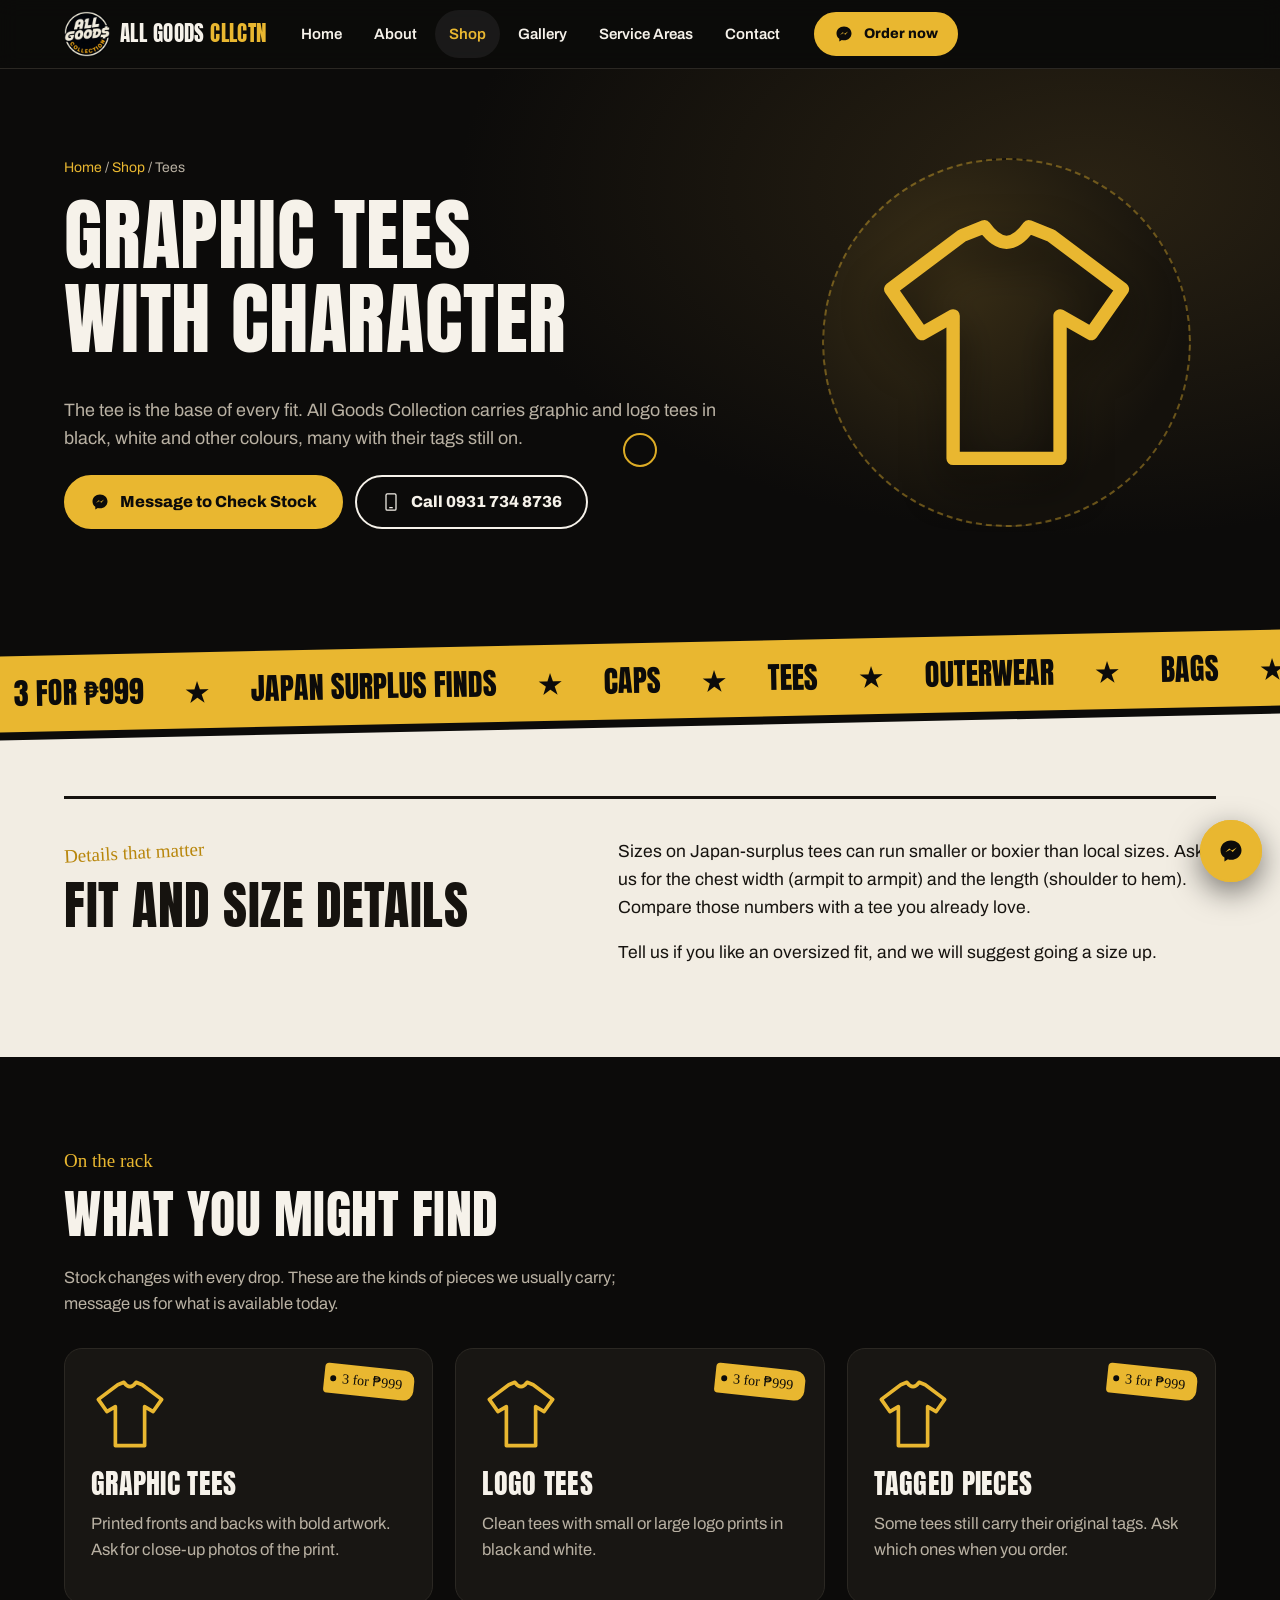
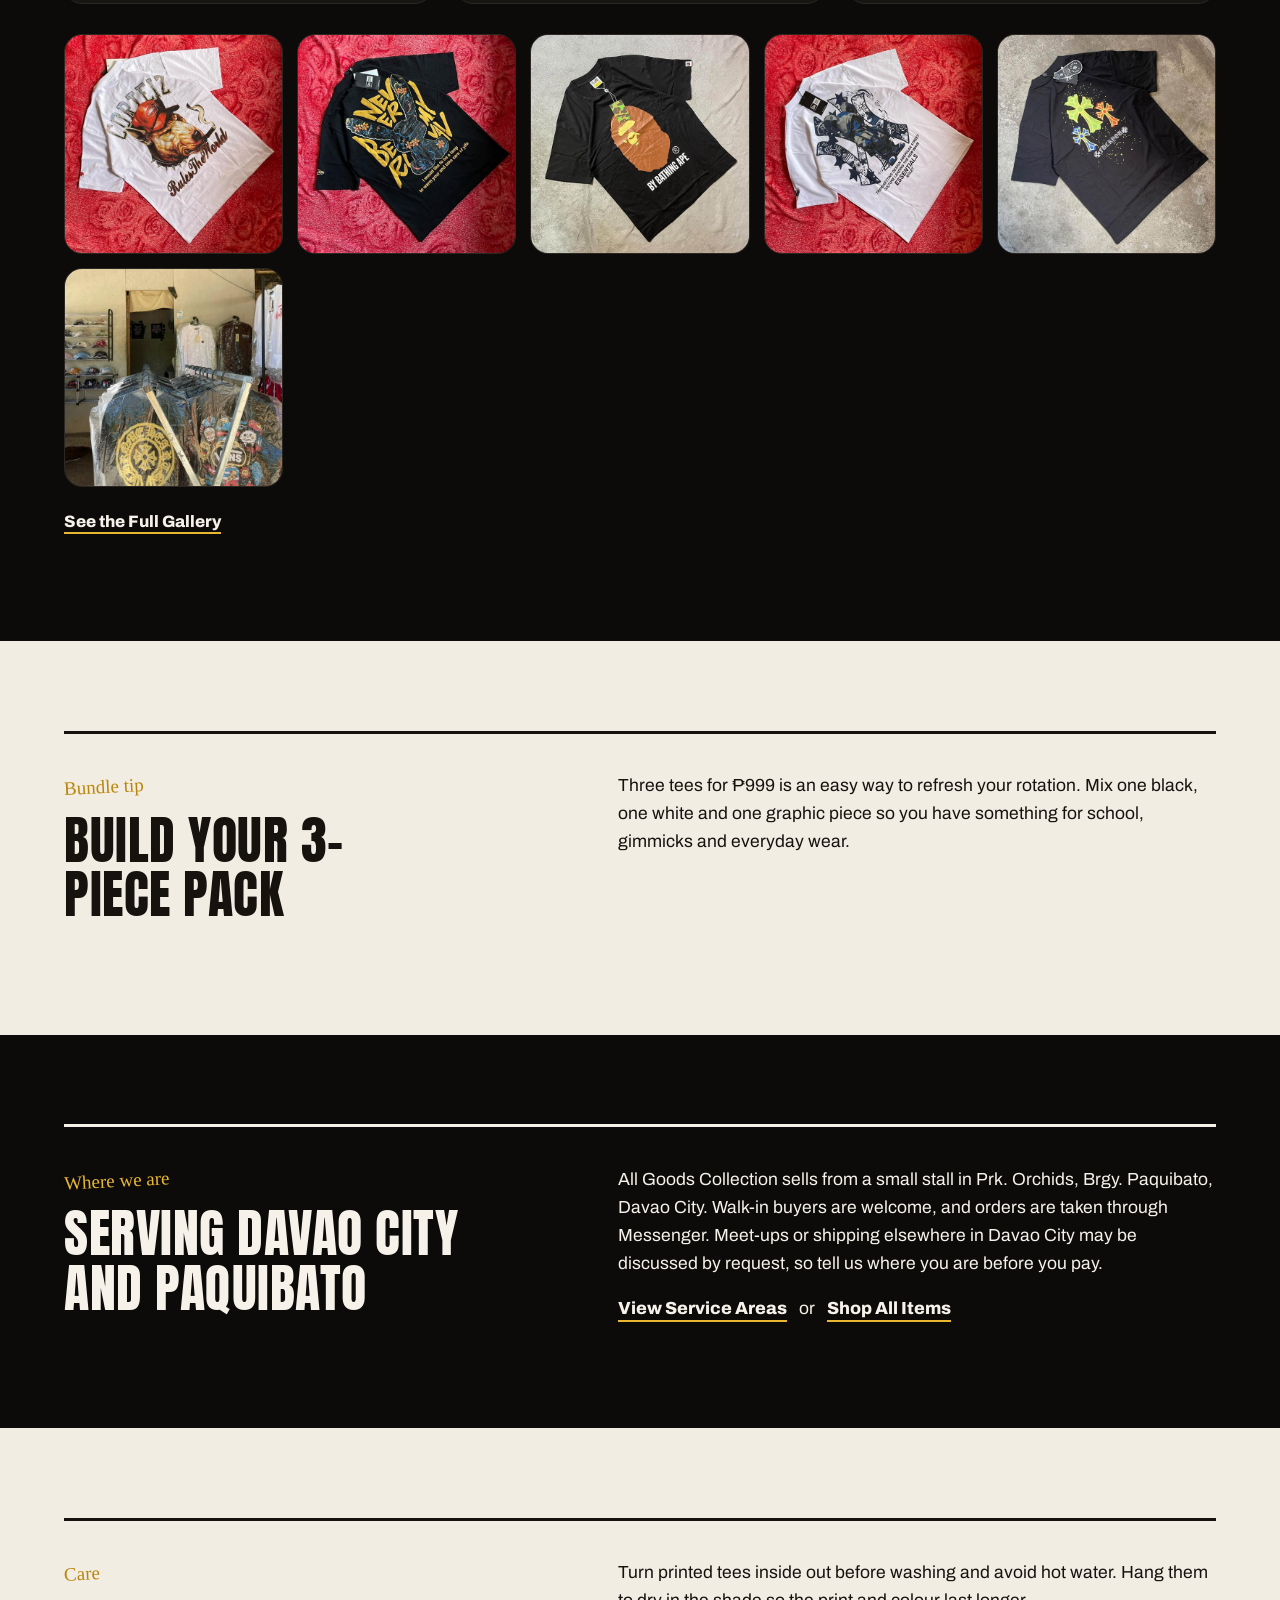
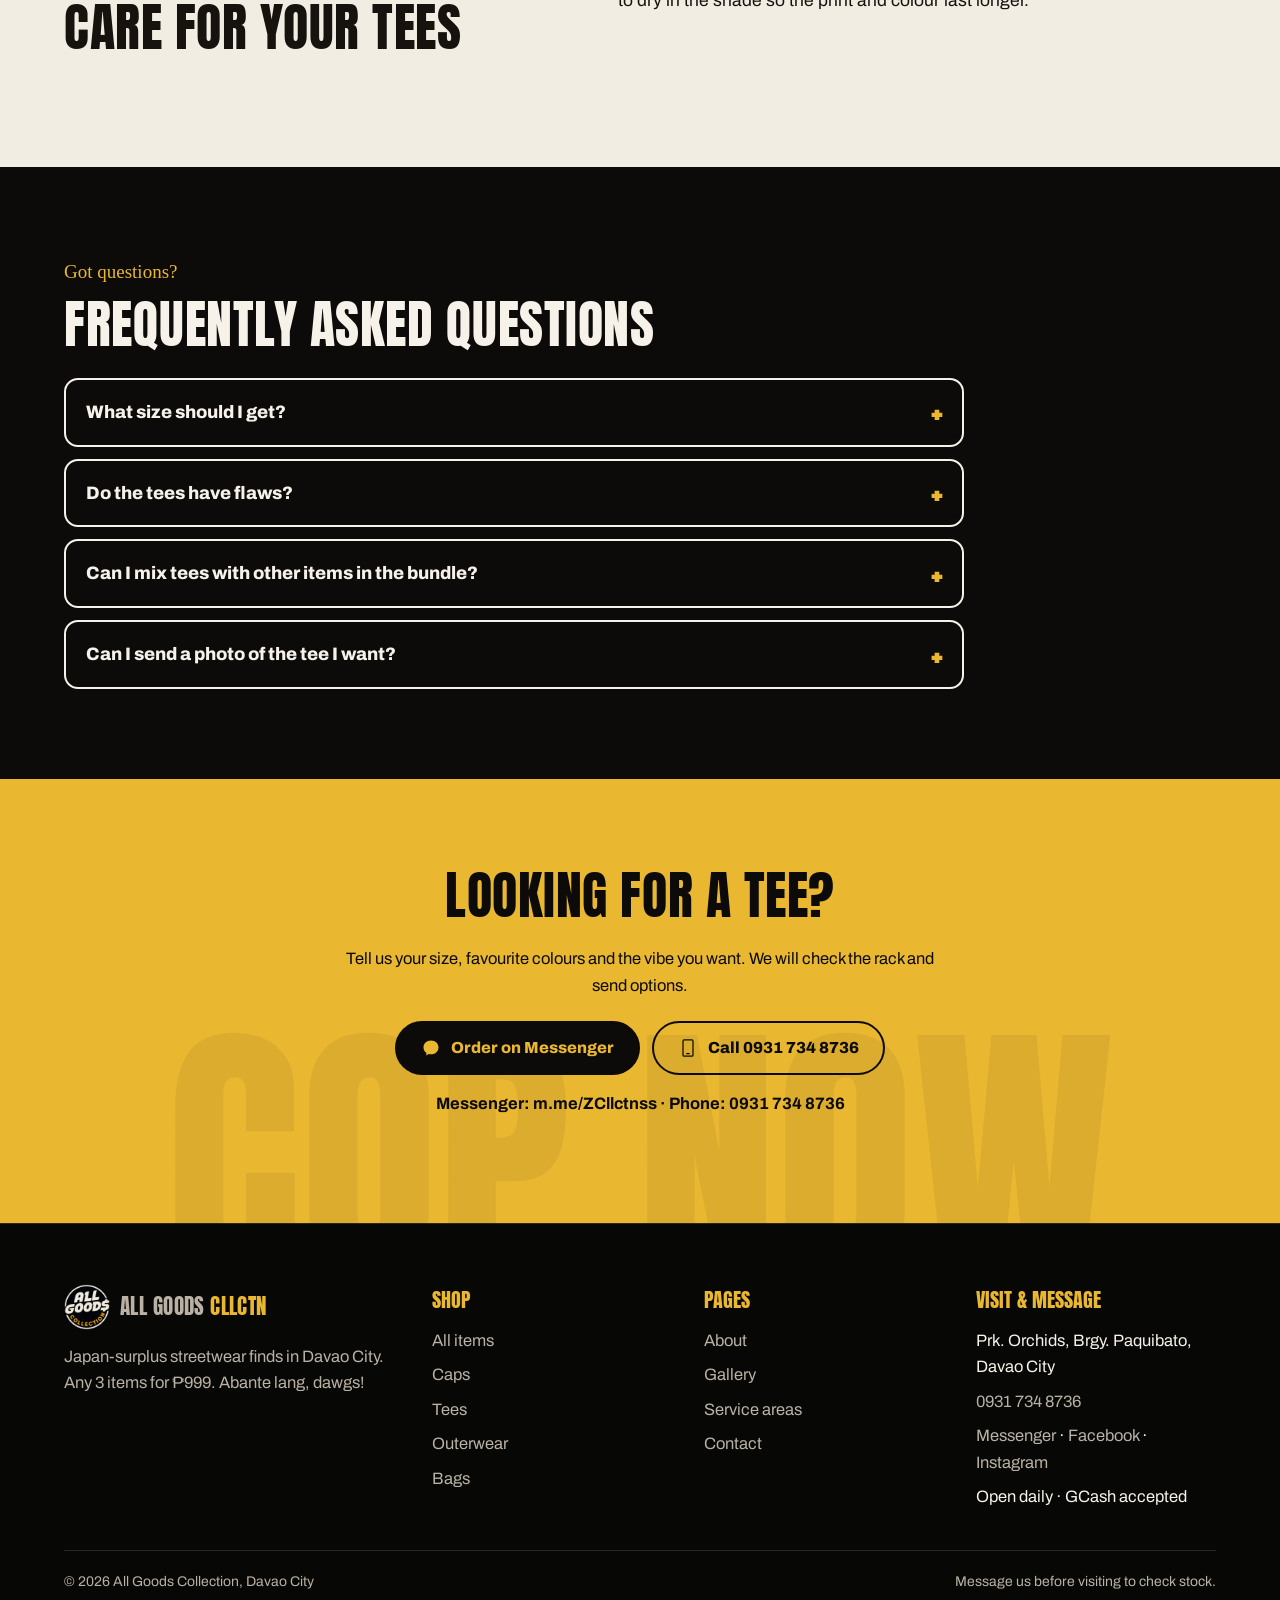
<file: tees.html>
<!DOCTYPE html>
<html lang="en-PH"><head><meta charset="utf-8"><meta name="viewport" content="width=device-width, initial-scale=1">
<title>Graphic Tees in Davao City | All Goods Collection</title><meta name="description" content="Shop Japan-surplus graphic and logo tees in Davao City at All Goods Collection. Black, white and more, any 3 items for ₱999. Message us to check sizes.">

<meta name="theme-color" content="#0c0b0a">
<link rel="preconnect" href="https://fonts.googleapis.com"><link rel="preconnect" href="https://fonts.gstatic.com" crossorigin>
<link href="https://fonts.googleapis.com/css2?family=Anton&family=Archivo:wght@400;600;800&family=Permanent+Marker&display=swap" rel="stylesheet">
<link rel="stylesheet" href="css/style.css"><!-- seo -->
<link rel="canonical" href="https://carl4webdev.github.io/all-goods-collection-site/tees.html">
<meta name="robots" content="index, follow, max-image-preview:large, max-snippet:-1">
<meta name="author" content="All Goods Collection">
<meta name="geo.region" content="PH-DAS"><meta name="geo.placename" content="Davao City">
<meta property="og:type" content="website"><meta property="og:site_name" content="All Goods Collection"><meta property="og:locale" content="en_PH">
<meta property="og:url" content="https://carl4webdev.github.io/all-goods-collection-site/tees.html"><meta property="og:title" content="Graphic Tees in Davao City | All Goods Collection"><meta property="og:description" content="Shop Japan-surplus graphic and logo tees in Davao City at All Goods Collection. Black, white and more, any 3 items for ₱999. Message us to check sizes.">
<meta property="og:image" content="https://carl4webdev.github.io/all-goods-collection-site/og-image.png"><meta property="og:image:width" content="1200"><meta property="og:image:height" content="630"><meta property="og:image:alt" content="All Goods Collection: streetwear in Davao City, any 3 items for ₱999">
<meta name="twitter:card" content="summary_large_image"><meta name="twitter:title" content="Graphic Tees in Davao City | All Goods Collection"><meta name="twitter:description" content="Shop Japan-surplus graphic and logo tees in Davao City at All Goods Collection. Black, white and more, any 3 items for ₱999. Message us to check sizes."><meta name="twitter:image" content="https://carl4webdev.github.io/all-goods-collection-site/og-image.png">
<link rel="icon" href="favicon-32.png" sizes="32x32" type="image/png"><link rel="icon" href="favicon-48.png" sizes="48x48" type="image/png"><link rel="apple-touch-icon" href="apple-touch-icon.png"><link rel="manifest" href="site.webmanifest">
<link rel="sitemap" type="application/xml" href="sitemap.xml">
<script type="application/ld+json">{"@context":"https://schema.org","@graph":[{"@type":"ClothingStore","@id":"https://carl4webdev.github.io/all-goods-collection-site/#store","name":"All Goods Collection","alternateName":"All Goods Cllctn","description":"Owner-run streetwear shop in Prk. Orchids, Brgy. Paquibato, Davao City selling Japan-surplus caps, tees, jackets, hoodies and bags. Any 3 items for ₱999. Orders through Messenger; GCash accepted.","url":"https://carl4webdev.github.io/all-goods-collection-site/","logo":"https://carl4webdev.github.io/all-goods-collection-site/icon-512.png","image":["https://carl4webdev.github.io/all-goods-collection-site/og-image.png","https://carl4webdev.github.io/all-goods-collection-site/images/photos/stall-front.jpg","https://carl4webdev.github.io/all-goods-collection-site/images/photos/cap-wall.jpg"],"telephone":"+639317348736","address":{"@type":"PostalAddress","streetAddress":"Prk. Orchids, Brgy. Paquibato","addressLocality":"Davao City","addressRegion":"Davao del Sur","addressCountry":"PH"},"areaServed":[{"@type":"Place","name":"Paquibato, Davao City"},{"@type":"City","name":"Davao City"}],"openingHours":"Mo-Su","paymentAccepted":"GCash","currenciesAccepted":"PHP","priceRange":"₱","founder":{"@id":"https://carl4webdev.github.io/all-goods-collection-site/#owner"},"contactPoint":{"@type":"ContactPoint","telephone":"+639317348736","contactType":"sales","areaServed":"PH","availableLanguage":["English","Filipino","Cebuano"],"url":"https://m.me/ZCllctnss"},"hasOfferCatalog":{"@type":"OfferCatalog","name":"Japan-surplus streetwear","itemListElement":[{"@type":"OfferCatalog","name":"Caps","url":"https://carl4webdev.github.io/all-goods-collection-site/caps.html"},{"@type":"OfferCatalog","name":"Tees","url":"https://carl4webdev.github.io/all-goods-collection-site/tees.html"},{"@type":"OfferCatalog","name":"Outerwear","url":"https://carl4webdev.github.io/all-goods-collection-site/outerwear.html"},{"@type":"OfferCatalog","name":"Bags","url":"https://carl4webdev.github.io/all-goods-collection-site/bags.html"}]},"makesOffer":{"@type":"Offer","name":"Any 3 items for ₱999","price":"999","priceCurrency":"PHP","description":"Mix any 3 caps, tees, outerwear or bags for ₱999. Promos can change; confirm when ordering."},"sameAs":["https://www.facebook.com/ZCllctnss","https://www.instagram.com/w1nsloy_/","https://m.me/ZCllctnss"]},{"@type":"WebSite","@id":"https://carl4webdev.github.io/all-goods-collection-site/#website","url":"https://carl4webdev.github.io/all-goods-collection-site/","name":"All Goods Collection","inLanguage":"en-PH","publisher":{"@id":"https://carl4webdev.github.io/all-goods-collection-site/#store"}},{"@type":"Person","@id":"https://carl4webdev.github.io/all-goods-collection-site/#owner","name":"Wenzly James","jobTitle":"Owner","worksFor":{"@id":"https://carl4webdev.github.io/all-goods-collection-site/#store"}},{"@type":"BreadcrumbList","@id":"https://carl4webdev.github.io/all-goods-collection-site/tees.html#breadcrumb","itemListElement":[{"@type":"ListItem","position":1,"name":"Home","item":"https://carl4webdev.github.io/all-goods-collection-site/"},{"@type":"ListItem","position":2,"name":"Shop","item":"https://carl4webdev.github.io/all-goods-collection-site/shop.html"},{"@type":"ListItem","position":3,"name":"Tees","item":"https://carl4webdev.github.io/all-goods-collection-site/tees.html"}]},{"@type":"CollectionPage","@id":"https://carl4webdev.github.io/all-goods-collection-site/tees.html#webpage","url":"https://carl4webdev.github.io/all-goods-collection-site/tees.html","name":"Graphic Tees in Davao City | All Goods Collection","description":"Shop Japan-surplus graphic and logo tees in Davao City at All Goods Collection. Black, white and more, any 3 items for ₱999. Message us to check sizes.","headline":"Graphic Tees With Character","inLanguage":"en-PH","isPartOf":{"@id":"https://carl4webdev.github.io/all-goods-collection-site/#website"},"about":{"@id":"https://carl4webdev.github.io/all-goods-collection-site/#store"},"breadcrumb":{"@id":"https://carl4webdev.github.io/all-goods-collection-site/tees.html#breadcrumb"},"primaryImageOfPage":{"@type":"ImageObject","url":"https://carl4webdev.github.io/all-goods-collection-site/og-image.png","width":1200,"height":630},"dateModified":"2026-11-23","image":[{"@type":"ImageObject","contentUrl":"https://carl4webdev.github.io/all-goods-collection-site/images/photos/white-bulldog-graphic-tee.jpg","thumbnailUrl":"https://carl4webdev.github.io/all-goods-collection-site/images/photos/white-bulldog-graphic-tee-sm.jpg","caption":"White graphic tee with a bulldog print","creditText":"All Goods Collection","copyrightNotice":"All Goods Collection"},{"@type":"ImageObject","contentUrl":"https://carl4webdev.github.io/all-goods-collection-site/images/photos/black-gold-butterfly-tee.jpg","thumbnailUrl":"https://carl4webdev.github.io/all-goods-collection-site/images/photos/black-gold-butterfly-tee-sm.jpg","caption":"Black tee with a gold butterfly graphic","creditText":"All Goods Collection","copyrightNotice":"All Goods Collection"},{"@type":"ImageObject","contentUrl":"https://carl4webdev.github.io/all-goods-collection-site/images/photos/black-ape-head-tee.jpg","thumbnailUrl":"https://carl4webdev.github.io/all-goods-collection-site/images/photos/black-ape-head-tee-sm.jpg","caption":"Black tee with an ape-head graphic","creditText":"All Goods Collection","copyrightNotice":"All Goods Collection"},{"@type":"ImageObject","contentUrl":"https://carl4webdev.github.io/all-goods-collection-site/images/photos/white-bandana-ny-tee.jpg","thumbnailUrl":"https://carl4webdev.github.io/all-goods-collection-site/images/photos/white-bandana-ny-tee-sm.jpg","caption":"White tee with a blue bandana NY graphic","creditText":"All Goods Collection","copyrightNotice":"All Goods Collection"},{"@type":"ImageObject","contentUrl":"https://carl4webdev.github.io/all-goods-collection-site/images/photos/black-cross-graphic-tee.jpg","thumbnailUrl":"https://carl4webdev.github.io/all-goods-collection-site/images/photos/black-cross-graphic-tee-sm.jpg","caption":"Black tee with colourful cross graphics","creditText":"All Goods Collection","copyrightNotice":"All Goods Collection"},{"@type":"ImageObject","contentUrl":"https://carl4webdev.github.io/all-goods-collection-site/images/photos/graphic-tees-x-rack.jpg","thumbnailUrl":"https://carl4webdev.github.io/all-goods-collection-site/images/photos/graphic-tees-x-rack-sm.jpg","caption":"Graphic tees on the X-rack","creditText":"All Goods Collection","copyrightNotice":"All Goods Collection"}]},{"@type":"FAQPage","@id":"https://carl4webdev.github.io/all-goods-collection-site/tees.html#faq","mainEntity":[{"@type":"Question","name":"What size should I get?","acceptedAnswer":{"@type":"Answer","text":"Send us your usual size and how you like the fit. We will reply with the chest and length measurements of the tees you like."}},{"@type":"Question","name":"Do the tees have flaws?","acceptedAnswer":{"@type":"Answer","text":"Surplus pieces may show light wear. Ask us to point out any marks, fading or loose threads before you pay."}},{"@type":"Question","name":"Can I mix tees with other items in the bundle?","acceptedAnswer":{"@type":"Answer","text":"Yes, as long as the deal covers all items when you order. Confirm the final three pieces in the chat."}},{"@type":"Question","name":"Can I send a photo of the tee I want?","acceptedAnswer":{"@type":"Answer","text":"Yes. Screenshot the post from our Facebook page and send it on Messenger so we know exactly which piece you mean."}}],"isPartOf":{"@id":"https://carl4webdev.github.io/all-goods-collection-site/tees.html#webpage"}}]}</script>
<!-- /seo --></head>
<body><svg width="0" height="0" style="position:absolute" aria-hidden="true"><defs>
<symbol id="logo" viewBox="0 0 200 200"><image href="images/logo.png" width="200" height="200"/></symbol>
<symbol id="teeF" viewBox="0 0 100 110"><path d="M30 8 L42 4 Q50 15 58 4 L70 8 L96 28 L84 46 L74 40 L74 106 L26 106 L26 40 L16 46 L4 28 Z" fill="currentColor" stroke="#0c0b0a" stroke-width="3" stroke-linejoin="round"/><path d="M42 4 Q50 15 58 4" fill="none" stroke="#0c0b0a" stroke-width="3"/></symbol>
<symbol id="capF" viewBox="0 0 110 70"><path d="M10 50 Q10 8 46 6 Q82 8 82 50 Z" fill="currentColor" stroke="#0c0b0a" stroke-width="3"/><path d="M60 50 H106 Q108 60 94 61 H40 Z" fill="currentColor" stroke="#0c0b0a" stroke-width="3" stroke-linejoin="round"/><path d="M46 7 Q40 28 44 50" fill="none" stroke="#0c0b0a" stroke-width="2.5"/><circle cx="46" cy="6" r="4" fill="#0c0b0a"/></symbol>
<symbol id="i-cap" viewBox="0 0 64 64"><g fill="none" stroke="currentColor" stroke-width="3" stroke-linecap="round" stroke-linejoin="round"><path d="M8 42 C8 20 22 12 33 12 C46 12 54 22 54 42 Z"/><path d="M33 42 H60 Q62 49 54 50 H22"/><path d="M33 13 C29 22 29 32 31 42"/><circle cx="33" cy="11" r="2"/></g></symbol>
<symbol id="i-tee" viewBox="0 0 64 64"><path d="M22 8 L27 6 Q32 13 37 6 L42 8 L58 20 L51 30 L44 26 V58 H20 V26 L13 30 L6 20 Z" fill="none" stroke="currentColor" stroke-width="3" stroke-linejoin="round"/></symbol>
<symbol id="i-hoodie" viewBox="0 0 64 64"><g fill="none" stroke="currentColor" stroke-width="3" stroke-linecap="round" stroke-linejoin="round"><path d="M22 12 Q32 2 42 12 L56 20 L60 50 L52 50 L48 30 V58 H16 V30 L12 50 L4 50 L8 20 Z"/><path d="M26 13 Q32 22 38 13"/><path d="M22 44 H42 L40 52 H24 Z"/><path d="M29 18 V26 M35 18 V26"/></g></symbol>
<symbol id="i-bag" viewBox="0 0 64 64"><g fill="none" stroke="currentColor" stroke-width="3" stroke-linecap="round" stroke-linejoin="round"><path d="M12 30 Q12 24 18 24 H50 Q56 24 56 30 V48 Q56 54 50 54 H18 Q12 54 12 48 Z"/><path d="M16 33 H52"/><path d="M14 30 Q4 16 22 8 H46 Q60 14 54 26"/><circle cx="46" cy="33" r="2"/></g></symbol>
<symbol id="i-msg" viewBox="0 0 64 64"><path d="M32 8 C18 8 8 18 8 30 C8 37 11 43 17 47 V56 L25 51 C27 52 30 52 32 52 C46 52 56 42 56 30 C56 18 46 8 32 8 Z" fill="currentColor"/><path d="M19 35 L28 26 L34 31 L45 24 L36 34 L30 29 Z" fill="#e9b730"/></symbol>
<symbol id="i-phone" viewBox="0 0 64 64"><path d="M20 6 H44 Q48 6 48 10 V54 Q48 58 44 58 H20 Q16 58 16 54 V10 Q16 6 20 6 Z M28 50 H36" fill="none" stroke="currentColor" stroke-width="4" stroke-linecap="round"/></symbol>
<symbol id="i-ig" viewBox="0 0 64 64"><g fill="none" stroke="currentColor" stroke-width="4"><rect x="10" y="10" width="44" height="44" rx="13"/><circle cx="32" cy="32" r="10"/></g><circle cx="45" cy="19" r="3" fill="currentColor"/></symbol>
<symbol id="i-fb" viewBox="0 0 64 64"><path d="M36 58 V35 H44 L45 26 H36 V21 Q36 17 40 17 H46 V9 Q42 8 38 8 Q27 8 27 20 V26 H19 V35 H27 V58 Z" fill="currentColor"/></symbol>
<symbol id="i-pin" viewBox="0 0 64 64"><path d="M32 58 C32 58 12 38 12 24 A20 20 0 0 1 52 24 C52 38 32 58 32 58 Z" fill="currentColor"/><circle cx="32" cy="24" r="7" fill="#e9b730"/></symbol>
<symbol id="i-clock" viewBox="0 0 64 64"><g fill="none" stroke="currentColor" stroke-width="4" stroke-linecap="round"><circle cx="32" cy="32" r="24"/><path d="M32 18 V32 L42 38"/></g></symbol>
<symbol id="i-wallet" viewBox="0 0 64 64"><g fill="none" stroke="currentColor" stroke-width="4" stroke-linejoin="round"><rect x="8" y="16" width="48" height="36" rx="6"/><path d="M40 28 H56 V40 H40 Z"/><path d="M12 16 L40 8 L44 16"/></g></symbol>
<symbol id="i-arrow" viewBox="0 0 64 64"><path d="M10 32 H52 M38 18 L52 32 L38 46" fill="none" stroke="currentColor" stroke-width="5" stroke-linecap="round" stroke-linejoin="round"/></symbol>
</defs></svg>
<div class="curtain" aria-hidden="true"><svg><use href="#logo"/></svg></div><div class="progress" aria-hidden="true"></div><div class="cursor" aria-hidden="true"></div>
<header class="hdr"><div class="wrap">
<a class="brand" href="index.html" aria-label="All Goods Collection home"><svg role="img" aria-label="All Goods Collection logo"><use href="#logo"/></svg><span class="nm">All Goods <span class="gold">Cllctn</span></span></a>
<nav aria-label="Main"><ul class="nav" id="nav"><li><a href="index.html">Home</a></li><li><a href="about.html">About</a></li><li><a href="shop.html" aria-current="page">Shop</a><ul class="drop"><li><a href="caps.html">Caps</a></li><li><a href="tees.html" aria-current=page>Tees</a></li><li><a href="outerwear.html">Outerwear</a></li><li><a href="bags.html">Bags</a></li></ul></li><li><a href="gallery.html">Gallery</a></li><li><a href="service-areas.html">Service Areas</a></li><li><a href="contact.html">Contact</a></li></ul></nav>
<a class="btn order" href="https://m.me/ZCllctnss" target="_blank" rel="noopener"><svg class="" aria-hidden="true"><use href="#i-msg"/></svg> Order now</a>
<button class="burger" aria-label="Menu" aria-expanded="false" aria-controls="nav"><span></span><span></span><span></span></button>
</div></header>
<main><section class="band hero phero"><div class="wrap"><div><div class="crumbs"><a href="index.html">Home</a> / <a href="shop.html">Shop</a> / Tees</div><h1><span class="w"><span style="animation-delay:0.25s">Graphic</span></span> <span class="w"><span style="animation-delay:0.33s">Tees</span></span> <span class="w"><span style="animation-delay:0.41s">With</span></span> <span class="w"><span style="animation-delay:0.49s">Character</span></span></h1><p class="lead rv">The tee is the base of every fit. All Goods Collection carries graphic and logo tees in black, white and other colours, many with their tags still on.</p>
<div class="btns rv"><a class="btn" href="https://m.me/ZCllctnss" target="_blank" rel="noopener"><svg class="" aria-hidden="true"><use href="#i-msg"/></svg> Message to Check Stock</a><a class="btn ghost" href="tel:+639317348736"><svg class="" aria-hidden="true"><use href="#i-phone"/></svg> Call 0931 734 8736</a></div></div>
<div class="bigicon rv z"><svg class="item swing" aria-hidden="true"><use href="#i-tee"/></svg></div></div></section><div class="marquee" aria-hidden="true"><div class="track"><span>3 for ₱999</span><span>Japan surplus finds</span><span>Caps</span><span>Tees</span><span>Outerwear</span><span>Bags</span><span>Prk. Orchids, Paquibato</span><span>GCash accepted</span><span>3 for ₱999</span><span>Japan surplus finds</span><span>Caps</span><span>Tees</span><span>Outerwear</span><span>Bags</span><span>Prk. Orchids, Paquibato</span><span>GCash accepted</span></div></div><section class="band bone"><div class="wrap split"><div class="rv l"><span class="tag">Details that matter</span><h2>Fit and Size Details</h2></div><div class="rv r body"><p>Sizes on Japan-surplus tees can run smaller or boxier than local sizes. Ask us for the chest width (armpit to armpit) and the length (shoulder to hem). Compare those numbers with a tee you already love.</p><p>Tell us if you like an oversized fit, and we will suggest going a size up.</p></div></div></section><section class="band"><div class="wrap"><span class="tag rv">On the rack</span><h2 class="rv">What You Might Find</h2><p class="mute rv">Stock changes with every drop. These are the kinds of pieces we usually carry; message us for what is available today.</p><div class="grid" data-stagger><article class="card"><span class="hangtag">3 for ₱999</span><svg class="ic" aria-hidden="true"><use href="#i-tee"/></svg><h3>Graphic tees</h3><p>Printed fronts and backs with bold artwork. Ask for close-up photos of the print.</p></article><article class="card"><span class="hangtag">3 for ₱999</span><svg class="ic" aria-hidden="true"><use href="#i-tee"/></svg><h3>Logo tees</h3><p>Clean tees with small or large logo prints in black and white.</p></article><article class="card"><span class="hangtag">3 for ₱999</span><svg class="ic" aria-hidden="true"><use href="#i-tee"/></svg><h3>Tagged pieces</h3><p>Some tees still carry their original tags. Ask which ones when you order.</p></article></div><div class="photos" data-stagger><!-- photos:tees --><figure class="shot"><a href="images/photos/white-bulldog-graphic-tee.jpg"><img src="images/photos/white-bulldog-graphic-tee-sm.jpg" width="600" height="600" alt="White graphic tee with a bulldog print" loading="lazy" decoding="async"></a><figcaption>White graphic tee with a bulldog print</figcaption></figure><figure class="shot"><a href="images/photos/black-gold-butterfly-tee.jpg"><img src="images/photos/black-gold-butterfly-tee-sm.jpg" width="600" height="600" alt="Black tee with a gold butterfly graphic" loading="lazy" decoding="async"></a><figcaption>Black tee with a gold butterfly graphic</figcaption></figure><figure class="shot"><a href="images/photos/black-ape-head-tee.jpg"><img src="images/photos/black-ape-head-tee-sm.jpg" width="600" height="600" alt="Black tee with an ape-head graphic" loading="lazy" decoding="async"></a><figcaption>Black tee with an ape-head graphic</figcaption></figure><figure class="shot"><a href="images/photos/white-bandana-ny-tee.jpg"><img src="images/photos/white-bandana-ny-tee-sm.jpg" width="600" height="600" alt="White tee with a blue bandana NY graphic" loading="lazy" decoding="async"></a><figcaption>White tee with a blue bandana NY graphic</figcaption></figure><figure class="shot"><a href="images/photos/black-cross-graphic-tee.jpg"><img src="images/photos/black-cross-graphic-tee-sm.jpg" width="600" height="600" alt="Black tee with colourful cross graphics" loading="lazy" decoding="async"></a><figcaption>Black tee with colourful cross graphics</figcaption></figure><figure class="shot"><a href="images/photos/graphic-tees-x-rack.jpg"><img src="images/photos/graphic-tees-x-rack-sm.jpg" width="562" height="600" alt="Graphic tees on the X-rack" loading="lazy" decoding="async"></a><figcaption>Graphic tees on the X-rack</figcaption></figure><!-- /photos:tees --></div><p class="rv" style="margin-top:22px"><a class="link" href="gallery.html">See the Full Gallery</a></p></div></section><section class="band bone"><div class="wrap split"><div class="rv l"><span class="tag">Bundle tip</span><h2>Build Your 3-Piece Pack</h2></div><div class="rv r body"><p>Three tees for ₱999 is an easy way to refresh your rotation. Mix one black, one white and one graphic piece so you have something for school, gimmicks and everyday wear.</p></div></div></section><section class="band "><div class="wrap split"><div class="rv l"><span class="tag">Where we are</span><h2>Serving Davao City and Paquibato</h2></div><div class="rv r body"><p>All Goods Collection sells from a small stall in Prk. Orchids, Brgy. Paquibato, Davao City. Walk-in buyers are welcome, and orders are taken through Messenger. Meet-ups or shipping elsewhere in Davao City may be discussed by request, so tell us where you are before you pay.</p><p><a class="link" href="service-areas.html">View Service Areas</a> &nbsp; or &nbsp; <a class="link" href="shop.html">Shop All Items</a></p></div></div></section><section class="band bone"><div class="wrap split"><div class="rv l"><span class="tag">Care</span><h2>Care for Your Tees</h2></div><div class="rv r body"><p>Turn printed tees inside out before washing and avoid hot water. Hang them to dry in the shade so the print and colour last longer.</p></div></div></section><section class="band "><div class="wrap"><span class="tag rv">Got questions?</span><h2 class="rv">Frequently Asked Questions</h2><div class="faq" data-stagger><details><summary>What size should I get?</summary><div class="ans"><p>Send us your usual size and how you like the fit. We will reply with the chest and length measurements of the tees you like.</p></div></details><details><summary>Do the tees have flaws?</summary><div class="ans"><p>Surplus pieces may show light wear. Ask us to point out any marks, fading or loose threads before you pay.</p></div></details><details><summary>Can I mix tees with other items in the bundle?</summary><div class="ans"><p>Yes, as long as the deal covers all items when you order. Confirm the final three pieces in the chat.</p></div></details><details><summary>Can I send a photo of the tee I want?</summary><div class="ans"><p>Yes. Screenshot the post from our Facebook page and send it on Messenger so we know exactly which piece you mean.</p></div></details></div></div></section><section class="band ctaband"><div class="bgword" aria-hidden="true">Cop now</div><div class="wrap rv z"><h2>Looking for a Tee?</h2><p>Tell us your size, favourite colours and the vibe you want. We will check the rack and send options.</p>
<div class="btns"><a class="btn" href="https://m.me/ZCllctnss" target="_blank" rel="noopener"><svg class="" aria-hidden="true"><use href="#i-msg"/></svg> Order on Messenger</a><a class="btn ghost" href="tel:+639317348736"><svg class="" aria-hidden="true"><use href="#i-phone"/></svg> Call 0931 734 8736</a></div>
<p style="margin-top:16px;font-weight:700">Messenger: m.me/ZCllctnss · Phone: 0931 734 8736</p></div></section></main>
<footer class="ftr"><div class="wrap">
<div><a class="brand" href="index.html"><svg role="img" aria-label="All Goods Collection logo"><use href="#logo"/></svg><span>All Goods <span class="gold">Cllctn</span></span></a>
<p class="mute" style="margin-top:14px">Japan-surplus streetwear finds in Davao City. Any 3 items for ₱999. Abante lang, dawgs!</p></div>
<div><h4>Shop</h4><ul><li><a href="shop.html">All items</a></li><li><a href="caps.html">Caps</a></li><li><a href="tees.html">Tees</a></li><li><a href="outerwear.html">Outerwear</a></li><li><a href="bags.html">Bags</a></li></ul></div>
<div><h4>Pages</h4><ul><li><a href="about.html">About</a></li><li><a href="gallery.html">Gallery</a></li><li><a href="service-areas.html">Service areas</a></li><li><a href="contact.html">Contact</a></li></ul></div>
<div><h4>Visit &amp; message</h4><ul><li>Prk. Orchids, Brgy. Paquibato, Davao City</li><li><a href="tel:+639317348736">0931 734 8736</a></li><li><a href="https://m.me/ZCllctnss" target="_blank" rel="noopener">Messenger</a> · <a href="https://www.facebook.com/ZCllctnss" target="_blank" rel="noopener">Facebook</a> · <a href="https://www.instagram.com/w1nsloy_/" target="_blank" rel="noopener">Instagram</a></li><li>Open daily · GCash accepted</li></ul></div>
</div><div class="legal"><span>© <span data-year>2026</span> All Goods Collection, Davao City</span><span>Message us before visiting to check stock.</span></div></footer>
<dialog class="lightbox" aria-label="Photo viewer"><button class="lb-close" type="button" aria-label="Close photo">&times;</button><img alt=""><p class="lb-cap"></p></dialog>
<a class="fab" href="https://m.me/ZCllctnss" target="_blank" rel="noopener" aria-label="Order on Messenger"><svg class="" aria-hidden="true"><use href="#i-msg"/></svg></a>
<script src="js/main.js"></script></body></html>
</file>
<file: css/style.css>
/*
VOICE: loud, friendly street-stall drop energy, Davao barkada slang, never corporate.
IDEA: the stall itself: a corrugated roof, a clothes rail and a cap wall, with hang tags and a rotating price sticker.
PICTURE: hero scene of swinging tees, a cap shelf and a spinning "3 for 999" sticker. Category pages get a big swinging item.
COLOUR and TYPE: logo black dominant, bone-white support bands, logo gold accent, red only for SOLD stamps. Anton display, Archivo body, Permanent Marker for tags.
LAYOUT: full-bleed alternating black and bone bands, marquee tickers between them, 1240px content, stacks below 760px.
*/
:root{color-scheme:dark;--blk:#0c0b0a;--blk2:#181613;--line:#2b2823;--bone:#f2ede3;--bone2:#e4ddcf;--ink:#f6f2ea;--mute:#b9b1a3;--gold:#e9b730;--gold2:#b8860b;--red:#e5322d;--r:18px;--ease:cubic-bezier(.2,.8,.2,1)}
:root[data-theme=light],:root[data-theme=dark]{color-scheme:dark}
*{box-sizing:border-box;min-width:0}
html{overflow-x:clip;scroll-behavior:smooth;scroll-padding-top:84px}
body{margin:0;background:var(--blk);color:var(--ink);font:16.5px/1.6 "Archivo",system-ui,sans-serif;overflow-x:clip}
img,svg{display:block;max-width:100%}
a{color:inherit}
h1,h2,h3{font-family:"Anton",Impact,"Arial Narrow",sans-serif;font-weight:400;line-height:1.05;text-wrap:balance;margin:0 0 .45em;letter-spacing:.01em}
h1{font-size:clamp(44px,7.4vw,92px);text-transform:uppercase}
h2{font-size:clamp(32px,4.4vw,52px);text-transform:uppercase}
h3{font-size:clamp(22px,2.4vw,28px);text-transform:uppercase}
p{margin:0 0 1em;max-width:68ch}
.wrap{max-width:1240px;margin:0 auto}
.band{padding:clamp(56px,7vw,110px) max(5vw,18px);position:relative}
.bone{background:var(--bone);color:#16130f}
.bone .mute{color:#5e574b}
.mute{color:var(--mute)}
.gold{color:var(--gold)}
.tag{font-family:"Permanent Marker","Marker Felt","Comic Sans MS",cursive;color:var(--gold);font-size:19px;display:inline-block;transform:rotate(-3deg);margin-bottom:10px}
.bone .tag{color:var(--gold2)}
::selection{background:var(--gold);color:#000}
:focus-visible{outline:3px solid var(--gold);outline-offset:3px;border-radius:6px}

/* progress, cursor, loader, curtain */
.progress{position:fixed;inset:0 auto auto 0;height:3px;width:100%;transform-origin:0 50%;transform:scaleX(0);background:var(--gold);z-index:90}
.cursor{position:fixed;left:0;top:0;width:34px;height:34px;margin:-17px 0 0 -17px;border:2px solid var(--gold);border-radius:50%;pointer-events:none;z-index:95;transition:width .25s,height .25s,margin .25s,background .25s;mix-blend-mode:difference;display:none}
.cursor.big{width:70px;height:70px;margin:-35px 0 0 -35px;background:rgba(233,183,48,.25)}
@media(pointer:fine){.cursor{display:block}}
.curtain{position:fixed;inset:0;background:var(--gold);z-index:100;transform:translateY(-101%);display:grid;place-items:center;pointer-events:none}
.curtain svg{width:120px;height:120px}
.curtain.on{transform:translateY(0);transition:transform .45s var(--ease)}
.curtain.off{transform:translateY(101%);transition:transform .6s var(--ease) .15s}
.curtain.on svg,.curtain.off svg{animation:spin 1.2s linear infinite}

/* header */
.hdr{position:sticky;top:0;z-index:50;background:rgba(12,11,10,.82);backdrop-filter:blur(10px);border-bottom:1px solid var(--line)}
.hdr .wrap{display:flex;align-items:center;gap:20px;padding:10px max(5vw,18px);max-width:none}
.brand{display:flex;align-items:center;gap:10px;text-decoration:none;font-family:"Anton",sans-serif;font-size:21px;text-transform:uppercase;letter-spacing:.02em}
.brand svg{width:46px;height:46px;transition:transform .6s var(--ease)}
.brand:hover svg{transform:rotate(-360deg)}
.nav{display:flex;gap:4px;margin-left:auto;align-items:center;list-style:none;padding:0;margin-block:0}
.nav>li{position:relative}
.nav a{display:block;padding:12px 14px;text-decoration:none;font-weight:600;font-size:15px;border-radius:999px;transition:background .2s,color .2s}
.nav a:hover,.nav a[aria-current=page]{color:var(--gold)}
.nav a[aria-current=page]{background:#ffffff10}
.drop{position:absolute;top:100%;left:0;background:var(--blk2);border:1px solid var(--line);border-radius:14px;padding:8px;list-style:none;margin:0;min-width:190px;opacity:0;visibility:hidden;transform:translateY(8px);transition:.25s var(--ease)}
.nav li:hover>.drop,.nav li:focus-within>.drop{opacity:1;visibility:visible;transform:none}
.burger{display:none;margin-left:auto;width:48px;height:48px;border:1px solid var(--line);background:none;border-radius:50%;color:var(--ink);cursor:pointer}
.burger span{display:block;width:20px;height:2px;background:currentColor;margin:4px auto;transition:.3s}
.menu-open .burger span:nth-child(1){transform:translateY(6px) rotate(45deg)}
.menu-open .burger span:nth-child(2){opacity:0}
.menu-open .burger span:nth-child(3){transform:translateY(-6px) rotate(-45deg)}

/* buttons */
.btns{display:flex;flex-wrap:wrap;gap:12px;margin-top:22px}
.btn{--bg:var(--gold);--fg:#0c0b0a;display:inline-flex;align-items:center;gap:10px;min-height:50px;padding:12px 24px;border-radius:999px;background:var(--bg);color:var(--fg);font-weight:800;text-decoration:none;border:2px solid var(--bg);cursor:pointer;font-size:16px;position:relative;overflow:hidden;transition:transform .3s var(--ease),box-shadow .3s;will-change:transform;font-family:inherit}
.btn::after{content:"";position:absolute;inset:0;background:linear-gradient(110deg,transparent 30%,#ffffff88 50%,transparent 70%);transform:translateX(-120%);transition:transform .7s}
.btn:hover::after{transform:translateX(120%)}
.btn:hover{box-shadow:0 10px 30px -8px rgba(233,183,48,.6)}
.btn.ghost{--bg:transparent;--fg:var(--ink);border-color:currentColor}
.bone .btn.ghost{--fg:#16130f}
.btn svg{width:20px;height:20px}
.hdr .btn{min-height:44px;padding:8px 18px;font-size:14px}
.link{font-weight:800;text-decoration:none;border-bottom:2px solid var(--gold);padding-bottom:2px;transition:color .2s}
.link:hover{color:var(--gold)}
.bone .link:hover{color:var(--gold2)}

/* marquee */
.marquee{background:var(--gold);color:#0c0b0a;overflow:hidden;white-space:nowrap;padding:14px 0;font-family:"Anton",sans-serif;font-size:clamp(20px,2.6vw,30px);text-transform:uppercase;transform:rotate(-1.2deg);margin:-12px -2vw;position:relative;z-index:3;box-shadow:0 8px 0 #0c0b0a}
.marquee.alt{background:#0c0b0a;color:var(--gold);transform:rotate(1deg);box-shadow:0 -8px 0 var(--gold)}
.marquee .track{display:inline-flex;gap:40px;animation:marq 28s linear infinite;padding-left:40px}
.marquee.alt .track{animation-direction:reverse}
.marquee span::after{content:"\2605";margin-left:40px}

/* hero */
.hero{padding-top:clamp(40px,5vw,70px);padding-bottom:clamp(70px,8vw,120px);background:radial-gradient(900px 500px at 85% 20%,#2a2213 0,transparent 70%),var(--blk);overflow:hidden}
.hero .wrap{display:grid;grid-template-columns:minmax(0,1.05fr) minmax(0,1fr);gap:clamp(24px,4vw,60px);align-items:center}
.hero h1 .w{display:inline-block;overflow:hidden;vertical-align:top}
.hero h1 .w>span{display:inline-block;transform:translateY(105%);animation:up .9s var(--ease) forwards}
.hero h1 em{font-style:normal;color:var(--gold)}
.lead{font-size:clamp(17px,1.4vw,19px);color:var(--mute)}
.scene{position:relative;aspect-ratio:1/1;max-height:600px;width:100%}
.scene>svg:first-child{width:100%;height:100%}
.swing{transform-box:fill-box;transform-origin:50% 0;animation:swing 3.6s ease-in-out infinite}
.swing.d1{animation-delay:-.9s}.swing.d2{animation-delay:-1.8s}.swing.d3{animation-delay:-2.7s}
.scene>.sticker{position:absolute;right:0;top:2%;width:32%;height:auto;aspect-ratio:1;filter:drop-shadow(0 10px 18px rgba(0,0,0,.5))}
.sticker .ring{animation:spin 14s linear infinite;transform-origin:50% 50%}
.sticker .core{animation:pulse 2.4s ease-in-out infinite;transform-origin:50% 50%}
.float{animation:bob 4s ease-in-out infinite}

/* page hero (inner pages) */
.phero .wrap{grid-template-columns:minmax(0,1.3fr) minmax(0,.8fr)}
.phero h1{font-size:clamp(40px,6.2vw,80px)}
.bigicon{position:relative;display:grid;place-items:center;aspect-ratio:1;max-width:420px;margin-inline:auto;width:100%}
.bigicon::before{content:"";position:absolute;inset:6%;border-radius:50%;background:radial-gradient(circle at 35% 30%,#3a2f17,#14110c 70%);border:2px dashed #e9b73066;animation:spin 40s linear infinite}
.bigicon svg.item{position:relative;width:68%;height:68%;color:var(--gold);filter:drop-shadow(0 18px 20px rgba(0,0,0,.6))}
.crumbs{font-size:14px;color:var(--mute);margin-bottom:14px}
.crumbs a{text-decoration:none;color:var(--gold)}

/* grids & cards */
.grid{display:grid;gap:22px;grid-template-columns:repeat(auto-fit,minmax(min(100%,250px),1fr));margin-top:30px}
.card{position:relative;background:var(--blk2);border:1px solid var(--line);border-radius:var(--r);padding:26px;transform-style:preserve-3d;transition:transform .2s ease-out,border-color .3s;overflow:hidden}
.bone .card{background:#fffdf8;border-color:var(--bone2)}
.card:hover{border-color:var(--gold)}
.card::before{content:"";position:absolute;inset:0;background:radial-gradient(400px circle at var(--mx,50%) var(--my,50%),rgba(233,183,48,.16),transparent 45%);opacity:0;transition:opacity .3s;pointer-events:none}
.card:hover::before{opacity:1}
.card .ic{width:78px;height:78px;color:var(--gold);margin-bottom:16px;transition:transform .5s var(--ease)}
.bone .card .ic{color:var(--gold2)}
.card:hover .ic{transform:rotate(-8deg) scale(1.08)}
.card p{color:var(--mute);margin-bottom:14px}
.bone .card p{color:#5e574b}
.hangtag{position:absolute;top:18px;right:18px;background:var(--gold);color:#0c0b0a;font-family:"Permanent Marker","Marker Felt","Comic Sans MS",cursive;font-size:14px;padding:4px 12px 4px 18px;border-radius:4px 10px 10px 4px;transform:rotate(6deg)}
.hangtag::before{content:"";position:absolute;left:6px;top:50%;width:6px;height:6px;margin-top:-3px;border-radius:50%;background:#0c0b0a}
.split{display:grid;grid-template-columns:minmax(0,.9fr) minmax(0,1.1fr);gap:clamp(24px,5vw,80px);align-items:start;border-top:3px solid currentColor;padding-top:clamp(24px,3vw,40px)}
.split .body{font-size:17.5px}
.split .body p:last-child{margin-bottom:0}
.two{display:grid;grid-template-columns:minmax(0,1fr) minmax(0,1fr);gap:clamp(28px,5vw,80px);align-items:start}
.panel{background:var(--blk2);border:1px solid var(--line);border-radius:var(--r);padding:clamp(22px,3vw,36px)}
.bone .panel{background:#fffdf8;border-color:var(--bone2)}

/* steps */
.steps{counter-reset:s;display:grid;gap:18px;grid-template-columns:repeat(auto-fit,minmax(min(100%,230px),1fr));margin-top:28px;padding:0;list-style:none}
.steps li{counter-increment:s;position:relative;padding:26px 24px 24px 24px;border-radius:var(--r);border:2px solid #16130f;background:#fffdf8}
.steps li::before{content:counter(s);font-family:"Anton",sans-serif;font-size:58px;line-height:1;color:var(--gold2);display:block;margin-bottom:6px}
.steps strong{display:block;font-size:19px;margin-bottom:4px}

/* quotes */
.quotes{display:grid;gap:22px;grid-template-columns:repeat(auto-fit,minmax(min(100%,300px),1fr));margin-top:28px}
.quote{position:relative;color:var(--ink);padding:30px 28px 24px;background:var(--blk2);border-radius:var(--r);border:1px solid var(--line)}
.quote::before{content:"\201C";position:absolute;top:-28px;left:18px;font-family:"Anton",sans-serif;font-size:110px;color:var(--gold);line-height:1}
.quote p{font-size:22px;font-family:"Permanent Marker","Marker Felt","Comic Sans MS",cursive;margin-bottom:10px}
.quote .who{font-weight:800}
.quote small{display:block;color:var(--mute)}

/* faq */
.faq{margin-top:26px;display:grid;gap:12px;max-width:900px}
.faq details{border:2px solid currentColor;border-radius:14px;overflow:hidden;background:transparent}
.faq summary{cursor:pointer;list-style:none;padding:18px 56px 18px 20px;font-weight:800;font-size:18px;position:relative;min-height:44px}
.faq summary::-webkit-details-marker{display:none}
.faq summary::after{content:"+";position:absolute;right:20px;top:50%;transform:translateY(-50%);font-family:"Anton",sans-serif;font-size:30px;transition:transform .35s var(--ease);color:var(--gold)}
.bone .faq summary::after{color:var(--gold2)}
.faq details[open] summary::after{transform:translateY(-50%) rotate(135deg)}
.faq .ans{padding:0 20px 18px}
.faq .ans p{margin:0}

/* info list, map card, form */
.info{list-style:none;padding:0;margin:0;display:grid;gap:14px}
.info li{display:grid;grid-template-columns:44px minmax(0,1fr);gap:14px;align-items:center}
.info .i{width:44px;height:44px;border-radius:50%;background:var(--gold);color:#0c0b0a;display:grid;place-items:center}
.info .i svg{width:22px;height:22px}
.info b{display:block;font-size:13px;text-transform:uppercase;letter-spacing:.06em;color:var(--mute)}
.bone .info b{color:#6d6556}
.mapcard{position:relative;border-radius:var(--r);overflow:hidden;border:2px solid #16130f;background:#e9e2d3;aspect-ratio:4/3}
.mapcard svg{width:100%;height:100%}
.pin{animation:drop 1.2s var(--ease) both,bob 3s 1.2s ease-in-out infinite}
.form{display:grid;gap:16px}
.form label{display:grid;gap:6px;font-weight:700;font-size:15px}
.form input,.form select,.form textarea{font:inherit;font-size:16px;padding:13px 14px;border-radius:12px;border:2px solid #3a362f;background:#0f0e0c;color:var(--ink);min-height:48px;transition:border-color .2s}
.form input:focus,.form select:focus,.form textarea:focus{border-color:var(--gold);outline:none}
.form .row{display:grid;grid-template-columns:minmax(0,1fr) minmax(0,1fr);gap:16px}
.out{display:none;margin-top:18px;border:2px dashed var(--gold);border-radius:14px;padding:18px;animation:up2 .5s var(--ease)}
.out.show{display:block}
.out pre{white-space:pre-wrap;font:15px/1.5 "Archivo",sans-serif;margin:0 0 14px;color:var(--ink)}
.note{font-size:14px;color:var(--mute)}
.bone .note{color:#5e574b}

/* cta band */
.ctaband{background:var(--gold);color:#0c0b0a;text-align:center;overflow:hidden}
.ctaband p{margin-inline:auto}
.ctaband .btns{justify-content:center}
.ctaband .btn{--bg:#0c0b0a;--fg:var(--gold)}
.ctaband .btn.ghost{--bg:transparent;--fg:#0c0b0a}
.ctaband .bgword{position:absolute;inset:auto 0 -6vw;font-family:"Anton",sans-serif;font-size:22vw;line-height:1;color:#0c0b0a0f;white-space:nowrap;pointer-events:none;text-transform:uppercase}

/* footer */
.ftr{background:#070706;border-top:1px solid var(--line);padding:60px max(5vw,18px) 30px}
.ftr .wrap{display:grid;grid-template-columns:minmax(0,1.4fr) repeat(3,minmax(0,1fr));gap:32px}
.ftr h4{font-family:"Anton",sans-serif;font-weight:400;font-size:20px;text-transform:uppercase;margin:0 0 12px;color:var(--gold)}
.ftr ul{list-style:none;padding:0;margin:0;display:grid;gap:8px}
.ftr a{text-decoration:none;color:var(--mute)}
.ftr a:hover{color:var(--gold)}
.ftr .legal{max-width:1240px;margin:40px auto 0;padding-top:20px;border-top:1px solid var(--line);font-size:14px;color:var(--mute);display:flex;justify-content:space-between;flex-wrap:wrap;gap:10px}
.fab{position:fixed;right:18px;bottom:18px;z-index:60;width:62px;height:62px;border-radius:50%;background:var(--gold);color:#0c0b0a;display:grid;place-items:center;box-shadow:0 10px 30px rgba(0,0,0,.5);animation:pop .6s 1.2s var(--ease) both}
.fab svg{width:28px;height:28px}
.fab::after{content:"";position:absolute;inset:0;border-radius:50%;border:2px solid var(--gold);animation:ripple 2.2s ease-out infinite}

/* reveal */
.rv{opacity:0;transform:translateY(40px);transition:opacity .9s var(--ease),transform .9s var(--ease);transition-delay:var(--d,0s)}
.rv.in{opacity:1;transform:none}
.rv.l{transform:translateX(-50px)}.rv.r{transform:translateX(50px)}.rv.z{transform:scale(.85) rotate(-4deg)}
.rv.l.in,.rv.r.in,.rv.z.in{transform:none}

@keyframes marq{to{transform:translateX(-50%)}}
@keyframes spin{to{transform:rotate(360deg)}}
@keyframes up{to{transform:none}}
@keyframes up2{from{opacity:0;transform:translateY(16px)}}
@keyframes swing{0%,100%{transform:rotate(4deg)}50%{transform:rotate(-4deg)}}
@keyframes pulse{0%,100%{transform:scale(1)}50%{transform:scale(1.06)}}
@keyframes bob{0%,100%{transform:translateY(0)}50%{transform:translateY(-10px)}}
@keyframes drop{from{transform:translateY(-120px);opacity:0}}
@keyframes pop{from{transform:scale(0) rotate(-90deg)}}
@keyframes ripple{from{transform:scale(1);opacity:.8}to{transform:scale(1.7);opacity:0}}

@media(max-width:980px){
 .nav{position:fixed;inset:69px 0 auto 0;flex-direction:column;align-items:stretch;background:var(--blk);padding:16px max(5vw,18px) 26px;border-bottom:1px solid var(--line);transform:translateY(-130%);transition:transform .45s var(--ease);max-height:calc(100vh - 69px);overflow:auto}
 .menu-open .nav{transform:none}
 .nav a{font-size:20px;font-family:"Anton",sans-serif;text-transform:uppercase;font-weight:400}
 .drop{position:static;opacity:1;visibility:visible;transform:none;background:none;border:0;padding:0 0 0 18px}
 .drop a{font-size:16px;font-family:"Archivo",sans-serif;text-transform:none}
 .burger{display:block}
 .hdr .btn.order{display:none}
 .ftr .wrap{grid-template-columns:minmax(0,1fr) minmax(0,1fr)}
}
@media(max-width:760px){
 .hero .wrap,.phero .wrap,.two,.split{grid-template-columns:minmax(0,1fr)}
 .scene{max-height:420px}
 .bigicon{max-width:280px}
 .form .row{grid-template-columns:minmax(0,1fr)}
 .brand .nm{display:none}
}
@media(max-width:480px){.ftr .wrap{grid-template-columns:minmax(0,1fr)}.btn{width:100%;justify-content:center}}
@media(prefers-reduced-motion:reduce){
 *,*::before,*::after{animation:none!important;transition:none!important}
 .rv,.hero h1 .w>span{opacity:1;transform:none}
 html{scroll-behavior:auto}
 .cursor{display:none}
}
/* Gallery */
.gallery{display:grid;gap:18px;grid-template-columns:repeat(auto-fill,minmax(min(100%,260px),1fr));margin-top:30px}
.gallery:empty::before{content:"New photos coming soon. Check our Facebook page for the latest drops.";display:block;color:var(--mute);border:1px dashed var(--line);border-radius:var(--r);padding:28px;text-align:center}
.bone .gallery:empty::before{color:#5e574b;border-color:var(--bone2)}
.shot{margin:0;border-radius:var(--r);overflow:hidden;border:1px solid var(--line);background:var(--blk2);position:relative}
.bone .shot{border-color:var(--bone2);background:#fffdf8}
.shot a{display:block;cursor:zoom-in}
.shot img{display:block;width:100%;height:auto;transition:transform .6s var(--ease)}
.shot:hover img{transform:scale(1.04)}
.gallery .shot img{aspect-ratio:4/5;object-fit:cover}
.shot figcaption{padding:10px 14px;font-size:14px;color:var(--mute)}
.bone .shot figcaption{color:#5e574b}
.lightbox{border:0;padding:0;background:transparent;max-width:min(92vw,1100px);max-height:92vh;overflow:visible}
.lightbox::backdrop{background:rgba(12,11,10,.92)}
.lightbox img{display:block;max-width:100%;max-height:82vh;margin:auto;border-radius:12px}
.lightbox .lb-cap{color:var(--ink);text-align:center;margin:12px 0 0}
.lightbox .lb-close{position:absolute;top:-18px;right:-18px;width:44px;height:44px;border-radius:50%;border:0;background:var(--gold);color:#0c0b0a;font-size:28px;line-height:1;cursor:pointer}
/* Photo strips on content pages */
.photos{display:grid;gap:14px;grid-template-columns:repeat(auto-fill,minmax(min(100%,190px),1fr));margin-top:30px}
.split>.photos,.two>.photos{grid-column:1/-1}
.photos .shot{margin:0}
.photos .shot img{aspect-ratio:1;object-fit:cover}
.photos .shot figcaption{display:none}
</file>
